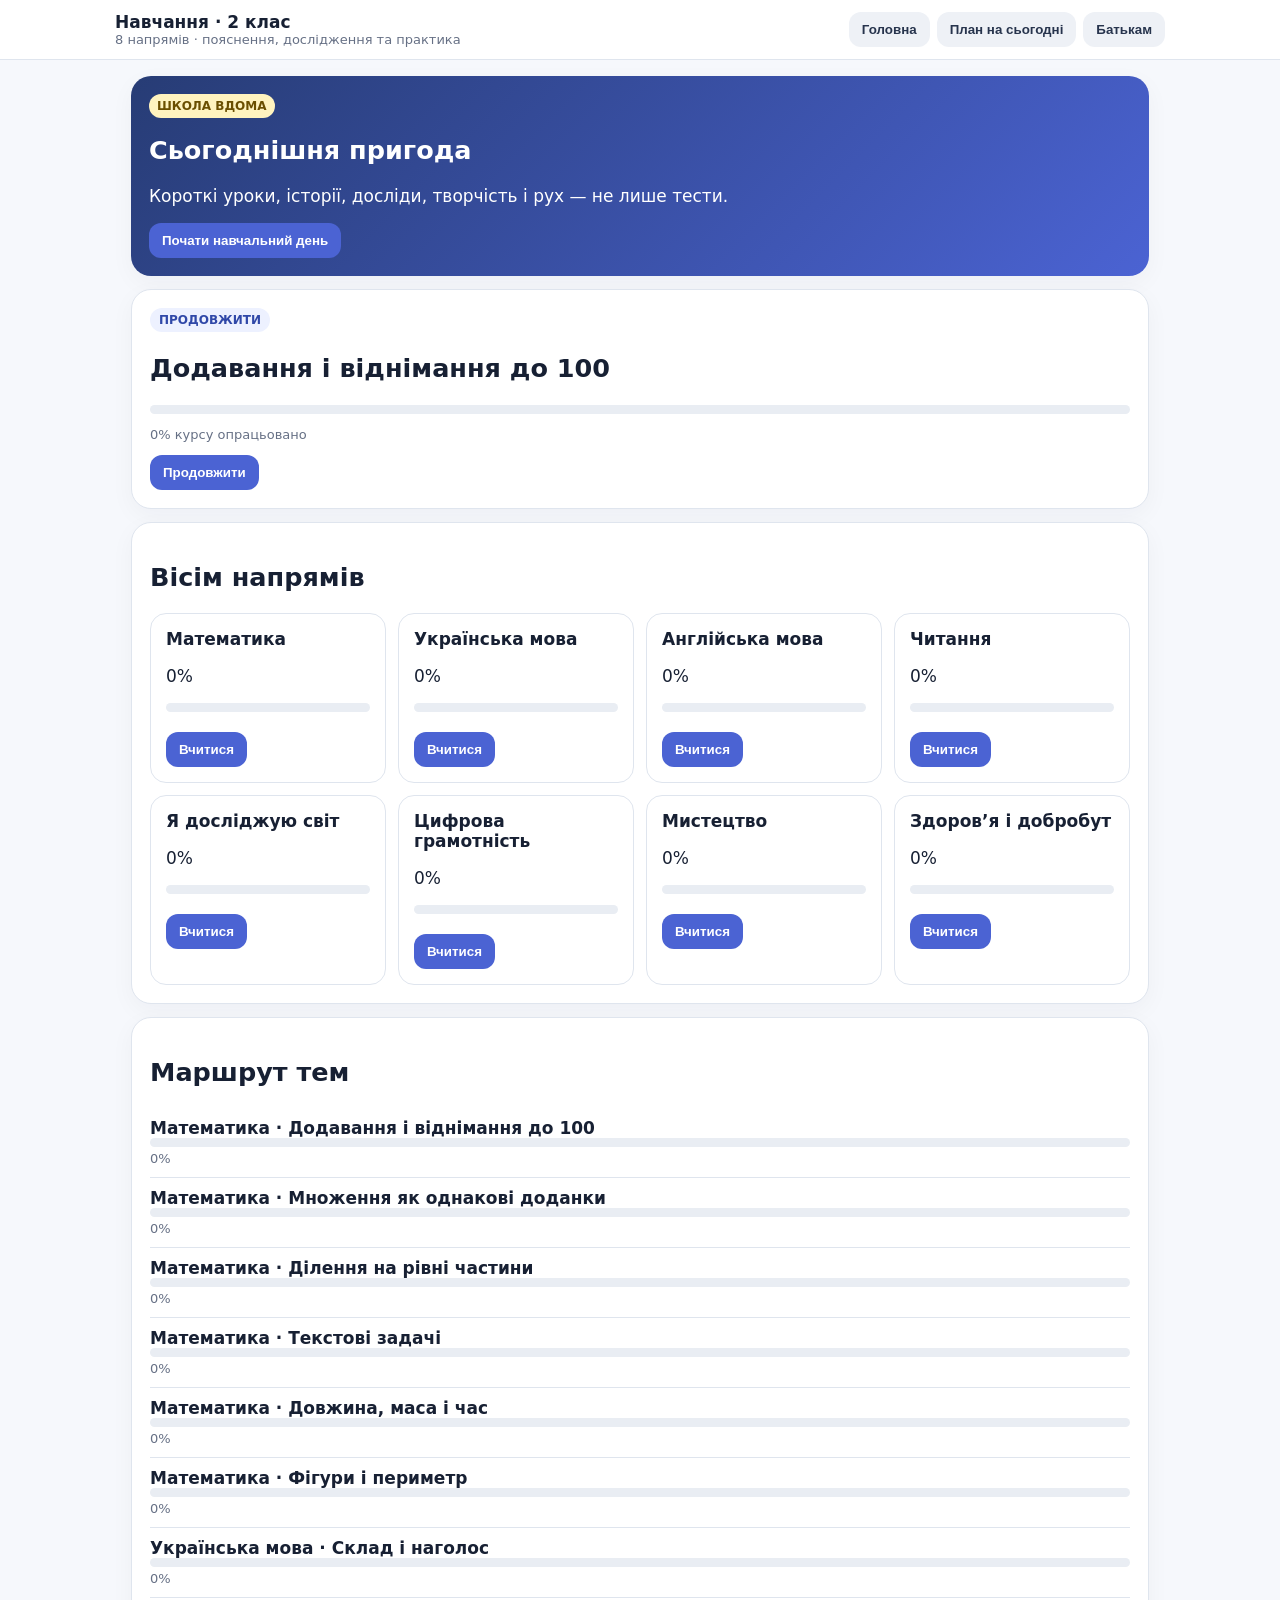
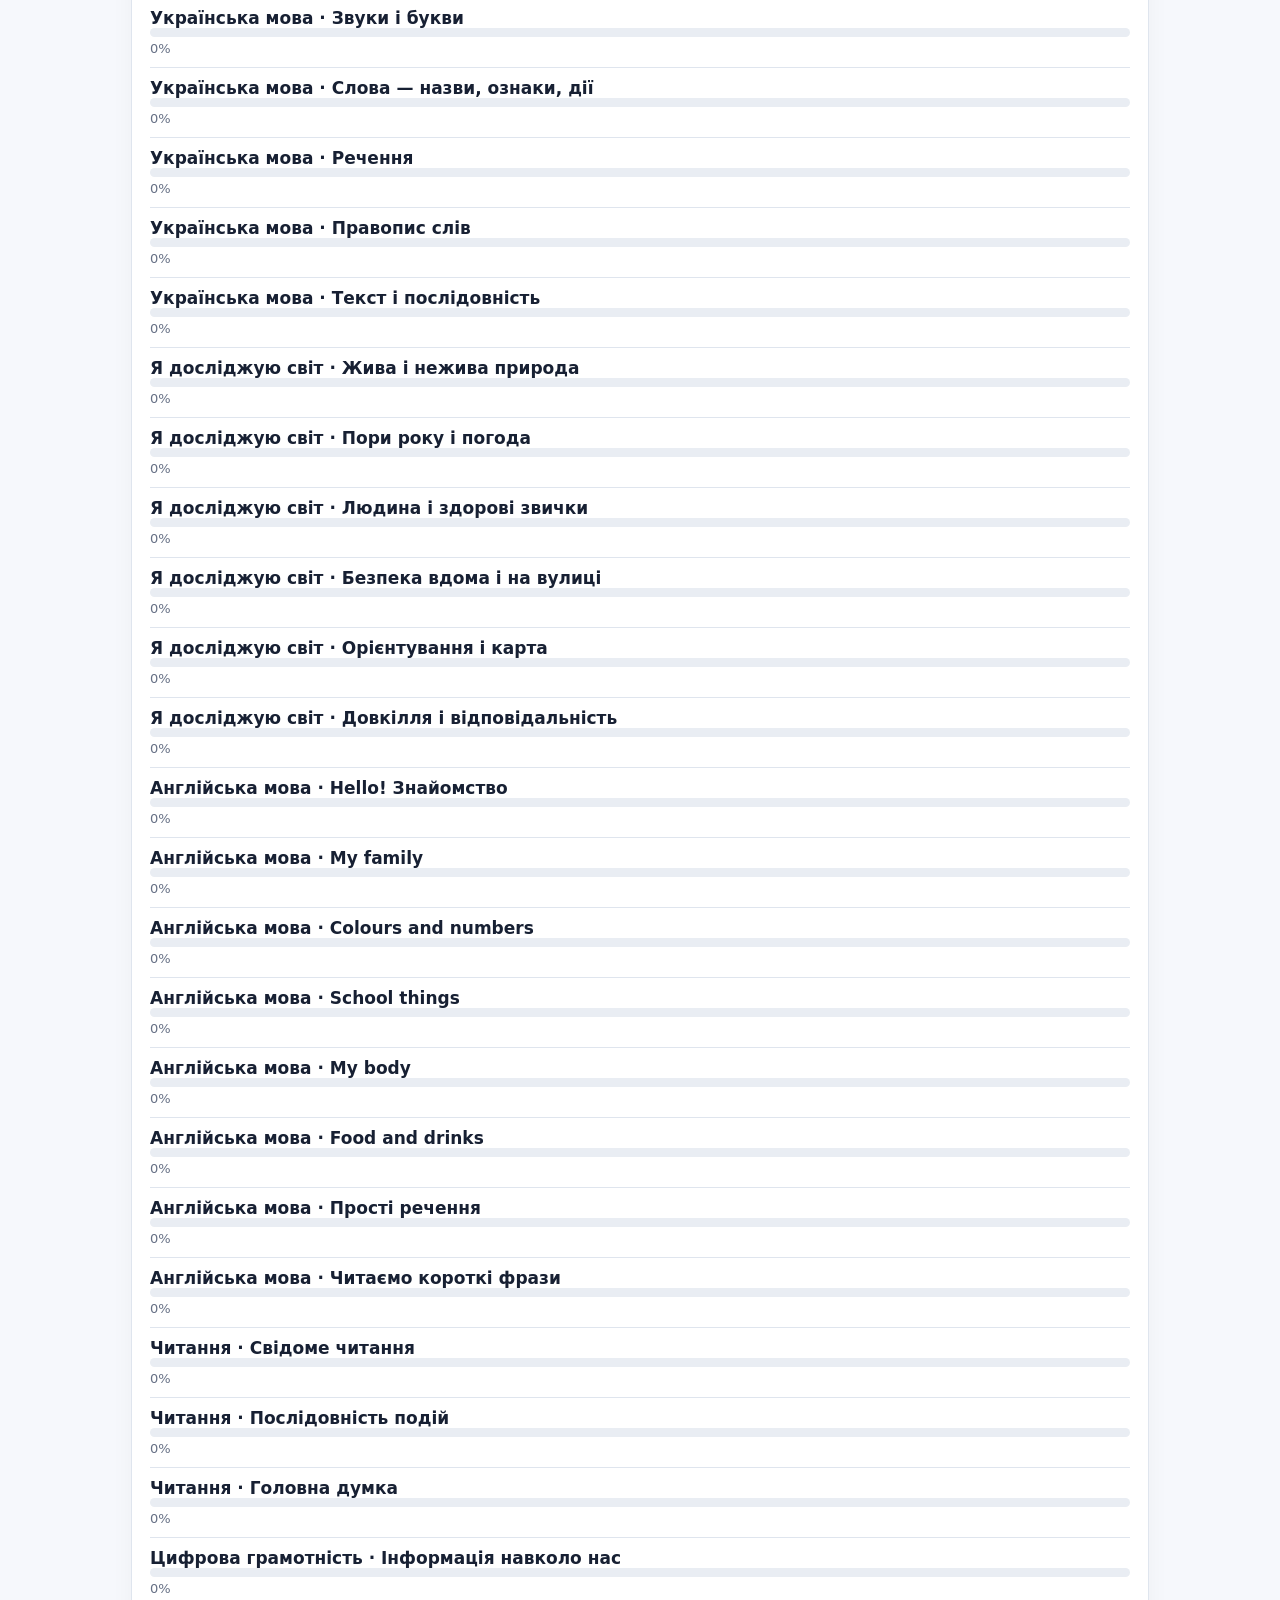
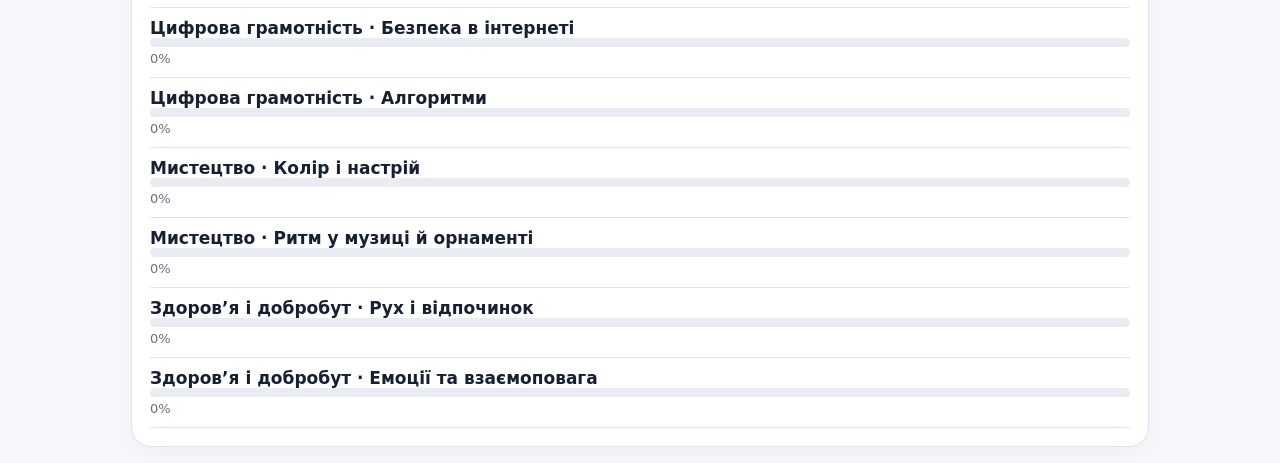
<file: class2/index.html>
<!doctype html><html lang="uk"><head><meta charset="utf-8"><meta name="viewport" content="width=device-width,initial-scale=1,viewport-fit=cover"><meta name="theme-color" content="#4b63d3"><meta name="apple-mobile-web-app-capable" content="yes"><meta name="apple-mobile-web-app-title" content="Навчання 2"><link rel="manifest" href="./manifest.webmanifest"><title>Навчання · 2 клас</title><style>
:root{--b:#f6f8fc;--c:#fff;--i:#172033;--m:#667085;--l:#dfe5ee;--p:#4b63d3;--g:#16815d;--r:#b53b43}*{box-sizing:border-box}body{margin:0;font:17px system-ui,-apple-system,sans-serif;background:var(--b);color:var(--i)}header{position:sticky;top:0;z-index:5;background:#fffffff2;border-bottom:1px solid var(--l);padding:12px}.head,main{max-width:1050px;margin:auto}.head{display:flex;justify-content:space-between;gap:10px;align-items:center}.actions{display:flex;gap:7px;flex-wrap:wrap}button{border:0;border-radius:12px;padding:10px 13px;font-weight:750;background:var(--p);color:#fff}.secondary{background:#eef1f6;color:#27344d}.danger{background:#b52f38}main{padding:16px}.grid{display:grid;grid-template-columns:repeat(12,1fr);gap:13px}.card{grid-column:span 12;background:#fff;border:1px solid var(--l);border-radius:20px;padding:18px;box-shadow:0 7px 25px #18243a0a}.half{grid-column:span 6}.subjects{display:grid;grid-template-columns:repeat(4,1fr);gap:12px}.subject{border:1px solid var(--l);border-radius:16px;padding:15px}.bar{height:9px;background:#e9edf3;border-radius:99px;overflow:hidden}.bar i{display:block;height:100%;background:var(--p)}.pill{display:inline-block;padding:5px 9px;border-radius:99px;background:#edf1ff;color:#3048a8;font-size:12px;font-weight:800}.small,.muted{font-size:13px;color:var(--m)}.hidden{display:none!important}.course{display:grid;grid-template-columns:260px 1fr;gap:14px}.side button{display:block;width:100%;margin:6px 0;text-align:left;background:#fff;color:var(--i);border:1px solid var(--l)}.hero,.theory,.question,.feedback,.review{border-radius:17px;padding:16px;margin:12px 0}.hero{background:#eef3ff}.theory{background:#f8fafc;border:1px solid var(--l)}.question{border:2px solid #dce4fb;background:#fff}.answer{display:flex;gap:8px;flex-wrap:wrap}.answer input{font-size:20px;min-width:180px;flex:1;padding:12px;border:1px solid #cfd7e4;border-radius:12px}.feedback.ok{background:#e9f7f0;color:#126443}.feedback.bad{background:#fff0f0;color:#8d2931}.review{background:#fff8e8}.stats{display:grid;grid-template-columns:repeat(4,1fr);gap:10px}.stat{background:#f8fafc;border:1px solid var(--l);padding:13px;border-radius:14px}.module{padding:10px 0;border-bottom:1px solid var(--l)}.kidscene{margin:12px 0;border-radius:20px;padding:16px;background:linear-gradient(135deg,#f0f5ff,#fff8e8);border:1px solid #dce4fb;overflow:hidden}.kidscene svg{width:100%;height:auto;max-height:210px;display:block}.story{margin:12px 0;padding:14px 16px;border-radius:16px;background:#fff7dc;border:1px solid #f1dda1}.story b{display:block;margin-bottom:5px}.examples{display:grid;grid-template-columns:repeat(3,1fr);gap:8px;margin:12px 0}.example{padding:10px;border-radius:13px;background:#f7f9fc;border:1px solid var(--l);text-align:center}.spark{font-size:28px}.choice{display:inline-block;padding:7px 10px;border-radius:10px;background:#eef3ff;margin:3px}.schoolday{background:linear-gradient(135deg,#273c75,#4b63d3);color:#fff;border:0}.schoolday .small{color:#e5eaff}.questgrid{display:grid;grid-template-columns:repeat(2,1fr);gap:10px}.quest{background:#fff;border:1px solid var(--l);border-radius:16px;padding:14px}.quest strong{display:block;margin-bottom:5px}.readbook{font-family:Georgia,serif;font-size:19px;line-height:1.65;background:#fffdf5;border:1px solid #eadfbd;border-radius:16px;padding:18px}.badge{font-size:12px;font-weight:800;background:#fff3bf;color:#6b4f00;padding:5px 8px;border-radius:99px}.offscreen{background:#e9f7f0;border:1px solid #bfe3d1;border-radius:16px;padding:14px;margin:12px 0}.challenge{background:#f2edff;border:1px solid #d9ccff;border-radius:16px;padding:14px;margin:12px 0}.activity{border:2px solid #dce4fb;border-radius:18px;padding:15px;margin:12px 0;background:#fff}.activity h3{margin-top:0}.tapgrid{display:grid;grid-template-columns:repeat(2,1fr);gap:9px}.tapgrid button{background:#f6f8ff;color:#172033;border:2px solid #dce4fb;min-height:58px;font-size:17px}.tapgrid button:active{transform:scale(.98)}.activityResult{margin-top:10px;font-weight:800}.learnpack{background:#eef7ff;border:1px solid #bfdcf4;border-radius:18px;padding:16px;margin:14px 0}.learnpack h3{margin-top:0}.learnsteps{display:grid;grid-template-columns:repeat(3,1fr);gap:8px}.learnstep{background:#fff;border-radius:12px;padding:10px;border:1px solid #d7e7f4}.quizbox{background:#fff;border:2px solid #d9e2f7;border-radius:18px;padding:16px;margin:14px 0}.quizitem{padding:13px 0;border-bottom:1px solid var(--l)}.quizitem:last-child{border:0}.quizopts{display:grid;gap:7px;margin-top:9px}.quizopts button{background:#f7f9ff;color:#172033;border:1px solid #ccd7ef;text-align:left}.quizopts button.good{background:#e8f7ef;border-color:#70bf98}.quizopts button.bad{background:#fff0f0;border-color:#e69aa0}.quizcheck{margin-top:8px}.quizfb{font-weight:750;margin-top:7px}.multiopt{display:flex;gap:8px;align-items:center;padding:8px;border:1px solid #dbe2ee;border-radius:10px;margin:6px 0}.learnsteps{grid-template-columns:repeat(3,1fr)}.tokenrow{display:flex;gap:7px;flex-wrap:wrap}.token{background:#fff7dc!important;color:#5d4600!important;border:1px solid #efd889!important}.built{min-height:48px;padding:10px;border:2px dashed #b7c4df;border-radius:12px;margin:9px 0}@media(max-width:760px){.subjects,.stats,.examples,.learnsteps{grid-template-columns:1fr}.half{grid-column:span 12}.course{display:block}.side{position:static}.head{align-items:flex-start}.brand small{display:none}} 
</style><link rel="stylesheet" href="./lessons/lessons.css"></head><body><header><div class="head"><div class="brand"><b>Навчання · 2 клас</b><div class="small">8 напрямів · пояснення, дослідження та практика</div></div><div class="actions"><button class="secondary" onclick="home()">Головна</button><button class="secondary" onclick="today()">План на сьогодні</button><button class="secondary" onclick="parentMode()">Батькам</button></div></div></header><main>
<section id="home"><div class="grid"><div class="card schoolday"><span class="badge">ШКОЛА ВДОМА</span><h1>Сьогоднішня пригода</h1><p>Короткі уроки, історії, досліди, творчість і рух — не лише тести.</p><button onclick="today()">Почати навчальний день</button></div><div class="card"><span class="pill">ПРОДОВЖИТИ</span><h2 id="continueTitle">Почнімо</h2><div class="bar"><i id="allBar"></i></div><p id="allText" class="small"></p><button onclick="continueLearning()">Продовжити</button></div><div class="card"><h2>Вісім напрямів</h2><div class="subjects" id="subjects"></div></div><div class="card"><h2>Маршрут тем</h2><div id="route"></div></div></div></section>
<section id="course" class="hidden"><div class="course"><aside class="card side"><b>Теми</b><div id="side"></div></aside><article id="lesson"></article></div></section>
<section id="today" class="hidden"><div class="card"><h2>План на сьогодні</h2><p class="muted">Одна нова тема + до двох коротких повторень.</p><div id="todayContent"></div></div></section>
<section id="parent" class="hidden"><div class="grid"><div class="card"><h2>Батьківський звіт</h2><div class="stats"><div class="stat">Спроб<br><b id="pa"></b></div><div class="stat">Правильно<br><b id="pc"></b></div><div class="stat">Точність<br><b id="pac"></b></div><div class="stat">Час<br><b id="pt"></b></div></div></div><div class="card half"><h3>Прогрес</h3><div id="pm"></div></div><div class="card half"><h3>Помилки</h3><div id="pe"></div></div><div class="card"><h3>Історія</h3><div id="ph"></div><hr><button onclick="exportProgress()">Експорт прогресу</button> <button class="secondary" onclick="importProgress()">Імпорт</button> <button class="danger" onclick="resetProgress()">Скинути прогрес</button></div></div></section>
</main><script>
const modules=[
{id:'m-add',s:'math',title:'Додавання і віднімання до 100',theory:'Розкладай числа на десятки й одиниці. Спочатку працюй з десятками, потім з одиницями.',kind:'arith'},
{id:'m-mult',s:'math',title:'Множення як однакові доданки',theory:'Множення показує, скільки разів узяли однакове число.',kind:'mult'},
{id:'m-div',s:'math',title:'Ділення на рівні частини',theory:'Ділення допомагає порівну розподілити предмети між групами.',kind:'div'},
{id:'m-word',s:'math',title:'Текстові задачі',theory:'Спочатку визнач, що відомо і що треба знайти. Обери дію за змістом, а не за окремим словом.',kind:'word'},
{id:'m-measure',s:'math',title:'Довжина, маса і час',theory:'Перед обчисленням перевір одиниці вимірювання. Порівнювати можна величини в однакових одиницях.',kind:'measure'},
{id:'m-geo',s:'math',title:'Фігури і периметр',theory:'Периметр — довжина межі фігури. Для прямокутника додаємо довжини всіх чотирьох сторін.',kind:'geo'},
{id:'u-syll',s:'ukr',title:'Склад і наголос',theory:'Склад утворюється навколо голосного звука. Наголошений склад вимовляємо сильніше.',kind:'syll'},
{id:'u-sound',s:'ukr',title:'Звуки і букви',theory:'Букви ми бачимо й пишемо, а звуки чуємо й вимовляємо. Голосні можна проспівати.',kind:'sound'},
{id:'u-word',s:'ukr',title:'Слова — назви, ознаки, дії',theory:'Назва відповідає на хто?/що?, ознака — який?/яка?, дія — що робить?',kind:'parts'},
{id:'u-sent',s:'ukr',title:'Речення',theory:'Речення виражає завершену думку. Починається з великої літери й має знак у кінці.',kind:'sent'},
{id:'u-spell',s:'ukr',title:'Правопис слів',theory:'Пиши слово уважно, промовляй його по складах і перевіряй небезпечні місця.',kind:'spell'},
{id:'u-text',s:'ukr',title:'Текст і послідовність',theory:'У тексті речення пов’язані однією темою. Події мають логічний порядок.',kind:'text'},
{id:'w-nature',s:'world',title:'Жива і нежива природа',theory:'Живі організми ростуть, живляться, дихають і розмножуються. Неживі об’єкти цих ознак не мають.',kind:'nature'},
{id:'w-season',s:'world',title:'Пори року і погода',theory:'Погода описує температуру, опади, вітер і стан неба. Пори року мають характерні зміни.',kind:'season'},
{id:'w-body',s:'world',title:'Людина і здорові звички',theory:'Сон, рух, чистота, вода та різноманітне харчування допомагають організму працювати.',kind:'body'},
{id:'w-safe',s:'world',title:'Безпека вдома і на вулиці',theory:'Спочатку оціни небезпеку. Не торкайся невідомих предметів, електрики чи вогню без дорослого.',kind:'safe'},
{id:'w-map',s:'world',title:'Орієнтування і карта',theory:'Карта показує місцевість умовними знаками. Напрямки допомагають описати шлях.',kind:'map'},
{id:'w-eco',s:'world',title:'Довкілля і відповідальність',theory:'Менше сміття, повторне використання речей та економія ресурсів зменшують шкоду довкіллю.',kind:'eco'}
,{id:'e-hello',s:'eng',title:'Hello! Знайомство',theory:'Вітайся англійською та називай себе: Hello! My name is ...',kind:'enghello'}
,{id:'e-family',s:'eng',title:'My family',theory:'Запам’ятай слова family, mother, father, sister, brother.',kind:'engfamily'}
,{id:'e-colors',s:'eng',title:'Colours and numbers',theory:'Повторюй кольори й числа в коротких словосполученнях.',kind:'engcolors'}
,{id:'e-school',s:'eng',title:'School things',theory:'Називай знайомі шкільні предмети: book, pen, pencil, bag, desk.',kind:'engschool'}
,{id:'e-body',s:'eng',title:'My body',theory:'Вчи слова через себе: head, hand, leg, eye, nose, ear.',kind:'engbody'}
,{id:'e-food',s:'eng',title:'Food and drinks',theory:'Називай прості продукти та будуй фрази I like ... / I do not like ...',kind:'engfood'}
,{id:'e-sent',s:'eng',title:'Прості речення',theory:'Англійське речення має сталий порядок: хто? + що робить/який є? + решта.',kind:'engsent'}
,{id:'e-read',s:'eng',title:'Читаємо короткі фрази',theory:'Читай фразу повністю й шукай знайомі слова, а не перекладай кожну букву окремо.',kind:'engread'}
,{id:'r-read',s:'read',title:'Свідоме читання',theory:'Після читання визнач героя, місце, подію та головну думку.',kind:'reading'}
,{id:'r-order',s:'read',title:'Послідовність подій',theory:'Відновлюй події за логікою: що було спочатку, потім і в кінці.',kind:'readorder'}
,{id:'r-main',s:'read',title:'Головна думка',theory:'Головна думка — найважливіше, що автор хотів сказати читачеві.',kind:'readmain'}
,{id:'d-info',s:'digital',title:'Інформація навколо нас',theory:'Інформацію можна отримати з тексту, зображення, звуку та спостереження.',kind:'dinfo'}
,{id:'d-safe',s:'digital',title:'Безпека в інтернеті',theory:'Не повідомляй незнайомцям ім’я, адресу, пароль чи інші особисті дані. Якщо щось лякає — звернися до дорослого.',kind:'dsafe'}
,{id:'d-algo',s:'digital',title:'Алгоритми',theory:'Алгоритм — точна послідовність кроків для виконання завдання.',kind:'dalgo'}
,{id:'a-color',s:'art',title:'Колір і настрій',theory:'Кольори, лінії та форми можуть передавати різний настрій.',kind:'artcolor'}
,{id:'a-rhythm',s:'art',title:'Ритм у музиці й орнаменті',theory:'Ритм виникає, коли елементи або звуки повторюються за певним порядком.',kind:'artrhythm'}
,{id:'h-move',s:'health',title:'Рух і відпочинок',theory:'Організму потрібні і рух, і відновлення. Чергуй активність, навчання та відпочинок.',kind:'hmove'}
,{id:'h-emotion',s:'health',title:'Емоції та взаємоповага',theory:'Емоції можна називати словами. Важливо говорити про свої почуття без образ і слухати інших.',kind:'hemotion'}];
const B={
arith:[[47,'28 + 19'],[36,'52 − 16'],[71,'34 + 37'],[48,'83 − 35'],[90,'46 + 44'],[27,'60 − 33']],
mult:[[12,'3 групи по 4 предмети'],[10,'2 групи по 5'],[18,'3 групи по 6'],[20,'4 групи по 5'],[16,'2 групи по 8'],[15,'5 груп по 3']],
div:[[4,'12 предметів порівну між 3 дітьми'],[5,'20 предметів у 4 рівні групи'],[3,'18 предметів у 6 груп'],[7,'14 предметів між 2 дітьми'],[6,'24 предмети у 4 групи'],[8,'16 предметів між 2 дітьми']],
word:[[17,'Було 9 яблук, додали ще 8. Скільки стало?'],[13,'Було 21 олівець, 8 віддали. Скільки лишилося?'],[24,'У 3 коробках по 8 кубиків. Скільки всього?'],[5,'15 цукерок поділили порівну між 3 дітьми. Скільки кожному?'],[32,'На полиці 18 книг і ще 14. Скільки разом?'],[19,'Було 40 наліпок, 21 використали. Скільки лишилось?']],
measure:[[100,'Скільки сантиметрів у 1 метрі?'],[60,'Скільки хвилин в 1 годині?'],[7,'Скільки днів у тижні?'],[1000,'Скільки грамів у 1 кілограмі?'],[30,'Стрічка 50 см, відрізали 20 см. Скільки лишилось?'],[90,'1 год 30 хв — скільки це хвилин?']],
geo:[[14,'Прямокутник має сторони 3 см і 4 см. Знайди периметр.'],[20,'Квадрат має сторону 5 см. Знайди периметр.'],[18,'Прямокутник 4 см × 5 см. Периметр?'],[12,'Квадрат зі стороною 3 см. Периметр?'],[16,'Прямокутник 2 см × 6 см. Периметр?'],[24,'Квадрат зі стороною 6 см. Периметр?']],
syll:[[2,'Скільки складів у слові «вода»?'],[3,'Скільки складів у слові «машина»?'],[2,'Скільки складів у слові «книга»?'],[3,'Скільки складів у слові «молоко»?'],[2,'Скільки складів у слові «весна»?'],[3,'Скільки складів у слові «дерево»?']],
sound:[[3,'Скільки голосних букв у слові «малина»?'],[2,'Скільки голосних у слові «вода»?'],[2,'Скільки голосних у слові «книга»?'],[3,'Скільки голосних у слові «дорога»?'],[2,'Скільки голосних у слові «літо»?'],[4,'Скільки голосних букв у слові «Україна»?']],
parts:[['дія','Яке це слово за значенням: «біжить» — назва, ознака чи дія?'],['ознака','«зелений» — назва, ознака чи дія?'],['назва','«школа» — назва, ознака чи дія?'],['дія','«читає» — назва, ознака чи дія?'],['ознака','«веселий» — назва, ознака чи дія?'],['назва','«кіт» — назва, ознака чи дія?']],
sent:[['.','Який знак поставити: «Сьогодні сонячно__»'],['?','Який знак: «Котра година__»'],['!','Який знак доречний: «Яка краса__»'],['.','«Ми йдемо до школи__»'],['?','«Де моя книжка__»'],['!','«Обережно__»']],
spell:[['джміль','Введи правильно слово: джміл / джміль'],['Україна','Введи правильно назву країни: україна / Україна'],['під’їзд','Введи правильно: підїзд / під’їзд'],['м’яч','Введи правильно: мяч / м’яч'],['Київ','Введи правильно назву міста: київ / Київ'],['сім’я','Введи правильно: сімя / сім’я']],
text:[[2,'Що має бути раніше? 1 — «Ми прийшли додому», 2 — «Ми вийшли зі школи». Введи номер.'],[1,'Що спочатку? 1 — посадили насіння, 2 — з’явився паросток.'],[2,'Що пізніше? 1 — прокинулись, 2 — поснідали.'],[1,'Що раніше? 1 — набрали воду, 2 — полили квіти.'],[2,'Що пізніше? 1 — одягнулися, 2 — вийшли з дому.'],[1,'Що спочатку? 1 — відкрили книжку, 2 — почали читати.']],
nature:[['жива','Дерево — жива чи нежива природа?'],['нежива','Камінь — жива чи нежива природа?'],['жива','Метелик — жива чи нежива природа?'],['нежива','Вода — жива чи нежива природа?'],['жива','Гриб — жива чи нежива природа?'],['нежива','Повітря — жива чи нежива природа?']],
season:[['зима','Сніг і мороз найхарактерніші для якої пори року?'],['весна','Тане сніг і з’являються перші квіти — яка пора?'],['літо','Найтепліші довгі дні — яка пора року?'],['осінь','Листя жовтіє й опадає — яка пора?'],['дощ','Що є опадами: вітер чи дощ?'],['вітер','Що описує рух повітря: вітер чи температура?']],
body:[['сон','Що потрібне організму щоночі: сон чи цукерки?'],['вода','Що краще втамовує спрагу: вода чи чипси?'],['рух','Що зміцнює тіло: регулярний рух чи постійне сидіння?'],['руки','Що треба мити перед їжею?'],['зуби','Що чистимо вранці та ввечері?'],['відпочинок','Після тривалої роботи організму потрібен...']],
safe:[['дорослого','Якщо знайшов невідомий небезпечний предмет, поклич...'],['стій','Перед переходом дороги спочатку зупинись. Введи: стій'],['ні','Чи можна торкатися оголеного дроту? так/ні'],['ні','Чи можна гратися сірниками? так/ні'],['так','Чи треба пристібатися в автомобілі? так/ні'],['дорослого','Якщо відчув запах диму вдома, негайно поклич...']],
map:[['північ','На більшості карт угорі позначають...'],['південь','Протилежний напрямок до півночі — ...'],['схід','Сонце сходить приблизно на...'],['захід','Сонце заходить приблизно на...'],['карта','Зменшене умовне зображення місцевості — ...'],['маршрут','Шлях від початку до місця призначення — ...']],
eco:[['так','Чи варто вимикати воду, поки чистиш зуби? так/ні'],['так','Чи корисно використовувати торбинку багато разів? так/ні'],['ні','Чи варто кидати батарейки у звичайне сміття? так/ні'],['так','Чи треба сортувати відходи, якщо є така можливість? так/ні'],['ні','Чи добре залишати світло ввімкненим у порожній кімнаті? так/ні'],['так','Чи можна повторно використовувати чисті коробки для зберігання? так/ні']],
enghello:[['hello','Як англійською сказати «привіт»?'],['name','Встав слово: My ___ is Anna.'],['hi','Коротке англійське привітання з двох літер.'],['bye','Як коротко сказати «бувай»?'],['I','Встав слово: ___ am Max.'],['my','Встав слово: This is ___ name.']],
engfamily:[['mother','Мама англійською — ...'],['father','Тато англійською — ...'],['sister','Сестра англійською — ...'],['brother','Брат англійською — ...'],['family','Родина англійською — ...'],['mum','Короткий розмовний варіант слова «мама» англійською.']],
engcolors:[['red','Червоний англійською — ...'],['blue','Синій англійською — ...'],['green','Зелений англійською — ...'],['yellow','Жовтий англійською — ...'],['five','Число 5 англійською словом — ...'],['ten','Число 10 англійською словом — ...']],
engschool:[['book','Книга англійською — ...'],['pen','Ручка англійською — ...'],['pencil','Олівець англійською — ...'],['bag','Сумка/рюкзак англійською — ...'],['desk','Парта/письмовий стіл англійською — ...'],['school','Школа англійською — ...']],
engbody:[['head','Голова англійською — ...'],['hand','Рука (кисть) англійською — ...'],['leg','Нога англійською — ...'],['eye','Око англійською — ...'],['nose','Ніс англійською — ...'],['ear','Вухо англійською — ...']],
engfood:[['apple','Яблуко англійською — ...'],['water','Вода англійською — ...'],['milk','Молоко англійською — ...'],['bread','Хліб англійською — ...'],['like','Встав слово: I ___ apples.'],['food','Їжа англійською — ...']],
engsent:[['am','I ___ seven.'],['is','She ___ my sister.'],['is','This ___ a book.'],['are','We ___ friends.'],['I','___ like milk.'],['My','___ name is Tom.']],
engread:[['cat','Прочитай: The cat is red. Яка тварина згадана англійською?'],['blue','Прочитай: My bag is blue. Якого кольору сумка? Відповідай англійською.'],['book','Прочитай: This is my book. Що це? Відповідай англійською.'],['milk','Прочитай: I like milk. Що подобається дитині? Англійською.'],['sister','Прочитай: Anna is my sister. Ким є Anna? Англійською.'],['school','Прочитай: I go to school. Куди йде дитина? Англійською.']],
reading:[[1,'«Оленка взяла парасольку, бо надворі почався дощ». Чому вона взяла парасольку? 1 — через дощ, 2 — через сонце'],[2,'«Кіт сховався під стілець від гучного пилососа». Чого злякався кіт? 1 — стільця, 2 — пилососа'],[1,'«Марко полив квітку, бо земля була суха». Навіщо? 1 — квітці потрібна вода, 2 — щоб забруднити підлогу'],[2,'«Софія повернула книжку до бібліотеки». Куди вона її повернула? 1 — у магазин, 2 — у бібліотеку'],[1,'«Вранці Назар одягнув куртку, бо було холодно». Чому? 1 — було холодно, 2 — було спекотно'],[2,'«Бджола прилетіла до квітки по нектар». Навіщо? 1 — спати, 2 — по нектар']],
readorder:[[1,'Що раніше? 1 — відкрив книжку, 2 — прочитав сторінку'],[2,'Що пізніше? 1 — насипали землю, 2 — посадили насіння'],[1,'Що раніше? 1 — вимили руки, 2 — сіли їсти'],[2,'Що пізніше? 1 — взулися, 2 — вийшли надвір'],[1,'Що спочатку? 1 — увімкнули чайник, 2 — вода закипіла'],[2,'Що в кінці? 1 — почали малювати, 2 — завершили малюнок']],
readmain:[[1,'Текст про те, як діти прибрали сміття в парку. Головна думка: 1 — довкілля треба берегти, 2 — сміття красиве'],[2,'Герой щодня тренувався і навчився плавати. Головна думка: 1 — не варто пробувати, 2 — наполегливість допомагає'],[1,'Друзі поділилися олівцями. Головна думка: 1 — допомагати добре, 2 — треба сваритися'],[2,'Дівчинка вимкнула воду під час чищення зубів. Головна думка: 1 — воду треба лити, 2 — ресурси слід берегти'],[1,'Хлопчик визнав помилку й виправив її. Головна думка: 1 — помилки можна виправляти, 2 — треба приховувати помилки'],[2,'Діти уважно вислухали одне одного. Головна думка: 1 — перебивати корисно, 2 — повага важлива']],
dinfo:[['текст','Книжка передає інформацію переважно через ...'],['звук','Ми чуємо музику як ...'],['зображення','Фотографія передає інформацію як ...'],['так','Чи може дорожній знак передавати інформацію? так/ні'],['так','Чи можна отримати інформацію спостереженням? так/ні'],['ні','Чи є пароль видом інформації, який треба повідомляти всім? так/ні']],
dsafe:[['ні','Чи можна надсилати пароль незнайомцю? так/ні'],['дорослого','Якщо в інтернеті щось налякало, поклич ...'],['ні','Чи варто повідомляти домашню адресу незнайомцю? так/ні'],['так','Чи треба запитати дорослого перед встановленням невідомої програми? так/ні'],['ні','Чи треба відкривати будь-яке незнайоме посилання? так/ні'],['так','Чи можна закрити сторінку, якщо вона викликає страх або дискомфорт? так/ні']],
dalgo:[[3,'Алгоритм: 1 взутися, 2 відчинити двері, 3 вийти. Скільки кроків?'],[1,'Що спочатку для чаю? 1 — налити воду в чайник, 2 — пити чай'],[2,'Що після «відкрити зошит»? 1 — закрити очі, 2 — знайти потрібну сторінку'],[1,'Який порядок логічний? 1 — увімкнути світло, потім бачити краще; 2 — навпаки'],[4,'Є чотири послідовні команди. Скільки кроків в алгоритмі?'],[2,'Що має бути раніше? 1 — з’їсти готову страву, 2 — приготувати її. Введи номер правильної першої дії.']],
artcolor:[['теплий','Червоний і помаранчевий часто називають теплими чи холодними кольорами?'],['холодний','Синій часто сприймають як теплий чи холодний колір?'],['лінія','Що може бути прямим, хвилястим, ламаним: лінія чи звук?'],['форма','Коло і квадрат — це колір чи форма?'],['так','Чи може колір передавати настрій? так/ні'],['так','Чи можна поєднувати різні матеріали у творчій роботі? так/ні']],
artrhythm:[['ритм','Повторення елементів за порядком називається ...'],[2,'У візерунку ●▲●▲ що повторюється через скільки елементів?'],['так','Чи може ритм бути в музиці? так/ні'],['так','Чи може ритм бути в орнаменті? так/ні'],[3,'Плеск-плеск-пауза повторюється. Скільки частин у схемі?'],['повторення','Що лежить в основі ритму: повторення чи випадковість?']],
hmove:[['рух','Що корисно чергувати з сидінням: рух чи ще більше сидіння?'],['сон','Що допомагає організму відновитися вночі?'],['так','Чи корисна коротка руханка між заняттями? так/ні'],['вода','Що краще пити після активної гри?'],['відпочинок','Після навантаження потрібен ...'],['так','Чи потрібен організму регулярний режим дня? так/ні']],
hemotion:[['радість','Як називається приємна емоція, коли сталося щось хороше?'],['сум','Яка емоція можлива після втрати улюбленої речі?'],['так','Чи можна спокійно сказати іншому, що тобі неприємно? так/ні'],['ні','Чи добре ображати людину через її помилку? так/ні'],['слухати','Що важливо робити, коли інша людина пояснює свої почуття?'],['дорослого','Якщо сам не можеш упоратися зі складною ситуацією, можна попросити допомоги у ...']]
};
const names={math:'Математика',ukr:'Українська мова',world:'Я досліджую світ',eng:'Англійська мова',read:'Читання',digital:'Цифрова грамотність',art:'Мистецтво',health:'Здоров’я і добробут'};
const KEY='learn2_v1',BACK='learn2_v1_backup';let state;try{state=JSON.parse(localStorage.getItem(KEY)||'null')}catch(e){}if(!state)try{state=JSON.parse(localStorage.getItem(BACK)||'null')}catch(e){}state=state||{attempts:0,correct:0,done:{},errors:{},variant:{},history:[],last:'m-add',review:{},studyMs:0};state.done=state.done||{};state.errors=state.errors||{};state.variant=state.variant||{};state.history=state.history||[];state.review=state.review||{};state.studyMs=state.studyMs||0;let tick=Date.now();
function persist(){try{let r=JSON.stringify(state);localStorage.setItem(KEY,r);localStorage.setItem(BACK,r)}catch(e){}}
function save(){persist();render()}function track(){let n=Date.now();if(!document.hidden)state.studyMs+=Math.min(n-tick,300000);tick=n;persist()}document.addEventListener('visibilitychange',track);window.addEventListener('pagehide',track);
const $=x=>document.getElementById(x);function hide(){['home','course','today','parent'].forEach(x=>$(x).classList.add('hidden'))}function home(){hide();$('home').classList.remove('hidden');render()}function pct(id){return Math.round(new Set(state.done[id]||[]).size/6*100)}function subjPct(s){let a=modules.filter(x=>x.s===s);return Math.round(a.reduce((z,m)=>z+pct(m.id),0)/a.length)}function normalize(x){return String(x??'').trim().toLocaleLowerCase('uk-UA').replace(/[’']/g,"'")}
function render(){let overall=Math.round(modules.reduce((z,m)=>z+pct(m.id),0)/modules.length);$('allBar').style.width=overall+'%';$('allText').textContent=overall+'% курсу опрацьовано';let lm=modules.find(x=>x.id===state.last);$('continueTitle').textContent=lm?lm.title:'Почнімо';$('subjects').innerHTML=['math','ukr','eng','read','world','digital','art','health'].map(s=>'<div class="subject"><b>'+names[s]+'</b><p>'+subjPct(s)+'%</p><div class="bar"><i style="width:'+subjPct(s)+'%"></i></div><br><button onclick="openFirst(\''+s+'\')">Вчитися</button></div>').join('');$('route').innerHTML=modules.map(m=>'<div class="module"><b>'+names[m.s]+' · '+m.title+'</b><div class="bar"><i style="width:'+pct(m.id)+'%"></i></div><span class="small">'+pct(m.id)+'%</span></div>').join('')}
function openFirst(s){openLesson(modules.find(m=>m.s===s).id)}function continueLearning(){openLesson(state.last||'m-add')}
function interactiveActivity(m,v){
 const sets={
 math:[['🍎 8 + 7','15'],['🚀 12 − 5','7'],['🧱 3 групи по 4','12'],['📏 1 м','100 см']],
 ukr:[['🐱 Кіт','назва'],['🌿 зелений','ознака'],['🏃 біжить','дія'],['❓ Де книжка','?']],
 eng:[['🍎 apple','яблуко'],['🎒 bag','сумка'],['🔵 blue','синій'],['👋 Hello','привіт']],
 read:[['Хто?','герой'],['Де?','місце'],['Що сталося?','подія'],['Чому?','причина']],
 world:[['🌳 дерево','жива природа'],['🪨 камінь','нежива природа'],['🌧️ дощ','опади'],['🧭 N','північ']],
 digital:[['🔒 пароль','секрет'],['1 → 2 → 3','алгоритм'],['⚠️ дивне посилання','покликати дорослого'],['🏠 адреса','не повідомляти']],
 art:[['🔴','теплий колір'],['🔵','холодний колір'],['●▲●▲','ритм'],['〰️','лінія']],
 health:[['💧','вода'],['😴','сон'],['🏃','рух'],['🙂','емоція']]
 };
 let a=sets[m.s]||sets.math,p=a[v%a.length],wrong=a[(v+1)%a.length][1];
 return '<div class="activity"><h3>🎮 Спробуй руками</h3><div class="small">Натисни правильну картку.</div><p><b>'+p[0]+'</b></p><div class="tapgrid">'+shuffle2(p[1],wrong).map(x=>'<button onclick="tapAnswer(this,\''+escAttr(x)+'\',\''+escAttr(p[1])+'\')">'+x+'</button>').join('')+'</div><div class="activityResult"></div></div>';
}
function shuffle2(a,b){return Math.random()<.5?[a,b]:[b,a]}
function escAttr(s){return String(s).replace(/\\/g,'\\\\').replace(/'/g,"\\'")}
function tapAnswer(btn,val,right){let box=btn.closest('.activity'),r=box.querySelector('.activityResult');if(normalize(val)===normalize(right)){r.textContent='🎉 Так! Картку знайдено.';r.style.color='#16815d';btn.style.borderColor='#16815d'}else{r.textContent='💡 Не ця. Подумай і натисни іншу.';r.style.color='#b53b43';btn.style.borderColor='#b53b43'}}
function wordBuilder(m,v){
 if(!['eng','ukr'].includes(m.s))return '';
 let packs=m.s==='eng'?[['I','like','apples'],['My','bag','is','blue'],['This','is','my','book']]:[['Кіт','тихо','спить'],['Діти','читають','книжку'],['Сонце','яскраво','світить']],p=packs[v%packs.length];
 return '<div class="activity"><h3>🧩 Склади речення</h3><div class="built">Натискай слова по черзі → <b class="builtText"></b></div><div class="tokenrow">'+p.map(w=>'<button class="token" onclick="addToken(this,\''+escAttr(w)+'\')">'+w+'</button>').join('')+'</div><button class="secondary" style="margin-top:8px" onclick="clearTokens(this)">Очистити</button></div>'
}
function addToken(btn,w){let a=btn.closest('.activity'),t=a.querySelector('.builtText');t.textContent+=(t.textContent?' ':'')+w;btn.disabled=true}
function clearTokens(btn){let a=btn.closest('.activity');a.querySelector('.builtText').textContent='';a.querySelectorAll('.token').forEach(x=>x.disabled=false)}
function enrichment(m,v){
 const off={math:'Знайди вдома 5 однакових предметів. Склади з ними власну математичну задачу.',ukr:'Обери будь-який предмет поруч і усно склади про нього речення з назвою, ознакою та дією.',eng:'Покажи на 3 предмети навколо й спробуй назвати англійською те, що вже знаєш.',read:'Прочитай уголос 5–10 хвилин будь-яку дитячу книжку. Розкажи дорослому, що було найцікавіше.',world:'Подивись у вікно або вийди з дорослим надвір. Запиши чи розкажи 3 спостереження про природу.',digital:'Без екрана склади алгоритм із 4 кроків: як зібрати рюкзак або зробити бутерброд.',art:'Візьми папір і створи маленький візерунок, у якому повторюються 2–3 елементи.',health:'Зроби 10 присідань, потягнися вгору та зроби кілька спокійних вдихів.'};
 const challenge={math:'⭐ Спробуй придумати схожу задачу для дорослого.',ukr:'⭐ Спробуй пояснити правило своїми словами.',eng:'⭐ Скажи нове слово в короткій фразі.',read:'⭐ Передбач, що могло б статися далі.',world:'⭐ Постав власне запитання про те, що щойно вивчив.',digital:'⭐ Знайди один крок, який не можна переставляти місцями.',art:'⭐ Зміни один елемент так, щоб настрій роботи став іншим.',health:'⭐ Поясни, навіщо ця звичка потрібна організму.'};
 return '<div class="challenge"><b>🧠 Завдання дослідника</b><br>'+challenge[m.s]+'</div><div class="offscreen"><b>🌍 Місія без екрана</b><br>'+off[m.s]+'</div>';
}
const PUBLIC_READINGS=[
{title:'Лисиця та виноград',note:'за мотивами байки Езопа',text:'Лисиця побачила високо на лозі стиглий виноград. Вона стрибала раз, другий, третій, але не дістала ягід. Відходячи, лисиця сказала собі, що виноград, мабуть, ще кислий.',q:'Чому лисиця назвала виноград кислим?'},
{title:'Лев і миша',note:'за мотивами байки Езопа',text:'Лев відпустив маленьку мишу, яка випадково його розбудила. Згодом лев потрапив у сітку. Миша почула його рев, прибігла й перегризла мотузки. Так маленький друг допоміг великому.',q:'Що показує вчинок миші?'},
{title:'Рукавичка',note:'за мотивами української народної казки',text:'У лісі лежала загублена рукавичка. До неї по черзі приходили звірі й просилися погрітися. У маленькій рукавичці ставало дедалі тісніше, але мешканці намагалися поміститися разом.',q:'Чому в рукавичці ставало тісно?'},
{title:'Колосок',note:'за мотивами української народної казки',text:'Півник знайшов колосок і попросив друзів допомогти: обмолотити зерно, змолоти його та замісити тісто. Друзі щоразу відмовлялися. Півник зробив роботу сам і спік пиріжки.',q:'Яка риса півника допомогла завершити роботу?'}
];
function readingExtra(m,v){if(m.s!=='read')return '';let r=PUBLIC_READINGS[v%PUBLIC_READINGS.length];return '<div class="readbook"><span class="badge">ЧИТАЄМО ІСТОРІЮ</span><h3>'+r.title+'</h3><div class="small">'+r.note+'</div><p>'+r.text+'</p><b>💬 Подумай:</b> '+r.q+'</div>'}
function scene(m,v){
 const palettes={math:['#ffd166','#4b63d3'],ukr:['#ff8fab','#7b2cbf'],eng:['#74c0fc','#1864ab'],read:['#ffd43b','#f76707'],world:['#8ce99a','#2b8a3e'],digital:['#91a7ff','#364fc7'],art:['#ffa8a8','#9c36b5'],health:['#63e6be','#087f5b']},p=palettes[m.s]||palettes.math;
 const icons={math:'✦',ukr:'А',eng:'ABC',read:'📖',world:'🌱',digital:'⌘',art:'★',health:'♥'},ic=icons[m.s];
 return '<div class="kidscene"><svg viewBox="0 0 700 210" role="img" aria-label="Навчальна ілюстрація"><rect width="700" height="210" rx="28" fill="'+p[0]+'" opacity=".22"/><circle cx="95" cy="105" r="60" fill="'+p[0]+'"/><circle cx="610" cy="70" r="38" fill="'+p[1]+'" opacity=".18"/><path d="M450 165 C500 80 570 190 660 110" fill="none" stroke="'+p[1]+'" stroke-width="12" stroke-linecap="round" opacity=".25"/><text x="95" y="122" text-anchor="middle" font-size="'+(ic.length>2?32:60)+'" font-family="system-ui" font-weight="800" fill="#172033">'+ic+'</text><text x="185" y="88" font-size="27" font-family="system-ui" font-weight="800" fill="#172033">'+m.title.replace(/&/g,'&amp;')+'</text><text x="185" y="128" font-size="18" font-family="system-ui" fill="#4b5565">Місія '+(v+1)+' · досліди → подумай → відповідай</text><circle cx="210" cy="164" r="8" fill="'+p[1]+'"/><circle cx="240" cy="164" r="8" fill="'+p[0]+'"/><circle cx="270" cy="164" r="8" fill="'+p[1]+'"/></svg></div>';
}
function storyFor(m,v){
 const stories={
 math:['У крамниці роботів треба швидко порахувати деталі.','Космічна команда пакує припаси у контейнери.','Маленький архітектор перевіряє розміри будиночка.'],
 ukr:['Редактор дитячої газети шукає мовну помилку.','Лисеня пише лист другові й просить тебе перевірити текст.','У бібліотеці загубилися слова — допоможи повернути їх на місце.'],
 eng:['Ти зустрів нового друга з іншої країни. Спробуй порозумітися англійською.','Мандрівник збирає англійські слова для наступної пригоди.','У маленькому кафе всі підписи англійською — розшифруй їх.'],
 read:['Ти детектив історій: уважна деталь допоможе знайти відповідь.','Книжковий герой залишив підказку в одному реченні.','Склади події так, ніби монтуєш маленький мультфільм.'],
 world:['Сьогодні ти дослідник природи з власним польовим щоденником.','Експедиція помітила щось цікаве — допоможи це пояснити.','У науковій лабораторії потрібне твоє спостереження.'],
 digital:['Ти керуєш маленьким роботом і вчиш його діяти безпечно.','Цифровий детектив перевіряє повідомлення та команди.','Допоможи герою пройти інтернет-пригоду без небезпечних кроків.'],
 art:['У майстерні художника сьогодні експеримент із формою, кольором і ритмом.','Створи подумки афішу для казкової вистави.','Музичний робот шукає ритм у звуках і візерунках.'],
 health:['Герой готується до активного дня й обирає корисні звички.','Команда друзів вчиться розуміти емоції одне одного.','Склади для героя безпечний і здоровий день.']
 };let a=stories[m.s]||stories.math;return '<div class="story"><b>🌟 Мініісторія</b>'+a[v%a.length]+'</div>';
}
function examplesFor(m){
 const x={math:['🍎 8 + 7','🧱 3 × 4','📏 1 м = 100 см'],ukr:['🐱 хто?','🌿 зелений','🏃 біжить'],eng:['👋 Hello!','🎒 bag','🍎 apple'],read:['Хто герой?','Що сталося?','Чому?'],world:['🌳 живе','☁️ погода','🧭 напрям'],digital:['🔒 пароль','1 → 2 → 3','🛡️ безпека'],art:['🔴 колір','〰️ лінія','♫ ритм'],health:['💧 вода','🏃 рух','🙂 емоції']}[m.s]||[];
 return '<div class="examples">'+x.map(z=>'<div class="example"><span class="spark">'+z.split(' ')[0]+'</span><br>'+z.substring(z.indexOf(' ')+1)+'</div>').join('')+'</div>';
}

const CLASS2_GUIDES={
 math:['Поклади перед собою десятки й одиниці. Кожен десяток — це 10 окремих одиниць.','Якщо одиниць стало 10 або більше, обміняй десять одиниць на один десяток.','Перевір обчислення іншою дією або склади задачу про покупки.'],
 ukr:['Прочитай слово чи речення вголос. Спочатку визнач, про кого або про що йдеться.','Знайди слово, яке називає предмет, його ознаку або дію. Порівняй два власні приклади.','Прочитай речення ще раз і перевір велику літеру та розділовий знак.'],
 eng:['Спочатку подивись на предмет або уяви дію; вимов англійське слово вголос.','Постав слово у коротку фразу: This is … / I like … / My … is … .','Склади власне речення про себе, не копіюючи готовий приклад.'],
 read:['Прочитай невеликий текст повільно. Назви головного героя й місце подій.','Відокрем те, що прямо сказано в тексті, від власних здогадів.','Перекажи початок, середину й кінець, а тоді сформулюй головну думку.'],
 world:['Спочатку спостерігай: що бачиш, чуєш або можеш виміряти?','Порівняй два об’єкти: знайди спільну ознаку та одну відмінність.','Зроби висновок і поясни, на якому спостереженні він ґрунтується.'],
 digital:['Прочитай завдання як послідовність дій: що має бути спочатку?','Перевір, чи кожен крок безпечний. Особисті дані та паролі не повідомляй незнайомцям.','Уяви, що один крок пропущено: чи зможе робот виконати алгоритм?'],
 art:['Роздивись кольори, лінії та форми: що повторюється, а що контрастує?','Порівняй два настрої та подумай, які художні засоби їх створюють.','Створи власний маленький ескіз або ритмічний малюнок на папері.'],
 health:['Згадай знайому ситуацію з життя та назви почуття або потребу.','Порівняй кілька варіантів поведінки: який безпечний і поважний?','Склади власний план корисної звички та розкажи про нього дорослому.']
};
const CLASS2_VIDEOS={
 math:[['Математика й українська мова · 2 клас (На Урок)','https://www.youtube.com/watch?v=mhOWhaOAGCA']],
 ukr:[['Українська мова й математика · 2 клас (На Урок)','https://www.youtube.com/watch?v=mhOWhaOAGCA']]
};
function c2Escape(s){return String(s).replace(/&/g,'&amp;').replace(/</g,'&lt;').replace(/>/g,'&gt;').replace(/"/g,'&quot;')}
function c2Video(m){let arr=CLASS2_VIDEOS[m.s]||[];return arr.length?'<div class="offscreen"><b>🎬 Додаткове відео (потрібен інтернет)</b><br>'+arr.map(x=>'<a href="'+x[1]+'" target="_blank" rel="noopener noreferrer">'+c2Escape(x[0])+' ↗</a>').join('<br>')+'<p class="small">Відео — додаткове пояснення, а не заміна уроку. Переглянь потрібний фрагмент із дорослим.</p></div>':''}
function learningPack(m){
 let steps=CLASS2_GUIDES[m.s]||CLASS2_GUIDES.math;
 return '<div class="learnpack"><h3>📘 Урок: спочатку навчись</h3><p><b>'+c2Escape(m.title)+'</b> · '+c2Escape(m.theory)+'</p><div class="learnsteps">'+steps.map((x,i)=>'<div class="learnstep"><b>Крок '+(i+1)+'</b><br>'+c2Escape(x)+'</div>').join('')+'</div><div class="story"><b>🧩 Власний приклад</b>'+c2Escape(explain(m.kind))+'<br>Після прикладу спробуй придумати схожий самостійно.</div>'+examplesFor(m)+c2Video(m)+'</div>';
}
function quizOptionsFor(m,idx){let bank=B[m.kind]||[],right=String(bank[idx%bank.length][0]),vals=[right];for(let k=1;k<bank.length&&vals.length<4;k++){let z=String(bank[(idx+k)%bank.length][0]);if(!vals.some(x=>normalize(x)===normalize(z)))vals.push(z)}let fall=['так','ні','1','2','3','4','інша відповідь'];for(let z of fall)if(vals.length<4&&!vals.some(x=>normalize(x)===normalize(z)))vals.push(z);return vals.slice(0,4).sort(()=>Math.random()-.5)}
function lessonQuiz(m){
 let bank=B[m.kind]||[],items=[];
 for(let i=0;i<bank.length;i++){
  let t=bank[i],opts=quizOptionsFor(m,i);
  items.push('<div class="quizitem"><b>'+(i+1)+'. '+c2Escape(t[1])+'</b><div class="quizopts">'+opts.map(o=>'<button onclick="quizPick(this,\''+escAttr(o)+'\',\''+escAttr(String(t[0]))+'\')">'+c2Escape(o)+'</button>').join('')+'</div><div class="quizfb"></div></div>');
 }
 if(bank.length>1){
  let t=bank[1],wrong=String(bank[0][0]),truth=normalize(wrong)===normalize(String(t[0]));
  if(truth)wrong='інша відповідь';
  items.push('<div class="quizitem"><b>7. Правда чи неправда?</b><p>У завданні «'+c2Escape(t[1])+'» правильно відповісти «'+c2Escape(wrong)+'».</p><div class="quizopts"><button onclick="quizPick(this,\'так\',\'ні\')">Правда</button><button onclick="quizPick(this,\'ні\',\'ні\')">Неправда</button></div><div class="quizfb"></div></div>');
 }
 items.push('<div class="quizitem"><b>8. Поясни правило</b><p>Спробуй пояснити своїми словами, чому відповідь правильна. Це усне завдання, дорослий може перевірити пояснення.</p><button class="secondary" onclick="this.nextElementSibling.textContent=\'✓ Тепер порівняй своє пояснення з матеріалом вище.\'">Я пояснив/пояснила</button><div class="quizfb"></div></div>');
 return '<div class="quizbox"><span class="pill">ПЕРЕВІРКА ПІСЛЯ УРОКУ</span><h3>Тест · '+(bank.length+2)+' запитань</h3><p class="small">Після помилки повтори правило. Звичайні задачі нижче залишаються окремим тренуванням.</p>'+items.join('')+'</div>';
}
function quizPick(btn,val,right){let q=btn.closest('.quizitem'),fb=q.querySelector('.quizfb'),ok=normalize(val)===normalize(right);q.querySelectorAll('.quizopts button').forEach(x=>x.disabled=true);btn.classList.add(ok?'good':'bad');fb.textContent=ok?'✓ Правильно. Можна рухатися далі.':'↩ Помилка. Перечитай навчальний матеріал, зверни увагу на правило та спробуй інше завдання.';fb.style.color=ok?'#16815d':'#b53b43';state.quizHistory=state.quizHistory||[];state.quizHistory.push({id:state.last,ok,t:Date.now(),type:'test'});persist()}
function openLesson(id){let m=modules.find(x=>x.id===id);if(!m)return;state.last=id;persist();hide();$('course').classList.remove('hidden');let v=(state.variant[id]||0)%6,t=B[m.kind][v],ans=t[0],q=t[1];$('side').innerHTML=modules.map(x=>'<button onclick="openLesson(\''+x.id+'\')">'+names[x.s]+'<br><small>'+x.title+' · '+pct(x.id)+'%</small></button>').join('');$('lesson').innerHTML='<div class="card"><span class="pill">'+names[m.s]+'</span>'+scene(m,v)+storyFor(m,v)+readingExtra(m,v)+interactiveActivity(m,v)+wordBuilder(m,v)+'<div class="hero"><h2>'+m.title+'</h2><p>'+m.theory+'</p></div><div class="theory"><b>Пояснення до цього типу задачі</b><p>'+explain(m.kind)+'</p></div><div class="question"><b>Задача '+(v+1)+' з 6</b><h3>'+q+'</h3><div class="answer"><input id="ans" autocomplete="off" inputmode="'+(typeof ans==='number'?'decimal':'text')+'" placeholder="Твоя відповідь"><button onclick="check(\''+id+'\')">Перевірити</button></div><div id="fb"></div><div id="rv"></div></div><button class="secondary" onclick="nextVariant(\''+id+'\')">Інша задача</button></div>'}
function explain(k){return ({enghello:'Повтори коротку фразу вголос і зверни увагу на знайоме ключове слово.',engfamily:'Зв’яжи англійське слово з конкретною людиною у родині.',engcolors:'Назви колір або число англійською без перекладу по буквах.',engschool:'Уяви предмет у школі та назви його англійською.',engbody:'Покажи частину тіла на собі й назви її англійською.',engfood:'Уяви продукт і побудуй коротку англійську фразу.',engsent:'Шукай правильний порядок слів у короткому реченні.',engread:'Прочитай усю фразу й знайди знайоме ключове слово.',reading:'Знайди у реченні факт, який прямо відповідає на запитання.',readorder:'Уяви події як короткий мультфільм і віднови природний порядок.',readmain:'Запитай себе: про що найважливіше говорить цей маленький текст?',dinfo:'Визнач, у якій формі людина отримує повідомлення.',dsafe:'Обирай варіант, який захищає особисті дані та дозволяє звернутися до дорослого.',dalgo:'Перевір порядок кроків: кожна наступна дія має бути можливою після попередньої.',artcolor:'Згадай, як колір, форма й лінія працюють у зображенні.',artrhythm:'Знайди елемент або схему, яка повторюється.',hmove:'Обери звичку, яка допомагає тілу рухатися й відновлюватися.',hemotion:'Назви емоцію або обери поважний і безпечний спосіб взаємодії.',arith:'Розклади числа на зручні частини та виконуй дію уважно. Перевір результат зворотною дією.',mult:'Уяви однакові групи. Кількість у групі повторюється стільки разів, скільки є груп.',div:'Уяви, що розкладаєш усі предмети порівну. Порахуй, скільки потрапить в одну групу.',word:'Назви відомі величини та запитання. Визнач, що відбувається з кількістю, і лише тоді обери дію.',measure:'Спочатку назви одиницю вимірювання і перевір, чи всі величини подані в однакових одиницях.',geo:'Пройди подумки уздовж усієї межі фігури та склади довжини її сторін.',syll:'Промов слово повільно. Кожен склад має голосний звук.',sound:'Промов слово й відшукай голосні звуки. Не плутай кількість букв із кількістю голосних.',parts:'Постав до слова запитання: хто?/що?, який?/яка? або що робить?',sent:'Визнач, це повідомлення, запитання чи сильне почуття/заклик.',spell:'Промов слово повільно, зверни увагу на велику літеру, апостроф або м’який знак.',text:'Уяви події як маленький фільм і визнач природний порядок.',nature:'Перевір ознаки живого: ріст, живлення, дихання, розмноження.',season:'Шукай характерну ознаку погоди або сезонної зміни.',body:'Обери звичку, яка допомагає організму бути чистим, активним і відновлюватися.',safe:'Обирай дію, що спершу зменшує небезпеку та залучає дорослого.',map:'Згадай основні напрямки та призначення карти.',eco:'Подумай, яка дія економить ресурси або зменшує кількість відходів.'})[k]}
function check(id){let m=modules.find(x=>x.id===id),v=(state.variant[id]||0)%6,t=B[m.kind][v],got=$('ans').value,ok=typeof t[0]==='number'?Math.abs(Number(got.replace(',','.'))-t[0])<.001:normalize(got)===normalize(t[0]);state.attempts++;if(ok){state.correct++;state.done[id]=state.done[id]||[];if(!state.done[id].includes(String(v)))state.done[id].push(String(v));$('fb').className='feedback ok';$('fb').innerHTML='🎉 Правильно! Місію виконано. Самостійна відповідь зарахована.';$('rv').innerHTML='';state.review[id]=Date.now()+3*86400000}else{state.errors[id]=(state.errors[id]||0)+1;$('fb').className='feedback bad';$('fb').innerHTML='💡 Майже. Перевір, який крок або поняття ти використав, і спробуй ще раз.';$('rv').className='review';$('rv').innerHTML='<b>Що повторити:</b> '+m.theory+'<br><br>Готової відповіді не показуємо. Повернись до правила й спробуй самостійно.';state.review[id]=Date.now()+86400000}state.history.push({id,ok,v,t:Date.now()});if(state.history.length>500)state.history=state.history.slice(-500);save()}
function nextVariant(id){let done=state.done[id]||[],cur=(state.variant[id]||0)%6,n=-1;for(let k=1;k<=6;k++){let x=(cur+k)%6;if(!done.includes(String(x))){n=x;break}}state.variant[id]=n<0?(cur+1)%6:n;save();openLesson(id)}
function today(){hide();$('today').classList.remove('hidden');let due=modules.filter(m=>(state.review[m.id]||Infinity)<=Date.now()).sort((a,b)=>(state.errors[b.id]||0)-(state.errors[a.id]||0)).slice(0,2),next=modules.find(m=>pct(m.id)<100)||modules[0];$('todayContent').innerHTML='<div class="story"><b>🎒 Формат дня</b>1 основний урок · коротке повторення · читання/англійська · творча або рухова місія. Між блоками зроби перерву.</div><div class="module"><b>1. Основна тема: '+next.title+'</b><br><button onclick="openLesson(\''+next.id+'\')">Почати</button></div>'+due.map((m,i)=>'<div class="module"><b>'+(i+2)+'. Повторення: '+m.title+'</b><br><button class="secondary" onclick="openLesson(\''+m.id+'\')">Повторити</button></div>').join('')}
function parentMode(){hide();$('parent').classList.remove('hidden');$('pa').textContent=state.attempts;$('pc').textContent=state.correct;$('pac').textContent=(state.attempts?Math.round(state.correct/state.attempts*100):0)+'%';$('pt').textContent=Math.round(state.studyMs/60000)+' хв';$('pm').innerHTML=modules.map(m=>'<div class="module">'+m.title+' — <b>'+pct(m.id)+'%</b></div>').join('');$('pe').innerHTML=modules.filter(m=>state.errors[m.id]).map(m=>'<div class="module">'+m.title+' — <b>'+state.errors[m.id]+'</b></div>').join('')||'Помилок ще немає.';$('ph').innerHTML=state.history.slice(-12).reverse().map(h=>{let m=modules.find(x=>x.id===h.id);return '<div class="module">'+new Date(h.t).toLocaleString('uk-UA')+' · '+(m?m.title:h.id)+' · '+(h.ok?'✓':'✗')+'</div>'}).join('')||'Історія порожня.'}
function exportProgress(){let a=document.createElement('a');a.href=URL.createObjectURL(new Blob([JSON.stringify(state,null,2)],{type:'application/json'}));a.download='class2-progress.json';a.click()}function importProgress(){let i=document.createElement('input');i.type='file';i.accept='.json';i.onchange=()=>{let r=new FileReader();r.onload=()=>{try{let x=JSON.parse(r.result);if(!x.history)throw 0;state=x;save();alert('Прогрес імпортовано')}catch(e){alert('Неправильний файл')}};r.readAsText(i.files[0])};i.click()}function resetProgress(){if(!confirm('Скинути весь прогрес?'))return;if(!confirm('Точно почати з нуля?'))return;localStorage.removeItem(KEY);localStorage.removeItem(BACK);location.reload()}render();if('serviceWorker'in navigator)window.addEventListener('load',()=>navigator.serviceWorker.register('./sw.js').catch(()=>{}));
</script><script src="./lessons/core.js"></script><script src="./lessons/math.js"></script><script src="./lessons/language.js"></script><script src="./lessons/english.js"></script><script src="./lessons/world.js"></script><script src="./lessons/life.js"></script><script src="./lessons/sources.js"></script></body></html>
</file>
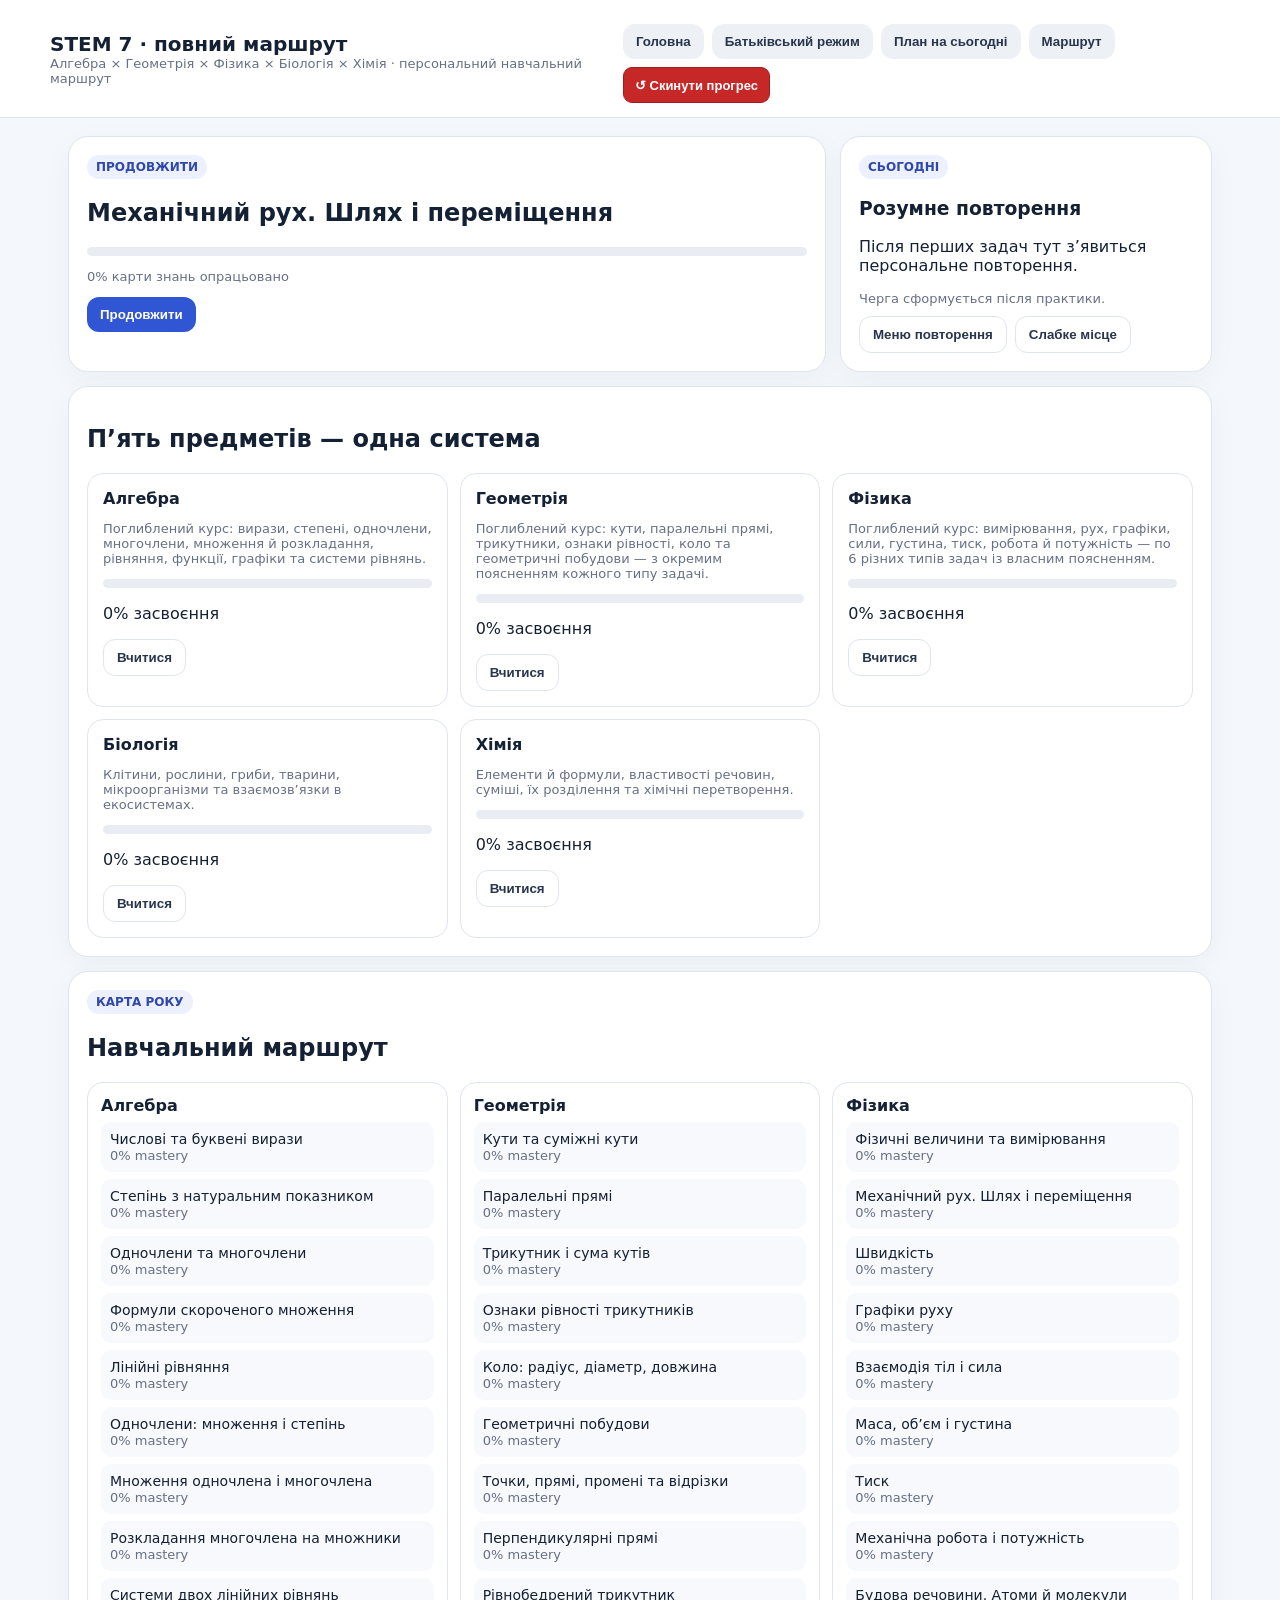
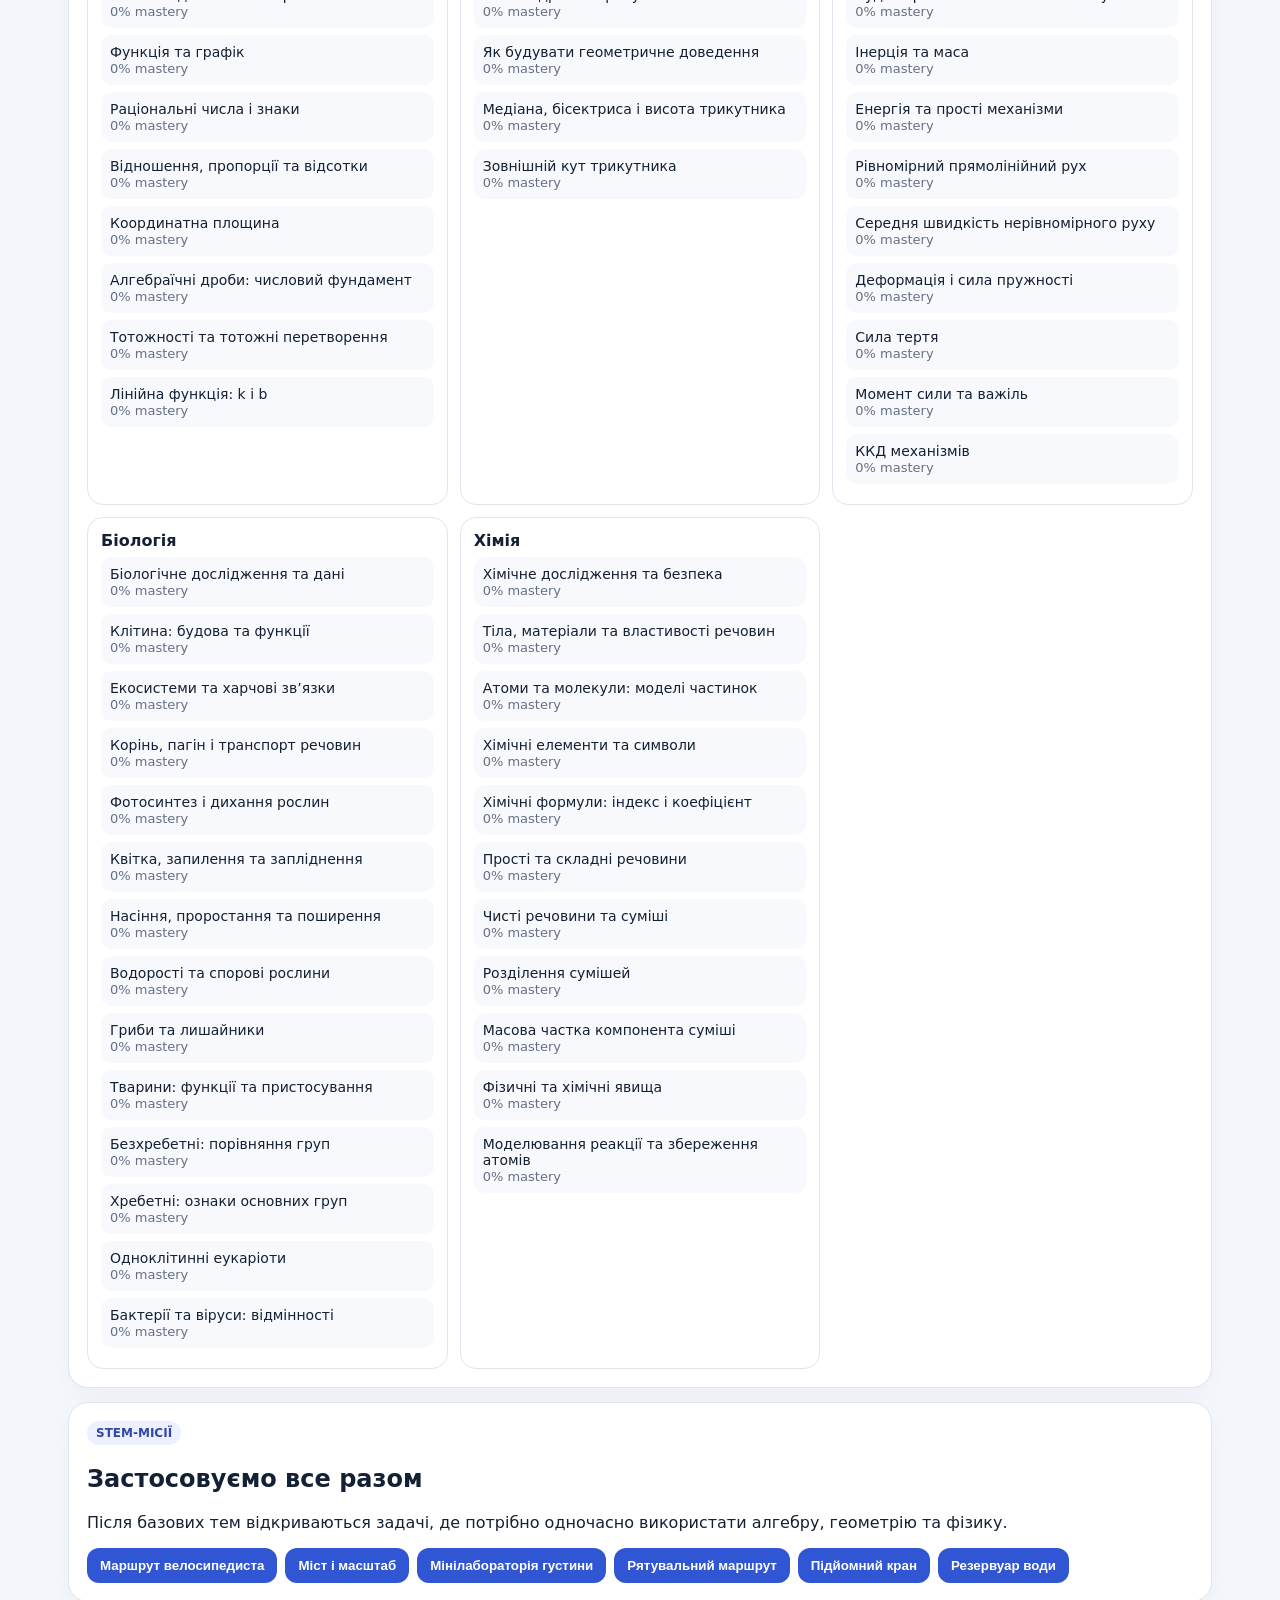
<file: stem7/index.html>
<!doctype html><html lang="uk"><head><meta charset="utf-8"><meta name="viewport" content="width=device-width,initial-scale=1"><title>STEM 7 — iPad / Web</title>
<link rel="stylesheet" href="./lessons/lessons.css">
<style>
:root{--bg:#f4f7fb;--card:#fff;--ink:#142033;--muted:#667085;--line:#dfe5ee;--blue:#3156d3;--green:#16815d;--red:#b53b43;--amber:#a56c0a;--violet:#7655c5}*{box-sizing:border-box}body{margin:0;font:16px system-ui,-apple-system,Segoe UI,Roboto,sans-serif;background:var(--bg);color:var(--ink)}header{position:sticky;top:0;z-index:9;background:#ffffffee;backdrop-filter:blur(12px);border-bottom:1px solid var(--line);padding:14px 18px}.head{max-width:1180px;margin:auto;display:flex;align-items:center;justify-content:space-between;gap:12px}.brand b{font-size:20px}.small{font-size:13px;color:var(--muted)}main{max-width:1180px;margin:auto;padding:18px}.grid{display:grid;grid-template-columns:repeat(12,1fr);gap:14px}.card{background:var(--card);border:1px solid var(--line);border-radius:20px;padding:18px;box-shadow:0 8px 30px #18243a0a}.span12{grid-column:span 12}.span8{grid-column:span 8}.span4{grid-column:span 4}.span6{grid-column:span 6}.pill{display:inline-block;padding:5px 9px;border-radius:999px;background:#edf1ff;color:#3048a8;font-size:12px;font-weight:800}.bar{height:9px;background:#e9edf3;border-radius:99px;overflow:hidden}.bar i{display:block;height:100%;background:var(--blue);transition:.3s}.btn,button{border:0;border-radius:12px;padding:10px 13px;font-weight:750;cursor:pointer;background:var(--blue);color:#fff}.secondary{background:#edf1f6!important;color:#29354d!important}.ghost{background:#fff!important;color:#29354d!important;border:1px solid var(--line)!important}.danger{background:#fff0f0!important;color:#9a3038!important}.subject-grid{display:grid;grid-template-columns:repeat(3,1fr);gap:12px}.subject{padding:15px;border:1px solid var(--line);border-radius:16px}.course{display:grid;grid-template-columns:290px 1fr;gap:16px}.sidebar{position:sticky;top:88px;height:calc(100vh - 110px);overflow:auto}.module-btn{display:block;width:100%;text-align:left;margin:6px 0;background:#fff;color:var(--ink);border:1px solid var(--line)}.module-btn.active{background:#172033;color:#fff}.lesson{display:none}.lesson.active{display:block}.hero{background:linear-gradient(135deg,#eef3ff,#f9fbff);border:1px solid #dce4fb;border-radius:18px;padding:18px}.visual{margin:16px 0;border:1px solid var(--line);background:#fbfcff;border-radius:18px;padding:12px;overflow:hidden}.visual svg{display:block;width:100%;height:auto;max-height:390px}.caption{font-size:13px;color:var(--muted);margin-top:8px}.concept{padding:12px 14px;border-left:4px solid var(--blue);background:#f3f6ff;border-radius:10px;margin:12px 0}.q{border:1px solid var(--line);border-radius:16px;padding:15px;margin:13px 0}.q input{width:min(180px,100%);padding:10px;border:1px solid #c8d0dc;border-radius:10px;font-size:16px}.feedback,.review{display:none;margin-top:10px;padding:11px;border-radius:10px}.feedback.ok{display:block;background:#eaf8f2;color:#126443}.feedback.bad{display:block;background:#fff0f0;color:#8d2929}.review{background:#fff8e7;color:#76500c}.actions{display:flex;gap:8px;flex-wrap:wrap;margin-top:10px}.map{display:grid;grid-template-columns:repeat(3,1fr);gap:12px}.mapcol{border:1px solid var(--line);border-radius:16px;padding:13px}.node{padding:9px;margin:7px 0;background:#f7f9fc;border-radius:10px;font-size:14px}.node.done{background:#eaf8f2}.node.weak{background:#fff4e3}.parent{display:none}.parent.show{display:block}.stats{display:grid;grid-template-columns:repeat(4,1fr);gap:10px}.stat{background:#f7f9fc;border-radius:14px;padding:13px}.stat b{display:block;font-size:24px}.mastery-row{display:grid;grid-template-columns:1.4fr 2fr 60px;gap:10px;align-items:center;margin:9px 0}.toc-tag{font-size:11px;font-weight:800;color:var(--muted);text-transform:uppercase;letter-spacing:.04em}.formula{font-size:22px;font-weight:800;text-align:center;padding:12px}.hidden{display:none!important}.repeatbox{border:1px dashed #e0b45e;background:#fffaf0;border-radius:14px;padding:13px;margin-top:10px}.streak{font-weight:800;color:var(--amber)}@media(max-width:850px){.span8,.span4,.span6{grid-column:span 12}.subject-grid,.map,.stats{grid-template-columns:1fr}.course{grid-template-columns:1fr}.sidebar{position:static;height:auto}.sidebar .module-list{display:flex;overflow:auto;gap:6px}.module-btn{min-width:220px}.head{align-items:flex-start}.mastery-row{grid-template-columns:1fr}.visual svg{max-height:300px}}

.progress-chip{display:inline-flex;align-items:center;gap:6px;padding:6px 10px;border-radius:999px;background:#eef7f3;color:#126443;font-size:12px;font-weight:800}.practice-head{display:flex;justify-content:space-between;gap:10px;align-items:center}.review-panel{display:none;margin:14px 0;padding:16px;border:1px solid #e5c778;background:#fffaf0;border-radius:16px}.review-panel.show{display:block}.review-panel h3{margin-top:0}.mini-check{display:grid;grid-template-columns:1fr auto;gap:8px;align-items:center;margin-top:10px}.mini-check input{padding:10px;border:1px solid #c8d0dc;border-radius:10px;font-size:16px;min-width:0}.step-strip{display:grid;grid-template-columns:repeat(4,1fr);gap:8px;margin:14px 0}.step-strip div{padding:9px;border-radius:12px;background:#f7f9fc;text-align:center;font-size:12px;font-weight:750}.step-strip .now{background:#eaf0ff;color:#3048a8}.challenge{border:1px solid #d9d0f4;background:#faf8ff;border-radius:16px;padding:14px;margin-top:14px}.lesson-nav{display:flex;justify-content:space-between;gap:8px;flex-wrap:wrap}.badge-error{display:inline-block;padding:3px 7px;border-radius:8px;background:#fff0f0;color:#8d2929;font-size:11px;font-weight:800;margin-bottom:6px}.answer-row{display:flex;gap:8px;align-items:center;flex-wrap:wrap}.answer-row input{flex:1;min-width:130px}.minus-btn{font-size:24px;line-height:1;padding:8px 16px}.topic-complete{margin-top:10px;padding:12px;border-radius:12px;background:#eaf8f2;color:#126443;font-weight:800}@media(max-width:600px){.step-strip{grid-template-columns:repeat(2,1fr)}.practice-head{align-items:flex-start;flex-direction:column}}

.review-queue{display:grid;gap:9px;margin-top:10px}.review-item{display:grid;grid-template-columns:1fr auto;gap:10px;align-items:center;padding:11px;border:1px solid var(--line);border-radius:13px;background:#fff}.review-item.due{border-color:#e2bd63;background:#fffaf0}.review-item strong{display:block}.microgrid{display:grid;grid-template-columns:repeat(3,1fr);gap:8px;margin:12px 0}.microcard{padding:11px;border-radius:12px;background:#f7f9fc;border:1px solid var(--line);font-size:13px}.microcard b{display:block;margin-bottom:4px}.session-note{padding:10px 12px;border-radius:12px;background:#eef7f3;color:#126443;margin:10px 0}.locked-answer{font-size:12px;color:var(--muted);margin-top:8px}.answer-row{display:flex;gap:8px;align-items:center;flex-wrap:wrap}.answer-row input{flex:1;min-width:130px}.minus-btn{font-size:24px;line-height:1;padding:8px 16px}.topic-complete{margin-top:10px;padding:12px;border-radius:12px;background:#eaf8f2;color:#126443;font-weight:800}@media(max-width:600px){.review-item{grid-template-columns:1fr}.microgrid{grid-template-columns:1fr}}

.task-explain{margin:18px 0;padding:18px;border:1px solid #d7e4ff;border-radius:18px;background:linear-gradient(180deg,#f8fbff,#f3f7ff)}
.task-explain p{line-height:1.6}.task-explain .concept{margin-top:10px}
 .knowledge-test{margin:18px 0;padding:18px;border:2px solid #d8e1f4;border-radius:18px;background:#fbfcff}.kt-item{padding:14px 0;border-bottom:1px solid #dfe5ee}.kt-item:last-child{border-bottom:0}.kt-options{display:grid;grid-template-columns:repeat(2,1fr);gap:8px;margin-top:10px}.kt-options button{background:#fff;color:#172033;border:1px solid #ccd6e8;text-align:left}.kt-options button.kt-good{background:#e8f7ef;border-color:#6cbb93}.kt-options button.kt-bad{background:#fff0f0;border-color:#df8d94}.kt-fb{font-weight:700;margin-top:8px}.study-sheet{margin:16px 0;padding:18px;border-radius:18px;background:#eef6ff;border:1px solid #c7ddf4}.study-grid{display:grid;grid-template-columns:repeat(3,1fr);gap:9px}.study-cell{background:#fff;padding:11px;border-radius:12px;border:1px solid #d6e5f4}@media(max-width:700px){.kt-options,.study-grid{grid-template-columns:1fr}}  .coord-lesson{max-width:860px;margin:auto}.coord-book,.coord-video,.coord-stage,.coord-self,.coord-question{border:1px solid #d8e0eb;border-radius:16px;padding:18px;margin:16px 0;background:white}.coord-book p,.coord-book li{line-height:1.7}.coord-fact{padding:15px;border-left:5px solid #3156d3;background:#f1f5ff;border-radius:10px}.coord-video{background:#eef6ff}.coord-stage{text-align:center}.coord-svg{display:block;max-width:460px;width:100%;margin:10px auto;touch-action:manipulation}.coord-svg circle[role=button]{cursor:pointer}.coord-svg circle[role=button]:focus{fill:#a8d3ff}.coord-fields{display:flex;gap:14px;flex-wrap:wrap}.coord-fields label{flex:1;min-width:120px;font-weight:700}.coord-fields input{display:block;width:100%;box-sizing:border-box;padding:12px;margin-top:6px;border:1px solid #aebbd0;border-radius:9px}.coord-question label{display:block;padding:10px;margin:4px 0;border-radius:8px;background:#f5f7fb}.coord-question legend{white-space:normal;max-width:100%}.coord-explain{padding:9px;margin-top:8px}.coord-explain.bad{background:#fff0f0;color:#a32727}.coord-explain.ok{background:#eaf9f0;color:#166a3a}@media(max-width:600px){.coord-book,.coord-video,.coord-stage,.coord-self,.coord-question{padding:12px}.coord-lesson h1{font-size:28px}} .textbook-real{padding:20px;border:1px solid #d8dfeb;border-radius:18px;background:#fff;margin-bottom:16px}.textbook-real h3{margin-top:20px}.textbook-real li{margin:8px 0;line-height:1.55}.worked-example{padding:14px;margin:10px 0;background:#f6f8fc;border-left:4px solid #3156d3;border-radius:10px}.worked-example p{margin-bottom:0;line-height:1.55}.ind-work,.ai-tutor,.integrated{padding:18px;border:1px solid #d8dfeb;border-radius:16px;margin:16px 0;background:#fff}.ind-work label{display:block;font-weight:700;margin:10px 0}.ind-work textarea,.ai-tutor textarea,.integrated textarea{display:block;width:100%;box-sizing:border-box;min-height:70px;margin-top:5px;padding:10px;border:1px solid #cbd3e0;border-radius:10px;font:inherit}.ind-work input{width:100%;box-sizing:border-box;margin-top:5px}.ai-tutor{background:#f7f8ff}.integrated{background:#f7fbf8}.iw-feedback,.ai-feedback,.parent-mark{margin-top:10px;font-weight:700}@media(max-width:600px){.textbook-real,.ind-work,.ai-tutor,.integrated{padding:13px}} .deep-lesson{display:grid;gap:12px;margin:14px 0 18px}.deep-lesson section{display:flex;gap:12px;padding:16px;border:1px solid #dbe3f0;border-radius:16px;background:#fff}.deep-lesson section>div{min-width:0;flex:1}.deep-num{width:30px;height:30px;flex:0 0 30px;border-radius:50%;display:grid;place-items:center;background:#172033;color:#fff;font-weight:800}.story-problem{background:#f7f9ff!important}.prediction{background:#fffbed!important}.mistake-hunt{background:#fff5f5!important}.explain-back{background:#f3fbf7!important}.deep-hidden{display:none;margin-top:10px;padding:12px;border-left:4px solid #3156d3;background:#f5f7ff;border-radius:8px}.deep-hidden.show{display:block}.deep-status{margin-top:8px;font-weight:700;color:#16815d}.deep-lesson ol{padding-left:22px;line-height:1.6}.deep-lesson li{margin:7px 0}@media(max-width:600px){.deep-lesson section{padding:12px;gap:8px}.deep-num{width:26px;height:26px;flex-basis:26px}.deep-lesson h2{font-size:21px}} .review-view-note{padding:10px}.textbook-digest{margin:0 0 16px;padding:20px;border:1px solid #cbdcf2;border-radius:18px;background:#fff}.textbook-digest .lead{font-size:17px;line-height:1.65}.digest-grid{display:grid;grid-template-columns:repeat(3,1fr);gap:10px}.digest-grid>div{padding:12px;border-radius:12px;background:#f7f9fc}.lesson-more{margin:12px 0;border:1px solid var(--line);border-radius:14px;background:#fff}.lesson-more summary{cursor:pointer;padding:14px;font-weight:800;color:#3048a8}.lesson-more>div{margin:0 12px 12px}.mobile-topic{display:none}.mobile-topic select{width:100%;padding:12px;border:1px solid var(--line);border-radius:12px;background:#fff;font-size:16px}@media(max-width:850px){.digest-grid{grid-template-columns:1fr}.desktop-modules{display:none}.mobile-topic{display:block;position:sticky;top:72px;z-index:5;background:var(--bg);padding:6px 0}.sidebar{overflow:visible}.course{gap:8px}.card{padding:14px}.textbook-digest{padding:15px}.visual{margin:10px 0}.knowledge-test{padding:13px}.kt-item{padding:10px 0}.head{display:block}.head .actions{margin-top:8px;display:grid!important;grid-template-columns:repeat(2,1fr)}.head .actions button{width:100%;min-width:0}.header-reset{grid-column:span 2}.lesson-nav{position:sticky;bottom:0;background:#ffffffee;backdrop-filter:blur(8px);padding:8px;border-top:1px solid var(--line);z-index:4}} </style>
<style>
.path-phase{margin:18px 0;padding:16px;border:1px solid #dce3f0;border-radius:18px;background:#fff}
.path-phase h3{margin:0 0 5px}
.path-grid{display:grid;grid-template-columns:repeat(auto-fit,minmax(230px,1fr));gap:10px;margin-top:12px}
.path-node{padding:13px;border:1px solid #d9dfeb;border-radius:14px;background:#f9fbff}
.path-node.done{border-color:#72b99e;background:#f1fbf7}
.path-node.locked{opacity:.62;background:#f5f5f5}
.path-node.current{border:2px solid #3156d3;background:#f2f5ff}
.path-node .tag{font-size:12px;font-weight:700;text-transform:uppercase;letter-spacing:.04em}
.path-node button{margin-top:9px;width:100%}
.today-card{padding:16px;border:1px solid #dce3f0;border-radius:16px;background:#fff;margin:10px 0}
.gate{font-size:13px;margin-top:7px;color:#667085}
@media(max-width:600px){.path-grid{grid-template-columns:1fr}}
</style>

<style>
.mastery-box{margin:12px 0;padding:12px 14px;border:1px solid #dce3f0;border-radius:14px;background:#fbfcff}
.mastery-row{display:flex;gap:8px;flex-wrap:wrap;margin-top:8px}
.mastery-chip{font-size:12px;padding:5px 8px;border-radius:999px;background:#eef2f8}
.mastery-chip.ok{background:#e8f7ef}
.mastery-chip.warn{background:#fff3df}
</style>

<style>
.reset-progress-panel{
  margin:28px 0 10px;padding:18px;border:2px solid #b94a52;border-radius:18px;
  background:#fff7f7;display:flex;align-items:center;justify-content:space-between;
  gap:16px;flex-wrap:wrap
}
.reset-progress-btn{
  background:#9f2933!important;color:#fff!important;border:0!important;
  padding:13px 18px!important;border-radius:12px!important;font-weight:800!important;
  font-size:15px!important;min-height:48px
}
@media(max-width:600px){.reset-progress-panel{display:block}.reset-progress-btn{width:100%;margin-top:12px}}
</style>

<style>
.header-reset{
  background:#c62828!important;color:#fff!important;border:1px solid #9f1f1f!important;
  border-radius:9px!important;padding:8px 11px!important;min-height:36px!important;
  font-size:13px!important;font-weight:700!important;white-space:nowrap!important;
  box-shadow:none!important
}
.header-reset:active{transform:translateY(1px)}
@media(max-width:600px){
  header .actions{display:flex;gap:6px;flex-wrap:wrap;justify-content:flex-end}
  .header-reset{font-size:12px!important;padding:7px 9px!important;min-height:34px!important}
}
</style>
<meta name="theme-color" content="#3156d3"><meta name="apple-mobile-web-app-capable" content="yes"><meta name="apple-mobile-web-app-status-bar-style" content="default"><meta name="apple-mobile-web-app-title" content="STEM 7"><link rel="manifest" href="./manifest.webmanifest"><link rel="apple-touch-icon" href="./icon.svg"></head><body><header><div class="head"><div class="brand"><b>STEM 7 · повний маршрут</b><div class="small">Алгебра × Геометрія × Фізика × Біологія × Хімія · персональний навчальний маршрут</div></div><div class="actions"><button class="secondary" onclick="showHome()">Головна</button><button class="secondary" onclick="toggleParent()">Батьківський режим</button><button class="secondary" onclick="openTodayPlan()">План на сьогодні</button><button class="secondary" onclick="openYearPath()">Маршрут</button><button class="header-reset" onclick="resetProgress()">↺ Скинути прогрес</button></div></div></header><main>
<section id="home"><div class="grid"><div class="card span8"><span class="pill">ПРОДОВЖИТИ</span><h2 id="continueName">Почнімо навчання</h2><div class="bar"><i id="overallBar" style="width:0%"></i></div><p class="small" id="overallText"></p><button id="continueBtn" type="button">Продовжити</button></div><div class="card span4"><span class="pill">СЬОГОДНІ</span><h3>Розумне повторення</h3><p id="reviewCount">Немає тем для повторення.</p><div id="reviewQueue" class="review-queue"></div><div class="actions"><button class="ghost" onclick="openReviewMenu()">Меню повторення</button><button class="ghost" onclick="openWeakest()">Слабке місце</button></div></div><div class="card span12"><h2>П’ять предметів — одна система</h2><div class="subject-grid"><div class="subject"><b>Алгебра</b><p class="small">Поглиблений курс: вирази, степені, одночлени, многочлени, множення й розкладання, рівняння, функції, графіки та системи рівнянь.</p><div class="bar"><i id="algBar"></i></div><p id="algPct"></p><button class="ghost subject-learn" type="button" data-subject="alg">Вчитися</button></div><div class="subject"><b>Геометрія</b><p class="small">Поглиблений курс: кути, паралельні прямі, трикутники, ознаки рівності, коло та геометричні побудови — з окремим поясненням кожного типу задачі.</p><div class="bar"><i id="geoBar"></i></div><p id="geoPct"></p><button class="ghost subject-learn" type="button" data-subject="geo">Вчитися</button></div><div class="subject"><b>Фізика</b><p class="small">Поглиблений курс: вимірювання, рух, графіки, сили, густина, тиск, робота й потужність — по 6 різних типів задач із власним поясненням.</p><div class="bar"><i id="phyBar"></i></div><p id="phyPct"></p><button class="ghost subject-learn" type="button" data-subject="phy">Вчитися</button></div><div class="subject"><b>Біологія</b><p class="small">Клітини, рослини, гриби, тварини, мікроорганізми та взаємозв’язки в екосистемах.</p><div class="bar"><i id="bioBar"></i></div><p id="bioPct"></p><button class="ghost subject-learn" type="button" data-subject="bio">Вчитися</button></div><div class="subject"><b>Хімія</b><p class="small">Елементи й формули, властивості речовин, суміші, їх розділення та хімічні перетворення.</p><div class="bar"><i id="chemBar"></i></div><p id="chemPct"></p><button class="ghost subject-learn" type="button" data-subject="chem">Вчитися</button></div></div></div><div class="card span12"><span class="pill">КАРТА РОКУ</span><h2>Навчальний маршрут</h2><div class="map" id="yearMap"></div></div><div class="card span12"><span class="pill">STEM-МІСІЇ</span><h2>Застосовуємо все разом</h2><p>Після базових тем відкриваються задачі, де потрібно одночасно використати алгебру, геометрію та фізику.</p><div class="actions">
<button onclick="openLesson('stem-route')">Маршрут велосипедиста</button>
<button onclick="openLesson('stem-bridge')">Міст і масштаб</button>
<button onclick="openLesson('stem-lab')">Мінілабораторія густини</button>
<button onclick="openLesson('stem-rescue')">Рятувальний маршрут</button>
<button onclick="openLesson('stem-crane')">Підйомний кран</button>
<button onclick="openLesson('stem-water')">Резервуар води</button>
</div></div></div></section>
<section id="course" class="hidden"><div class="course"><aside class="card sidebar"><b>Навчальні модулі</b><div class="small">Обери тему або продовжуй послідовно.</div><div class="module-list" id="moduleList"></div></aside><article id="lessonArea"></article></div></section>
<section id="parent" class="parent"><div class="grid"><div class="card span12"><h2>Батьківський звіт</h2><div class="stats"><div class="stat"><span class="small">Спроб</span><b id="pAttempts">0</b></div><div class="stat"><span class="small">Самостійно правильно</span><b id="pCorrect">0</b></div><div class="stat"><span class="small">Точність</span><b id="pAccuracy">0%</b></div><div class="stat"><span class="small">Вивчено тем</span><b id="pTopics">0</b></div><div class="stat"><span class="small">Час навчання</span><b id="pStudyTime">0 хв</b></div></div></div><div class="card span6"><h3>Mastery за навичками</h3><div id="mastery"></div></div><div class="card span6"><h3>Карта помилок</h3><div id="errorMap"></div></div><div class="card span12"><h3>Остання активність</h3><div id="recentActivity" class="small"></div></div><div class="card span12"><h3>Правило системи</h3><p>Застосунок <b>ніколи не показує готового розв'язку</b>. Після неправильної відповіді завжди пояснює конкретну помилку, пропонує повторити потрібне поняття й дає дитині виправити роботу самостійно.</p><div class="actions"><button onclick="exportProgress()">Експорт прогресу</button><button class="secondary" onclick="importProgress()">Імпорт прогресу</button><button class="danger" onclick="resetProgress()">Скинути</button></div></div></div>
<div class="reset-progress-panel">
  <div>
    <b>Почати навчання заново</b>
    <div class="muted">Видалити виконані задачі, помилки, слабкі місця та весь збережений прогрес.</div>
  </div>
  <button class="reset-progress-btn" onclick="resetProgress()">↺ Скинути весь прогрес</button>
</div>
</section>

<section id="yearPathView" class="view" style="display:none">
  <div class="topline">
    <button class="secondary" onclick="showHome()">← Головна</button>
    <div><b>Навчальний маршрут 7 класу</b><div class="muted">Послідовність тем, передумови та інтегровані контрольні точки</div></div>
  </div>
  <div id="yearPathContent"></div>
</section>
<section id="reviewView" class="view" style="display:none"><div class="topline"><button class="secondary" onclick="showHome()">← Головна</button><div><b>Повторення</b><div class="muted">Слабкі, прострочені та давно пройдені теми</div></div></div><div id="reviewViewContent"></div></section><section id="todayPlanView" class="view" style="display:none">
  <div class="topline">
    <button class="secondary" onclick="showHome()">← Головна</button>
    <div><b>План на сьогодні</b><div class="muted">Не більше кількох змістовних кроків за одне заняття</div></div>
  </div>
  <div id="todayPlanContent"></div>
</section>
</main><script>
// Explicit DOM references for Android/Samsung Internet compatibility
const home=document.getElementById('home'), course=document.getElementById('course'), parent=document.getElementById('parent');
const lessonArea=document.getElementById('lessonArea'), moduleList=document.getElementById('moduleList');
const $=id=>document.getElementById(id);
function directOpenLesson(id){
  const l=lessons.find(x=>x.id===id); if(!l)return;
  state.last=id; persistState();
  home.classList.add('hidden'); parent.classList.remove('show');
  document.querySelectorAll('.view').forEach(v=>v.style.display='none');
  course.classList.remove('hidden');
  lessonArea.innerHTML=lessonHTML(l);
  if(id==='alg-coordinate')coordRender();
  if(id==='geo-angle')angleRender();
  if(id==='geo-parallel')parallelDraw();
  if(id==='phy-measure')measureDraw();
  if(id==='geo-triangle')triangleRender();if(id==='geo-triangle')triangleRender();
  moduleList.innerHTML='<div class="mobile-topic"><label>Тема</label><select id="mobileLessonSelect">'+lessons.map(x=>'<option value="'+x.id+'" '+(x.id===id?'selected':'')+'>'+subjectNames[x.s]+' · '+x.title+'</option>').join('')+'</select></div><div class="desktop-modules">'+lessons.map(x=>'<button type="button" class="module-btn '+(x.id===id?'active':'')+'" data-lesson="'+x.id+'"><span class="toc-tag">'+subjectNames[x.s]+'</span><br>'+x.title+'</button>').join('')+'</div>';
  window.scrollTo(0,0);
}
document.addEventListener('click',function(e){
  const b=e.target.closest('#continueBtn,.subject-learn,[data-lesson]');
  if(!b)return;
  e.preventDefault();
  if(b.id==='continueBtn') return directOpenLesson((state&&state.last)||'phy-motion');
  if(b.classList.contains('subject-learn')){const l=lessons.find(x=>x.s===b.dataset.subject);if(l)return directOpenLesson(l.id)}
  if(b.dataset.lesson)return directOpenLesson(b.dataset.lesson);
});
document.addEventListener('change',function(e){if(e.target.id==='mobileLessonSelect')directOpenLesson(e.target.value)});

const lessons=[
{id:'alg-expr',s:'alg',title:'Числові та буквені вирази',skill:'Вирази',theory:'Буквений вираз описує правило обчислення. Значення виразу залежить від значень змінних.',formula:'2a + 3b',visual:'balance',q:{text:'Обчисли 2a + 3b, якщо a = 4, b = 5.',ans:23,error:'Перевір порядок дій і підстановку значень a та b.',review:'Підстановка значень у буквений вираз.'}},
{id:'alg-power',s:'alg',title:'Степінь з натуральним показником',skill:'Степені',theory:'Степінь aⁿ — це добуток n однакових множників a.',formula:'aⁿ = a·a·…·a',visual:'power',q:{text:'Обчисли 3⁴.',ans:81,error:'Схоже, степінь було сприйнято як множення 3·4. Показник означає кількість однакових множників.',review:'Що означає основа та показник степеня.'}},
{id:'alg-poly',s:'alg',title:'Одночлени та многочлени',skill:'Многочлени',theory:'Подібні доданки мають однакову буквену частину. Їх коефіцієнти можна додавати або віднімати.',formula:'3x + 5x = 8x',visual:'tiles',q:{text:'Спрости: 7x + 3x − 4x. Введи коефіцієнт при x.',ans:6,error:'Об’єднай лише подібні доданки та уважно врахуй знак мінус.',review:'Коефіцієнт і подібні доданки.'}},
{id:'alg-formulas',s:'alg',title:'Формули скороченого множення',skill:'Формули множення',theory:'Формули допомагають швидко розкривати дужки та бачити структуру виразу.',formula:'(a+b)² = a² + 2ab + b²',visual:'square',q:{text:'Для (x+3)² коефіцієнт при x дорівнює…',ans:6,error:'У середньому доданку використовується 2·x·3.',review:'Квадрат суми та роль середнього доданка.'}},
{id:'alg-equation',s:'alg',title:'Лінійні рівняння',skill:'Рівняння',theory:'Рівняння зберігає рівність, якщо виконувати однакові допустимі дії з обома частинами.',formula:'ax + b = c',visual:'balance',q:{text:'Розв’яжи: 3x + 5 = 20.',ans:5,error:'Спочатку ізолюй доданок 3x, а потім знайди x.',review:'Обернені дії та рівносильні перетворення рівнянь.'}},
{id:'alg-monomial',s:'alg',title:'Одночлени: множення і степінь',skill:'Одночлени',theory:'Одночлен — добуток числового коефіцієнта та степенів змінних. При множенні одночленів коефіцієнти множать, а показники однакових основ додають.',formula:'aᵐ·aⁿ = aᵐ⁺ⁿ',visual:'power',q:{text:'Спрости 2x²·3x³. Введи показник степеня x.',ans:5,error:'Для однакової основи x показники при множенні додаються.',review:'Множення степенів з однаковою основою.'}},
{id:'alg-multiply',s:'alg',title:'Множення одночлена і многочлена',skill:'Розкриття дужок',theory:'Щоб помножити одночлен на многочлен, помнож його на кожний доданок у дужках, зберігаючи знаки.',formula:'a(b+c)=ab+ac',visual:'tiles',q:{text:'Розкрий 3(x+4). Введи вільний член.',ans:12,error:'Число 3 множиться не лише на x, а й на 4.',review:'Розподільна властивість множення.'}},
{id:'alg-factor',s:'alg',title:'Розкладання многочлена на множники',skill:'Розкладання на множники',theory:'Розкласти на множники означає подати суму або різницю як добуток. Перший крок — пошук спільного множника всіх членів.',formula:'ab+ac=a(b+c)',visual:'tiles',q:{text:'У 6x+9 найбільший спільний числовий множник дорівнює…',ans:3,error:'Шукай найбільше число, на яке діляться обидва коефіцієнти.',review:'Винесення спільного множника за дужки.'}},
{id:'alg-system',s:'alg',title:'Системи двох лінійних рівнянь',skill:'Системи рівнянь',theory:'Розв’язок системи — пара чисел, яка одночасно задовольняє обидва рівняння. Один зі способів — виразити одну змінну та підставити в інше рівняння.',formula:'{ x+y=a; x−y=b }',visual:'graph',q:{text:'x+y=10, x−y=2. Знайди x.',ans:6,error:'Спробуй додати рівняння: члени з y взаємно знищаться.',review:'Метод додавання для систем рівнянь.'}},
{id:'alg-function',s:'alg',title:'Функція та графік',skill:'Функції',theory:'Функція задає залежність однієї величини від іншої. Графік показує всі пари значень на координатній площині.',formula:'y = kx + b',visual:'graph',q:{text:'Для y = 2x + 1 знайди y при x = 4.',ans:9,error:'Підстав x = 4 саме замість x і виконай множення перед додаванням.',review:'Підстановка аргументу у формулу функції.'}},
{id:'geo-angle',s:'geo',title:'Кути та суміжні кути',skill:'Кути',theory:'Суміжні кути мають спільну сторону, а дві інші утворюють пряму. Їх сума — 180°.',formula:'α + β = 180°',visual:'angles',q:{text:'Один із суміжних кутів 68°. Знайди другий.',ans:112,error:'Суміжні кути разом утворюють розгорнутий кут.',review:'Розгорнутий кут і сума суміжних кутів.'}},
{id:'geo-parallel',s:'geo',title:'Паралельні прямі',skill:'Паралельні прямі',theory:'При перетині паралельних прямих січною виникають пари рівних кутів та односторонні кути із сумою 180°.',formula:'∠1 = ∠2',visual:'parallel',q:{text:'Відповідний кут дорівнює 57°. Яка величина другого відповідного кута?',ans:57,error:'Для паралельних прямих відповідні кути рівні.',review:'Відповідні та внутрішні різносторонні кути.'}},
{id:'geo-triangle',s:'geo',title:'Трикутник і сума кутів',skill:'Трикутники',theory:'Сума внутрішніх кутів будь-якого трикутника дорівнює 180°.',formula:'α + β + γ = 180°',visual:'triangle',q:{text:'Кути трикутника 45° і 65°. Знайди третій.',ans:70,error:'Від 180° треба відняти обидва відомі кути.',review:'Сума внутрішніх кутів трикутника.'}},
{id:'geo-congruence',s:'geo',title:'Ознаки рівності трикутників',skill:'Рівність трикутників',theory:'Рівність трикутників можна встановити за достатнім набором відповідних елементів: сторонами та кутами.',formula:'SAS · ASA · SSS',visual:'congruence',q:{text:'Два трикутники мають рівні всі три відповідні сторони. Скільки пар сторін використано в ознаці?',ans:3,error:'Це ознака за трьома сторонами.',review:'Три основні ознаки рівності трикутників.'}},
{id:'geo-circle',s:'geo',title:'Коло: радіус, діаметр, довжина',skill:'Коло',theory:'Діаметр проходить через центр і дорівнює двом радіусам. Довжина кола пропорційна діаметру.',formula:'C = 2πr = πd',visual:'circle',q:{text:'Діаметр 12 см. Знайди C при π = 3,14.',ans:37.68,error:'В умові дано діаметр, тому найпростіше використати C = πd.',review:'Радіус, діаметр і формула довжини кола.'}},
{id:'geo-build',s:'geo',title:'Геометричні побудови',skill:'Побудови',theory:'Побудова — це послідовність точних геометричних дій. Важливо не лише отримати фігуру, а й обґрунтувати кроки.',formula:'циркуль + лінійка',visual:'bisector',q:{text:'Кут 80° поділили бісектрисою. Яка величина кожної частини?',ans:40,error:'Бісектриса ділить кут на дві рівні частини.',review:'Означення бісектриси кута.'}},
{id:'phy-measure',s:'phy',title:'Фізичні величини та вимірювання',skill:'Вимірювання',theory:'Результат вимірювання містить число й одиницю. Порівнювати величини зручно після переведення в однакові одиниці.',formula:'значення = число × одиниця',visual:'ruler',q:{text:'2,5 м — це скільки сантиметрів?',ans:250,error:'Один метр містить 100 сантиметрів.',review:'Перетворення одиниць довжини.'}},
{id:'phy-motion',s:'phy',title:'Механічний рух. Шлях і переміщення',skill:'Шлях і переміщення',theory:'Шлях l — довжина траєкторії. Модуль переміщення s — довжина прямого відрізка від початку до кінця руху.',formula:'l ≥ s',visual:'semicircle',q:{text:'Тіло пройшло півкола радіусом 10 м. Знайди l при π=3,14.',ans:31.4,error:'Для шляху потрібна довжина дуги півкола, а не діаметр.',review:'Різниця між траєкторією, шляхом і переміщенням.'}},
{id:'phy-speed',s:'phy',title:'Швидкість',skill:'Швидкість',theory:'Швидкість показує, який шлях тіло проходить за одиницю часу.',formula:'v = l / t',visual:'speed',q:{text:'Тіло пройшло 180 м за 30 с. Знайди v.',ans:6,error:'Швидкість — це шлях, поділений на час.',review:'Зв’язок l, v і t та одиниці швидкості.'}},
{id:'phy-graph',s:'phy',title:'Графіки руху',skill:'Графіки руху',theory:'На графіку l(t) нахил показує швидкість: чим швидше зростає шлях, тим більша швидкість.',formula:'v = Δl / Δt',visual:'motiongraph',q:{text:'За 4 с шлях зріс з 20 м до 60 м. Знайди середню швидкість на цій ділянці.',ans:10,error:'Використай зміну шляху 60−20 і зміну часу 4 с.',review:'Як читати приріст величини на графіку.'}},
{id:'phy-force',s:'phy',title:'Взаємодія тіл і сила',skill:'Сила',theory:'Сила характеризує взаємодію тіл і може змінювати швидкість або форму тіла. Одиниця сили — ньютон.',formula:'F, Н',visual:'force',q:{text:'На тіло діють 8 Н вправо і 3 Н вліво. Який модуль результуючої сили?',ans:5,error:'Сили спрямовані протилежно, тому їх модулі віднімаються.',review:'Напрям сили та додавання протилежно спрямованих сил.'}},
{id:'phy-density',s:'phy',title:'Маса, об’єм і густина',skill:'Густина',theory:'Густина показує масу одиниці об’єму речовини.',formula:'ρ = m / V',visual:'density',q:{text:'Маса тіла 540 г, об’єм 200 см³. Знайди густину в г/см³.',ans:2.7,error:'Поділи масу на об’єм, не навпаки.',review:'Формула густини та узгодження одиниць.'}},
{id:'phy-pressure',s:'phy',title:'Тиск',skill:'Тиск',theory:'Тиск залежить від сили, що діє перпендикулярно до поверхні, та площі цієї поверхні.',formula:'p = F / S',visual:'pressure',q:{text:'Сила 120 Н діє на площу 0,4 м². Знайди тиск у Па.',ans:300,error:'Тиск дорівнює силі, поділеній на площу.',review:'Формула тиску та одиниця паскаль.'}},
{id:'phy-work',s:'phy',title:'Механічна робота і потужність',skill:'Робота і потужність',theory:'Механічна робота пов’язує силу та переміщення, а потужність показує швидкість виконання роботи.',formula:'A = Fs · P = A/t',visual:'work',q:{text:'Виконано роботу 600 Дж за 20 с. Знайди потужність у ватах.',ans:30,error:'Потужність — робота, поділена на час.',review:'Різниця між роботою та потужністю.'}},
{id:'stem-route',s:'stem',title:'STEM-місія: маршрут велосипедиста',skill:'STEM: маршрут',theory:'Тут одна ситуація поєднує геометрію маршруту, фізичні поняття шляху й переміщення та алгебраїчні обчислення швидкості. Спочатку побудуй модель маршруту, а вже потім обирай формулу.',formula:'геометрія → l і s → v = l/t',visual:'route',q:{text:'Маршрут 300 м на схід і 400 м на північ. Знайди модуль переміщення.',ans:500,error:'Не додавай сторони: переміщення — пряма від старту до фінішу.',review:'Прямокутний трикутник, шлях і переміщення.'}},
{id:'stem-bridge',s:'stem',title:'STEM-місія: міст і масштаб',skill:'STEM: масштаб і рух',theory:'План переводить реальний об’єкт у масштаб. Після відновлення реальної довжини її можна використати як фізичний шлях і пов’язати з часом та швидкістю.',formula:'масштаб → реальна довжина → v = l/t',visual:'bridge',q:{text:'На плані 1 см відповідає 25 м. Міст має 7,2 см. Знайди реальну довжину.',ans:180,error:'Використай відповідність масштабу для кожного сантиметра плану.',review:'Масштаб і пропорція.'}},
{id:'stem-lab',s:'stem',title:'STEM-місія: мінілабораторія густини',skill:'STEM: експеримент',theory:'У лабораторії геометричний або виміряний об’єм поєднується з масою. Алгебра допомагає перебудовувати формулу густини залежно від того, яку величину треба знайти.',formula:'V → ρ = m/V → m = ρV',visual:'lab',q:{text:'Вода піднялась зі 120 мл до 170 мл. Маса тіла 135 г. Знайди густину.',ans:2.7,error:'Спочатку знайди об’єм тіла як приріст рівня води.',review:'Витіснення води та густина.'}},
{id:'stem-rescue',s:'stem',title:'STEM-місія: рятувальний маршрут',skill:'STEM: оптимальний маршрут',theory:'Рятувальник має порівняти ламаний маршрут із прямим. Геометрія дає довжини, фізика — час руху, а алгебра дозволяє знайти невідому швидкість або час.',formula:'геометрія маршруту → l → t = l/v',visual:'rescue',q:{text:'Маршрут складається з 600 м і 800 м. Який шлях пройде рятувальник?',ans:1400,error:'Шлях — сума всіх реально пройдених ділянок.',review:'Шлях як довжина ламаної.'}},
{id:'stem-crane',s:'stem',title:'STEM-місія: підйомний кран',skill:'STEM: робота і геометрія',theory:'Під час підйому вантажу треба пов’язати силу, вертикальне переміщення, механічну роботу й потужність. Геометрична висота стає фізичним переміщенням.',formula:'A = F·s → P = A/t',visual:'crane',q:{text:'Кран діє силою 500 Н і піднімає вантаж на 6 м. Знайди роботу в Дж.',ans:3000,error:'Коли сила напрямлена вздовж переміщення, робота — добуток F і s.',review:'Механічна робота.'}},
{id:'stem-water',s:'stem',title:'STEM-місія: резервуар води',skill:'STEM: об’єм і маса',theory:'Резервуар — приклад, де геометричні розміри дають об’єм, густина пов’язує об’єм із масою, а алгебра організовує багатокрокове обчислення.',formula:'V = a·b·h → m = ρV',visual:'tank',q:{text:'Прямокутний резервуар має 2 м × 1 м × 1 м. Знайди об’єм у м³.',ans:2,error:'Об’єм прямокутного паралелепіпеда — добуток трьох вимірів.',review:'Об’єм прямокутного паралелепіпеда.'}}
];
const practiceBanks={
'alg-expr':[
{text:'Обчисли 3a + 2b, якщо a = 5, b = 4.',ans:23,error:'Перевір підстановку: спочатку заміни букви числами, потім виконай множення.',review:'Підстановка значень у буквений вираз.',type:'підстановка',explain:'Букви тут означають конкретні числа. Спочатку перепиши вираз, замінивши a і b їхніми значеннями. Множення виконується раніше за додавання.'},
{text:'Обчисли 4x − y, якщо x = 6, y = 7.',ans:17,error:'Зверни увагу на знак мінус перед y.',review:'Порядок дій і знаки у виразах.',type:'знаки',explain:'Після підстановки отримаєш числовий вираз. Спочатку знайди добуток 4·x, а віднімання y виконай після цього. Мінус перед y не можна загубити.'},
{text:'Обчисли 2m + 5, якщо m = −3.',ans:-1,error:'Після підстановки від’ємного числа уважно виконай множення 2·(−3).',review:'Дії з від’ємними числами.',type:'від’ємні числа',explain:'Від’ємне значення змінної підставляй у дужках: так видно, що знак належить числу. Додатне число, помножене на від’ємне, дає від’ємний добуток.'},
{text:'Обчисли −3a + 4, якщо a = −2.',ans:10,error:'Добуток двох від’ємних чисел є додатним.',review:'Множення чисел з різними та однаковими знаками.',type:'від’ємні числа',explain:'Коли і коефіцієнт, і значення змінної від’ємні, у добутку два мінуси дають плюс. Після множення переходь до додавання.'},
{text:'Обчисли 5p − 2q, якщо p = 3, q = −4.',ans:23,error:'Віднімання від’ємного числа перетворюється на додавання.',review:'Віднімання від’ємних чисел.',type:'знаки',explain:'Підстав q у дужках. Конструкція «мінус від’ємне число» змінюється на додавання. Не змінюй знак p — він тут додатний.'},
{text:'Обчисли 2(a + b), якщо a = −5, b = 8.',ans:6,error:'Спочатку обчисли значення в дужках, потім помнож на 2.',review:'Порядок дій із дужками.',type:'порядок дій',explain:'Дужки мають пріоритет. Спочатку знайди суму a+b після підстановки значень, а вже отриманий результат помнож на зовнішній коефіцієнт.'}
],
'alg-power':[
{text:'Обчисли 2⁵.',ans:32,error:'Показник 5 означає п’ять множників 2, а не 2·5.',review:'Зміст натурального показника степеня.',type:'поняття степеня',explain:'У степені основа — число, яке повторюється множником, а показник — кількість таких множників. Розгорни степінь як добуток однакових чисел.'},
{text:'Обчисли (−2)⁴.',ans:16,error:'Парна кількість від’ємних множників дає додатний результат.',review:'Знак степеня від’ємного числа.',type:'знак',explain:'Дужки показують, що основа степеня — саме −2. За парного показника від’ємні множники утворюють пари, тому результат додатний.'},
{text:'Обчисли 5³.',ans:125,error:'Запиши 5·5·5 і обчисли послідовно.',review:'Степінь як добуток однакових множників.',type:'обчислення',explain:'Третій степінь означає три однакові множники. Не множ 5 на 3 — перемнож три п’ятірки.'},
{text:'Обчисли (−3)³.',ans:-27,error:'Непарна кількість від’ємних множників дає від’ємний результат.',review:'Непарний степінь від’ємного числа.',type:'знак степеня',explain:'Якщо від’ємна основа взята у непарний степінь, один від’ємний множник лишається без пари, тому знак результату від’ємний.'},
{text:'Обчисли 10⁴.',ans:10000,error:'10⁴ — це 10·10·10·10.',review:'Степені числа 10.',type:'степені 10',explain:'Кожне множення на 10 додає один нуль. Для натурального степеня 10 показник підказує кількість нулів після одиниці.'},
{text:'Обчисли 3² + 4².',ans:25,error:'Спочатку обчисли кожен степінь окремо, потім додай.',review:'Порядок дій зі степенями.',type:'порядок дій',explain:'Піднесення до степеня виконується раніше за додавання. Тому спочатку знайди значення обох квадратів, а вже потім їх суму.'}
],
'alg-poly':[
{text:'Спрости: 9x − 2x + x. Введи коефіцієнт при x.',ans:8,error:'У x без записаного числа коефіцієнт дорівнює 1.',review:'Коефіцієнт і подібні доданки.',type:'коефіцієнт',explain:'Усі три доданки мають однакову буквену частину x, тому працюємо лише з коефіцієнтами. У самотнього x коефіцієнт 1.'},
{text:'Спрости: 5a + 4 − 2a + 3. Введи коефіцієнт при a.',ans:3,error:'Об’єднуй між собою лише доданки з однаковою буквеною частиною.',review:'Подібні й неподібні доданки.',type:'подібні доданки',explain:'Буквені доданки 5a і −2a можна об’єднати. Числа 4 і 3 утворюють окрему групу й не впливають на коефіцієнт при a.'},
{text:'Спрости: −3y + 8y − 2y. Введи коефіцієнт при y.',ans:3,error:'Стеж за знаком першого коефіцієнта: він дорівнює −3.',review:'Додавання коефіцієнтів зі знаками.',type:'знаки',explain:'Оскільки буквена частина всюди y, склади числові коефіцієнти разом з їхніми знаками. Не відкидай мінус перед першим членом.'},
{text:'Спрости: 4m + 7 − m − 2. Введи вільний член.',ans:5,error:'Вільні члени — це доданки без змінної.',review:'Вільний член многочлена.',type:'вільний член',explain:'Щоб знайти вільний член після спрощення, працюй тільки з числами без букв. Буквені члени спрощуються окремо.'},
{text:'Спрости: 2x + 3x − 4 + 9. Введи коефіцієнт при x.',ans:5,error:'Числа без x не можна додавати до коефіцієнта при x.',review:'Групування подібних членів.',type:'групування',explain:'Розбий вираз на дві групи: члени з x та звичайні числа. Для запитаного коефіцієнта потрібна тільки перша група.'},
{text:'Спрости: −a + 6a − 2a. Введи коефіцієнт при a.',ans:3,error:'Перед a без числа стоїть коефіцієнт −1.',review:'Неявний коефіцієнт −1.',type:'коефіцієнт',explain:'Запис −a означає −1·a. Після цього всі члени стають явно подібними, і можна додати їхні коефіцієнти.'}
],
'alg-formulas':[
{text:'У виразі (x+5)² знайди коефіцієнт при x після розкриття дужок.',ans:10,error:'Середній доданок квадрата суми дорівнює 2·x·5.',review:'Квадрат суми.',type:'структура формули',explain:'У формулі квадрата суми середній член утворюється як подвоєний добуток першого й другого виразів. Саме він містить x у першому степені.'},
{text:'Обчисли (10+2)² за формулою квадрата суми.',ans:144,error:'Перевір усі три частини: a², 2ab і b².',review:'(a+b)² = a²+2ab+b².',type:'застосування формули',explain:'Розпізнай a і b, потім окремо знайди квадрат першого, подвоєний добуток і квадрат другого. Лише після цього складай результати.'},
{text:'У виразі (a−4)² знайди коефіцієнт при a.',ans:-8,error:'Для квадрата різниці середній доданок має знак мінус: −2ab.',review:'Квадрат різниці.',type:'знак у формулі',explain:'Квадрат різниці має три члени, але середній від’ємний. Коефіцієнт при a виникає саме з −2·a·4.'},
{text:'Обчисли (7−2)².',ans:25,error:'Квадрат стосується всієї різниці в дужках.',review:'Квадрат різниці як значення виразу.',type:'дужки і степінь',explain:'Дужки означають, що спочатку утворюється одна різниця, і вже весь її результат підноситься до квадрата. Це не те саме, що 7²−2².'},
{text:'У виразі (x+3)² знайди вільний член після розкриття.',ans:9,error:'Вільний член утворюється квадратом другого доданка.',review:'Структура квадрата суми.',type:'вільний член формули',explain:'Після розкриття квадрата суми член без x походить від квадрата числового доданка. Середній член міститиме x і тому не є вільним.'},
{text:'Обчисли 19·21, використовуючи (a−b)(a+b)=a²−b².',ans:399,error:'19 і 21 симетричні відносно 20.',review:'Різниця квадратів.',type:'різниця квадратів',explain:'Коли два множники відрізняються від одного середнього числа на однакову величину, їх можна подати як (a−b)(a+b) і застосувати різницю квадратів.'}
],
'alg-equation':[
{text:'Розв’яжи: 4x + 7 = 31.',ans:6,error:'Спочатку прибери +7 однаковою дією з обох частин.',review:'Рівносильні перетворення рівнянь.',type:'обернені дії',explain:'Щоб залишити член з x окремо, виконай дію, обернену до +7, з обома частинами рівняння. Потім прибери множник біля x діленням.'},
{text:'Розв’яжи: 5x − 10 = 20.',ans:6,error:'Щоб ізолювати 5x, спочатку компенсуй −10.',review:'Перенесення через однакові дії.',type:'обернені дії',explain:'Спочатку нейтралізуй віднімання 10 додаванням 10 до обох частин. Лише після цього діли на коефіцієнт при x.'},
{text:'Розв’яжи: 18 − 3x = 6.',ans:4,error:'Після віднімання 18 отримаєш від’ємний коефіцієнт при x — не загуби знак.',review:'Рівняння з від’ємним коефіцієнтом.',type:'знак',explain:'Тут x має коефіцієнт −3. Коли ізолюєш член −3x, діли обидві частини саме на −3, а не на 3.'},
{text:'Розв’яжи: 7x = −35.',ans:-5,error:'Додатний коефіцієнт ділить від’ємну праву частину.',review:'Рівняння з від’ємним коренем.',type:'від’ємний корінь',explain:'Якщо добуток додатного коефіцієнта та x є від’ємним, x має бути від’ємним. Поділи обидві частини на коефіцієнт 7.'},
{text:'Розв’яжи: 2(x + 3) = 14.',ans:4,error:'Можна спочатку поділити обидві частини на 2, а потім прибрати +3.',review:'Рівняння з дужками.',type:'рівняння з дужками',explain:'Коли весь вираз у дужках помножений на число, зручно спершу скасувати зовнішнє множення діленням обох частин, а потім працювати з дужками.'},
{text:'Розв’яжи: 3x + 5 = x + 17.',ans:6,error:'Збери члени з x в одній частині, числа — в іншій.',review:'Невідоме в обох частинах рівняння.',type:'x в обох частинах',explain:'Однакові дії з обома частинами дозволяють прибрати x з однієї сторони. Після цього зведи рівняння до форми «коефіцієнт·x = число».'}
],
'alg-monomial':[
{text:'Спрости x²·x⁴. Введи показник степеня x.',ans:6,error:'При множенні степенів з однаковою основою показники додаються.',review:'Правило aᵐ·aⁿ=aᵐ⁺ⁿ.',type:'показники степеня',explain:'Основа x не змінюється. Порахуй, скільки множників x містить перший степінь і скільки другий; разом це дає новий показник.'},
{text:'Спрости 3a²·4a. Введи числовий коефіцієнт.',ans:12,error:'Числові коефіцієнти множаться між собою.',review:'Коефіцієнт добутку одночленів.',type:'коефіцієнт',explain:'Розділи задачу на дві частини: числа множаться з числами, буквені множники — з буквами тієї самої основи. Тут запитують лише числовий коефіцієнт.'},
{text:'Спрости (2x²)³. Введи показник степеня x.',ans:6,error:'При піднесенні степеня до степеня показники множаться.',review:'Правило (aᵐ)ⁿ=aᵐⁿ.',type:'степінь степеня',explain:'Зовнішній показник означає повторення всього одночлена. Для змінної це приводить до множення внутрішнього і зовнішнього показників.'},
{text:'Спрости −2b·5b². Введи числовий коефіцієнт.',ans:-10,error:'Від’ємний коефіцієнт, помножений на додатний, залишається від’ємним.',review:'Знаки при множенні одночленів.',type:'знак коефіцієнта',explain:'Спочатку визнач знак добутку коефіцієнтів, потім їх модуль. Буквена частина не змінює знак числового коефіцієнта.'},
{text:'Спрости y³·y²·y. Введи показник степеня y.',ans:6,error:'У y без показника показник дорівнює 1.',review:'Неявний показник 1.',type:'неявний показник',explain:'Кожен множник y можна записати як y¹. Для однакової основи склади всі показники, включно з неявною одиницею.'},
{text:'Спрости 0,5m²·8m³. Введи числовий коефіцієнт.',ans:4,error:'Помнож десятковий коефіцієнт 0,5 на 8.',review:'Множення числових коефіцієнтів.',type:'десятковий коефіцієнт',explain:'Правило для одночленів не залежить від того, цілі коефіцієнти чи десяткові. Окремо перемнож числа, окремо об’єднай степені однакової змінної.'}
],
'alg-multiply':[
{text:'Розкрий 2(x+5). Введи вільний член.',ans:10,error:'Зовнішній множник 2 треба помножити на 5.',review:'Розподільна властивість.',type:'розподільна властивість',explain:'Множник перед дужками стосується кожного члена всередині. Вільний член після розкриття утворюється множенням зовнішнього числа на числовий доданок.'},
{text:'Розкрий −3(x−4). Введи вільний член.',ans:12,error:'Добуток −3 і −4 є додатним.',review:'Розкриття дужок зі знаками.',type:'знаки',explain:'Помнож −3 окремо на кожний член у дужках. Особливо стеж за другим добутком: два від’ємні множники дають додатний результат.'},
{text:'Розкрий 5(2x+3). Введи коефіцієнт при x.',ans:10,error:'5 множиться на коефіцієнт 2 перед x.',review:'Множення одночлена на многочлен.',type:'коефіцієнт',explain:'Щоб знайти коефіцієнт при x після розкриття, достатньо перемножити зовнішній множник і коефіцієнт того члена, який містить x.'},
{text:'Спрости 2(x+3)+x. Введи коефіцієнт при x.',ans:3,error:'Після розкриття дужок об’єднай подібні члени з x.',review:'Розкриття дужок і зведення подібних.',type:'два кроки',explain:'Спочатку застосуй розподільну властивість. Лише після повного розкриття дужок шукай подібні доданки й складай їхні коефіцієнти.'},
{text:'Спрости 4(2−x). Введи коефіцієнт при x.',ans:-4,error:'Перед x у дужках стоїть коефіцієнт −1.',review:'Неявний коефіцієнт −1.',type:'мінус перед змінною',explain:'Запис −x означає −1·x. Зовнішній множник треба помножити саме на −1, тому знак коефіцієнта після розкриття важливий.'},
{text:'Спрости −2(3x+5)+x. Введи коефіцієнт при x.',ans:-5,error:'Після множення −2·3x отримай −6x і лише потім додай x.',review:'Дужки, знаки та подібні доданки.',type:'комбінована',explain:'Виконуй послідовно: розкрий дужки з урахуванням від’ємного множника, потім об’єднай члени з однаковою буквеною частиною.'}
],
'alg-factor':[
{text:'У 8x+12 найбільший спільний числовий множник дорівнює…',ans:4,error:'Знайди найбільший спільний дільник 8 і 12.',review:'Спільний числовий множник.',type:'спільний множник',explain:'Щоб винести найбільший числовий множник, знайди найбільше число, на яке без остачі діляться коефіцієнти всіх членів.'},
{text:'У 15a−20 найбільший спільний числовий множник дорівнює…',ans:5,error:'Перевір спільні дільники 15 і 20.',review:'НСД коефіцієнтів.',type:'спільний множник',explain:'Знак між членами не заважає пошуку спільного числового множника. Порівняй дільники модулів коефіцієнтів.'},
{text:'Розклад 6x²+9x містить спільний x у степені…',ans:1,error:'Виноситься найменший степінь x, присутній у кожному члені.',review:'Спільний буквений множник.',type:'буквений множник',explain:'Для спільної змінної можна винести лише той степінь, який гарантовано міститься в кожному члені. Обирай найменший показник серед членів.'},
{text:'Для x²−25 у формулі різниці квадратів число b дорівнює…',ans:5,error:'25 треба подати як квадрат числа.',review:'a²−b²=(a−b)(a+b).',type:'різниця квадратів',explain:'Порівняй вираз із шаблоном a²−b². Другий член має бути квадратом: знайди число, квадрат якого дорівнює 25.'},
{text:'Для 4x²−9 у різниці квадратів коефіцієнт при x у першому множнику за модулем дорівнює…',ans:2,error:'4x²=(2x)².',review:'Розпізнавання повних квадратів.',type:'повний квадрат',explain:'Щоб застосувати різницю квадратів, подай кожен член як квадрат цілого виразу. Квадрат 2x дає 4x².'},
{text:'У 12ab+18a найбільший спільний числовий множник дорівнює…',ans:6,error:'Знайди НСД чисел 12 і 18.',review:'Винесення спільного множника.',type:'число і буква',explain:'Спільний множник може містити і число, і букву. Але запитано лише числову частину, тому знайди найбільший спільний дільник коефіцієнтів.'}
],
'alg-system':[
{text:'x+y=12, x−y=4. Знайди x.',ans:8,error:'Додавання рівнянь прибирає y.',review:'Метод додавання.',type:'метод додавання',explain:'Якщо коефіцієнти при одній змінній протилежні, додай ліві й праві частини рівнянь. Ця змінна зникне, і залишиться рівняння з одним невідомим.'},
{text:'x+y=9, x−y=1. Знайди y.',ans:4,error:'Спочатку знайди одну змінну методом додавання, потім підстав у будь-яке початкове рівняння.',review:'Повернення до другої змінної.',type:'друга змінна',explain:'Після знаходження першої змінної система ще не розв’язана. Підстав її значення в простіше з двох початкових рівнянь і знайди другу.'},
{text:'y=2x, x+y=12. Знайди x.',ans:4,error:'Підстав вираз 2x замість y у друге рівняння.',review:'Метод підстановки.',type:'підстановка',explain:'Перше рівняння вже виражає y через x. Тому в другому рівнянні кожне y можна замінити рівним йому виразом 2x.'},
{text:'y=x+3, x+y=11. Знайди x.',ans:4,error:'Заміни y на x+3 і зведи подібні члени.',review:'Метод підстановки з вільним членом.',type:'підстановка',explain:'Підстановка перетворює систему на одне рівняння з x. Не загуби вільний член +3 після заміни y.'},
{text:'2x+y=11, y=5. Знайди x.',ans:3,error:'Відоме y можна одразу підставити у перше рівняння.',review:'Перевірка пари значень у системі.',type:'відоме значення',explain:'Коли одна змінна вже задана числом, система фактично зводиться до одного лінійного рівняння. Підстав відоме значення без додаткових перетворень.'},
{text:'x+y=7, 2x+2y=14. Скільки різних розв’язків має система: введи 0 для жодного, 1 для одного, 2 для нескінченно багатьох.',ans:2,error:'Друге рівняння є першим, помноженим на 2.',review:'Залежні рівняння системи.',type:'кількість розв’язків',explain:'Порівняй рівняння: якщо одне повністю отримується множенням іншого на ненульове число, вони описують ту саму пряму, а не дві різні умови.'}
],
'alg-function':[
{text:'Для y = 3x − 2 знайди y при x = 5.',ans:13,error:'Спочатку виконай 3·5, потім відніми 2.',review:'Підстановка аргументу у функцію.',type:'підстановка',explain:'x — вхідне значення, y — результат. Підстав заданий x у формулу замість кожного x і виконай дії у правильному порядку.'},
{text:'Для y = −2x + 7 знайди y при x = 3.',ans:1,error:'Коефіцієнт при x від’ємний.',review:'Лінійна функція та знаки.',type:'знак',explain:'Мінус належить коефіцієнту −2. Спочатку помнож −2 на заданий x, а потім додай вільний член 7.'},
{text:'Для y = 4x знайди x, якщо y = 28.',ans:7,error:'Тепер невідомим є x: поділи значення y на коефіцієнт 4.',review:'Зворотне читання формули функції.',type:'зворотна задача',explain:'Якщо відомий y, формула стає рівнянням відносно x. Ізолюй x оберненою дією — поділи обидві частини на коефіцієнт.'},
{text:'Для y = 2x + 5 знайди x, якщо y = 17.',ans:6,error:'Спочатку прибери +5, потім поділи на 2.',review:'Знаходження аргументу за значенням функції.',type:'зворотна задача',explain:'Підстав відоме y у ліву частину. Далі розв’яжи отримане лінійне рівняння: спочатку вільний член, потім коефіцієнт при x.'},
{text:'Функція y = −3x + 4. Знайди y при x = −2.',ans:10,error:'Добуток −3·(−2) є додатним.',review:'Функція з від’ємним аргументом.',type:'від’ємний аргумент',explain:'Від’ємний x підставляй у дужках. Добуток двох від’ємних чисел додатний; після множення додай вільний член.'},
{text:'Для y = 5x − 10 знайди y при x = 0.',ans:-10,error:'При x=0 член 5x дорівнює нулю.',review:'Вільний член і перетин з віссю y.',type:'значення при x=0',explain:'Коли x дорівнює нулю, весь член kx зникає. Значення функції тоді дорівнює вільному члену b — це також точка перетину графіка з віссю y.'}
],
 'geo-angle':[
{text:'Один із суміжних кутів 124°. Знайди другий.',ans:56,error:'Суміжні кути разом дають 180°. Відніми від 180° відомий кут.',review:'Сума суміжних кутів дорівнює 180°.',type:'суміжні кути',explain:'Суміжні кути утворюють розгорнутий кут. Тому їхні градусні міри в сумі завжди дають 180°. Якщо один кут відомий, другий знаходять як різницю між 180° і відомим кутом.'},
{text:'Один із вертикальних кутів 73°. Знайди протилежний вертикальний кут.',ans:73,error:'Вертикальні кути рівні.',review:'Властивість вертикальних кутів.',type:'вертикальні кути',explain:'Коли дві прямі перетинаються, протилежні кути називають вертикальними. Вони рівні, тому тут не потрібно нічого віднімати від 180°.'},
{text:'Два суміжні кути рівні. Знайди величину кожного.',ans:90,error:'Два рівні кути разом дають 180°, тому поділи 180° навпіл.',review:'Суміжні кути та рівність кутів.',type:'рівні суміжні кути',explain:'Якщо суміжні кути рівні, познач кожен однаковою величиною. Разом вони утворюють 180°, отже вся величина ділиться на дві однакові частини.'},
{text:'Один кут при перетині двох прямих дорівнює 41°. Знайди суміжний з ним кут.',ans:139,error:'Суміжний кут доповнює 41° до 180°.',review:'Розгорнутий кут.',type:'кут при перетині прямих',explain:'При перетині двох прямих сусідні кути є суміжними. Їхня сума 180°, тоді як протилежні кути рівні. Спочатку визнач, яку саме пару питають.'},
{text:'Навколо точки три кути: 110°, 95° і третій. Знайди третій кут.',ans:155,error:'Повний кут навколо точки дорівнює 360°.',review:'Повний кут 360°.',type:'кути навколо точки',explain:'Повний оберт навколо однієї точки має 360°. Якщо кілька кутів заповнюють весь оберт без проміжків, їхні градусні міри треба скласти до 360°.'},
{text:'Промінь ділить прямий кут на кути 27° і β. Знайди β.',ans:63,error:'Прямий кут дорівнює 90°.',review:'Прямий кут та частини кута.',type:'частини прямого кута',explain:'Прямий кут має 90°. Якщо промінь розділив його на дві частини, сума цих частин лишається 90°. Невідому частину знаходять відніманням.'}
],
'geo-parallel':[
{text:'Відповідний кут при двох паралельних прямих дорівнює 64°. Знайди другий відповідний кут.',ans:64,error:'Відповідні кути при паралельних прямих рівні.',review:'Відповідні кути.',type:'відповідні кути',explain:'Якщо дві паралельні прямі перетинає січна, кути в однаковому положенні біля двох точок перетину є відповідними. Такі кути рівні.'},
{text:'Внутрішній різносторонній кут дорівнює 118°. Знайди парний йому внутрішній різносторонній кут.',ans:118,error:'Внутрішні різносторонні кути при паралельних прямих рівні.',review:'Внутрішні різносторонні кути.',type:'різносторонні кути',explain:'Внутрішні різносторонні кути лежать між паралельними прямими по різні боки від січної. Для паралельних прямих вони мають однакову градусну міру.'},
{text:'Один із внутрішніх односторонніх кутів дорівнює 72°. Знайди другий.',ans:108,error:'Внутрішні односторонні кути в сумі дають 180°.',review:'Внутрішні односторонні кути.',type:'односторонні кути',explain:'Внутрішні односторонні кути лежать між паралельними прямими з одного боку від січної. Вони не рівні загалом: їхня сума дорівнює 180°.'},
{text:'При перетині двох паралельних прямих січною один гострий кут 35°. Знайди будь-який тупий кут.',ans:145,error:'Гострий і сусідній тупий кути є суміжними.',review:'Паралельні прямі + суміжні кути.',type:'гострий і тупий кути',explain:'У такій конфігурації всі гострі кути мають одну величину, а всі тупі — іншу. Гострий і сусідній тупий кут доповнюють один одного до 180°.'},
{text:'Два внутрішні односторонні кути дорівнюють x і 3x. Знайди x.',ans:45,error:'Склади x+3x=180°.',review:'Односторонні кути та рівняння.',type:'геометричне рівняння',explain:'Властивість паралельних прямих дає суму 180°. Якщо кути записані через x, спочатку склади рівняння з цієї властивості, а потім знайди x.'},
{text:'Відповідні кути задані як 2x+10° і 80°. Знайди x.',ans:35,error:'Відповідні кути рівні, тому 2x+10=80.',review:'Відповідні кути як основа рівняння.',type:'рівняння за кутами',explain:'Спочатку переклади геометричну властивість мовою алгебри: відповідні кути рівні. Після цього отримаєш звичайне лінійне рівняння.'}
],
'geo-triangle':[
{text:'Два кути трикутника 48° і 67°. Знайди третій.',ans:65,error:'Сума трьох внутрішніх кутів трикутника 180°.',review:'Сума кутів трикутника.',type:'третій кут',explain:'У будь-якому трикутнику сума внутрішніх кутів дорівнює 180°. Склади два відомі кути й визнач, скільки не вистачає до 180°.'},
{text:'У рівнобедреному трикутнику кут при вершині 40°. Знайди кут при основі.',ans:70,error:'Кути при основі рівнобедреного трикутника рівні.',review:'Властивість рівнобедреного трикутника.',type:'рівнобедрений трикутник',explain:'У рівнобедреному трикутнику два кути при основі однакові. Після віднімання вершини від 180° залишок треба поділити порівну між двома кутами.'},
{text:'У рівнобедреному трикутнику кут при основі 52°. Знайди кут при вершині.',ans:76,error:'Другий кут при основі теж 52°.',review:'Кути при основі рівнобедреного трикутника.',type:'кут при вершині',explain:'Спочатку використай рівність двох кутів при основі. Потім від суми 180° відніми обидва однакові кути.'},
{text:'Зовнішній кут трикутника дорівнює 125°, один із двох не суміжних з ним внутрішніх — 55°. Знайди другий.',ans:70,error:'Зовнішній кут дорівнює сумі двох внутрішніх кутів, не суміжних із ним.',review:'Властивість зовнішнього кута трикутника.',type:'зовнішній кут',explain:'Зовнішній кут трикутника можна розглядати як суму двох внутрішніх кутів, що не мають з ним спільної вершини. Тому невідомий кут — це різниця між зовнішнім і відомим віддаленим внутрішнім.'},
{text:'Кути трикутника дорівнюють x, 2x і 3x. Знайди x.',ans:30,error:'Склади x+2x+3x=180°.',review:'Сума кутів трикутника та рівняння.',type:'кути через x',explain:'Коли кути задані через одну змінну, використай головну властивість трикутника: усі три кути разом дають 180°. Це перетворює геометричну задачу на рівняння.'},
{text:'Чи може трикутник мати кути 90°, 60° і 30°? Введи 1, якщо так.',ans:1,error:'Перевір суму кутів: вона має бути 180°.',review:'Умова існування набору кутів трикутника.',type:'перевірка моделі',explain:'Для трьох додатних кутів головна перевірка тут — їхня сума. Якщо вона дорівнює 180°, такий набір кутів може утворювати трикутник.'}
],
'geo-congruence':[
{text:'Два трикутники мають рівні три відповідні сторони. Скільки пар рівних сторін використано?',ans:3,error:'Ознака SSS використовує три пари відповідних сторін.',review:'Ознака рівності за трьома сторонами.',type:'SSS',explain:'Ознака за трьома сторонами означає: якщо всі три сторони одного трикутника відповідно дорівнюють трьом сторонам другого, трикутники рівні.'},
{text:'Для ознаки за двома сторонами і кутом між ними скільки пар сторін потрібно?',ans:2,error:'Ця ознака використовує дві сторони та кут саме між ними.',review:'Ознака SAS.',type:'SAS',explain:'У цій ознаці порівнюють дві відповідні сторони та кут, утворений саме цими сторонами. Важливе слово «між»: довільний інший кут не дає цієї ознаки.'},
{text:'Для ознаки за стороною і двома прилеглими до неї кутами скільки пар кутів потрібно?',ans:2,error:'Потрібні два прилеглі до відповідної сторони кути.',review:'Ознака ASA.',type:'ASA',explain:'Ознака за стороною та двома прилеглими кутами фіксує одну відповідну сторону і два кути на її кінцях. Саме дві пари кутів порівнюються.'},
{text:'Якщо рівні трикутники мають відповідні сторони 7 см і x см, знайди x.',ans:7,error:'У рівних трикутників відповідні елементи рівні.',review:'Відповідні елементи рівних трикутників.',type:'наслідок рівності',explain:'Після встановлення рівності трикутників усі їхні відповідні сторони та кути рівні. Тому відповідну невідому сторону можна прирівняти до відомої.'},
{text:'У двох рівних трикутниках відповідні кути дорівнюють 46° і x°. Знайди x.',ans:46,error:'Відповідні кути рівних трикутників рівні.',review:'Відповідні кути.',type:'відповідні кути',explain:'Рівність трикутників означає повний збіг форми й розмірів. Відповідні вершини збігаються, тому й градусні міри відповідних кутів однакові.'},
{text:'Відомо AB=DE, BC=EF, AC=DF. Скільки рівностей сторін дано для доведення рівності трикутників?',ans:3,error:'Перелічено три пари відповідних сторін.',review:'Розпізнавання ознаки SSS.',type:'розпізнавання ознаки',explain:'Щоб вибрати ознаку, порахуй, які елементи вже дані рівними. Тут усі наведені рівності стосуються сторін, і їх три пари — це структура ознаки SSS.'}
],
'geo-circle':[
{text:'Радіус кола 7 см. Знайди діаметр.',ans:14,error:'Діаметр удвічі більший за радіус.',review:'d=2r.',type:'радіус і діаметр',explain:'Радіус іде від центра до кола, а діаметр проходить через центр від одного краю кола до іншого. Тому діаметр складається з двох радіусів.'},
{text:'Діаметр кола 18 см. Знайди радіус.',ans:9,error:'Радіус — половина діаметра.',review:'r=d/2.',type:'діаметр і радіус',explain:'Оскільки діаметр дорівнює двом радіусам, для зворотної задачі потрібно поділити діаметр навпіл.'},
{text:'Радіус 5 см. Знайди довжину кола при π=3,14.',ans:31.4,error:'Використай C=2πr.',review:'Формула довжини кола через радіус.',type:'довжина кола',explain:'Якщо відомий радіус, довжина кола обчислюється як добуток 2, числа π та радіуса. Стеж, щоб не використати формулу площі.'},
{text:'Діаметр 20 см. Знайди довжину кола при π=3,14.',ans:62.8,error:'Коли відомий діаметр, зручно C=πd.',review:'Формула довжини кола через діаметр.',type:'довжина через діаметр',explain:'Формули C=2πr і C=πd описують те саме. Якщо в умові вже є діаметр, друга форма коротша й не потребує спочатку знаходити радіус.'},
{text:'Довжина кола 31,4 см при π=3,14. Знайди діаметр.',ans:10,error:'З C=πd отримуємо d=C/π.',review:'Обернена задача для довжини кола.',type:'обернена задача',explain:'Коли невідомий діаметр, формулу C=πd треба перетворити: поділити довжину кола на π. Це та сама залежність, але шукаємо іншу величину.'},
{text:'Колесо має діаметр 0,5 м. Який шлях пройде точка на ободі за один повний оберт при π=3,14?',ans:1.57,error:'За один оберт колесо проходить відстань, рівну довжині кола.',review:'Довжина кола як шлях за один оберт.',type:'застосування',explain:'Один повний оберт означає, що обід «розгорнув» на дорозі всю свою довжину. Тому шлях за один оберт дорівнює довжині кола з відомим діаметром.'}
],
'geo-build':[
{text:'Кут 96° поділили бісектрисою. Знайди кожну частину.',ans:48,error:'Бісектриса ділить кут на дві рівні частини.',review:'Означення бісектриси.',type:'бісектриса',explain:'Бісектриса — промінь із вершини кута, який ділить його на два рівні кути. Тому градусну міру початкового кута треба поділити навпіл.'},
{text:'Відрізок 14 см поділили серединним перпендикуляром у точці перетину. Яка довжина кожної половини?',ans:7,error:'Середина ділить відрізок на дві рівні частини.',review:'Середина відрізка.',type:'середина відрізка',explain:'Точка середини має однакову відстань до обох кінців відрізка. Якщо відома повна довжина, кожна половина становить половину цієї довжини.'},
{text:'Кут 70° поділили бісектрисою. Знайди кут між однією стороною та бісектрисою.',ans:35,error:'Бісектриса створює дві рівні половини початкового кута.',review:'Побудова бісектриси.',type:'результат побудови',explain:'Після правильної побудови бісектриси обидва нові кути рівні. Тому кут між бісектрисою і будь-якою стороною — половина початкового.'},
{text:'На промені відклали відрізок 6 см, а потім ще один такий самий. Яка загальна відстань від початку?',ans:12,error:'Два однакові послідовні відрізки треба додати.',review:'Відкладання рівних відрізків циркулем.',type:'перенесення довжини',explain:'Циркуль дозволяє переносити ту саму довжину без повторного вимірювання. Якщо однакові відрізки відкладені послідовно на одному промені, загальна довжина є їх сумою.'},
{text:'Бісектриса розгорнутого кута утворює з кожною його стороною який кут?',ans:90,error:'Розгорнутий кут 180°, бісектриса ділить його навпіл.',review:'Бісектриса розгорнутого кута.',type:'побудова перпендикуляра',explain:'Розгорнутий кут має 180°. Його бісектриса утворює дві рівні частини, тому фактично будує напрям, перпендикулярний до прямої.'},
{text:'Відрізок AB має 10 см, M — його середина. Знайди AM.',ans:5,error:'Середина ділить AB на дві рівні частини.',review:'Побудова середини відрізка.',type:'середина',explain:'Позначення M як середини означає AM=MB. Разом ці дві рівні частини утворюють весь AB, тому довжину AB ділять на два.'}
],
 'phy-measure':[
{text:'3,2 м — це скільки сантиметрів?',ans:320,error:'1 м = 100 см. Перевір, у який бік переводиш одиниці.',review:'Перетворення одиниць довжини.',type:'метри → сантиметри',explain:'Коли переходиш від більшої одиниці довжини до меншої, числове значення збільшується. Один метр містить 100 сантиметрів, тому для такого переходу використовують множення на 100.'},
{text:'4500 мм — це скільки метрів?',ans:4.5,error:'1000 мм = 1 м. Для переходу до метрів число має зменшитися.',review:'Перехід до більших одиниць.',type:'міліметри → метри',explain:'Міліметр менший за метр. У одному метрі 1000 мм, тому при переході від міліметрів до метрів числове значення ділять на 1000. Перед обчисленням оціни: результат у метрах має бути значно меншим за число в міліметрах.'},
{text:'2 хв — це скільки секунд?',ans:120,error:'1 хв = 60 с. Перевір множник переходу.',review:'Одиниці часу.',type:'хвилини → секунди',explain:'Час теж має різні одиниці. Одна хвилина містить 60 секунд. Якщо відома кількість хвилин і потрібні секунди, кожну хвилину треба врахувати як 60 секунд.'},
{text:'0,75 кг — це скільки грамів?',ans:750,error:'1 кг = 1000 г.',review:'Одиниці маси.',type:'кілограми → грами',explain:'Кілограм складається з 1000 грамів. Переходячи до меншої одиниці — грамів — числове значення збільшується у 1000 разів. Десятковий запис кілограмів при цьому не повинен лякати.'},
{text:'250 см³ — це скільки мілілітрів?',ans:250,error:'1 см³ = 1 мл.',review:'Зв’язок одиниць об’єму.',type:'об’єм',explain:'Для води й лабораторних вимірювань дуже корисна рівність: один кубічний сантиметр об’єму відповідає одному мілілітру. Тому числове значення при такому переході не змінюється.'},
{text:'На шкалі між 10 см і 11 см є 10 однакових малих поділок. Яка ціна однієї поділки в сантиметрах?',ans:0.1,error:'Різницю між підписаними значеннями поділи на кількість однакових проміжків.',review:'Ціна поділки вимірювального приладу.',type:'ціна поділки',explain:'Ціна поділки показує, яка зміна величини відповідає одному найменшому проміжку шкали. Знайди різницю між двома сусідніми підписаними значеннями й поділи її на кількість рівних проміжків між ними.'}
],
'phy-motion':[
{text:'Тіло пройшло півкола радіусом 8 м. Знайди шлях l при π=3,14.',ans:25.12,error:'Для шляху потрібна довжина дуги півкола, а не пряма між кінцями.',review:'Шлях по дузі та відмінність від переміщення.',type:'шлях по дузі',explain:'Шлях l вимірюють уздовж траєкторії. Для півкола траєкторія є половиною довжини повного кола. Спочатку пригадай формулу довжини кола, а потім врахуй, яку його частину пройдено.'},
{text:'Тіло пройшло півкола радіусом 8 м. Знайди модуль переміщення s.',ans:16,error:'Переміщення з’єднує початок і кінець найкоротшим прямим відрізком.',review:'Переміщення як пряма між початком і кінцем.',type:'переміщення',explain:'Модуль переміщення s не повторює траєкторію. Він дорівнює довжині прямого відрізка від старту до фінішу. У випадку руху від одного кінця півкола до іншого цей відрізок проходить через центр кола.'},
{text:'Тіло зробило повне коло радіусом 5 м і повернулося в старт. Знайди модуль переміщення.',ans:0,error:'Порівняй початкову й кінцеву точки, а не довжину пройденої траєкторії.',review:'Шлях може бути ненульовим при нульовому переміщенні.',type:'замкнена траєкторія',explain:'Для переміщення важливі лише початкова й кінцева точки. Якщо після руху тіло повернулося точно туди, звідки почало, відстань між цими двома положеннями дорівнює нулю, хоча шлях був пройдений.'},
{text:'Учень пройшов 30 м на схід, а потім 10 м назад на захід. Знайди весь шлях l.',ans:40,error:'Шлях — це сума всіх пройдених ділянок незалежно від напряму.',review:'Шлях на прямолінійному маршруті зі зміною напряму.',type:'шлях зі зміною напряму',explain:'Шлях є скалярною величиною: напрям руху не робить пройдену ділянку від’ємною. Якщо тіло рухалось кількома ділянками, для шляху додають довжини всіх ділянок.'},
{text:'Учень пройшов 30 м на схід, а потім 10 м назад на захід. Знайди модуль переміщення s.',ans:20,error:'Для переміщення врахуй, що друга ділянка частково повертає учня назад.',review:'Переміщення при русі вздовж однієї прямої.',type:'переміщення зі зміною напряму',explain:'На одній прямій протилежні напрями компенсують один одного. Щоб знайти модуль переміщення, визнач, наскільки далеко кінцева точка залишилася від стартової після руху вперед і часткового повернення.'},
{text:'Тіло рухалося по квадрату зі стороною 6 м і пройшло три його сторони. Знайди шлях l.',ans:18,error:'Потрібна довжина саме трьох пройдених сторін.',review:'Шлях уздовж ламаної траєкторії.',type:'ламана траєкторія',explain:'Коли траєкторія складається з відрізків, шлях дорівнює сумі довжин усіх пройдених відрізків. Форма фігури потрібна, щоб правильно порахувати кількість і довжини ділянок.'}
],
'phy-speed':[
{text:'Тіло пройшло 240 м за 40 с. Знайди швидкість.',ans:6,error:'Швидкість — це шлях, поділений на час.',review:'Формула швидкості.',type:'знайти швидкість',explain:'Швидкість показує, який шлях припадає на одиницю часу. Якщо відомі шлях l і час t, використовуй відношення l до t. Одиниця відповіді тут буде м/с.'},
{text:'Швидкість 5 м/с, час 12 с. Знайди шлях.',ans:60,error:'Перетвори v=l/t так, щоб невідомим залишився шлях.',review:'Зв’язок l, v і t.',type:'знайти шлях',explain:'Якщо тіло щосекунди проходить однакову кількість метрів, то за кілька секунд весь шлях складається з однакових порцій. Тому шлях знаходять як добуток швидкості на час.'},
{text:'Шлях 150 м, швидкість 10 м/с. Знайди час.',ans:15,error:'Час показує, скільки секундних ділянок швидкості міститься у всьому шляху.',review:'Знаходження часу.',type:'знайти час',explain:'Щоб визначити час рівномірного руху, з’ясуй, скільки разів шлях, який тіло проходить за одну секунду, міститься у загальному шляху. Це відповідає діленню шляху на швидкість.'},
{text:'Автомобіль рухається зі швидкістю 72 км/год. Яка це швидкість у м/с?',ans:20,error:'Для переходу км/год → м/с поділи числове значення на 3,6.',review:'Перетворення одиниць швидкості.',type:'км/год → м/с',explain:'Кілометр містить 1000 м, а година — 3600 с. Тому при переході від км/год до м/с виникає відношення 1000/3600, тобто числове значення швидкості зменшується у 3,6 раза.'},
{text:'Велосипедист проїхав 900 м за 3 хв. Знайди швидкість у м/с.',ans:5,error:'Перед використанням формули переведи хвилини в секунди.',review:'Узгодження одиниць у формулі швидкості.',type:'різні одиниці',explain:'У формулі всі величини мають бути в узгоджених одиницях. Якщо шлях дано в метрах, а швидкість потрібна в м/с, час треба спочатку виразити в секундах, а вже потім ділити шлях на час.'},
{text:'Пішохід перші 100 м пройшов за 50 с, а наступні 100 м — за 100 с. Знайди середню швидкість за весь шлях у м/с.',ans:1.3333333333,error:'Середню швидкість знаходять за всім шляхом і всім часом, а не як просте середнє двох швидкостей.',review:'Середня швидкість на складеному русі.',type:'середня швидкість',explain:'Для всього маршруту спочатку склади пройдені шляхи, окремо склади витрачений час, а потім поділи загальний шлях на загальний час. Просте середнє окремих швидкостей працює не завжди.'}
],
'phy-graph':[
{text:'За 5 с шлях зріс з 10 м до 60 м. Знайди середню швидкість.',ans:10,error:'На ділянці графіка потрібна зміна шляху, а не кінцеве значення.',review:'Приріст шляху на графіку.',type:'нахил графіка',explain:'На графіку l(t) швидкість на ділянці визначається тим, наскільки змінився шлях за відповідну зміну часу. Від кінцевого значення шляху відніми початкове й співвіднеси приріст із тривалістю ділянки.'},
{text:'За 3 с шлях зріс з 20 м до 44 м. Знайди середню швидкість.',ans:8,error:'Не використовуй 44 м як весь шлях ділянки — тіло вже мало 20 м на її початку.',review:'Різниця між значенням і приростом.',type:'приріст величини',explain:'Координата точки графіка показує накопичене значення шляху. Для окремого відрізка руху важлива різниця між кінцевим і початковим значеннями, тобто Δl.'},
{text:'На горизонтальній ділянці графіка l(t) шлях не змінюється 6 с. Яка швидкість?',ans:0,error:'Якщо l не змінюється з часом, приріст шляху дорівнює нулю.',review:'Горизонтальна ділянка графіка руху.',type:'зупинка',explain:'Горизонтальна лінія на графіку шляху означає, що з плином часу значення l залишається тим самим. Отже, за цей проміжок тіло не додає нового шляху.'},
{text:'На графіку за перші 2 с шлях збільшився від 0 до 12 м. Знайди швидкість на цій ділянці.',ans:6,error:'Візьми приріст шляху за саме ці 2 секунди.',review:'Читання першої ділянки графіка.',type:'перша ділянка',explain:'Для прямої похилої ділянки графіка l(t) при рівномірному русі швидкість стала. Її можна знайти як відношення вертикального приросту шляху до горизонтального приросту часу.'},
{text:'Дві прямі на графіку l(t) виходять з початку координат. Перша за 4 с досягає 20 м, друга — 40 м. У скільки разів швидкість другої більша?',ans:2,error:'За однаковий час порівняй, у скільки разів відрізняються пройдені шляхи.',review:'Порівняння нахилів графіків.',type:'порівняння швидкостей',explain:'Коли проміжок часу однаковий, більший приріст шляху означає пропорційно більшу швидкість. На графіку це видно як крутіший нахил прямої.'},
{text:'Шлях на графіку зріс від 30 м у момент 5 с до 70 м у момент 9 с. Знайди швидкість на цій ділянці.',ans:10,error:'Знайди і Δl, і Δt: відніми початкові значення від кінцевих.',review:'Швидкість між двома довільними точками графіка.',type:'дві точки графіка',explain:'Якщо ділянка не починається з нуля, не можна ділити кінцевий шлях на кінцевий час. Для двох точок графіка використовують прирости: Δl та Δt.'}
],
'phy-force':[
{text:'На тіло діють 12 Н вправо і 7 Н вліво. Знайди модуль результуючої сили.',ans:5,error:'Для протилежних напрямів віднімають менший модуль від більшого.',review:'Рівнодійна протилежних сил.',type:'протилежні сили',explain:'Сили мають не лише модуль, а й напрям. Якщо дві сили діють уздовж однієї прямої у протилежні боки, вони частково компенсують одна одну. Модуль рівнодійної визначається різницею модулів.'},
{text:'Дві сили 4 Н і 6 Н діють вправо. Знайди результуючу.',ans:10,error:'Сили спрямовані однаково, тому їх дія підсилюється.',review:'Додавання співнапрямлених сил.',type:'співнапрямлені сили',explain:'Коли сили діють уздовж однієї прямої в один бік, їх ефекти додаються. Рівнодійна має той самий напрям, а її модуль дорівнює сумі модулів сил.'},
{text:'На тіло діють 9 Н вправо і 9 Н вліво. Знайди модуль результуючої.',ans:0,error:'Рівні протилежні сили повністю компенсуються.',review:'Зрівноважені сили.',type:'рівновага',explain:'Дві однакові за модулем сили, спрямовані протилежно вздовж однієї прямої, дають нульову рівнодійну. Це називають зрівноваженням сил.'},
{text:'На тіло діють 15 Н вправо і 9 Н вліво. Якою має бути додаткова сила вліво, щоб рівнодійна стала нульовою?',ans:6,error:'Спочатку визнач незрівноважену частину сил.',review:'Умова рівноваги.',type:'добрати силу',explain:'Для рівноваги сума дій вправо має дорівнювати сумі дій вліво. Спочатку порівняй уже наявні сили й визнач, якої величини не вистачає слабшому напряму.'},
{text:'Пружину розтягнули силою 3 Н, а потім силою 6 Н. У скільки разів друга сила більша?',ans:2,error:'Порівняй модулі сил діленням більшої на меншу.',review:'Модуль сили.',type:'порівняння сил',explain:'Модуль сили — числова характеристика її величини. Щоб дізнатися, у скільки разів одна сила більша за іншу, використовують відношення їх модулів.'},
{text:'Тіло вагою 20 Н спокійно лежить на горизонтальній опорі. Який модуль сили реакції опори, якщо вертикальні сили зрівноважені?',ans:20,error:'За рівноваги вертикальні сили мають однакові модулі й протилежні напрями.',review:'Рівновага вертикальних сил.',type:'реакція опори',explain:'Якщо тіло не прискорюється вертикально і на нього діють дві протилежні вертикальні сили, їх модулі повинні бути однаковими. Інакше залишилася б ненульова рівнодійна.'}
],
'phy-density':[
{text:'Маса 360 г, об’єм 120 см³. Знайди густину.',ans:3,error:'Густина — маса одиниці об’єму, тому масу ділять на об’єм.',review:'Формула густини.',type:'знайти густину',explain:'Густина ρ показує, яка маса припадає на одиницю об’єму. Якщо відомі маса m та об’єм V, використовують їх відношення m/V. Одиниці в цій задачі дають г/см³.'},
{text:'Густина 2 г/см³, об’єм 50 см³. Знайди масу в грамах.',ans:100,error:'Якщо відомі густина й об’єм, масу отримують множенням.',review:'Перетворення формули густини.',type:'знайти масу',explain:'Якщо кожен кубічний сантиметр має певну масу, то для всього об’єму треба скласти цю масу стільки разів, скільки є кубічних сантиметрів. Це відповідає добутку густини на об’єм.'},
{text:'Маса 500 г, густина 2,5 г/см³. Знайди об’єм.',ans:200,error:'Об’єм показує, скільки одиниць об’єму міститься в заданій масі.',review:'Знаходження об’єму.',type:'знайти об’єм',explain:'З формули густини можна виразити об’єм. За змістом потрібно визначити, скільки порцій маси, що припадає на 1 см³, міститься у всій масі тіла.'},
{text:'Маса тіла 1,2 кг, об’єм 0,0005 м³. Знайди густину в кг/м³.',ans:2400,error:'Одиниці вже узгоджені: кг і м³. Поділи масу на об’єм.',review:'Густина в одиницях SI.',type:'SI',explain:'У системі SI густину часто виражають у кг/м³. Якщо маса вже в кілограмах, а об’єм у кубічних метрах, додаткового переведення не потрібно — важливо лише правильно застосувати відношення m/V.'},
{text:'Рівень води в мензурці піднявся зі 140 мл до 190 мл після занурення тіла. Який об’єм тіла в см³?',ans:50,error:'Об’єм тіла дорівнює приросту об’єму води; 1 мл = 1 см³.',review:'Вимірювання об’єму витісненням.',type:'мензурка',explain:'Повністю занурене тіло витісняє об’єм води, рівний власному об’єму. Тому від кінцевого показу мензурки віднімають початковий. Мілілітри тут чисельно дорівнюють кубічним сантиметрам.'},
{text:'Два тіла мають однаковий об’єм. Маса першого 200 г, другого 600 г. У скільки разів густина другого більша?',ans:3,error:'За однакового об’єму густина прямо пропорційна масі.',review:'Порівняння густин.',type:'порівняння',explain:'Якщо об’єми однакові, знаменник у формулі ρ=m/V для обох тіл однаковий. Тому відношення густин буде таким самим, як відношення їх мас.'}
],
'phy-pressure':[
{text:'Сила 200 Н діє на площу 0,5 м². Знайди тиск.',ans:400,error:'Тиск дорівнює силі, поділеній на площу.',review:'Формула тиску.',type:'знайти тиск',explain:'Тиск p характеризує, яка сила припадає на одиницю площі поверхні. За відомих F і S використовують відношення F/S. Ньютон на квадратний метр — це паскаль.'},
{text:'Тиск 600 Па діє на площу 0,2 м². Знайди силу.',ans:120,error:'Перетвори p=F/S так, щоб невідомою залишилася сила.',review:'Перетворення формули тиску.',type:'знайти силу',explain:'Якщо відомо, скільки ньютонів припадає на кожен квадратний метр, і відома площа, загальну силу отримують множенням тиску на площу.'},
{text:'Сила 90 Н створює тиск 300 Па. Знайди площу.',ans:0.3,error:'З p=F/S площа дорівнює F/p.',review:'Знаходження площі.',type:'знайти площу',explain:'Щоб знайти площу з відомих сили й тиску, подумай: на яку площу треба розподілити силу, щоб на кожен квадратний метр припадало задане число ньютонів.'},
{text:'Однакова сила діє спочатку на площу 2 м², а потім на 1 м². У скільки разів тиск у другому випадку більший?',ans:2,error:'За сталої сили зменшення площі збільшує тиск обернено пропорційно.',review:'Залежність тиску від площі.',type:'якісна залежність',explain:'У формулі p=F/S площа стоїть у знаменнику. Якщо сила не змінюється, менша площа означає більший тиск. Порівняй, у скільки разів змінилася площа.'},
{text:'Площа опори 250 см². Скільки це м²?',ans:0.025,error:'1 м² = 10000 см², бо площа змінюється за квадратом коефіцієнта довжини.',review:'Перетворення одиниць площі.',type:'см² → м²',explain:'Для площі не можна використовувати коефіцієнт переходу довжини без піднесення до квадрата. Оскільки 1 м = 100 см, то 1 м² містить 100×100 квадратних сантиметрів.'},
{text:'Сила 500 Н діє на площу 250 см². Знайди тиск у Па.',ans:20000,error:'Спочатку переведи площу з см² у м², а потім застосуй p=F/S.',review:'Тиск з переведенням одиниць площі.',type:'комбінована задача',explain:'Паскаль відповідає Н/м², тому площа у формулі повинна бути в квадратних метрах. Спочатку виконай перетворення площі, а вже після цього діли силу на площу.'}
],
'phy-work':[
{text:'Виконано 900 Дж роботи за 30 с. Знайди потужність.',ans:30,error:'Потужність — робота, виконана за одиницю часу.',review:'Потужність як швидкість виконання роботи.',type:'знайти потужність',explain:'Потужність P показує, скільки роботи виконується за одну секунду. Якщо відомі вся робота A та час t, роботу ділять на час. Джоуль за секунду — це ват.'},
{text:'Сила 20 Н перемістила тіло на 5 м у напрямі сили. Знайди роботу.',ans:100,error:'У цьому випадку механічна робота дорівнює добутку сили на переміщення.',review:'Механічна робота.',type:'знайти роботу',explain:'Коли сила стала й напрямлена вздовж переміщення, робота визначається тим, наскільки велика сила і на якій відстані вона діяла. Тому ці дві величини перемножують.'},
{text:'Потужність 50 Вт протягом 8 с. Знайди роботу.',ans:400,error:'Якщо відомі потужність і час, робота дорівнює їх добутку.',review:'Зв’язок роботи, потужності й часу.',type:'робота через потужність',explain:'Якщо машина щосекунди виконує однакову кількість джоулів роботи, за кілька секунд загальна робота накопичується. Тому потужність множать на час.'},
{text:'Робота 1200 Дж виконана з потужністю 60 Вт. Знайди час у секундах.',ans:20,error:'З P=A/t вирази час.',review:'Знаходження часу за роботою і потужністю.',type:'знайти час',explain:'Потужність говорить, скільки джоулів роботи виконується щосекунди. Щоб дізнатися, скільки секунд потрібно для всієї роботи, визнач, скільки таких секундних порцій міститься у загальній роботі.'},
{text:'Два механізми виконують однакову роботу. Перший за 10 с, другий за 5 с. У скільки разів потужність другого більша?',ans:2,error:'За однакової роботи менший час означає більшу потужність.',review:'Порівняння потужностей.',type:'порівняння',explain:'У формулі P=A/t робота однакова для обох механізмів. Тому потужність змінюється обернено до часу: хто виконує ту саму роботу швидше, той має більшу потужність.'},
{text:'Сила 40 Н перемістила тіло на 3 м у напрямі сили за 6 с. Знайди потужність у ватах.',ans:20,error:'Спочатку знайди роботу A=Fs, потім поділи її на час.',review:'Поєднання формул роботи й потужності.',type:'двокрокова задача',explain:'Тут потужність не можна знайти одразу з сили й відстані. Спочатку ці величини дають механічну роботу, а вже потім роботу співвідносять із часом її виконання.'}
],
'stem-route':[
{text:'Маршрут 300 м на схід і 400 м на північ. Знайди модуль переміщення.',ans:500,error:'Переміщення — пряма від старту до фінішу, а не сума ділянок.',review:'Прямокутний трикутник і переміщення.',type:'геометрія → фізика',explain:'Намалюй дві взаємно перпендикулярні ділянки як катети прямокутного трикутника. Переміщення з’єднує старт і фініш, тому геометрично це гіпотенуза.'},
{text:'Маршрут: 300 м на схід і 400 м на північ. Знайди весь шлях l.',ans:700,error:'Шлях — сума довжин реально пройдених ділянок.',review:'Шлях і траєкторія.',type:'геометрія → фізика',explain:'Для шляху форма маршруту важлива: треба скласти довжини всіх ділянок, якими реально рухався велосипедист. Пряму між стартом і фінішем тут не використовуй.'},
{text:'Шлях 700 м велосипедист подолав за 140 с. Знайди середню швидкість.',ans:5,error:'Середня швидкість за шляхом визначається відношенням l/t.',review:'Швидкість на складеному маршруті.',type:'фізика → алгебра',explain:'Коли загальний шлях уже знайдений, маршрут можна тимчасово не враховувати. Пов’яжи весь шлях із повним часом формулою швидкості й виконай алгебраїчне ділення.'},
{text:'Переміщення 1000 м, а шлях 1400 м. На скільки метрів шлях більший?',ans:400,error:'Порівняй дві різні фізичні величини відніманням.',review:'Порівняння шляху і переміщення.',type:'фізика + алгебра',explain:'Шлях і модуль переміщення вимірюються в метрах, тому їх можна порівняти. Щоб знайти, на скільки одна величина більша, від більшої віднімають меншу.'},
{text:'Велосипедист має проїхати 900 м зі швидкістю 6 м/с. Знайди час у секундах.',ans:150,error:'Перебудуй v=l/t для знаходження часу.',review:'Знаходження часу руху.',type:'алгебра → фізика',explain:'Формула швидкості містить три величини. Якщо відомі шлях і швидкість, ізолюй час: подумай, скільки секундних відрізків по 6 м міститься у всьому шляху.'},
{text:'Прямокутний маршрут має катети 900 м і 1200 м. Знайди пряме переміщення.',ans:1500,error:'Це масштабований трикутник 3–4–5.',review:'Геометрична модель переміщення.',type:'геометрія + фізика',explain:'Спочатку впізнай прямокутний трикутник. Обидва катети кратні 300, тому можна використати співвідношення 3–4–5 і потім повернути масштаб.'}
],
'stem-bridge':[
{text:'На плані 1 см відповідає 20 м. Міст має 8,5 см. Знайди реальну довжину.',ans:170,error:'Помнож довжину на плані на кількість метрів в одному сантиметрі.',review:'Масштаб і пропорція.',type:'геометрія → алгебра',explain:'Масштаб задає однакову відповідність для кожного сантиметра. Реальна довжина складається з такої кількості однакових 20-метрових частин, скільки сантиметрів має відрізок на плані.'},
{text:'Реальна довжина дороги 300 м, масштаб 1 см → 25 м. Скільки сантиметрів на плані?',ans:12,error:'Виконай обернену до масштабування дію.',review:'Обернена задача на масштаб.',type:'алгебра + геометрія',explain:'Тепер відома реальна довжина, а шукається кількість сантиметрових частин на плані. Визнач, скільки відрізків по 25 м міститься у 300 м.'},
{text:'Міст довжиною 180 м пішохід проходить за 120 с. Знайди швидкість.',ans:1.5,error:'Після знаходження реальної довжини використай v=l/t.',review:'Масштаб переходить у фізичний шлях.',type:'геометрія → фізика',explain:'Реальна довжина мосту стає шляхом у фізичній задачі. Коли шлях і час відомі, швидкість показує, скільки метрів проходиться щосекунди.'},
{text:'На плані міст 9 см. Масштаб 1 см → 20 м. Людина рухається 2 м/с. Скільки секунд триватиме перехід?',ans:90,error:'Спочатку знайди реальну довжину, потім час.',review:'Масштаб + формула руху.',type:'три предмети',explain:'Це двоетапна модель: геометричний масштаб дає реальний шлях, а фізична формула руху — час. Не змішуй сантиметри плану з метрами реального руху.'},
{text:'Міст 240 м треба зобразити у масштабі 1 см → 30 м. Яка довжина на плані?',ans:8,error:'Поділи реальну довжину на 30 м/см.',review:'Побудова в масштабі.',type:'геометрія + алгебра',explain:'Потрібно зменшити реальний об’єкт до креслення. Один сантиметр представляє 30 метрів, тому знайди кількість таких масштабних одиниць.'},
{text:'Два мости на одному плані мають 6 см і 9 см. У скільки разів другий довший у реальності?',ans:1.5,error:'Однаковий масштаб скорочується у відношенні.',review:'Відношення довжин при однаковому масштабі.',type:'алгебра + геометрія',explain:'Оскільки масштаб для обох мостів однаковий, множити обидві довжини на той самий коефіцієнт не обов’язково. Відношення реальних довжин дорівнює відношенню довжин на плані.'}
],
'stem-lab':[
{text:'Рівень води зріс зі 100 мл до 145 мл. Маса тіла 90 г. Знайди густину.',ans:2,error:'Об’єм тіла 45 см³, потім застосуй ρ=m/V.',review:'Витіснення води + густина.',type:'експеримент → фізика',explain:'Спочатку вимірювання дає об’єм тіла як приріст рівня води. Оскільки 1 мл = 1 см³, отриманий об’єм можна безпосередньо використати разом із масою у формулі густини.'},
{text:'Рівень води зріс з 80 мл до 130 мл. Який об’єм тіла в см³?',ans:50,error:'Від кінцевого рівня відніми початковий.',review:'Метод витіснення.',type:'вимірювання',explain:'Мензурка показує загальний об’єм води до і після занурення. Різниця цих показів — саме той об’єм, який витіснило тіло.'},
{text:'Тіло має густину 2,7 г/см³ та об’єм 40 см³. Знайди масу.',ans:108,error:'Перебудуй ρ=m/V для маси.',review:'Густина, маса та об’єм.',type:'фізика → алгебра',explain:'Густина показує масу одного кубічного сантиметра. Якщо відомо, скільки таких кубічних сантиметрів у тілі, загальну масу отримують множенням густини на об’єм.'},
{text:'Куб має ребро 3 см. Знайди його об’єм у см³.',ans:27,error:'Об’єм куба дорівнює a³.',review:'Геометричний об’єм.',type:'геометрія',explain:'Куб має три однакові виміри. Його об’єм знаходять множенням довжини, ширини й висоти; для куба це три однакові множники.'},
{text:'Куб об’ємом 27 см³ має масу 216 г. Знайди густину.',ans:8,error:'Поділи масу на об’єм.',review:'Геометрія переходить у фізику.',type:'геометрія → фізика',explain:'Якщо геометричний об’єм уже відомий, він стає V у фізичній формулі густини. Переконайся, що маса подана в грамах, а об’єм — у кубічних сантиметрах.'},
{text:'Два тіла однакового об’єму мають густини 2 і 6 г/см³. У скільки разів маса другого більша?',ans:3,error:'За однакового об’єму маса пропорційна густині.',review:'Порівняння за формулою m=ρV.',type:'алгебра + фізика',explain:'В обох тіл однаковий множник V у формулі m=ρV. Тому відношення мас визначається тільки відношенням густин.'}
],
'stem-rescue':[
{text:'Рятувальник проходить 600 м на схід і 800 м на північ. Знайди шлях.',ans:1400,error:'Шлях — сума реально пройдених ділянок.',review:'Довжина ламаної.',type:'геометрія → фізика',explain:'Маршрут складається з двох відрізків ламаної. Фізичний шлях дорівнює геометричній довжині цієї ламаної, тому склади довжини ділянок.'},
{text:'Для маршруту 600 м і 800 м знайди модуль прямого переміщення.',ans:1000,error:'Переміщення є гіпотенузою прямокутного трикутника.',review:'Прямокутний трикутник.',type:'геометрія + фізика',explain:'Дві взаємно перпендикулярні ділянки — катети. Переміщення ігнорує форму маршруту й напряму з’єднує старт із фінішем.'},
{text:'Шлях 1400 м пройдено за 700 с. Знайди середню швидкість.',ans:2,error:'Використай увесь шлях і весь час.',review:'Середня швидкість.',type:'фізика + алгебра',explain:'Для середньої швидкості на всьому маршруті бери повний шлях, а не переміщення. Поділи загальну кількість метрів на загальну кількість секунд.'},
{text:'Прямий шлях до точки 1000 м. Дрон летить 5 м/с. Знайди час прямого польоту.',ans:200,error:'Час дорівнює шляху, поділеному на швидкість.',review:'t=l/v.',type:'алгебра → фізика',explain:'Коли дрон летить прямо, його шлях дорівнює довжині прямого відрізка. Перебудуй формулу швидкості для часу.'},
{text:'Людина йде ламаним шляхом 1400 м зі швидкістю 2 м/с. Дрон летить прямо 1000 м зі швидкістю 5 м/с. На скільки секунд дрон прибуде раніше?',ans:500,error:'Знайди час кожного окремо, потім порівняй.',review:'Порівняння двох моделей руху.',type:'три предмети',explain:'Спочатку для кожного маршруту окремо визнач час за його шляхом і швидкістю. Лише після цього відніми менший час від більшого.'},
{text:'Прямий маршрут 1500 м треба подолати за 300 с. Яка мінімальна середня швидкість?',ans:5,error:'Швидкість — шлях за одиницю часу.',review:'Планування руху.',type:'фізика + алгебра',explain:'Тут час заданий як обмеження. Щоб встигнути, треба визначити, скільки метрів у середньому необхідно проходити щосекунди.'}
],
'stem-crane':[
{text:'Кран діє силою 500 Н і піднімає вантаж на 6 м. Знайди роботу.',ans:3000,error:'Робота дорівнює F·s, якщо сила напрямлена вздовж руху.',review:'Механічна робота.',type:'фізика',explain:'Вертикальна висота підйому є переміщенням у напрямі сили. За сталої сили робота накопичується на кожному метрі підйому.'},
{text:'Кран виконав 3000 Дж роботи за 15 с. Знайди потужність.',ans:200,error:'Поділи роботу на час.',review:'Потужність.',type:'фізика → алгебра',explain:'Потужність показує, скільки джоулів роботи припадає на одну секунду. Загальну роботу розподіли на весь час.'},
{text:'Висота на кресленні 4 см, масштаб 1 см → 1,5 м. Яка реальна висота?',ans:6,error:'Кожен сантиметр відповідає 1,5 м.',review:'Масштаб висоти.',type:'геометрія → алгебра',explain:'Перед фізичним обчисленням треба відновити реальну геометричну висоту. Масштаб однаково застосовується до кожного сантиметра креслення.'},
{text:'За реальної висоти 6 м і сили 500 Н знайди роботу.',ans:3000,error:'Після масштабування висота стає переміщенням s.',review:'Масштаб → механічна робота.',type:'геометрія → фізика',explain:'Результат геометричного масштабування тепер має фізичний зміст: це відстань, на якій діє сила. Використай її як s у формулі роботи.'},
{text:'Кран має потужність 250 Вт і повинен виконати 5000 Дж роботи. Скільки секунд потрібно?',ans:20,error:'Перебудуй P=A/t для часу.',review:'Час роботи механізму.',type:'алгебра + фізика',explain:'Якщо механізм щосекунди виконує 250 Дж роботи, визнач, скільки таких секундних порцій потрібно для всієї роботи.'},
{text:'Два крани виконують 6000 Дж. Перший за 30 с, другий за 20 с. У скільки разів другий потужніший?',ans:1.5,error:'За однакової роботи порівняй обернені часи.',review:'Порівняння потужностей.',type:'алгебра + фізика',explain:'Оскільки робота однакова, коротший час означає більшу потужність. Можна знайти обидві потужності або одразу порівняти часи обернено.'}
],
'stem-water':[
{text:'Резервуар 2 м × 1 м × 1 м. Знайди об’єм.',ans:2,error:'Перемнож три виміри.',review:'Об’єм прямокутного паралелепіпеда.',type:'геометрія',explain:'Прямокутний резервуар можна моделювати паралелепіпедом. Об’єм дорівнює площі основи, помноженій на висоту, тобто добутку трьох взаємно перпендикулярних вимірів.'},
{text:'Резервуар 2 м³ заповнений водою густиною 1000 кг/м³. Знайди масу води в кг.',ans:2000,error:'Маса дорівнює ρV.',review:'Густина та маса.',type:'геометрія → фізика',explain:'Геометрія вже дала об’єм. Густина води показує масу одного кубічного метра, тому загальна маса пропорційна кількості кубічних метрів.'},
{text:'Резервуар має основу 2 м × 1,5 м і висоту води 0,5 м. Знайди об’єм води.',ans:1.5,error:'Спочатку площа основи, потім помнож на висоту.',review:'Площа основи та об’єм.',type:'геометрія + алгебра',explain:'Розбий задачу на два геометричні кроки: знайди площу прямокутної основи, а потім уяви шар води цієї площі й заданої висоти.'},
{text:'Об’єм води 1,5 м³. Густина 1000 кг/м³. Знайди масу.',ans:1500,error:'Використай m=ρV.',review:'Об’єм переходить у масу.',type:'геометрія → фізика',explain:'Після знаходження об’єму задача стає фізичною. Кожен кубічний метр води має задану масу, тому густину множать на кількість кубічних метрів.'},
{text:'Насос подає 0,25 м³ води за хвилину. Скільки хвилин потрібно для 2 м³?',ans:8,error:'Поділи потрібний об’єм на об’єм за хвилину.',review:'Швидкість наповнення як відношення.',type:'алгебра + фізична модель',explain:'Це аналог задачі на швидкість: замість метрів за секунду маємо кубічні метри за хвилину. Визнач, скільки однакових порцій по 0,25 м³ міститься у всьому об’ємі.'},
{text:'Резервуар 2 м³ заповнюють за 8 хв. Який об’єм подається за 1 хвилину?',ans:0.25,error:'Розподіли весь об’єм на весь час.',review:'Середня продуктивність насоса.',type:'алгебра + модель руху',explain:'Продуктивність показує об’єм за одиницю часу так само, як швидкість показує шлях за одиницю часу. Поділи загальний об’єм на кількість хвилин.'}
]
};

const extraLessons=[
{id:'alg-negative',s:'alg',title:'Раціональні числа і знаки',skill:'Раціональні числа',theory:'Раціональні числа можуть бути додатними, від’ємними або нулем. Для дій зі знаками важливо розрізняти модуль числа та його знак.',formula:'|−a|=a; (−)·(−)=+',visual:'balance',q:{text:'Обчисли −7+12.',ans:5,error:'Порівняй модулі чисел і збережи знак числа з більшим модулем.',review:'Додавання чисел з різними знаками.'}},
{id:'alg-proportion',s:'alg',title:'Відношення, пропорції та відсотки',skill:'Пропорції',theory:'Пропорція — рівність двох відношень. Відсоток — одна сота частина цілого; задачі на відсотки зручно переводити у десятковий дріб.',formula:'a/b=c/d; p%=p/100',visual:'balance',q:{text:'Знайди 15% від 200.',ans:30,error:'Перетвори 15% на 0,15 і помнож на 200.',review:'Відсоток від числа.'}},
{id:'alg-coordinate',s:'alg',title:'Координатна площина',skill:'Координати',theory:'Точка на площині задається впорядкованою парою (x;y): спочатку рух уздовж осі x, потім уздовж осі y.',formula:'A(x;y)',visual:'graph',q:{text:'Для точки A(−3;5) введи ординату.',ans:5,error:'Ордината — друга координата точки.',review:'Абсциса x та ордината y.'}},
{id:'geo-basic',s:'geo',title:'Точки, прямі, промені та відрізки',skill:'Основні фігури',theory:'Через дві різні точки проходить єдина пряма. Відрізок має два кінці, промінь — початок і нескінченно продовжується в одному напрямку.',formula:'A•────•B',visual:'ruler',q:{text:'Скільки кінців має відрізок?',ans:2,error:'Відрізок обмежений двома точками.',review:'Відмінність прямої, променя та відрізка.'}},
{id:'geo-perp',s:'geo',title:'Перпендикулярні прямі',skill:'Перпендикулярність',theory:'Дві прямі перпендикулярні, якщо при перетині утворюють прямі кути. Прямий кут дорівнює 90°.',formula:'a ⟂ b ⇒ 90°',visual:'angles',q:{text:'Яка градусна міра кута між перпендикулярними прямими?',ans:90,error:'Перпендикулярні прямі утворюють прямий кут.',review:'Означення перпендикулярних прямих.'}},
{id:'geo-isosceles',s:'geo',title:'Рівнобедрений трикутник',skill:'Рівнобедрений трикутник',theory:'У рівнобедреному трикутнику дві сторони рівні, а кути при основі рівні. Ці властивості працюють і у зворотному напрямку.',formula:'AB=AC ⇒ ∠B=∠C',visual:'triangle',q:{text:'Кут при вершині рівнобедреного трикутника 40°. Знайди кут при основі.',ans:70,error:'Два кути при основі рівні, а сума всіх кутів 180°.',review:'Властивість кутів при основі.'}},
{id:'phy-matter',s:'phy',title:'Будова речовини. Атоми й молекули',skill:'Будова речовини',theory:'Речовини складаються з частинок — атомів і молекул. Частинки рухаються та взаємодіють; температура пов’язана з інтенсивністю їх теплового руху.',formula:'речовина → частинки',visual:'power',q:{text:'Скільки атомів Оксигену містить одна молекула O₂?',ans:2,error:'Нижній індекс у формулі показує кількість атомів цього елемента.',review:'Хімічний запис молекули як модель складу.'}},
{id:'phy-inertia',s:'phy',title:'Інерція та маса',skill:'Інерція',theory:'Інерція — властивість тіла зберігати стан спокою або рівномірного прямолінійного руху, якщо дія інших тіл скомпенсована. Маса характеризує інертність.',formula:'m — міра інертності',visual:'speed',q:{text:'Переведи 2,5 кг у грами.',ans:2500,error:'1 кг = 1000 г.',review:'Маса та одиниці маси.'}},
{id:'phy-energy',s:'phy',title:'Енергія та прості механізми',skill:'Енергія',theory:'Енергія характеризує здатність системи виконувати роботу. Прості механізми можуть змінювати силу або напрям її дії, але не створюють енергію.',formula:'Eₖ=mv²/2; Eₚ=mgh',visual:'power',q:{text:'Тіло масою 2 кг підняли на 5 м. Знайди m·h.',ans:10,error:'Перемнож масу на висоту; це частина формули потенціальної енергії.',review:'Величини у формулі Eₚ=mgh.'}}
];
const extraBanks={
'alg-negative':[-9+14,-15+8,6-13,-4*-5,24/-6,-3*(2-7)],
'alg-proportion':[.2*150,.35*80,120/4,45/.15,250*.08,18/60*100],
'alg-coordinate':[4,-6,3,7,-2,5],
'geo-basic':[2,1,180,90,3,2],
'geo-perp':[90,180-90,90,360/4,45*2,270/3],
'geo-isosceles':[(180-40)/2,(180-60)/2,(180-100)/2,180-55*2,(180-30)/2,180-65*2],
'phy-matter':[2,3,2,1,4,2],
'phy-inertia':[2500,3.2*1000,750/1000,5*1000,1200/1000,0.45*1000],
'phy-energy':[2*5,3*4,5*2,4*6,10*3,2*8]
};
extraLessons.forEach(l=>{if(!lessons.some(x=>x.id===l.id))lessons.push(l)});
Object.entries(extraBanks).forEach(([id,vals])=>{if(!practiceBanks[id]){let l=extraLessons.find(x=>x.id===id);practiceBanks[id]=vals.map((ans,i)=>({text:i===0?l.q.text:'Тренувальний варіант '+(i+1)+' теми «'+l.title+'». Обчисли числове значення.',ans,error:l.q.error,review:l.q.review,type:'закріплення',explain:l.theory}))}});


const courseExpansion=[
{id:'alg-fractions',s:'alg',title:'Алгебраїчні дроби: числовий фундамент',skill:'Дроби',theory:'Перед складнішими алгебраїчними перетвореннями потрібно впевнено працювати зі звичайними й десятковими дробами: зводити до спільного знаменника, скорочувати та дотримуватися порядку дій.',formula:'a/b + c/d = (ad+bc)/bd',visual:'balance',q:{text:'Обчисли 1/2 + 1/4. Введи десятковий результат.',ans:.75,error:'Зведи дроби до спільного знаменника.',review:'Спільний знаменник і скорочення дробів.'}},
{id:'alg-identity',s:'alg',title:'Тотожності та тотожні перетворення',skill:'Тотожності',theory:'Тотожність правильна для всіх допустимих значень змінних. Тотожні перетворення змінюють форму виразу, але не його значення.',formula:'a(b+c)=ab+ac',visual:'tiles',q:{text:'У тотожності 5(x+2)=5x+k знайди k.',ans:10,error:'Застосуй розподільну властивість.',review:'Розкриття дужок як тотожне перетворення.'}},
{id:'alg-lineargraph',s:'alg',title:'Лінійна функція: k і b',skill:'Лінійна функція',theory:'У функції y=kx+b число k визначає нахил прямої, а b — точку перетину з віссю y. Для побудови прямої достатньо двох її точок.',formula:'y=kx+b',visual:'graph',q:{text:'Для y=3x−4 знайди y при x=2.',ans:2,error:'Підстав x=2, спочатку виконай множення.',review:'Аргумент, значення функції, коефіцієнти k і b.'}},
{id:'geo-proof',s:'geo',title:'Як будувати геометричне доведення',skill:'Доведення',theory:'Доведення — логічний ланцюжок від відомих умов через означення, аксіоми й уже встановлені властивості до висновку. Кожен крок має мати причину.',formula:'умова → властивість → висновок',visual:'triangle',q:{text:'Скільки градусів у розгорнутому куті, який часто використовують у доведеннях із суміжними кутами?',ans:180,error:'Розгорнутий кут утворює пряму.',review:'Базові факти, на які спирається доведення.'}},
{id:'geo-median',s:'geo',title:'Медіана, бісектриса і висота трикутника',skill:'Лінії трикутника',theory:'Медіана сполучає вершину із серединою протилежної сторони; бісектриса ділить кут навпіл; висота перпендикулярна до прямої протилежної сторони.',formula:'медіана ≠ бісектриса ≠ висота',visual:'triangle',q:{text:'Сторона трикутника 14 см. На скільки сантиметрів її ділить медіана з протилежної вершини?',ans:7,error:'Медіана приходить у середину сторони.',review:'Означення медіани.'}},
{id:'geo-exterior',s:'geo',title:'Зовнішній кут трикутника',skill:'Зовнішній кут',theory:'Зовнішній кут трикутника дорівнює сумі двох внутрішніх кутів, не суміжних із ним. Також він разом із суміжним внутрішнім кутом дає 180°.',formula:'∠зовн = ∠1 + ∠2',visual:'triangle',q:{text:'Два несуміжні внутрішні кути 45° і 65°. Знайди зовнішній кут.',ans:110,error:'Склади два внутрішні кути, не суміжні із зовнішнім.',review:'Теорема про зовнішній кут.'}},
{id:'phy-uniform',s:'phy',title:'Рівномірний прямолінійний рух',skill:'Рівномірний рух',theory:'За рівномірного руху тіло за рівні проміжки часу проходить однакові шляхи. Швидкість стала, тому шлях прямо пропорційний часу.',formula:'s=vt',visual:'speed',q:{text:'Авто рухається 12 м/с протягом 5 с. Який шлях?',ans:60,error:'Помнож швидкість на час.',review:'Формула s=vt та одиниці.'}},
{id:'phy-average',s:'phy',title:'Середня швидкість нерівномірного руху',skill:'Середня швидкість',theory:'Середня швидкість за весь рух — це весь пройдений шлях, поділений на весь витрачений час. Не можна просто усереднювати швидкості без урахування часу або шляху.',formula:'vсер=sзаг/tзаг',visual:'speed',q:{text:'Тіло пройшло 100 м за 20 с. Знайди середню швидкість.',ans:5,error:'Поділи весь шлях на весь час.',review:'Середня швидкість.'}},
{id:'phy-elastic',s:'phy',title:'Деформація і сила пружності',skill:'Пружність',theory:'Деформація — зміна форми або розмірів тіла. За малих пружних деформацій сила пружності пропорційна видовженню.',formula:'Fпруж=kx',visual:'ruler',q:{text:'Пружина з k=100 Н/м видовжилась на 0,02 м. Знайди силу.',ans:2,error:'Помнож жорсткість на видовження в метрах.',review:'Закон Гука.'}},
{id:'phy-friction',s:'phy',title:'Сила тертя',skill:'Тертя',theory:'Тертя виникає при контакті поверхонь і протидіє їх відносному руху або його початку. Воно може бути корисним — наприклад, під час ходьби — і шкідливим у механізмах.',formula:'Fтертя ≈ μN',visual:'speed',q:{text:'Якщо μ=0,2 і N=50 Н, знайди μN.',ans:10,error:'Помнож коефіцієнт тертя на силу нормальної реакції.',review:'Модель сили тертя.'}},
{id:'phy-torque',s:'phy',title:'Момент сили та важіль',skill:'Важіль',theory:'Дія сили на важіль залежить не лише від сили, а й від її плеча — найкоротшої відстані від осі обертання до лінії дії сили.',formula:'M=F·l; F₁l₁=F₂l₂',visual:'balance',q:{text:'Сила 20 Н діє з плечем 0,5 м. Знайди момент сили.',ans:10,error:'Помнож силу на плече.',review:'Момент сили.'}},
{id:'phy-efficiency',s:'phy',title:'ККД механізмів',skill:'ККД',theory:'ККД показує, яка частина затраченої енергії або роботи стала корисною. Через втрати реальний ККД не перевищує 100%.',formula:'η=Aкор/Aзатр·100%',visual:'power',q:{text:'Корисна робота 80 Дж, затрачена 100 Дж. Знайди ККД у %.',ans:80,error:'Поділи корисну роботу на затрачену й помнож на 100%.',review:'Фізичний зміст ККД.'}}
];
courseExpansion.forEach(l=>{if(!lessons.some(x=>x.id===l.id))lessons.push(l)});
courseExpansion.forEach(l=>{if(!practiceBanks[l.id]){let a=Number(l.q.ans),d=Math.max(1,Math.abs(a)*.2);practiceBanks[l.id]=Array.from({length:6},(_,i)=>({text:i===0?l.q.text:'Закріплення '+(i+1)+'. Для цієї теми знайди числове значення за тим самим правилом; базове значення змінено.',ans:i===0?a:Number((a+i*d).toFixed(2)),error:l.q.error,review:l.q.review,type:i<2?'базове розуміння':i<4?'застосування':'контроль',explain:l.theory}))}});

const subjectNames={alg:'Алгебра',geo:'Геометрія',phy:'Фізика',bio:'Біологія',chem:'Хімія',stem:'STEM'};
const KEY='stem7_v2',BACKUP_KEY='stem7_v2_backup';let state;try{state=JSON.parse(localStorage.getItem(KEY)||'null')}catch(e){state=null}if(!state){try{state=JSON.parse(localStorage.getItem(BACKUP_KEY)||'null')}catch(e){state=null}} state=state||{attempts:0,correct:0,skills:{},errors:{},last:'phy-motion',history:[],streak:0,variants:{},errorTypes:{}}; state.variants=state.variants||{}; state.errorTypes=state.errorTypes||{}; state.reviewDue=state.reviewDue||{}; state.independentWins=state.independentWins||{}; state.skills=state.skills||{}; state.errors=state.errors||{}; state.history=Array.isArray(state.history)?state.history:[]; state.completedVariants=state.completedVariants||{}; state.studyMs=state.studyMs||0; state.schemaVersion=3;
let studyTick=Date.now();
let resetInProgress=false;
function persistState(){if(resetInProgress)return;try{const raw=JSON.stringify(state);localStorage.setItem(KEY,raw);localStorage.setItem(BACKUP_KEY,raw)}catch(e){}}
function save(){persistState();render()}
function trackStudy(){if(resetInProgress)return;const now=Date.now();if(!document.hidden&&studyTick){const d=Math.min(now-studyTick,5*60*1000);if(d>0)state.studyMs=(state.studyMs||0)+d;}studyTick=now;persistState()}
document.addEventListener('visibilitychange',()=>{trackStudy();studyTick=Date.now()});window.addEventListener('pagehide',trackStudy);
function pctFor(s){let a=lessons.filter(x=>x.s===s);return a.length?Math.round(a.reduce((z,x)=>z+(state.skills[x.skill]||0),0)/a.length):0}
function svg(type){const common=`viewBox="0 0 680 300" role="img" aria-label="Навчальна схема"`;
if(type==='rescue')return `<svg ${common}><path d="M100 235 L400 235 L400 75" fill="none" stroke="#3156d3" stroke-width="10"/><line x1="100" y1="235" x2="400" y2="75" stroke="#16815d" stroke-width="7" stroke-dasharray="12 9"/><circle cx="100" cy="235" r="9" fill="#172033"/><circle cx="400" cy="75" r="9" fill="#b53b43"/><text x="205" y="270" font-size="20">600 м</text><text x="420" y="165" font-size="20">800 м</text><text x="215" y="145" font-size="20">пряме переміщення</text></svg>`;
if(type==='crane')return `<svg ${common}><line x1="150" y1="260" x2="150" y2="45" stroke="#172033" stroke-width="12"/><line x1="150" y1="55" x2="500" y2="55" stroke="#3156d3" stroke-width="10"/><line x1="430" y1="55" x2="430" y2="190" stroke="#667085" stroke-width="4"/><rect x="380" y="190" width="100" height="55" rx="8" fill="#eef3ff" stroke="#3156d3" stroke-width="4"/><path d="M520 220 L520 95" stroke="#16815d" stroke-width="6"/><path d="M510 110 L520 90 L530 110" fill="none" stroke="#16815d" stroke-width="6"/><text x="535" y="160" font-size="20">s</text><text x="365" y="285" font-size="20">A = F·s → P = A/t</text></svg>`;
if(type==='tank')return `<svg ${common}><path d="M180 90 L430 90 L510 145 L260 145 Z M180 90 L180 220 L260 270 L260 145 M260 270 L510 270 L510 145" fill="#eef7ff" fill-opacity=".75" stroke="#3156d3" stroke-width="4"/><path d="M185 165 L430 165 L505 210 L265 210 Z" fill="#9ed7ff" opacity=".75"/><text x="285" y="65" font-size="20">довжина</text><text x="515" y="210" font-size="20">h</text><text x="285" y="295" font-size="20">V = a·b·h</text></svg>`;
if(type==='circle')return `<svg ${common}><circle cx="260" cy="150" r="100" fill="#eef3ff" stroke="#3156d3" stroke-width="5"/><circle cx="260" cy="150" r="5"/><line x1="160" y1="175" x2="360" y2="175" stroke="#b53b43" stroke-width="5"/><line x1="260" y1="150" x2="360" y2="150" stroke="#16815d" stroke-width="5"/><text x="305" y="138" font-size="22">r</text><text x="240" y="205" font-size="22">d = 2r</text><text x="420" y="130" font-size="28" font-weight="700">C = 2πr</text><text x="420" y="175" font-size="28" font-weight="700">C = πd</text></svg>`;
if(type==='semicircle')return `<svg ${common}><path d="M150 205 A150 150 0 0 1 450 205" fill="none" stroke="#3156d3" stroke-width="10"/><line x1="150" y1="225" x2="450" y2="225" stroke="#16815d" stroke-width="7"/><circle cx="150" cy="205" r="8"/><circle cx="450" cy="205" r="8"/><text x="240" y="70" font-size="22" fill="#3156d3">шлях l — уздовж дуги</text><text x="245" y="255" font-size="22" fill="#16815d">переміщення s — пряма</text></svg>`;
if(type==='triangle'||type==='route')return `<svg ${common}><path d="M140 235 L500 235 L500 75 Z" fill="#f2f6ff" stroke="#3156d3" stroke-width="5"/><text x="295" y="265" font-size="20">300 м</text><text x="515" y="165" font-size="20">400 м</text><line x1="140" y1="235" x2="500" y2="75" stroke="#16815d" stroke-width="6" stroke-dasharray="10 8"/><text x="280" y="135" font-size="22">s</text></svg>`;
if(type==='graph'||type==='motiongraph')return `<svg ${common}><line x1="90" y1="245" x2="610" y2="245" stroke="#172033" stroke-width="3"/><line x1="90" y1="245" x2="90" y2="35" stroke="#172033" stroke-width="3"/><path d="M90 225 L200 190 L320 140 L470 80" fill="none" stroke="#3156d3" stroke-width="7"/><circle cx="320" cy="140" r="7" fill="#16815d"/><text x="600" y="275" font-size="18">t</text><text x="55" y="45" font-size="18">l, y</text><text x="335" y="130" font-size="18">точка графіка</text></svg>`;
if(type==='parallel')return `<svg ${common}><line x1="90" y1="95" x2="590" y2="95" stroke="#3156d3" stroke-width="6"/><line x1="90" y1="220" x2="590" y2="220" stroke="#3156d3" stroke-width="6"/><line x1="230" y1="25" x2="430" y2="285" stroke="#172033" stroke-width="5"/><path d="M280 95 A40 40 0 0 1 305 130" fill="none" stroke="#b53b43" stroke-width="5"/><path d="M375 220 A40 40 0 0 1 350 185" fill="none" stroke="#b53b43" stroke-width="5"/><text x="300" y="80" font-size="20">57°</text><text x="370" y="250" font-size="20">57°</text></svg>`;
if(type==='angles'||type==='bisector')return `<svg ${common}><line x1="110" y1="210" x2="570" y2="210" stroke="#172033" stroke-width="5"/><line x1="330" y1="210" x2="440" y2="55" stroke="#3156d3" stroke-width="6"/><path d="M390 210 A60 60 0 0 0 365 160" fill="none" stroke="#16815d" stroke-width="5"/><text x="390" y="170" font-size="22">α</text><text x="235" y="180" font-size="22">180° − α</text></svg>`;
if(type==='square'||type==='tiles')return `<svg ${common}><rect x="170" y="55" width="190" height="190" fill="#eef3ff" stroke="#3156d3" stroke-width="5"/><line x1="300" y1="55" x2="300" y2="245" stroke="#16815d" stroke-width="4"/><line x1="170" y1="185" x2="360" y2="185" stroke="#16815d" stroke-width="4"/><text x="215" y="130" font-size="24">a²</text><text x="310" y="130" font-size="20">ab</text><text x="215" y="220" font-size="20">ab</text><text x="315" y="220" font-size="20">b²</text><text x="410" y="145" font-size="24">(a+b)²</text></svg>`;
if(type==='density'||type==='lab')return `<svg ${common}><rect x="180" y="55" width="150" height="200" rx="8" fill="#f8fbff" stroke="#3156d3" stroke-width="4"/><path d="M184 155 H326 V251 H184 Z" fill="#dff3ff"/><rect x="220" y="170" width="70" height="60" rx="8" fill="#7655c5"/><text x="360" y="120" font-size="22">V₁ = 120 мл</text><text x="360" y="160" font-size="22">V₂ = 170 мл</text><text x="360" y="210" font-size="22">m = 135 г</text></svg>`;
if(type==='force'||type==='pressure'||type==='work')return `<svg ${common}><rect x="270" y="120" width="130" height="90" rx="10" fill="#eef3ff" stroke="#3156d3" stroke-width="4"/><line x1="400" y1="165" x2="570" y2="165" stroke="#16815d" stroke-width="8"/><polygon points="570,165 545,150 545,180" fill="#16815d"/><line x1="270" y1="165" x2="160" y2="165" stroke="#b53b43" stroke-width="6"/><polygon points="160,165 185,150 185,180" fill="#b53b43"/><text x="455" y="145" font-size="20">F₁</text><text x="190" y="145" font-size="20">F₂</text></svg>`;
if(type==='ruler')return `<svg ${common}><rect x="90" y="120" width="500" height="70" rx="8" fill="#fff6d8" stroke="#a56c0a" stroke-width="3"/>${Array.from({length:21},(_,i)=>`<line x1="${100+i*24}" y1="120" x2="${100+i*24}" y2="${i%5===0?160:145}" stroke="#172033" stroke-width="2"/>`).join('')}<text x="95" y="215" font-size="20">0</text><text x="570" y="215" font-size="20">20 см</text></svg>`;
if(type==='bridge')return `<svg ${common}><path d="M80 220 Q340 30 600 220" fill="none" stroke="#3156d3" stroke-width="9"/><line x1="80" y1="220" x2="600" y2="220" stroke="#172033" stroke-width="4"/><text x="230" y="265" font-size="22">7,2 см на плані</text><text x="245" y="75" font-size="22">1 см → 25 м</text></svg>`;
if(type==='speed')return `<svg ${common}><path d="M120 200 H560" stroke="#9aa3b8" stroke-width="4" stroke-dasharray="10 8"/><rect x="270" y="140" width="120" height="55" rx="12" fill="#3156d3"/><circle cx="295" cy="205" r="18" fill="#172033"/><circle cx="365" cy="205" r="18" fill="#172033"/><line x1="400" y1="165" x2="540" y2="165" stroke="#16815d" stroke-width="7"/><polygon points="540,165 515,150 515,180" fill="#16815d"/><text x="430" y="140" font-size="22">v</text></svg>`;
return `<svg ${common}><circle cx="340" cy="150" r="95" fill="#eef3ff" stroke="#3156d3" stroke-width="5"/><text x="260" y="160" font-size="25">${type==='power'?'a · a · a':type==='congruence'?'△ ≅ △':'Рівновага'}</text></svg>`}
function taskFor(l){let bank=practiceBanks[l.id]||[l.q];let idx=(state.variants&&state.variants[l.id])||0;return {...bank[idx%bank.length],idx:idx%bank.length,total:bank.length}}
function taskExplanation(l,t){
  if(t.explain) return t.explain;
  const type=t.type||'практика';
  const review=t.review||l.theory;
  const guides={
    'підстановка':'Спочатку заміни кожну букву її числовим значенням. Якщо значення від’ємне — подумки бери його в дужки. Лише після підстановки виконуй дії у звичайному порядку.',
    'знаки':'Перед обчисленням окремо визнач знак кожного доданка або множника. Мінус перед числом чи змінною є частиною цього значення.',
    'від’ємні числа':'Від’ємне значення змінної підставляй у дужках. Це допомагає не втратити знак під час множення та додавання.',
    'поняття степеня':'Показник степеня показує, скільки разів основу беруть множником. Він не означає множення основи на показник.',
    'знак':'Коли у виразі є мінус, спочатку визнач, до якого числа або члена він належить, і лише потім виконуй перетворення.',
    'обчислення':'Розклади запис на прості послідовні дії та перевір кожен проміжний результат.',
    'коефіцієнт':'Коефіцієнт — число перед буквеною частиною. Якщо перед змінною числа немає, її коефіцієнт дорівнює 1.',
    'подібні доданки':'Об’єднувати можна лише доданки з однаковою буквеною частиною; при цьому змінюються тільки їхні числові коефіцієнти.',
    'структура формули':'Не розкривай дужки навмання: спочатку впізнай структуру формули й визнач, яку роль має кожен її член.',
    'застосування формули':'Зістав частини конкретного виразу з a і b у формулі, а потім послідовно обчисли кожний її член.',
    'знак у формулі':'У квадраті різниці середній член має від’ємний знак. Квадрати крайніх членів при цьому додатні.',
    'обернені дії':'Мета — залишити невідоме окремо. Виконуй одну й ту саму допустиму дію з обома частинами рівняння.',
    'зворотна задача':'Якщо відоме значення функції, розглядай формулу як рівняння відносно невідомого аргументу.',
    'суміжні кути':'Суміжні кути утворюють розгорнутий кут, тому разом мають 180°. Шуканий кут — частина цієї суми.',
    'вертикальні кути':'Вертикальні кути лежать навпроти один одного при перетині двох прямих і завжди рівні.',
    'бісектриса':'Бісектриса ділить один кут на дві рівні частини. Тут важливо саме поділити початкову величину кута навпіл.',
    'відповідні кути':'Коли дві паралельні прямі перетинає січна, відповідні кути мають однакову величину.',
    'сума 180°':'Внутрішні односторонні кути при паралельних прямих є додатковими: їх сума дорівнює 180°.',
    'рівність кутів':'Внутрішні різносторонні кути при паралельних прямих рівні; знайди на схемі саме відповідну пару.',
    'сума кутів':'У будь-якому трикутнику три внутрішні кути разом дорівнюють 180°. Спочатку врахуй усі відомі кути.',
    'рівнобедрений трикутник':'У рівнобедреному трикутнику кути при основі рівні. Після врахування кута при вершині залишок ділиться порівну.',
    'прямокутний трикутник':'Один кут прямокутного трикутника вже дорівнює 90°, тому сума двох гострих кутів також дорівнює 90°.',
    'SSS':'Ознака SSS порівнює три пари відповідних сторін двох трикутників.',
    'SAS':'Ознака SAS використовує дві відповідні сторони та кут саме між ними.',
    'ASA':'Ознака ASA використовує одну відповідну сторону та два прилеглі до неї кути.',
    'радіус і діаметр':'Діаметр проходить через центр кола і складається з двох радіусів.',
    'довжина кола':'Довжина кола залежить від радіуса: повне коло містить два радіуси в діаметрі, тому використовуй зв’язок C=2πr.',
    'діаметр':'Якщо діаметр уже відомий, довжину кола можна пов’язати з ним без проміжного знаходження радіуса: C=πd.',
    'середина':'Середина відрізка утворює дві рівні частини, тому початкова довжина розподіляється порівну.',
    'побудова секторів':'Повний оберт має 360°. Для рівних секторів цю величину ділять на кількість секторів.',
    'одиниці':'Перед обчисленням визнач, яка одиниця більша і скільки менших одиниць міститься в одній більшій.',
    'час':'Одна хвилина містить 60 секунд. При переході від хвилин до секунд кількість збільшується у 60 разів.',
    'шлях':'Шлях — довжина фактичної траєкторії. Для руху по дузі треба працювати з довжиною відповідної частини кола.',
    'переміщення':'Модуль переміщення — довжина прямого відрізка між початковою та кінцевою точками, незалежно від форми траєкторії.',
    'поняття':'Порівняй тільки початкове й кінцеве положення. Якщо вони збігаються, модуль переміщення дорівнює нулю, навіть коли шлях був великим.',
    'швидкість':'Швидкість показує шлях за одиницю часу. Для рівномірного руху використовуй відношення шляху до часу.',
    'нахил графіка':'На графіку руху швидкість визначається не кінцевим шляхом, а тим, наскільки змінився шлях за відповідний проміжок часу.',
    'приріст':'Приріст величини — це кінцеве значення мінус початкове. Для ділянки графіка працюй саме з приростами.',
    'інтерпретація':'Горизонтальна ділянка графіка l(t) означає, що з часом шлях не збільшується — на цій ділянці руху немає.',
    'напрям':'Сили мають напрям. Для двох протилежно спрямованих сил результуючий модуль визначається різницею модулів.',
    'додавання сил':'Якщо сили спрямовані однаково, їх дія підсилюється, тому модулі додаються.',
    'рівновага':'Однакові за модулем сили протилежних напрямів взаємно компенсуються.',
    'густина':'Густина показує, яка маса припадає на одиницю об’єму; порівнюй масу саме з відповідним об’ємом.',
    'маса':'Із співвідношення густини, маси та об’єму масу можна знайти як добуток густини на об’єм.',
    'об’єм':'Щоб знайти об’єм із відомих маси й густини, масу треба поділити на густину.',
    'тиск':'Тиск показує, яка сила припадає на одиницю площі, тому силу ділять на площу.',
    'сила':'Якщо відомі тиск і площа, сила відновлюється множенням цих величин.',
    'площа':'Якщо відомі сила й тиск, площу знаходять із того самого співвідношення, ізолюючи S.',
    'потужність':'Потужність показує, яку роботу виконують за одиницю часу.',
    'робота':'Коли сила напрямлена вздовж переміщення, механічна робота дорівнює добутку сили на переміщення.',
    'зв’язок величин':'Формулу потужності можна перебудувати залежно від того, яку з трьох величин потрібно знайти.',
    'геометрія + фізика':'Маршрут утворює прямокутний трикутник: шлях і переміщення — різні геометричні об’єкти. Для переміщення потрібна пряма від старту до фінішу.',
    'алгебра + фізика':'Спочатку визнач фізичний зв’язок між величинами, а потім використай алгебру для знаходження невідомої.',
    'масштаб':'Масштаб задає відповідність між довжиною на плані та реальною довжиною. Однакова відповідність діє на весь рисунок.',
    'обернена пропорція':'Коли реальна довжина відома, а треба знайти довжину на плані, виконуй обернену до масштабування дію.',
    'знаходження масштабу':'Щоб знайти, скільки реальних метрів припадає на 1 см плану, розподіли реальну довжину на кількість сантиметрів.',
    'експеримент':'У методі витіснення об’єм тіла дорівнює приросту рівня води. Лише після цього використовуй знайдений об’єм у формулі густини.',
    'вимірювання об’єму':'Різниця між кінцевим і початковим рівнями води показує об’єм зануреного тіла; 1 мл відповідає 1 см³.',
    'модель експерименту':'Пов’яжи виміряні величини формулою густини та перебудуй її для тієї величини, яку потрібно знайти.'
  };
  return guides[type] || (review+' Перед обчисленням визнач, які величини відомі, що треба знайти і який зв’язок між ними застосовується.');
}

const STEM7_GUIDES={
 alg:['Визнач, які величини відомі, а що потрібно знайти. Запиши математичну модель.','Перевір порядок дій, знаки та одиниці. Порівняй приклад із правилом, але не копіюй відповідь.','Перевір результат підстановкою або зворотною дією. Спробуй інші числа.'],
 geo:['Зроби власне креслення. Познач вершини, сторони, кути й відомі величини.','Визнач властивість фігури або пару кутів. Поясни, чому правило можна застосувати.','Перевір, чи підходить результат до креслення і чи виконуються геометричні умови.'],
 phy:['Назви фізичні величини, познач їх літерами та запиши одиниці вимірювання.','Поясни фізичний зміст формули та переведи величини до узгоджених одиниць.','Оціни реалістичність результату: чи можлива така швидкість, густина або сила?'],
 stem:['Розбий інженерну задачу на частини: що вимірюємо, обчислюємо та перевіряємо?','Побудуй модель: схема, таблиця, формула або креслення. Поясни припущення.','Перевір модель на реальному прикладі та поясни, що зміниться при інших умовах.']
};
const STEM7_VIDEOS={
 'alg-function':[['Лінійна функція та графік · Pi-stacja UA','https://www.youtube.com/watch?v=eoNIWeC8PDQ']],
 'alg-expr':[['Вирази зі змінними · ВШО, додаткові відео','https://lms.e-school.net.ua/courses/course-v1%3AUIED%2BAlgebra-7th-grade%2B2020/d7be729c50d344ffbc9b57c19ed2297c/']],
 'alg-power':[['Степені · ВШО, добірка відео','https://lms.e-school.net.ua/courses/course-v1%3AUIED%2BAlgebra-7th-grade%2B2020/d7be729c50d344ffbc9b57c19ed2297c/']],
 'alg-equation':[['Лінійні рівняння · урок ВШО','https://lms.e-school.net.ua/courses/course-v1%3AUIED%2BAlgebra-7th-grade%2B2020/courseware/a78ce845878841b7b9b1da96877e814d/fa62fff846ac496e84868c1de019046c/']]
};
function s7Esc(x){return String(x).replace(/&/g,'&amp;').replace(/</g,'&lt;').replace(/>/g,'&gt;').replace(/"/g,'&quot;')}
function s7Video(l){let videos=STEM7_VIDEOS[l.id]||[];return videos.length?'<div class="concept"><b>🎬 Відеопояснення (потрібен інтернет)</b><br>'+videos.map(x=>'<a href="'+x[1]+'" target="_blank" rel="noopener noreferrer">'+s7Esc(x[0])+' ↗</a>').join('<br>')+'<br><span class="small">Зовнішнє відео — додатковий ресурс. Текстовий урок і задачі доступні без мережі.</span></div>':''}
function studySheet(l,t){
 let steps=STEM7_GUIDES[l.s]||STEM7_GUIDES.stem;
 return '<div class="study-sheet"><div class="toc-tag">Навчальний матеріал перед тестом</div><h3>Розбери тему, а потім перевір себе</h3><p>'+s7Esc(l.theory)+'</p><div class="formula">'+s7Esc(l.formula)+'</div><div class="study-grid">'+steps.map((x,i)=>'<div class="study-cell"><b>Крок '+(i+1)+'</b><br>'+s7Esc(x)+'</div>').join('')+'</div><div class="concept"><b>Як працювати з прикладом</b><br>'+s7Esc(taskExplanation(l,t))+'</div><div class="concept"><b>Що повторити</b><br>'+s7Esc(t.review)+'</div>'+s7Video(l)+'<p class="small">Правило пояснюється до перевірки; готовий розв’язок поточної задачі не показується.</p></div>';
}
function ktShuffle(a){return a.map(x=>[Math.random(),x]).sort((x,y)=>x[0]-y[0]).map(x=>x[1])}
function ktNum(n){return Number.isInteger(n)?String(n):String(Math.round(n*100)/100)}
function ktOptions(a){let d=Math.max(1,Math.round(Math.abs(a)*.15)||1),v=[a,a+d,a-d,a+2*d].map(ktNum);return ktShuffle([...new Set(v)]).slice(0,4)}
function knowledgeTest(l){
 let bank=practiceBanks[l.id]||[l.q],qs=[];
 for(let i=0;i<bank.length;i++){
  let t=bank[i],a=Number(t.ans),opts=ktOptions(a);
  qs.push('<div class="kt-item"><b>'+(i+1)+'. '+s7Esc(t.text)+'</b><div class="kt-options">'+opts.map(o=>'<button onclick="ktPick(this,'+Number(o)+','+a+')">'+o+'</button>').join('')+'</div><div class="kt-fb"></div><p class="small">Що повторити при помилці: '+s7Esc(t.review)+'</p></div>');
 }
 let t=bank[3%bank.length],a=Number(t.ans),d=Math.max(1,Math.round(Math.abs(a)*.1)||1);
 qs.push('<div class="kt-item"><b>7. Правда чи неправда?</b><p>Для задачі «'+s7Esc(t.text)+'» значення відповіді дорівнює '+ktNum(a+d)+'.</p><div class="kt-options"><button onclick="ktTruth(this,false)">Правда</button><button onclick="ktTruth(this,true)">Неправда</button></div><div class="kt-fb"></div></div>');
 let m=bank[4%bank.length],x=Number(m.ans),dd=Math.max(1,Math.round(Math.abs(x)*.1)||1);
 qs.push('<div class="kt-item"><b>8. Обери ВСІ числові вирази, що мають значення '+ktNum(x)+'.</b><label><input type="checkbox" data-ok="1"> '+ktNum(x)+' + 1 − 1</label><br><label><input type="checkbox" data-ok="1"> '+ktNum(x)+' + 2 − 2</label><br><label><input type="checkbox"> '+ktNum(x+dd)+'</label><br><label><input type="checkbox"> '+ktNum(x-dd)+'</label><br><button style="margin-top:9px" onclick="ktMulti(this)">Перевірити</button><div class="kt-fb"></div></div>');
 return '<div class="knowledge-test"><div class="toc-tag">Тест після навчального матеріалу</div><h3>8 завдань · різні формати</h3><p class="small">6 тематичних задач, правда/неправда, кілька правильних відповідей. Основна практика нижче зберігається.</p>'+qs.join('')+'</div>';
}
function ktRecord(ok){state.quizHistory=state.quizHistory||[];state.quizHistory.push({id:state.last,ok,t:Date.now(),type:'test'});try{localStorage.setItem(KEY,JSON.stringify(state))}catch(e){}}
function ktPick(btn,v,a){let q=btn.closest('.kt-item'),fb=q.querySelector('.kt-fb'),ok=Math.abs(v-a)<.0001;q.querySelectorAll('button').forEach(b=>b.disabled=true);btn.classList.add(ok?'kt-good':'kt-bad');fb.textContent=ok?'✓ Правильно.':'↩ Неправильно. Повернися до навчального матеріалу та відповідного правила.';fb.style.color=ok?'#16815d':'#b53b43';ktRecord(ok)}
function ktTruth(btn,ok){let q=btn.closest('.kt-item'),fb=q.querySelector('.kt-fb');q.querySelectorAll('button').forEach(b=>b.disabled=true);btn.classList.add(ok?'kt-good':'kt-bad');fb.textContent=ok?'✓ Правильно: твердження хибне.':'↩ Твердження хибне. Перевір обчислення та повтори матеріал.';fb.style.color=ok?'#16815d':'#b53b43';ktRecord(ok)}
function ktMulti(btn){let q=btn.closest('.kt-item'),all=[...q.querySelectorAll('input[type=checkbox]')],ok=all.every(x=>x.checked===!!x.dataset.ok),fb=q.querySelector('.kt-fb');fb.textContent=ok?'✓ Усі правильні варіанти вибрано.':'↩ Перевір кожен варіант окремо. Правильних відповідей більше однієї.';fb.style.color=ok?'#16815d':'#b53b43';if(ok){btn.disabled=true;all.forEach(x=>x.disabled=true)}ktRecord(ok)}



const TEXTBOOK_CORE={
'alg-expr':{definition:'Числовий вираз складається з чисел, знаків дій і дужок. Буквений вираз, крім цього, містить букви — змінні. Значенням буквенного виразу називають число, отримане після підстановки заданих значень змінних і виконання всіх дій.',rules:['Добуток числа і змінної записують без знака множення: 3·a = 3a.','Після підстановки значень змінних дії виконують у звичайному порядку: дужки → степені → множення/ділення → додавання/віднімання.','Від’ємне значення змінної під час підстановки доцільно брати в дужки.'],worked:[['Приклад 1','Знайти значення 3a+2b, якщо a=2, b=5.','Підставляємо значення: 3·2+2·5. Спочатку множення: 6+10. Отримуємо 16.'],['Приклад 2','Знайти значення 4x−3 при x=−2.','Підставляємо −2 у дужках: 4·(−2)−3 = −8−3 = −11.']],use:'Буквені вирази описують загальні правила: вартість покупки, периметр, відстань, витрати пального, залежності у фізичних формулах.'},
'alg-equation':{definition:'Рівняння — рівність, що містить невідоме число. Коренем рівняння називають значення невідомого, за якого рівність стає правильною. Розв’язати рівняння означає знайти всі його корені або довести, що їх немає.',rules:['До обох частин рівняння можна додати або від обох частин відняти одне й те саме число.','Обидві частини рівняння можна помножити або поділити на одне й те саме ненульове число.','Після знаходження кореня його можна перевірити підстановкою у початкове рівняння.'],worked:[['Приклад 1','3x+5=20.','Віднімаємо 5 від обох частин: 3x=15. Ділимо обидві частини на 3: x=5. Перевірка: 3·5+5=20.'],['Приклад 2','5−2x=13.','Віднімаємо 5: −2x=8. Ділимо на −2: x=−4. Перевірка показує: 5−2·(−4)=13.']],use:'Рівняння використовують, коли невідому величину можна пов’язати з відомими: у задачах на рух, вартість, геометричні величини та фізичні закони.'},
'geo-angle':{definition:'Кут — геометрична фігура, утворена двома променями зі спільним початком. Спільний початок називають вершиною кута, а промені — його сторонами. Градусна міра розгорнутого кута дорівнює 180°, прямого — 90°.',rules:['Суміжні кути мають спільну сторону, а дві інші сторони є протилежними променями; сума суміжних кутів дорівнює 180°.','Вертикальні кути утворюються при перетині двох прямих і попарно рівні.','Бісектриса кута — промінь, що виходить із вершини й ділить кут на два рівні кути.'],worked:[['Приклад 1','Один із суміжних кутів дорівнює 68°. Знайти другий.','Сума суміжних кутів 180°, тому другий кут: 180°−68°=112°.'],['Приклад 2','Один із вертикальних кутів дорівнює 47°.','Вертикальний до нього кут також дорівнює 47°. Суміжні з ними кути мають по 180°−47°=133°.']],use:'Кути потрібні в кресленні, будівництві, навігації, оптиці та для подальшого вивчення трикутників і паралельних прямих.'},
'geo-triangle':{definition:'Трикутник — фігура, що складається з трьох точок, які не лежать на одній прямій, і трьох відрізків, що попарно сполучають ці точки. Сума внутрішніх кутів трикутника дорівнює 180°.',rules:['За кутами трикутники бувають гострокутні, прямокутні й тупокутні.','За сторонами — різносторонні, рівнобедрені та рівносторонні.','Щоб знайти невідомий кут, від 180° віднімають суму двох відомих кутів.'],worked:[['Приклад 1','Кути трикутника: 45°, 65° і x.','x=180°−45°−65°=70°. Перевірка: 45+65+70=180.'],['Приклад 2','У прямокутному трикутнику один гострий кут 32°.','Другий гострий кут: 180°−90°−32°=58°.']],use:'Властивості трикутників лежать в основі геодезії, будівельних конструкцій, навігації та розрахунків відстаней.'},
'phy-measure':{definition:'Фізична величина — кількісна характеристика фізичного тіла або явища, яку можна виміряти. Результат вимірювання записують числом і одиницею: наприклад, l=1,2 м.',rules:['Перед обчисленнями величини переводять у сумісні одиниці.','У Міжнародній системі одиниць (SI) основною одиницею довжини є метр, часу — секунда, маси — кілограм.','Число без одиниці не є повним записом результату вимірювання фізичної величини.'],worked:[['Приклад 1','Перевести 250 см у метри.','Оскільки 1 м=100 см, 250 см=250/100=2,5 м.'],['Приклад 2','Перевести 3 хв у секунди.','1 хв=60 с, тому 3 хв=3·60=180 с.']],use:'Узгодження одиниць необхідне в кожній кількісній фізичній задачі — від швидкості до густини, тиску й роботи.'},
'phy-speed':{definition:'Швидкість рівномірного руху — фізична величина, що дорівнює відношенню пройденого шляху до часу руху. Позначають v. У SI швидкість вимірюють у метрах за секунду (м/с).',rules:['Основна формула: v=s/t. З неї: s=vt, t=s/v.','Перед підстановкою шлях і час переводять у сумісні одиниці.','Середню швидкість нерівномірного руху знаходять як весь шлях, поділений на весь час: vсер=sзаг/tзаг.'],worked:[['Приклад 1','Тіло пройшло 120 м за 20 с.','v=s/t=120 м / 20 с = 6 м/с. Це означає: за кожну секунду тіло проходить 6 м.'],['Приклад 2','Автомобіль рухається 15 м/с протягом 8 с.','s=vt=15·8=120 м.']],use:'Швидкість використовують для планування поїздок, аналізу руху транспорту, спорту, механізмів і графіків руху.'},
'phy-density':{definition:'Густина речовини — фізична величина, що дорівнює відношенню маси тіла до його об’єму. Позначають грецькою літерою ρ (ро). У SI одиниця густини — кг/м³.',rules:['Формула густини: ρ=m/V.','З формули можна знайти масу: m=ρV; об’єм: V=m/ρ.','Масу й об’єм перед підстановкою записують в одиницях, сумісних з одиницею густини.'],worked:[['Приклад 1','Маса тіла 540 г, об’єм 200 см³.','ρ=m/V=540/200=2,7 г/см³. За таблицею густин таке значення близьке до алюмінію.'],['Приклад 2','Густина речовини 800 кг/м³, об’єм 0,01 м³.','m=ρV=800·0,01=8 кг.']],use:'За густиною визначають речовини, розраховують масу деталей і матеріалів, оцінюють плавання тіл та навантаження конструкцій.'}
};
function textbookData(l){return TEXTBOOK_CORE[l.id]||{definition:l.theory,rules:[l.theory,'Користуйся формулою лише після того, як визначено значення всіх величин і їх одиниці.','Результат потрібно перевірити за змістом задачі.'],worked:[['Базовий приклад','Розглянь правило '+l.formula+'.','Назви кожну величину, встанови відомі дані, виконай потрібні дії та перевір результат.']],use:'Тема є частиною шкільного курсу й використовується в наступних задачах цього розділу.'}}
function textbookLesson(l){
 let d=textbookData(l);
 return '<div class="textbook-real"><div class="toc-tag">Навчальний матеріал</div><h2>'+s7Esc(l.title)+'</h2><h3>Визначення</h3><p>'+s7Esc(d.definition)+'</p><h3>Правила і властивості</h3><ul>'+d.rules.map(x=>'<li>'+s7Esc(x)+'</li>').join('')+'</ul><div class="formula">'+s7Esc(l.formula)+'</div><h3>Розібрані приклади</h3>'+d.worked.map(x=>'<div class="worked-example"><b>'+s7Esc(x[0])+'. '+s7Esc(x[1])+'</b><p>'+s7Esc(x[2])+'</p></div>').join('')+'<h3>Де це застосовують</h3><p>'+s7Esc(d.use)+'</p></div>'
}
function independentWork(l,t){
 return '<div class="ind-work"><div class="toc-tag">Самостійна робота</div><h3>Оформи задачу як у зошиті</h3><p><b>'+s7Esc(t.text)+'</b></p><label>Дано<textarea class="iw-given" placeholder="Запиши відомі величини та одиниці"></textarea></label><label>Знайти<textarea class="iw-find" placeholder="Що потрібно знайти?"></textarea></label><label>Формула / спосіб<textarea class="iw-method" placeholder="Яку формулу або правило обираєш і чому?"></textarea></label><label>Обчислення<textarea class="iw-calc" placeholder="Запиши обчислення"></textarea></label><label>Відповідь <input class="iw-answer" inputmode="decimal" placeholder="Числовий результат"></label><button onclick="checkIndependent(this,\''+l.id+'\','+Number(t.ans)+')">Перевірити результат</button><div class="iw-feedback"></div><p class="small">Числовий результат перевіряє програма. Запис «Дано / Знайти / спосіб» зберігається для перегляду в батьківському режимі.</p></div>'
}
function checkIndependent(btn,id,ans){let b=btn.closest('.ind-work'),raw=b.querySelector('.iw-answer').value.replace(',','.'),v=parseFloat(raw),ok=Number.isFinite(v)&&Math.abs(v-ans)<Math.max(.011,Math.abs(ans)*.0001),fb=b.querySelector('.iw-feedback');state.writtenWork=state.writtenWork||[];state.writtenWork.push({id,given:b.querySelector('.iw-given').value,find:b.querySelector('.iw-find').value,method:b.querySelector('.iw-method').value,calc:b.querySelector('.iw-calc').value,answer:raw,ok,t:Date.now(),needsParent:!b.querySelector('.iw-method').value.trim()});fb.className='iw-feedback '+(ok?'ok':'bad');fb.textContent=ok?'✓ Числовий результат правильний. Роботу збережено.':'✗ Результат не збігається. Перевір одиниці, формулу та обчислення; готовий розв’язок не показується.';save()}
function aiTutorPanel(l){return '<div class="ai-tutor"><div class="toc-tag">AI-тьютор · режим без готової відповіді</div><h3>🤖 Розбір саме твоєї спроби</h3><p>Встав свій хід думок. Тьютор має визначити тип помилки, поставити навідне питання і дати аналогічну задачу — без готового розв’язку.</p><textarea placeholder="Наприклад: дано..., шукаю..., використала формулу..., отримала..."></textarea><button onclick="localTutor(this,\''+l.id+'\')">Проаналізувати спробу</button><div class="ai-feedback"></div><p class="small">Зараз працює локальний безпечний аналізатор типових помилок. Для справжнього генеративного AI потрібне окреме серверне підключення API — ключ не можна зберігати у відкритому GitHub Pages.</p></div>'}
function localTutor(btn,id){let l=lessons.find(x=>x.id===id),box=btn.closest('.ai-tutor'),s=box.querySelector('textarea').value.toLowerCase(),out=box.querySelector('.ai-feedback'),msg;if(!s.trim())msg='Спочатку запиши свою спробу — хоча б що дано, що шукаєш і яку формулу обрала.';else if(l.s==='phy'&&!/(м|с|кг|н|дж|па|м\/с|см)/.test(s))msg='Перша перевірка: у твоєму записі не видно одиниць. Чи всі величини записані з одиницями і чи вони сумісні?';else if(/перен|знак/.test(s)&&l.s==='alg')msg='Не користуйся «перенесенням» механічно. Яку однакову дію можна виконати з обома частинами, щоб рівність збереглася?';else msg='Хід записано. Перевір три речі: 1) чи правило відповідає тому, що треба знайти; 2) чи всі дані приведені до сумісного вигляду; 3) чи можеш перевірити результат зворотною дією або оцінкою. Після цього виправ лише один сумнівний крок і перевір ще раз.';out.textContent=msg}
function integratedChallenge(l){
 let map={alg:'Фізичний зв’язок: велосипедист рухається рівномірно. Запиши шлях як функцію часу s(t), поясни роль коефіцієнта та побудуй дві точки графіка.',geo:'Інженерний зв’язок: обери геометричні величини, які треба виміряти, щоб із розмірів тіла знайти його об’єм, а потім використати цей об’єм у формулі густини.',phy:'Математичний зв’язок: перетвори фізичну формулу цієї теми на рівняння відносно іншої величини. Поясни, яку алгебраїчну дію виконуєш.'};return '<div class="integrated"><div class="toc-tag">Фізика × алгебра × геометрія</div><h3>Задача на зв’язки</h3><p>'+s7Esc(map[l.s]||map.phy)+'</p><textarea placeholder="Розв’язання / пояснення"></textarea><button onclick="markForParent(this,\''+l.id+'\')">Передати на перевірку батькам</button><div class="parent-mark"></div></div>'
}
function markForParent(btn,id){let b=btn.closest('.integrated'),txt=b.querySelector('textarea').value;if(!txt.trim()){b.querySelector('.parent-mark').textContent='Спочатку запиши свою відповідь.';return}state.parentReview=state.parentReview||[];state.parentReview.push({id,text:txt,t:Date.now(),status:'pending'});save();b.querySelector('.parent-mark').textContent='✓ Збережено. Потрібна перевірка батьків.'}

const DEEP_LESSONS={
'alg-expr':{hook:'Уяви чек у магазині: 2 однакові зошити й 3 однакові ручки. Цін ще не знаємо. Як записати вартість покупки одним рядком?',predict:'Якщо ціна зошита збільшиться на 1 грн, на скільки зміниться вартість двох зошитів?',discover:'Літера тут не загадка і не «ікс, який треба знайти». Вона тримає місце для числа. Вираз 2a+3b — короткий опис дії, яку можна повторити для різних цін.',example:['Нехай a=4. Запис 2a означає два рази по 4, а не число 24.','Спочатку підстав значення замість букв. Лише після цього виконуй множення, а потім додавання.','Зміни a на інше число й перевір: сам вираз не змінився, змінилося його значення.'],trap:'2a часто помилково читають як «двадцять з чимось». У алгебрі запис 2a означає 2·a.',think:'Чому один і той самий буквений вираз може мати багато різних числових значень?'},
'alg-equation':{hook:'На терезах рівновага. На лівій шальці три однакові коробки й гиря 5 кг, на правій — 20 кг. Як дізнатися масу коробки, не порушивши рівновагу?',predict:'Що буде з рівністю, якщо відняти 5 тільки зліва? А якщо відняти 5 з обох частин?',discover:'Рівняння — це не команда «перенеси через дорівнює». Це твердження, що дві величини рівні. Тому дозволена дія має зберігати рівновагу: те саме робимо з обома частинами.',example:['3x+5=20. Спершу хочемо залишити доданок 3x без +5.','Віднімаємо 5 з ОБОХ частин. Рівність зберігається.','Потім ділимо ОБИДВІ частини на 3. Так виникає правило, яке часто скорочено називають «перенесенням».'],trap:'«Переніс і змінив знак» — корисне скорочення, але без розуміння воно породжує помилки. Насправді виконується однакова дія з двома частинами.',think:'Поясни, чому не можна просто поділити лише ліву частину рівняння на 3.'},
'alg-function':{hook:'Таксі бере фіксовану плату за посадку і ще певну суму за кожен кілометр. Як передбачити ціну поїздки будь-якої довжини?',predict:'Як виглядатиме графік, якщо за кожен додатковий кілометр ціна збільшується на однакову суму?',discover:'Функція описує залежність: ми обираємо x, а правило визначає y. У y=kx+b коефіцієнт k показує, наскільки змінюється y при збільшенні x на 1, а b — значення y при x=0.',example:['Візьми два значення x і за правилом обчисли відповідні y.','Познач отримані пари (x;y) на координатній площині.','Для лінійної функції точки лежать на одній прямій. Зміни k і подумай, чому змінюється нахил.'],trap:'Графік — не малюнок «приблизно вгору». Кожна його точка повинна задовольняти правило функції.',think:'Що в реальній історії про таксі може означати b?'},
'geo-angle':{hook:'Дві прямі перетнулися, утворивши чотири кути. Виміряли лише один. Чи можна без транспортира знайти три інші?',predict:'Якщо один кут 60°, яким має бути сусідній, щоб разом вони утворили пряму?',discover:'Суміжні кути утворюють розгорнутий кут, тому їх сума 180°. Вертикальні кути рівні. Цих двох фактів достатньо, щоб від одного виміряного кута перейти до всіх чотирьох.',example:['Познач один кут α. Сусідній разом з ним утворює 180°.','Протилежний кут вертикальний до α, тому має таку саму міру.','Четвертий кут можна знайти двома способами — це хороша перевірка.'],trap:'Кути можуть виглядати рівними на кресленні, але геометрія вимагає властивості, а не враження від картинки.',think:'Чому вертикальні кути залишаються рівними, навіть якщо повернути одну з прямих?'},
'geo-triangle':{hook:'Чи можна побудувати трикутник із кутами 100°, 50° і 40°? Не креслячи — як це перевірити?',predict:'Якщо два кути трикутника збільшити, що мусить статися з третім?',discover:'Сума внутрішніх кутів будь-якого трикутника дорівнює 180°. Це обмеження дозволяє знаходити невідомий кут і перевіряти, чи можливий набір кутів.',example:['Запиши три кути як частини одного цілого — 180°.','Додай відомі кути. Не поспішай віднімати, поки не зрозумієш, яку частину цілого вони вже займають.','Залишок до 180° і є третім кутом. Потім перевір сумою.'],trap:'Сума 180° — властивість внутрішніх кутів трикутника, а не будь-яких трьох кутів на рисунку.',think:'Чому в трикутнику не можуть бути два тупі кути?'},
'geo-isosceles':{hook:'Склади паперовий рівнобедрений трикутник навпіл від вершини до основи. Які частини накладаються одна на одну?',predict:'Якщо дві сторони трикутника однакові, що ти очікуєш побачити з кутами навпроти них?',discover:'Симетрія підказує властивість: у рівнобедреному трикутнику кути при основі рівні. Це не просто малюнок — властивість можна обґрунтувати рівністю утворених трикутників.',example:['Спочатку визнач, які саме сторони рівні — вони називаються бічними.','Основа лежить навпроти вершини, де сходяться рівні сторони.','Якщо відомий кут при вершині, решта 180° порівну припадає на два рівні кути при основі.'],trap:'Не кожні два кути на рисунку є «кутами при основі». Спочатку знайди основу за рівними сторонами.',think:'Як за двома рівними кутами зробити висновок про сторони трикутника?'},
'phy-measure':{hook:'Двоє учнів виміряли стіл: один отримав 120, другий — 1,2. Хто правий?',predict:'Чи має число фізичний зміст без одиниці вимірювання?',discover:'Фізична величина — це число разом з одиницею. 120 см і 1,2 м можуть описувати ту саму довжину. Порівнювати й підставляти величини можна лише після узгодження одиниць.',example:['Запиши дане разом з одиницею.','Вибери одиницю, зручно пов’язану з формулою або іншими даними.','Переведи величину множенням або діленням на відповідний коефіцієнт і зроби оцінку: чи реалістичне число?'],trap:'Найнебезпечніша помилка — правильна арифметика з несумісними одиницями, наприклад метри плюс сантиметри без переведення.',think:'Чому 5 м/с не можна безпосередньо порівнювати з 20 км/год, не зробивши перетворення?'},
'phy-motion':{hook:'Ти пройшов від дому 300 м до магазину, а потім повернувся додому. Шлях є, але де твоє переміщення?',predict:'Чи можуть шлях і модуль переміщення бути однаковими? А коли вони точно різні?',discover:'Шлях описує довжину траєкторії. Переміщення з’єднує початкове положення з кінцевим і має напрям. Тому після повернення в стартову точку шлях додатний, а переміщення дорівнює нулю.',example:['Познач початок і кінець руху.','Для шляху простеж усю траєкторію й додай її ділянки.','Для переміщення дивись лише на зміну положення від старту до фінішу.'],trap:'Шлях і переміщення — не два слова для одного числа. Вони збігаються лише в окремих випадках.',think:'Наведи власний приклад, де шлях великий, а переміщення нульове.'},
'phy-speed':{hook:'Два велосипедисти проїхали однакову відстань. Один витратив 10 хвилин, другий 15. Що саме означає сказати, що перший «швидший»?',predict:'Як зміниться час на ту саму відстань, якщо швидкість збільшиться вдвічі?',discover:'Швидкість показує, який шлях проходить тіло за одиницю часу. Формула v=s/t — це не набір букв: вона порівнює пройдений шлях із часом, за який його пройдено.',example:['Спочатку переконайся, що шлях і час записані в сумісних одиницях.','Поділи весь шлях на весь час — отримаєш шлях за одну одиницю часу.','Перевір зміст: м/с означає «скільки метрів за кожну секунду».'],trap:'У формулах руху легко механічно переплутати множення і ділення. Віднови дію зі змісту: більший шлях за той самий час означає більшу швидкість.',think:'Чому одиниця м/с сама підказує дію ділення?'},
'phy-density':{hook:'Кілограм пір’я і кілограм заліза мають однакову масу. Чому вони займають зовсім різний об’єм?',predict:'Якщо однакова маса вміщується в менший об’єм, густина більша чи менша?',discover:'Густина показує, скільки маси припадає на одиницю об’єму. Це властивість матеріалу, яка допомагає пов’язати масу тіла з його розмірами.',example:['Уяви однакові кубики різних матеріалів. Більша маса за того самого об’єму означає більшу густину.','У формулі ρ=m/V маса стоїть «на кожен» об’єм, тому ділимо.','Перед обчисленням узгодь кг із м³ або г із см³.'],trap:'Важчий предмет не обов’язково зроблений із густішої речовини: він може просто мати більший об’єм.',think:'Як за масою і об’ємом невідомого тіла припустити, з якого матеріалу воно зроблене?'}
};
function genericDeep(l){
 const s=l.s;
 if(s==='alg')return {hook:'Перед тобою новий алгебраїчний запис. Не обчислюй одразу: спочатку скажи, що означає кожна його частина.',predict:'Що в результаті зміниться, якщо одну з величин збільшити? Спробуй передбачити до обчислення.',discover:l.theory,example:['Переклади символи звичайними словами.','Знайди зв’язок із уже відомою властивістю.','Застосуй правило до простого власного прикладу й перевір результат зворотною дією.'],trap:'Не виконуй перетворення лише тому, що «так робили в прикладі». Назви властивість, яка дозволяє цей крок.',think:'Поясни правило так, щоб його зрозуміла людина, яка ще не бачила формулу.'};
 if(s==='geo')return {hook:'Спершу роздивись або накресли фігуру. Які факти відомі точно, а що лише здається правильним з малюнка?',predict:'Спробуй передбачити властивість до формального правила: що повинно залишатися незмінним?',discover:l.theory,example:['Познач на кресленні лише дані з умови.','Назви означення або відому властивість, яка пов’язує ці дані.','Зроби висновок і перевір, чи він випливає з фактів, а не з вигляду рисунка.'],trap:'Креслення допомагає думати, але не доводить твердження саме по собі.',think:'Який факт із умови є ключовим і що зникне з доведення, якщо його прибрати?'};
 if(s==='phy')return {hook:'Уяви це явище в реальному житті. Що можна спостерігати або виміряти ще до появи формули?',predict:'Як має змінитися результат, якщо одну величину збільшити, а решту залишити незмінними?',discover:l.theory,example:['Назви тіло або систему та явище.','Визнач величини й одиниці, що описують явище.','Лише після цього запиши зв’язок між величинами та перевір фізичний зміст відповіді.'],trap:'Формула без моделі явища легко перетворюється на вгадування, куди підставити числа.',think:'Поясни словами, що означає формула '+l.formula+' і як це можна перевірити спостереженням.'};
 return {hook:'Є практична проблема. Що потрібно з’ясувати до будь-яких обчислень?',predict:'Якого результату ти очікуєш і чому?',discover:l.theory,example:['Сформулюй проблему.','Побудуй просту модель.','Перевір модель на реальних обмеженнях.'],trap:'Математично правильний результат може бути непридатним у реальній ситуації.',think:'Яке припущення у твоїй моделі найважливіше?'};
}
function deepData(l){return DEEP_LESSONS[l.id]||genericDeep(l)}
function deepLesson(l,t){
 let d=deepData(l);
 return '<div class="deep-lesson"><div class="toc-tag">Урок-дослідження</div><h2>Не починай із формули</h2><section class="story-problem"><span class="deep-num">1</span><div><b>Ситуація</b><p>'+s7Esc(d.hook)+'</p></div></section><section class="prediction"><span class="deep-num">2</span><div><b>Спочатку передбач</b><p>'+s7Esc(d.predict)+'</p><button class="ghost" onclick="revealDeep(this)">Я подумав/подумала — показати ідею</button><div class="deep-hidden"><b>Що тут відкриваємо:</b> '+s7Esc(d.discover)+'</div></div></section><section><span class="deep-num">3</span><div><b>Пройди думку крок за кроком</b><ol>'+d.example.map(x=>'<li>'+s7Esc(x)+'</li>').join('')+'</ol><div class="formula">'+s7Esc(l.formula)+'</div><p class="small">Формула з’являється після змісту: тепер спробуй прочитати її словами.</p></div></section><section class="mistake-hunt"><span class="deep-num">4</span><div><b>Знайди небезпечну помилку</b><p>'+s7Esc(d.trap)+'</p></div></section><section class="explain-back"><span class="deep-num">5</span><div><b>Перевір мислення, а не пам’ять</b><p>'+s7Esc(d.think)+'</p><button class="secondary" onclick="markThinking(this,\''+l.id+'\')">Я можу це пояснити своїми словами</button><div class="deep-status"></div></div></section></div>'
}
function revealDeep(btn){let x=btn.nextElementSibling;x.classList.add('show');btn.disabled=true}
function markThinking(btn,id){let x=btn.parentElement.querySelector('.deep-status');x.textContent='✓ Добре. Тепер переходь до перевірки розуміння й практики.';state.thinkingChecks=state.thinkingChecks||{};state.thinkingChecks[id]=(state.thinkingChecks[id]||0)+1;save();btn.disabled=true}

function textbookDigest(l,t){
 const bySubject={
 alg:['В алгебрі головне — бачити структуру виразу. Букви позначають числа, а перетворення мають зберігати значення виразу або рівність.','Перед діями познач, що відомо, які правила потрібні та в якому порядку виконуються операції.','Типова помилка: механічно переносити або змінювати знак без розуміння, чому це дозволено.'],
 geo:['Геометричне твердження складається з умови та висновку. Креслення допомагає міркувати, але саме по собі не є доказом.','Познач на рисунку всі відомі рівності, кути та паралельність. Потім обери означення або властивість, яка їх пов’язує.','Типова помилка: робити висновок лише тому, що фігура так виглядає на малюнку.'],
 phy:['Фізична задача починається не з формули, а з моделі явища: які тіла взаємодіють і які величини описують процес.','Запиши дані з одиницями, переведи їх у сумісну систему, вибери зв’язок між величинами й лише тоді обчислюй.','Типова помилка: підставити числа у схожу формулу, не перевіривши фізичний зміст та одиниці.'],
 stem:['STEM-задача поєднує модель, вимірювання та перевірку результату. Один правильний розрахунок ще не гарантує, що рішення працює в реальності.','Сформулюй обмеження, побудуй модель, порахуй, а потім перевір результат на здоровий глузд і практичні умови.','Типова помилка: ігнорувати одиниці, масштаб або реальні обмеження конструкції.']
 };
 let a=bySubject[l.s]||bySubject.stem;
 return '<div class="textbook-digest"><div class="toc-tag">Короткий конспект підручника</div><h2>📖 '+s7Esc(l.title)+'</h2><p class="lead">'+s7Esc(l.theory)+'</p><div class="digest-grid"><div><b>Головна ідея</b><p>'+s7Esc(a[0])+'</p></div><div><b>Алгоритм</b><p>'+s7Esc(a[1])+'</p></div><div><b>Не переплутай</b><p>'+s7Esc(a[2])+'</p></div></div><div class="concept"><b>Запам’ятай:</b> '+s7Esc(l.formula)+'</div><div class="concept"><b>Приклад міркування без готової відповіді:</b> '+s7Esc(taskExplanation(l,t))+'</div></div>'
}

const COORD_STEPS=[
{title:'Постав точку A(−3;5)',x:-3,y:5,why:'Абсциса −3: три клітинки ліворуч. Ордината 5: п’ять клітинок угору.'},
{title:'Постав точку B(4;−2)',x:4,y:-2,why:'Абсциса 4: чотири клітинки праворуч. Ордината −2: дві клітинки вниз.'},
{title:'Постав точку C(−4;−3)',x:-4,y:-3,why:'Обидві координати від’ємні: ліворуч і вниз.'},
{title:'Постав точку D(0;4)',x:0,y:4,why:'Абсциса 0 означає, що точка лежить на осі Oy.'},
{title:'Постав точку E(5;0)',x:5,y:0,why:'Ордината 0 означає, що точка лежить на осі Ox.'}
];
function coordGrid(){
 let z='<svg class="coord-svg" viewBox="0 0 360 360" role="img" aria-label="Координатна площина: торкнись перетину ліній">';
 for(let i=-6;i<=6;i++){let p=180+i*24;z+='<line x1="'+p+'" y1="36" x2="'+p+'" y2="324" stroke="#dce4f0"/><line x1="36" y1="'+p+'" x2="324" y2="'+p+'" stroke="#dce4f0"/>';if(i&&i%2===0)z+='<text x="'+(p-7)+'" y="196" font-size="11" fill="#45546e">'+i+'</text><text x="186" y="'+(184-i*24)+'" font-size="11" fill="#45546e">'+i+'</text>'}
 z+='<path d="M36 180 H328 M180 324 V32" stroke="#243753" stroke-width="2.5"/><path d="M328 180 l-9 -5 v10 z M180 32 l-5 9 h10 z" fill="#243753"/><text x="330" y="171">x</text><text x="190" y="31">y</text><text x="163" y="197" font-size="12">0</text>';
 for(let x=-6;x<=6;x++)for(let y=-6;y<=6;y++){z+='<circle cx="'+(180+x*24)+'" cy="'+(180-y*24)+'" r="10" fill="transparent" tabindex="0" role="button" aria-label="Точка '+x+';'+y+'" onclick="coordClick('+x+','+y+')" onkeydown="if(event.key===\'Enter\'||event.key===\' \'){event.preventDefault();coordClick('+x+','+y+')}"/>'}
 z+='<circle id="coordMarker" cx="180" cy="180" r="7" fill="#e34c51" style="display:none" stroke="white" stroke-width="2"/></svg>';return z
}
function coordLesson(){
 return '<section class="card lesson active coord-lesson"><div class="toc-tag">Математика · практичний урок</div><h1>Координатна площина</h1><p class="lead">Навчимося знаходити місце точки за двома числами, як на карті чи в комп’ютерній грі.</p><div class="coord-fact"><b>Дослідження.</b> Уяви карту скарбів. Одного числа недостатньо: треба знати, наскільки зміститися по горизонталі й по вертикалі. Нижче ти не лише прочитаєш правило — ти зможеш рухати точку й побачити, як змінюються її координати.</div><div class="coord-book"><h2>§ 1. Дві числові осі</h2><p>На звичайній числовій прямій положення точки задається одним числом. На площині цього недостатньо: потрібно вказати положення <b>по горизонталі</b> та <b>по вертикалі</b>.</p><p>Проведемо дві перпендикулярні числові осі, що перетинаються в точці <b>O(0;0)</b>. Горизонтальна вісь <b>Ox</b> — вісь абсцис. Вертикальна <b>Oy</b> — вісь ординат. Разом вони утворюють <b>прямокутну систему координат</b>.</p><div class="coord-fact"><b>Означення.</b> Координатами точки називають упорядковану пару чисел <b>(x; y)</b>: перше число — абсциса, друге — ордината. Порядок має значення: (2; 4) і (4; 2) — різні точки.</div><h3>Як знайти A(−3;5)</h3><ol><li>Почни в точці O(0;0).</li><li>Перша координата −3: пройди <b>3 одиниці ліворуч</b> уздовж Ox.</li><li>Друга координата 5: пройди <b>5 одиниць угору</b>, паралельно Oy.</li><li>Постав точку в місці перетину цих напрямків.</li></ol><p><b>Знаки координат:</b> праворуч x додатний, ліворуч — від’ємний; угору y додатний, униз — від’ємний. Точки на осях мають одну нульову координату.</p><p><b>Чверті:</b> I (+;+), II (−;+), III (−;−), IV (+;−). Точки на осях не належать жодній чверті.</p></div><div class="coord-video"><h3>🎬 Відеоурок</h3><p>Всеукраїнська школа онлайн: «Прямокутна система координат. Координатна площина. Координати точки на площині».</p><a target="_blank" rel="noopener noreferrer" href="https://www.youtube.com/watch?v=DZSJybR-CMY">Дивитися перевірений відеоурок ↗</a><p class="small">Відео відкривається в інтернеті; інтерактивні вправи працюють і без нього.</p></div><h2>2. Досліди координати пальцем</h2><p>Натисни на будь-який перетин сітки. Подивись, як змінюються <b>x</b>, <b>y</b> і номер чверті. Спробуй окремо порухатися лише горизонтально, а потім лише вертикально.</p><div class="coord-stage"><div class="coord-explore-info"><b id="coordExploreValue">A(0;0)</b> · <span id="coordExplorePlace">початок координат</span></div><svg class="coord-grid" viewBox="0 0 360 360" role="img" aria-label="Дослідження координатної площини"><line x1="36" y1="36" x2="36" y2="324" stroke="#e2e8f1"/><line x1="36" y1="36" x2="324" y2="36" stroke="#e2e8f1"/><line x1="60" y1="36" x2="60" y2="324" stroke="#e2e8f1"/><line x1="36" y1="60" x2="324" y2="60" stroke="#e2e8f1"/><line x1="84" y1="36" x2="84" y2="324" stroke="#e2e8f1"/><line x1="36" y1="84" x2="324" y2="84" stroke="#e2e8f1"/><line x1="108" y1="36" x2="108" y2="324" stroke="#e2e8f1"/><line x1="36" y1="108" x2="324" y2="108" stroke="#e2e8f1"/><line x1="132" y1="36" x2="132" y2="324" stroke="#e2e8f1"/><line x1="36" y1="132" x2="324" y2="132" stroke="#e2e8f1"/><line x1="156" y1="36" x2="156" y2="324" stroke="#e2e8f1"/><line x1="36" y1="156" x2="324" y2="156" stroke="#e2e8f1"/><line x1="180" y1="36" x2="180" y2="324" stroke="#e2e8f1"/><line x1="36" y1="180" x2="324" y2="180" stroke="#e2e8f1"/><line x1="204" y1="36" x2="204" y2="324" stroke="#e2e8f1"/><line x1="36" y1="204" x2="324" y2="204" stroke="#e2e8f1"/><line x1="228" y1="36" x2="228" y2="324" stroke="#e2e8f1"/><line x1="36" y1="228" x2="324" y2="228" stroke="#e2e8f1"/><line x1="252" y1="36" x2="252" y2="324" stroke="#e2e8f1"/><line x1="36" y1="252" x2="324" y2="252" stroke="#e2e8f1"/><line x1="276" y1="36" x2="276" y2="324" stroke="#e2e8f1"/><line x1="36" y1="276" x2="324" y2="276" stroke="#e2e8f1"/><line x1="300" y1="36" x2="300" y2="324" stroke="#e2e8f1"/><line x1="36" y1="300" x2="324" y2="300" stroke="#e2e8f1"/><line x1="324" y1="36" x2="324" y2="324" stroke="#e2e8f1"/><line x1="36" y1="324" x2="324" y2="324" stroke="#e2e8f1"/><path d="M28 180 H332 M180 332 V28" stroke="#253954" stroke-width="2"/><circle cx="36" cy="324" r="9" fill="transparent" tabindex="0" role="button" aria-label="Точка -6; -6" onclick="coordExplore(-6,-6)" onkeydown="if(event.key===\'Enter\'||event.key===\' \'){event.preventDefault();coordExplore(-6,-6)}"/><circle cx="36" cy="300" r="9" fill="transparent" tabindex="0" role="button" aria-label="Точка -6; -5" onclick="coordExplore(-6,-5)" onkeydown="if(event.key===\'Enter\'||event.key===\' \'){event.preventDefault();coordExplore(-6,-5)}"/><circle cx="36" cy="276" r="9" fill="transparent" tabindex="0" role="button" aria-label="Точка -6; -4" onclick="coordExplore(-6,-4)" onkeydown="if(event.key===\'Enter\'||event.key===\' \'){event.preventDefault();coordExplore(-6,-4)}"/><circle cx="36" cy="252" r="9" fill="transparent" tabindex="0" role="button" aria-label="Точка -6; -3" onclick="coordExplore(-6,-3)" onkeydown="if(event.key===\'Enter\'||event.key===\' \'){event.preventDefault();coordExplore(-6,-3)}"/><circle cx="36" cy="228" r="9" fill="transparent" tabindex="0" role="button" aria-label="Точка -6; -2" onclick="coordExplore(-6,-2)" onkeydown="if(event.key===\'Enter\'||event.key===\' \'){event.preventDefault();coordExplore(-6,-2)}"/><circle cx="36" cy="204" r="9" fill="transparent" tabindex="0" role="button" aria-label="Точка -6; -1" onclick="coordExplore(-6,-1)" onkeydown="if(event.key===\'Enter\'||event.key===\' \'){event.preventDefault();coordExplore(-6,-1)}"/><circle cx="36" cy="180" r="9" fill="transparent" tabindex="0" role="button" aria-label="Точка -6; 0" onclick="coordExplore(-6,0)" onkeydown="if(event.key===\'Enter\'||event.key===\' \'){event.preventDefault();coordExplore(-6,0)}"/><circle cx="36" cy="156" r="9" fill="transparent" tabindex="0" role="button" aria-label="Точка -6; 1" onclick="coordExplore(-6,1)" onkeydown="if(event.key===\'Enter\'||event.key===\' \'){event.preventDefault();coordExplore(-6,1)}"/><circle cx="36" cy="132" r="9" fill="transparent" tabindex="0" role="button" aria-label="Точка -6; 2" onclick="coordExplore(-6,2)" onkeydown="if(event.key===\'Enter\'||event.key===\' \'){event.preventDefault();coordExplore(-6,2)}"/><circle cx="36" cy="108" r="9" fill="transparent" tabindex="0" role="button" aria-label="Точка -6; 3" onclick="coordExplore(-6,3)" onkeydown="if(event.key===\'Enter\'||event.key===\' \'){event.preventDefault();coordExplore(-6,3)}"/><circle cx="36" cy="84" r="9" fill="transparent" tabindex="0" role="button" aria-label="Точка -6; 4" onclick="coordExplore(-6,4)" onkeydown="if(event.key===\'Enter\'||event.key===\' \'){event.preventDefault();coordExplore(-6,4)}"/><circle cx="36" cy="60" r="9" fill="transparent" tabindex="0" role="button" aria-label="Точка -6; 5" onclick="coordExplore(-6,5)" onkeydown="if(event.key===\'Enter\'||event.key===\' \'){event.preventDefault();coordExplore(-6,5)}"/><circle cx="36" cy="36" r="9" fill="transparent" tabindex="0" role="button" aria-label="Точка -6; 6" onclick="coordExplore(-6,6)" onkeydown="if(event.key===\'Enter\'||event.key===\' \'){event.preventDefault();coordExplore(-6,6)}"/><circle cx="60" cy="324" r="9" fill="transparent" tabindex="0" role="button" aria-label="Точка -5; -6" onclick="coordExplore(-5,-6)" onkeydown="if(event.key===\'Enter\'||event.key===\' \'){event.preventDefault();coordExplore(-5,-6)}"/><circle cx="60" cy="300" r="9" fill="transparent" tabindex="0" role="button" aria-label="Точка -5; -5" onclick="coordExplore(-5,-5)" onkeydown="if(event.key===\'Enter\'||event.key===\' \'){event.preventDefault();coordExplore(-5,-5)}"/><circle cx="60" cy="276" r="9" fill="transparent" tabindex="0" role="button" aria-label="Точка -5; -4" onclick="coordExplore(-5,-4)" onkeydown="if(event.key===\'Enter\'||event.key===\' \'){event.preventDefault();coordExplore(-5,-4)}"/><circle cx="60" cy="252" r="9" fill="transparent" tabindex="0" role="button" aria-label="Точка -5; -3" onclick="coordExplore(-5,-3)" onkeydown="if(event.key===\'Enter\'||event.key===\' \'){event.preventDefault();coordExplore(-5,-3)}"/><circle cx="60" cy="228" r="9" fill="transparent" tabindex="0" role="button" aria-label="Точка -5; -2" onclick="coordExplore(-5,-2)" onkeydown="if(event.key===\'Enter\'||event.key===\' \'){event.preventDefault();coordExplore(-5,-2)}"/><circle cx="60" cy="204" r="9" fill="transparent" tabindex="0" role="button" aria-label="Точка -5; -1" onclick="coordExplore(-5,-1)" onkeydown="if(event.key===\'Enter\'||event.key===\' \'){event.preventDefault();coordExplore(-5,-1)}"/><circle cx="60" cy="180" r="9" fill="transparent" tabindex="0" role="button" aria-label="Точка -5; 0" onclick="coordExplore(-5,0)" onkeydown="if(event.key===\'Enter\'||event.key===\' \'){event.preventDefault();coordExplore(-5,0)}"/><circle cx="60" cy="156" r="9" fill="transparent" tabindex="0" role="button" aria-label="Точка -5; 1" onclick="coordExplore(-5,1)" onkeydown="if(event.key===\'Enter\'||event.key===\' \'){event.preventDefault();coordExplore(-5,1)}"/><circle cx="60" cy="132" r="9" fill="transparent" tabindex="0" role="button" aria-label="Точка -5; 2" onclick="coordExplore(-5,2)" onkeydown="if(event.key===\'Enter\'||event.key===\' \'){event.preventDefault();coordExplore(-5,2)}"/><circle cx="60" cy="108" r="9" fill="transparent" tabindex="0" role="button" aria-label="Точка -5; 3" onclick="coordExplore(-5,3)" onkeydown="if(event.key===\'Enter\'||event.key===\' \'){event.preventDefault();coordExplore(-5,3)}"/><circle cx="60" cy="84" r="9" fill="transparent" tabindex="0" role="button" aria-label="Точка -5; 4" onclick="coordExplore(-5,4)" onkeydown="if(event.key===\'Enter\'||event.key===\' \'){event.preventDefault();coordExplore(-5,4)}"/><circle cx="60" cy="60" r="9" fill="transparent" tabindex="0" role="button" aria-label="Точка -5; 5" onclick="coordExplore(-5,5)" onkeydown="if(event.key===\'Enter\'||event.key===\' \'){event.preventDefault();coordExplore(-5,5)}"/><circle cx="60" cy="36" r="9" fill="transparent" tabindex="0" role="button" aria-label="Точка -5; 6" onclick="coordExplore(-5,6)" onkeydown="if(event.key===\'Enter\'||event.key===\' \'){event.preventDefault();coordExplore(-5,6)}"/><circle cx="84" cy="324" r="9" fill="transparent" tabindex="0" role="button" aria-label="Точка -4; -6" onclick="coordExplore(-4,-6)" onkeydown="if(event.key===\'Enter\'||event.key===\' \'){event.preventDefault();coordExplore(-4,-6)}"/><circle cx="84" cy="300" r="9" fill="transparent" tabindex="0" role="button" aria-label="Точка -4; -5" onclick="coordExplore(-4,-5)" onkeydown="if(event.key===\'Enter\'||event.key===\' \'){event.preventDefault();coordExplore(-4,-5)}"/><circle cx="84" cy="276" r="9" fill="transparent" tabindex="0" role="button" aria-label="Точка -4; -4" onclick="coordExplore(-4,-4)" onkeydown="if(event.key===\'Enter\'||event.key===\' \'){event.preventDefault();coordExplore(-4,-4)}"/><circle cx="84" cy="252" r="9" fill="transparent" tabindex="0" role="button" aria-label="Точка -4; -3" onclick="coordExplore(-4,-3)" onkeydown="if(event.key===\'Enter\'||event.key===\' \'){event.preventDefault();coordExplore(-4,-3)}"/><circle cx="84" cy="228" r="9" fill="transparent" tabindex="0" role="button" aria-label="Точка -4; -2" onclick="coordExplore(-4,-2)" onkeydown="if(event.key===\'Enter\'||event.key===\' \'){event.preventDefault();coordExplore(-4,-2)}"/><circle cx="84" cy="204" r="9" fill="transparent" tabindex="0" role="button" aria-label="Точка -4; -1" onclick="coordExplore(-4,-1)" onkeydown="if(event.key===\'Enter\'||event.key===\' \'){event.preventDefault();coordExplore(-4,-1)}"/><circle cx="84" cy="180" r="9" fill="transparent" tabindex="0" role="button" aria-label="Точка -4; 0" onclick="coordExplore(-4,0)" onkeydown="if(event.key===\'Enter\'||event.key===\' \'){event.preventDefault();coordExplore(-4,0)}"/><circle cx="84" cy="156" r="9" fill="transparent" tabindex="0" role="button" aria-label="Точка -4; 1" onclick="coordExplore(-4,1)" onkeydown="if(event.key===\'Enter\'||event.key===\' \'){event.preventDefault();coordExplore(-4,1)}"/><circle cx="84" cy="132" r="9" fill="transparent" tabindex="0" role="button" aria-label="Точка -4; 2" onclick="coordExplore(-4,2)" onkeydown="if(event.key===\'Enter\'||event.key===\' \'){event.preventDefault();coordExplore(-4,2)}"/><circle cx="84" cy="108" r="9" fill="transparent" tabindex="0" role="button" aria-label="Точка -4; 3" onclick="coordExplore(-4,3)" onkeydown="if(event.key===\'Enter\'||event.key===\' \'){event.preventDefault();coordExplore(-4,3)}"/><circle cx="84" cy="84" r="9" fill="transparent" tabindex="0" role="button" aria-label="Точка -4; 4" onclick="coordExplore(-4,4)" onkeydown="if(event.key===\'Enter\'||event.key===\' \'){event.preventDefault();coordExplore(-4,4)}"/><circle cx="84" cy="60" r="9" fill="transparent" tabindex="0" role="button" aria-label="Точка -4; 5" onclick="coordExplore(-4,5)" onkeydown="if(event.key===\'Enter\'||event.key===\' \'){event.preventDefault();coordExplore(-4,5)}"/><circle cx="84" cy="36" r="9" fill="transparent" tabindex="0" role="button" aria-label="Точка -4; 6" onclick="coordExplore(-4,6)" onkeydown="if(event.key===\'Enter\'||event.key===\' \'){event.preventDefault();coordExplore(-4,6)}"/><circle cx="108" cy="324" r="9" fill="transparent" tabindex="0" role="button" aria-label="Точка -3; -6" onclick="coordExplore(-3,-6)" onkeydown="if(event.key===\'Enter\'||event.key===\' \'){event.preventDefault();coordExplore(-3,-6)}"/><circle cx="108" cy="300" r="9" fill="transparent" tabindex="0" role="button" aria-label="Точка -3; -5" onclick="coordExplore(-3,-5)" onkeydown="if(event.key===\'Enter\'||event.key===\' \'){event.preventDefault();coordExplore(-3,-5)}"/><circle cx="108" cy="276" r="9" fill="transparent" tabindex="0" role="button" aria-label="Точка -3; -4" onclick="coordExplore(-3,-4)" onkeydown="if(event.key===\'Enter\'||event.key===\' \'){event.preventDefault();coordExplore(-3,-4)}"/><circle cx="108" cy="252" r="9" fill="transparent" tabindex="0" role="button" aria-label="Точка -3; -3" onclick="coordExplore(-3,-3)" onkeydown="if(event.key===\'Enter\'||event.key===\' \'){event.preventDefault();coordExplore(-3,-3)}"/><circle cx="108" cy="228" r="9" fill="transparent" tabindex="0" role="button" aria-label="Точка -3; -2" onclick="coordExplore(-3,-2)" onkeydown="if(event.key===\'Enter\'||event.key===\' \'){event.preventDefault();coordExplore(-3,-2)}"/><circle cx="108" cy="204" r="9" fill="transparent" tabindex="0" role="button" aria-label="Точка -3; -1" onclick="coordExplore(-3,-1)" onkeydown="if(event.key===\'Enter\'||event.key===\' \'){event.preventDefault();coordExplore(-3,-1)}"/><circle cx="108" cy="180" r="9" fill="transparent" tabindex="0" role="button" aria-label="Точка -3; 0" onclick="coordExplore(-3,0)" onkeydown="if(event.key===\'Enter\'||event.key===\' \'){event.preventDefault();coordExplore(-3,0)}"/><circle cx="108" cy="156" r="9" fill="transparent" tabindex="0" role="button" aria-label="Точка -3; 1" onclick="coordExplore(-3,1)" onkeydown="if(event.key===\'Enter\'||event.key===\' \'){event.preventDefault();coordExplore(-3,1)}"/><circle cx="108" cy="132" r="9" fill="transparent" tabindex="0" role="button" aria-label="Точка -3; 2" onclick="coordExplore(-3,2)" onkeydown="if(event.key===\'Enter\'||event.key===\' \'){event.preventDefault();coordExplore(-3,2)}"/><circle cx="108" cy="108" r="9" fill="transparent" tabindex="0" role="button" aria-label="Точка -3; 3" onclick="coordExplore(-3,3)" onkeydown="if(event.key===\'Enter\'||event.key===\' \'){event.preventDefault();coordExplore(-3,3)}"/><circle cx="108" cy="84" r="9" fill="transparent" tabindex="0" role="button" aria-label="Точка -3; 4" onclick="coordExplore(-3,4)" onkeydown="if(event.key===\'Enter\'||event.key===\' \'){event.preventDefault();coordExplore(-3,4)}"/><circle cx="108" cy="60" r="9" fill="transparent" tabindex="0" role="button" aria-label="Точка -3; 5" onclick="coordExplore(-3,5)" onkeydown="if(event.key===\'Enter\'||event.key===\' \'){event.preventDefault();coordExplore(-3,5)}"/><circle cx="108" cy="36" r="9" fill="transparent" tabindex="0" role="button" aria-label="Точка -3; 6" onclick="coordExplore(-3,6)" onkeydown="if(event.key===\'Enter\'||event.key===\' \'){event.preventDefault();coordExplore(-3,6)}"/><circle cx="132" cy="324" r="9" fill="transparent" tabindex="0" role="button" aria-label="Точка -2; -6" onclick="coordExplore(-2,-6)" onkeydown="if(event.key===\'Enter\'||event.key===\' \'){event.preventDefault();coordExplore(-2,-6)}"/><circle cx="132" cy="300" r="9" fill="transparent" tabindex="0" role="button" aria-label="Точка -2; -5" onclick="coordExplore(-2,-5)" onkeydown="if(event.key===\'Enter\'||event.key===\' \'){event.preventDefault();coordExplore(-2,-5)}"/><circle cx="132" cy="276" r="9" fill="transparent" tabindex="0" role="button" aria-label="Точка -2; -4" onclick="coordExplore(-2,-4)" onkeydown="if(event.key===\'Enter\'||event.key===\' \'){event.preventDefault();coordExplore(-2,-4)}"/><circle cx="132" cy="252" r="9" fill="transparent" tabindex="0" role="button" aria-label="Точка -2; -3" onclick="coordExplore(-2,-3)" onkeydown="if(event.key===\'Enter\'||event.key===\' \'){event.preventDefault();coordExplore(-2,-3)}"/><circle cx="132" cy="228" r="9" fill="transparent" tabindex="0" role="button" aria-label="Точка -2; -2" onclick="coordExplore(-2,-2)" onkeydown="if(event.key===\'Enter\'||event.key===\' \'){event.preventDefault();coordExplore(-2,-2)}"/><circle cx="132" cy="204" r="9" fill="transparent" tabindex="0" role="button" aria-label="Точка -2; -1" onclick="coordExplore(-2,-1)" onkeydown="if(event.key===\'Enter\'||event.key===\' \'){event.preventDefault();coordExplore(-2,-1)}"/><circle cx="132" cy="180" r="9" fill="transparent" tabindex="0" role="button" aria-label="Точка -2; 0" onclick="coordExplore(-2,0)" onkeydown="if(event.key===\'Enter\'||event.key===\' \'){event.preventDefault();coordExplore(-2,0)}"/><circle cx="132" cy="156" r="9" fill="transparent" tabindex="0" role="button" aria-label="Точка -2; 1" onclick="coordExplore(-2,1)" onkeydown="if(event.key===\'Enter\'||event.key===\' \'){event.preventDefault();coordExplore(-2,1)}"/><circle cx="132" cy="132" r="9" fill="transparent" tabindex="0" role="button" aria-label="Точка -2; 2" onclick="coordExplore(-2,2)" onkeydown="if(event.key===\'Enter\'||event.key===\' \'){event.preventDefault();coordExplore(-2,2)}"/><circle cx="132" cy="108" r="9" fill="transparent" tabindex="0" role="button" aria-label="Точка -2; 3" onclick="coordExplore(-2,3)" onkeydown="if(event.key===\'Enter\'||event.key===\' \'){event.preventDefault();coordExplore(-2,3)}"/><circle cx="132" cy="84" r="9" fill="transparent" tabindex="0" role="button" aria-label="Точка -2; 4" onclick="coordExplore(-2,4)" onkeydown="if(event.key===\'Enter\'||event.key===\' \'){event.preventDefault();coordExplore(-2,4)}"/><circle cx="132" cy="60" r="9" fill="transparent" tabindex="0" role="button" aria-label="Точка -2; 5" onclick="coordExplore(-2,5)" onkeydown="if(event.key===\'Enter\'||event.key===\' \'){event.preventDefault();coordExplore(-2,5)}"/><circle cx="132" cy="36" r="9" fill="transparent" tabindex="0" role="button" aria-label="Точка -2; 6" onclick="coordExplore(-2,6)" onkeydown="if(event.key===\'Enter\'||event.key===\' \'){event.preventDefault();coordExplore(-2,6)}"/><circle cx="156" cy="324" r="9" fill="transparent" tabindex="0" role="button" aria-label="Точка -1; -6" onclick="coordExplore(-1,-6)" onkeydown="if(event.key===\'Enter\'||event.key===\' \'){event.preventDefault();coordExplore(-1,-6)}"/><circle cx="156" cy="300" r="9" fill="transparent" tabindex="0" role="button" aria-label="Точка -1; -5" onclick="coordExplore(-1,-5)" onkeydown="if(event.key===\'Enter\'||event.key===\' \'){event.preventDefault();coordExplore(-1,-5)}"/><circle cx="156" cy="276" r="9" fill="transparent" tabindex="0" role="button" aria-label="Точка -1; -4" onclick="coordExplore(-1,-4)" onkeydown="if(event.key===\'Enter\'||event.key===\' \'){event.preventDefault();coordExplore(-1,-4)}"/><circle cx="156" cy="252" r="9" fill="transparent" tabindex="0" role="button" aria-label="Точка -1; -3" onclick="coordExplore(-1,-3)" onkeydown="if(event.key===\'Enter\'||event.key===\' \'){event.preventDefault();coordExplore(-1,-3)}"/><circle cx="156" cy="228" r="9" fill="transparent" tabindex="0" role="button" aria-label="Точка -1; -2" onclick="coordExplore(-1,-2)" onkeydown="if(event.key===\'Enter\'||event.key===\' \'){event.preventDefault();coordExplore(-1,-2)}"/><circle cx="156" cy="204" r="9" fill="transparent" tabindex="0" role="button" aria-label="Точка -1; -1" onclick="coordExplore(-1,-1)" onkeydown="if(event.key===\'Enter\'||event.key===\' \'){event.preventDefault();coordExplore(-1,-1)}"/><circle cx="156" cy="180" r="9" fill="transparent" tabindex="0" role="button" aria-label="Точка -1; 0" onclick="coordExplore(-1,0)" onkeydown="if(event.key===\'Enter\'||event.key===\' \'){event.preventDefault();coordExplore(-1,0)}"/><circle cx="156" cy="156" r="9" fill="transparent" tabindex="0" role="button" aria-label="Точка -1; 1" onclick="coordExplore(-1,1)" onkeydown="if(event.key===\'Enter\'||event.key===\' \'){event.preventDefault();coordExplore(-1,1)}"/><circle cx="156" cy="132" r="9" fill="transparent" tabindex="0" role="button" aria-label="Точка -1; 2" onclick="coordExplore(-1,2)" onkeydown="if(event.key===\'Enter\'||event.key===\' \'){event.preventDefault();coordExplore(-1,2)}"/><circle cx="156" cy="108" r="9" fill="transparent" tabindex="0" role="button" aria-label="Точка -1; 3" onclick="coordExplore(-1,3)" onkeydown="if(event.key===\'Enter\'||event.key===\' \'){event.preventDefault();coordExplore(-1,3)}"/><circle cx="156" cy="84" r="9" fill="transparent" tabindex="0" role="button" aria-label="Точка -1; 4" onclick="coordExplore(-1,4)" onkeydown="if(event.key===\'Enter\'||event.key===\' \'){event.preventDefault();coordExplore(-1,4)}"/><circle cx="156" cy="60" r="9" fill="transparent" tabindex="0" role="button" aria-label="Точка -1; 5" onclick="coordExplore(-1,5)" onkeydown="if(event.key===\'Enter\'||event.key===\' \'){event.preventDefault();coordExplore(-1,5)}"/><circle cx="156" cy="36" r="9" fill="transparent" tabindex="0" role="button" aria-label="Точка -1; 6" onclick="coordExplore(-1,6)" onkeydown="if(event.key===\'Enter\'||event.key===\' \'){event.preventDefault();coordExplore(-1,6)}"/><circle cx="180" cy="324" r="9" fill="transparent" tabindex="0" role="button" aria-label="Точка 0; -6" onclick="coordExplore(0,-6)" onkeydown="if(event.key===\'Enter\'||event.key===\' \'){event.preventDefault();coordExplore(0,-6)}"/><circle cx="180" cy="300" r="9" fill="transparent" tabindex="0" role="button" aria-label="Точка 0; -5" onclick="coordExplore(0,-5)" onkeydown="if(event.key===\'Enter\'||event.key===\' \'){event.preventDefault();coordExplore(0,-5)}"/><circle cx="180" cy="276" r="9" fill="transparent" tabindex="0" role="button" aria-label="Точка 0; -4" onclick="coordExplore(0,-4)" onkeydown="if(event.key===\'Enter\'||event.key===\' \'){event.preventDefault();coordExplore(0,-4)}"/><circle cx="180" cy="252" r="9" fill="transparent" tabindex="0" role="button" aria-label="Точка 0; -3" onclick="coordExplore(0,-3)" onkeydown="if(event.key===\'Enter\'||event.key===\' \'){event.preventDefault();coordExplore(0,-3)}"/><circle cx="180" cy="228" r="9" fill="transparent" tabindex="0" role="button" aria-label="Точка 0; -2" onclick="coordExplore(0,-2)" onkeydown="if(event.key===\'Enter\'||event.key===\' \'){event.preventDefault();coordExplore(0,-2)}"/><circle cx="180" cy="204" r="9" fill="transparent" tabindex="0" role="button" aria-label="Точка 0; -1" onclick="coordExplore(0,-1)" onkeydown="if(event.key===\'Enter\'||event.key===\' \'){event.preventDefault();coordExplore(0,-1)}"/><circle cx="180" cy="180" r="9" fill="transparent" tabindex="0" role="button" aria-label="Точка 0; 0" onclick="coordExplore(0,0)" onkeydown="if(event.key===\'Enter\'||event.key===\' \'){event.preventDefault();coordExplore(0,0)}"/><circle cx="180" cy="156" r="9" fill="transparent" tabindex="0" role="button" aria-label="Точка 0; 1" onclick="coordExplore(0,1)" onkeydown="if(event.key===\'Enter\'||event.key===\' \'){event.preventDefault();coordExplore(0,1)}"/><circle cx="180" cy="132" r="9" fill="transparent" tabindex="0" role="button" aria-label="Точка 0; 2" onclick="coordExplore(0,2)" onkeydown="if(event.key===\'Enter\'||event.key===\' \'){event.preventDefault();coordExplore(0,2)}"/><circle cx="180" cy="108" r="9" fill="transparent" tabindex="0" role="button" aria-label="Точка 0; 3" onclick="coordExplore(0,3)" onkeydown="if(event.key===\'Enter\'||event.key===\' \'){event.preventDefault();coordExplore(0,3)}"/><circle cx="180" cy="84" r="9" fill="transparent" tabindex="0" role="button" aria-label="Точка 0; 4" onclick="coordExplore(0,4)" onkeydown="if(event.key===\'Enter\'||event.key===\' \'){event.preventDefault();coordExplore(0,4)}"/><circle cx="180" cy="60" r="9" fill="transparent" tabindex="0" role="button" aria-label="Точка 0; 5" onclick="coordExplore(0,5)" onkeydown="if(event.key===\'Enter\'||event.key===\' \'){event.preventDefault();coordExplore(0,5)}"/><circle cx="180" cy="36" r="9" fill="transparent" tabindex="0" role="button" aria-label="Точка 0; 6" onclick="coordExplore(0,6)" onkeydown="if(event.key===\'Enter\'||event.key===\' \'){event.preventDefault();coordExplore(0,6)}"/><circle cx="204" cy="324" r="9" fill="transparent" tabindex="0" role="button" aria-label="Точка 1; -6" onclick="coordExplore(1,-6)" onkeydown="if(event.key===\'Enter\'||event.key===\' \'){event.preventDefault();coordExplore(1,-6)}"/><circle cx="204" cy="300" r="9" fill="transparent" tabindex="0" role="button" aria-label="Точка 1; -5" onclick="coordExplore(1,-5)" onkeydown="if(event.key===\'Enter\'||event.key===\' \'){event.preventDefault();coordExplore(1,-5)}"/><circle cx="204" cy="276" r="9" fill="transparent" tabindex="0" role="button" aria-label="Точка 1; -4" onclick="coordExplore(1,-4)" onkeydown="if(event.key===\'Enter\'||event.key===\' \'){event.preventDefault();coordExplore(1,-4)}"/><circle cx="204" cy="252" r="9" fill="transparent" tabindex="0" role="button" aria-label="Точка 1; -3" onclick="coordExplore(1,-3)" onkeydown="if(event.key===\'Enter\'||event.key===\' \'){event.preventDefault();coordExplore(1,-3)}"/><circle cx="204" cy="228" r="9" fill="transparent" tabindex="0" role="button" aria-label="Точка 1; -2" onclick="coordExplore(1,-2)" onkeydown="if(event.key===\'Enter\'||event.key===\' \'){event.preventDefault();coordExplore(1,-2)}"/><circle cx="204" cy="204" r="9" fill="transparent" tabindex="0" role="button" aria-label="Точка 1; -1" onclick="coordExplore(1,-1)" onkeydown="if(event.key===\'Enter\'||event.key===\' \'){event.preventDefault();coordExplore(1,-1)}"/><circle cx="204" cy="180" r="9" fill="transparent" tabindex="0" role="button" aria-label="Точка 1; 0" onclick="coordExplore(1,0)" onkeydown="if(event.key===\'Enter\'||event.key===\' \'){event.preventDefault();coordExplore(1,0)}"/><circle cx="204" cy="156" r="9" fill="transparent" tabindex="0" role="button" aria-label="Точка 1; 1" onclick="coordExplore(1,1)" onkeydown="if(event.key===\'Enter\'||event.key===\' \'){event.preventDefault();coordExplore(1,1)}"/><circle cx="204" cy="132" r="9" fill="transparent" tabindex="0" role="button" aria-label="Точка 1; 2" onclick="coordExplore(1,2)" onkeydown="if(event.key===\'Enter\'||event.key===\' \'){event.preventDefault();coordExplore(1,2)}"/><circle cx="204" cy="108" r="9" fill="transparent" tabindex="0" role="button" aria-label="Точка 1; 3" onclick="coordExplore(1,3)" onkeydown="if(event.key===\'Enter\'||event.key===\' \'){event.preventDefault();coordExplore(1,3)}"/><circle cx="204" cy="84" r="9" fill="transparent" tabindex="0" role="button" aria-label="Точка 1; 4" onclick="coordExplore(1,4)" onkeydown="if(event.key===\'Enter\'||event.key===\' \'){event.preventDefault();coordExplore(1,4)}"/><circle cx="204" cy="60" r="9" fill="transparent" tabindex="0" role="button" aria-label="Точка 1; 5" onclick="coordExplore(1,5)" onkeydown="if(event.key===\'Enter\'||event.key===\' \'){event.preventDefault();coordExplore(1,5)}"/><circle cx="204" cy="36" r="9" fill="transparent" tabindex="0" role="button" aria-label="Точка 1; 6" onclick="coordExplore(1,6)" onkeydown="if(event.key===\'Enter\'||event.key===\' \'){event.preventDefault();coordExplore(1,6)}"/><circle cx="228" cy="324" r="9" fill="transparent" tabindex="0" role="button" aria-label="Точка 2; -6" onclick="coordExplore(2,-6)" onkeydown="if(event.key===\'Enter\'||event.key===\' \'){event.preventDefault();coordExplore(2,-6)}"/><circle cx="228" cy="300" r="9" fill="transparent" tabindex="0" role="button" aria-label="Точка 2; -5" onclick="coordExplore(2,-5)" onkeydown="if(event.key===\'Enter\'||event.key===\' \'){event.preventDefault();coordExplore(2,-5)}"/><circle cx="228" cy="276" r="9" fill="transparent" tabindex="0" role="button" aria-label="Точка 2; -4" onclick="coordExplore(2,-4)" onkeydown="if(event.key===\'Enter\'||event.key===\' \'){event.preventDefault();coordExplore(2,-4)}"/><circle cx="228" cy="252" r="9" fill="transparent" tabindex="0" role="button" aria-label="Точка 2; -3" onclick="coordExplore(2,-3)" onkeydown="if(event.key===\'Enter\'||event.key===\' \'){event.preventDefault();coordExplore(2,-3)}"/><circle cx="228" cy="228" r="9" fill="transparent" tabindex="0" role="button" aria-label="Точка 2; -2" onclick="coordExplore(2,-2)" onkeydown="if(event.key===\'Enter\'||event.key===\' \'){event.preventDefault();coordExplore(2,-2)}"/><circle cx="228" cy="204" r="9" fill="transparent" tabindex="0" role="button" aria-label="Точка 2; -1" onclick="coordExplore(2,-1)" onkeydown="if(event.key===\'Enter\'||event.key===\' \'){event.preventDefault();coordExplore(2,-1)}"/><circle cx="228" cy="180" r="9" fill="transparent" tabindex="0" role="button" aria-label="Точка 2; 0" onclick="coordExplore(2,0)" onkeydown="if(event.key===\'Enter\'||event.key===\' \'){event.preventDefault();coordExplore(2,0)}"/><circle cx="228" cy="156" r="9" fill="transparent" tabindex="0" role="button" aria-label="Точка 2; 1" onclick="coordExplore(2,1)" onkeydown="if(event.key===\'Enter\'||event.key===\' \'){event.preventDefault();coordExplore(2,1)}"/><circle cx="228" cy="132" r="9" fill="transparent" tabindex="0" role="button" aria-label="Точка 2; 2" onclick="coordExplore(2,2)" onkeydown="if(event.key===\'Enter\'||event.key===\' \'){event.preventDefault();coordExplore(2,2)}"/><circle cx="228" cy="108" r="9" fill="transparent" tabindex="0" role="button" aria-label="Точка 2; 3" onclick="coordExplore(2,3)" onkeydown="if(event.key===\'Enter\'||event.key===\' \'){event.preventDefault();coordExplore(2,3)}"/><circle cx="228" cy="84" r="9" fill="transparent" tabindex="0" role="button" aria-label="Точка 2; 4" onclick="coordExplore(2,4)" onkeydown="if(event.key===\'Enter\'||event.key===\' \'){event.preventDefault();coordExplore(2,4)}"/><circle cx="228" cy="60" r="9" fill="transparent" tabindex="0" role="button" aria-label="Точка 2; 5" onclick="coordExplore(2,5)" onkeydown="if(event.key===\'Enter\'||event.key===\' \'){event.preventDefault();coordExplore(2,5)}"/><circle cx="228" cy="36" r="9" fill="transparent" tabindex="0" role="button" aria-label="Точка 2; 6" onclick="coordExplore(2,6)" onkeydown="if(event.key===\'Enter\'||event.key===\' \'){event.preventDefault();coordExplore(2,6)}"/><circle cx="252" cy="324" r="9" fill="transparent" tabindex="0" role="button" aria-label="Точка 3; -6" onclick="coordExplore(3,-6)" onkeydown="if(event.key===\'Enter\'||event.key===\' \'){event.preventDefault();coordExplore(3,-6)}"/><circle cx="252" cy="300" r="9" fill="transparent" tabindex="0" role="button" aria-label="Точка 3; -5" onclick="coordExplore(3,-5)" onkeydown="if(event.key===\'Enter\'||event.key===\' \'){event.preventDefault();coordExplore(3,-5)}"/><circle cx="252" cy="276" r="9" fill="transparent" tabindex="0" role="button" aria-label="Точка 3; -4" onclick="coordExplore(3,-4)" onkeydown="if(event.key===\'Enter\'||event.key===\' \'){event.preventDefault();coordExplore(3,-4)}"/><circle cx="252" cy="252" r="9" fill="transparent" tabindex="0" role="button" aria-label="Точка 3; -3" onclick="coordExplore(3,-3)" onkeydown="if(event.key===\'Enter\'||event.key===\' \'){event.preventDefault();coordExplore(3,-3)}"/><circle cx="252" cy="228" r="9" fill="transparent" tabindex="0" role="button" aria-label="Точка 3; -2" onclick="coordExplore(3,-2)" onkeydown="if(event.key===\'Enter\'||event.key===\' \'){event.preventDefault();coordExplore(3,-2)}"/><circle cx="252" cy="204" r="9" fill="transparent" tabindex="0" role="button" aria-label="Точка 3; -1" onclick="coordExplore(3,-1)" onkeydown="if(event.key===\'Enter\'||event.key===\' \'){event.preventDefault();coordExplore(3,-1)}"/><circle cx="252" cy="180" r="9" fill="transparent" tabindex="0" role="button" aria-label="Точка 3; 0" onclick="coordExplore(3,0)" onkeydown="if(event.key===\'Enter\'||event.key===\' \'){event.preventDefault();coordExplore(3,0)}"/><circle cx="252" cy="156" r="9" fill="transparent" tabindex="0" role="button" aria-label="Точка 3; 1" onclick="coordExplore(3,1)" onkeydown="if(event.key===\'Enter\'||event.key===\' \'){event.preventDefault();coordExplore(3,1)}"/><circle cx="252" cy="132" r="9" fill="transparent" tabindex="0" role="button" aria-label="Точка 3; 2" onclick="coordExplore(3,2)" onkeydown="if(event.key===\'Enter\'||event.key===\' \'){event.preventDefault();coordExplore(3,2)}"/><circle cx="252" cy="108" r="9" fill="transparent" tabindex="0" role="button" aria-label="Точка 3; 3" onclick="coordExplore(3,3)" onkeydown="if(event.key===\'Enter\'||event.key===\' \'){event.preventDefault();coordExplore(3,3)}"/><circle cx="252" cy="84" r="9" fill="transparent" tabindex="0" role="button" aria-label="Точка 3; 4" onclick="coordExplore(3,4)" onkeydown="if(event.key===\'Enter\'||event.key===\' \'){event.preventDefault();coordExplore(3,4)}"/><circle cx="252" cy="60" r="9" fill="transparent" tabindex="0" role="button" aria-label="Точка 3; 5" onclick="coordExplore(3,5)" onkeydown="if(event.key===\'Enter\'||event.key===\' \'){event.preventDefault();coordExplore(3,5)}"/><circle cx="252" cy="36" r="9" fill="transparent" tabindex="0" role="button" aria-label="Точка 3; 6" onclick="coordExplore(3,6)" onkeydown="if(event.key===\'Enter\'||event.key===\' \'){event.preventDefault();coordExplore(3,6)}"/><circle cx="276" cy="324" r="9" fill="transparent" tabindex="0" role="button" aria-label="Точка 4; -6" onclick="coordExplore(4,-6)" onkeydown="if(event.key===\'Enter\'||event.key===\' \'){event.preventDefault();coordExplore(4,-6)}"/><circle cx="276" cy="300" r="9" fill="transparent" tabindex="0" role="button" aria-label="Точка 4; -5" onclick="coordExplore(4,-5)" onkeydown="if(event.key===\'Enter\'||event.key===\' \'){event.preventDefault();coordExplore(4,-5)}"/><circle cx="276" cy="276" r="9" fill="transparent" tabindex="0" role="button" aria-label="Точка 4; -4" onclick="coordExplore(4,-4)" onkeydown="if(event.key===\'Enter\'||event.key===\' \'){event.preventDefault();coordExplore(4,-4)}"/><circle cx="276" cy="252" r="9" fill="transparent" tabindex="0" role="button" aria-label="Точка 4; -3" onclick="coordExplore(4,-3)" onkeydown="if(event.key===\'Enter\'||event.key===\' \'){event.preventDefault();coordExplore(4,-3)}"/><circle cx="276" cy="228" r="9" fill="transparent" tabindex="0" role="button" aria-label="Точка 4; -2" onclick="coordExplore(4,-2)" onkeydown="if(event.key===\'Enter\'||event.key===\' \'){event.preventDefault();coordExplore(4,-2)}"/><circle cx="276" cy="204" r="9" fill="transparent" tabindex="0" role="button" aria-label="Точка 4; -1" onclick="coordExplore(4,-1)" onkeydown="if(event.key===\'Enter\'||event.key===\' \'){event.preventDefault();coordExplore(4,-1)}"/><circle cx="276" cy="180" r="9" fill="transparent" tabindex="0" role="button" aria-label="Точка 4; 0" onclick="coordExplore(4,0)" onkeydown="if(event.key===\'Enter\'||event.key===\' \'){event.preventDefault();coordExplore(4,0)}"/><circle cx="276" cy="156" r="9" fill="transparent" tabindex="0" role="button" aria-label="Точка 4; 1" onclick="coordExplore(4,1)" onkeydown="if(event.key===\'Enter\'||event.key===\' \'){event.preventDefault();coordExplore(4,1)}"/><circle cx="276" cy="132" r="9" fill="transparent" tabindex="0" role="button" aria-label="Точка 4; 2" onclick="coordExplore(4,2)" onkeydown="if(event.key===\'Enter\'||event.key===\' \'){event.preventDefault();coordExplore(4,2)}"/><circle cx="276" cy="108" r="9" fill="transparent" tabindex="0" role="button" aria-label="Точка 4; 3" onclick="coordExplore(4,3)" onkeydown="if(event.key===\'Enter\'||event.key===\' \'){event.preventDefault();coordExplore(4,3)}"/><circle cx="276" cy="84" r="9" fill="transparent" tabindex="0" role="button" aria-label="Точка 4; 4" onclick="coordExplore(4,4)" onkeydown="if(event.key===\'Enter\'||event.key===\' \'){event.preventDefault();coordExplore(4,4)}"/><circle cx="276" cy="60" r="9" fill="transparent" tabindex="0" role="button" aria-label="Точка 4; 5" onclick="coordExplore(4,5)" onkeydown="if(event.key===\'Enter\'||event.key===\' \'){event.preventDefault();coordExplore(4,5)}"/><circle cx="276" cy="36" r="9" fill="transparent" tabindex="0" role="button" aria-label="Точка 4; 6" onclick="coordExplore(4,6)" onkeydown="if(event.key===\'Enter\'||event.key===\' \'){event.preventDefault();coordExplore(4,6)}"/><circle cx="300" cy="324" r="9" fill="transparent" tabindex="0" role="button" aria-label="Точка 5; -6" onclick="coordExplore(5,-6)" onkeydown="if(event.key===\'Enter\'||event.key===\' \'){event.preventDefault();coordExplore(5,-6)}"/><circle cx="300" cy="300" r="9" fill="transparent" tabindex="0" role="button" aria-label="Точка 5; -5" onclick="coordExplore(5,-5)" onkeydown="if(event.key===\'Enter\'||event.key===\' \'){event.preventDefault();coordExplore(5,-5)}"/><circle cx="300" cy="276" r="9" fill="transparent" tabindex="0" role="button" aria-label="Точка 5; -4" onclick="coordExplore(5,-4)" onkeydown="if(event.key===\'Enter\'||event.key===\' \'){event.preventDefault();coordExplore(5,-4)}"/><circle cx="300" cy="252" r="9" fill="transparent" tabindex="0" role="button" aria-label="Точка 5; -3" onclick="coordExplore(5,-3)" onkeydown="if(event.key===\'Enter\'||event.key===\' \'){event.preventDefault();coordExplore(5,-3)}"/><circle cx="300" cy="228" r="9" fill="transparent" tabindex="0" role="button" aria-label="Точка 5; -2" onclick="coordExplore(5,-2)" onkeydown="if(event.key===\'Enter\'||event.key===\' \'){event.preventDefault();coordExplore(5,-2)}"/><circle cx="300" cy="204" r="9" fill="transparent" tabindex="0" role="button" aria-label="Точка 5; -1" onclick="coordExplore(5,-1)" onkeydown="if(event.key===\'Enter\'||event.key===\' \'){event.preventDefault();coordExplore(5,-1)}"/><circle cx="300" cy="180" r="9" fill="transparent" tabindex="0" role="button" aria-label="Точка 5; 0" onclick="coordExplore(5,0)" onkeydown="if(event.key===\'Enter\'||event.key===\' \'){event.preventDefault();coordExplore(5,0)}"/><circle cx="300" cy="156" r="9" fill="transparent" tabindex="0" role="button" aria-label="Точка 5; 1" onclick="coordExplore(5,1)" onkeydown="if(event.key===\'Enter\'||event.key===\' \'){event.preventDefault();coordExplore(5,1)}"/><circle cx="300" cy="132" r="9" fill="transparent" tabindex="0" role="button" aria-label="Точка 5; 2" onclick="coordExplore(5,2)" onkeydown="if(event.key===\'Enter\'||event.key===\' \'){event.preventDefault();coordExplore(5,2)}"/><circle cx="300" cy="108" r="9" fill="transparent" tabindex="0" role="button" aria-label="Точка 5; 3" onclick="coordExplore(5,3)" onkeydown="if(event.key===\'Enter\'||event.key===\' \'){event.preventDefault();coordExplore(5,3)}"/><circle cx="300" cy="84" r="9" fill="transparent" tabindex="0" role="button" aria-label="Точка 5; 4" onclick="coordExplore(5,4)" onkeydown="if(event.key===\'Enter\'||event.key===\' \'){event.preventDefault();coordExplore(5,4)}"/><circle cx="300" cy="60" r="9" fill="transparent" tabindex="0" role="button" aria-label="Точка 5; 5" onclick="coordExplore(5,5)" onkeydown="if(event.key===\'Enter\'||event.key===\' \'){event.preventDefault();coordExplore(5,5)}"/><circle cx="300" cy="36" r="9" fill="transparent" tabindex="0" role="button" aria-label="Точка 5; 6" onclick="coordExplore(5,6)" onkeydown="if(event.key===\'Enter\'||event.key===\' \'){event.preventDefault();coordExplore(5,6)}"/><circle cx="324" cy="324" r="9" fill="transparent" tabindex="0" role="button" aria-label="Точка 6; -6" onclick="coordExplore(6,-6)" onkeydown="if(event.key===\'Enter\'||event.key===\' \'){event.preventDefault();coordExplore(6,-6)}"/><circle cx="324" cy="300" r="9" fill="transparent" tabindex="0" role="button" aria-label="Точка 6; -5" onclick="coordExplore(6,-5)" onkeydown="if(event.key===\'Enter\'||event.key===\' \'){event.preventDefault();coordExplore(6,-5)}"/><circle cx="324" cy="276" r="9" fill="transparent" tabindex="0" role="button" aria-label="Точка 6; -4" onclick="coordExplore(6,-4)" onkeydown="if(event.key===\'Enter\'||event.key===\' \'){event.preventDefault();coordExplore(6,-4)}"/><circle cx="324" cy="252" r="9" fill="transparent" tabindex="0" role="button" aria-label="Точка 6; -3" onclick="coordExplore(6,-3)" onkeydown="if(event.key===\'Enter\'||event.key===\' \'){event.preventDefault();coordExplore(6,-3)}"/><circle cx="324" cy="228" r="9" fill="transparent" tabindex="0" role="button" aria-label="Точка 6; -2" onclick="coordExplore(6,-2)" onkeydown="if(event.key===\'Enter\'||event.key===\' \'){event.preventDefault();coordExplore(6,-2)}"/><circle cx="324" cy="204" r="9" fill="transparent" tabindex="0" role="button" aria-label="Точка 6; -1" onclick="coordExplore(6,-1)" onkeydown="if(event.key===\'Enter\'||event.key===\' \'){event.preventDefault();coordExplore(6,-1)}"/><circle cx="324" cy="180" r="9" fill="transparent" tabindex="0" role="button" aria-label="Точка 6; 0" onclick="coordExplore(6,0)" onkeydown="if(event.key===\'Enter\'||event.key===\' \'){event.preventDefault();coordExplore(6,0)}"/><circle cx="324" cy="156" r="9" fill="transparent" tabindex="0" role="button" aria-label="Точка 6; 1" onclick="coordExplore(6,1)" onkeydown="if(event.key===\'Enter\'||event.key===\' \'){event.preventDefault();coordExplore(6,1)}"/><circle cx="324" cy="132" r="9" fill="transparent" tabindex="0" role="button" aria-label="Точка 6; 2" onclick="coordExplore(6,2)" onkeydown="if(event.key===\'Enter\'||event.key===\' \'){event.preventDefault();coordExplore(6,2)}"/><circle cx="324" cy="108" r="9" fill="transparent" tabindex="0" role="button" aria-label="Точка 6; 3" onclick="coordExplore(6,3)" onkeydown="if(event.key===\'Enter\'||event.key===\' \'){event.preventDefault();coordExplore(6,3)}"/><circle cx="324" cy="84" r="9" fill="transparent" tabindex="0" role="button" aria-label="Точка 6; 4" onclick="coordExplore(6,4)" onkeydown="if(event.key===\'Enter\'||event.key===\' \'){event.preventDefault();coordExplore(6,4)}"/><circle cx="324" cy="60" r="9" fill="transparent" tabindex="0" role="button" aria-label="Точка 6; 5" onclick="coordExplore(6,5)" onkeydown="if(event.key===\'Enter\'||event.key===\' \'){event.preventDefault();coordExplore(6,5)}"/><circle cx="324" cy="36" r="9" fill="transparent" tabindex="0" role="button" aria-label="Точка 6; 6" onclick="coordExplore(6,6)" onkeydown="if(event.key===\'Enter\'||event.key===\' \'){event.preventDefault();coordExplore(6,6)}"/><circle id="coordExploreMarker" cx="180" cy="180" r="8" fill="#2464bd" stroke="white" stroke-width="3" pointer-events="none"/></svg><p class="small">Спостереження: якщо рухатися ліворуч або праворуч, змінюється x. Якщо вниз або вгору — y. На осях одна координата дорівнює 0.</p></div><h2>3. Закріплення: постав точки на площині</h2><p>Натискай на перетини ліній. Крок координатної сітки — 1 одиниця. Помилка не показує правильну точку, а підказує, яку координату виправити.</p><div class="coord-stage"><h3 id="coordPrompt"></h3>'+coordGrid()+'<div id="coordFeedback" aria-live="polite"></div><button class="secondary" onclick="coordReset()">Почати тренування заново</button></div><h2>4. Самостійна робота</h2><p>Без підказки визнач координати точки <b>P</b>, позначеної на окремій схемі. Введи абсцису та ординату.</p><div class="coord-self"><svg viewBox="0 0 360 240" role="img" aria-label="Точка P на координатній площині">'+coordSelfSvg()+'</svg><div class="coord-fields"><label>Абсциса x<input id="coordSelfX" inputmode="numeric" placeholder="x"></label><label>Ордината y<input id="coordSelfY" inputmode="numeric" placeholder="y"></label></div><button onclick="coordCheckSelf()">Перевірити</button><p id="coordSelfFb" aria-live="polite"></p></div><h2>5. Підсумковий тест</h2><div id="coordExam"></div><h2>6. Математика × фізика</h2><p>Велосипедист рухається рівномірно зі швидкістю 3 м/с. На графіку залежності шляху від часу по горизонталі відкладають час t (с), по вертикалі — шлях s (м). Які координати має точка графіка через 4 секунди?</p><div class="coord-fields"><label>t, с<input id="coordPhysicsT" inputmode="numeric" placeholder="t"></label><label>s, м<input id="coordPhysicsS" inputmode="numeric" placeholder="s"></label></div><button onclick="coordCheckPhysics()">Перевірити</button><p id="coordPhysicsFb"></p><div class="lesson-nav"><button class="secondary" onclick="showHome()">На головну</button><button onclick="nextLesson(\'alg-coordinate\')">Наступна тема</button></div></section>'
}
function coordExplore(x,y){let m=document.getElementById('coordExploreMarker');if(!m)return;m.setAttribute('cx',180+x*24);m.setAttribute('cy',180-y*24);document.getElementById('coordExploreValue').textContent='A('+x+';'+y+')';let place=x===0&&y===0?'початок координат':x===0?'вісь Oy':y===0?'вісь Ox':x>0?(y>0?'I чверть':'IV чверть'):(y>0?'II чверть':'III чверть');document.getElementById('coordExplorePlace').textContent=place}
function coordSelfSvg(){
 let s='';for(let i=-5;i<=5;i++){let x=180+i*20;s+='<line x1="'+x+'" y1="10" x2="'+x+'" y2="230" stroke="#e2e8f1"/><line x1="70" y1="'+(120+i*20)+'" x2="290" y2="'+(120+i*20)+'" stroke="#e2e8f1"/>';if(i&&i%2===0)s+='<text x="'+(x-6)+'" y="133" font-size="11">'+i+'</text><text x="185" y="'+(124-i*20)+'" font-size="11">'+i+'</text>'}return s+'<path d="M70 120 H300 M180 230 V5" stroke="#223550" stroke-width="2"/><circle cx="120" cy="160" r="7" fill="#e34c51"/><text x="105" y="183" font-weight="bold">P</text><text x="300" y="115">x</text><text x="186" y="12">y</text>'
}
function coordState(){state.coordLearning=state.coordLearning||{step:0,errors:0,review:[],self:false,exam:false};return state.coordLearning}
function coordRender(){let d=coordState(),q=document.getElementById('coordPrompt');if(!q)return;q.textContent=d.step<COORD_STEPS.length?'Вправа '+(d.step+1)+' з '+COORD_STEPS.length+': '+COORD_STEPS[d.step].title:'✓ Тренування завершено! Можна перейти до самостійної роботи.';document.getElementById('coordFeedback').textContent=d.step>=COORD_STEPS.length?'Усі п’ять різних точок побудовано.':d.errors?'Остання помилка: '+d.errors+'. Спробуй ще раз.':'';coordRenderExam()}
function coordClick(x,y){let d=coordState(),q=COORD_STEPS[d.step];if(!q)return;let m=document.getElementById('coordMarker');m.setAttribute('cx',180+x*24);m.setAttribute('cy',180-y*24);m.style.display='';let fb=document.getElementById('coordFeedback');if(x===q.x&&y===q.y){fb.textContent='✓ Правильно! '+q.why;d.step++;persistState();setTimeout(coordRender,950)}else{d.errors++;d.review.push({step:d.step,x,y,time:Date.now()});fb.textContent=x!==q.x?'Поглянь на горизонтальну вісь Ox: перше число має бути '+q.x+'.':'Абсциса правильна. Перевір другу координату на вертикальній осі Oy.';persistState()}}
function coordReset(){let d=coordState();d.step=0;d.errors=0;persistState();document.getElementById('coordMarker').style.display='none';coordRender()}
function coordCheckSelf(){let x=Number(document.getElementById('coordSelfX').value.replace(',','.')),y=Number(document.getElementById('coordSelfY').value.replace(',','.')),d=coordState(),ok=x===-3&&y===-2&&document.getElementById('coordSelfX').value.trim()&&document.getElementById('coordSelfY').value.trim();d.self=ok;document.getElementById('coordSelfFb').textContent=ok?'✓ Обидві координати визначено правильно.':'Перевір, від якої осі ти відраховуєш кожне число. Пам’ятай: x — горизонталь, y — вертикаль.';if(!ok)d.review.push({kind:'self',time:Date.now()});persistState()}
const COORD_QUESTIONS=[
{q:'Яка координата записується першою в A(x;y)?',a:['Абсциса x','Ордината y','Номер чверті'],correct:[0],explain:'Спочатку записують абсцису x (горизонталь), потім ординату y (вертикаль).'},
{q:'Оберіть усі точки, які лежать на осі Oy.',a:['(0;3)','(−2;0)','(0;−4)','(5;1)'],correct:[0,2],explain:'На осі Oy горизонтальна координата x дорівнює нулю.'},
{q:'У яких чвертях абсциса від’ємна? Обери всі.',a:['I','II','III','IV'],correct:[1,2],explain:'Ліворуч від осі Oy x від’ємний: це II та III чверті.'},
{q:'Точка (−2;−5) розташована в...',a:['I чверті','II чверті','III чверті','IV чверті'],correct:[2],explain:'Обидві координати від’ємні, тому точка в III чверті.'},
{q:'Що правильно про точки (2;4) і (4;2)?',a:['Це одна точка','Це різні точки','Обидві на осі Ox'],correct:[1],explain:'Порядок координат важливий: у першої x=2, у другої x=4.'}
];
function coordRenderExam(){let root=document.getElementById('coordExam');if(!root)return;let d=coordState();root.innerHTML='<p>5 запитань: теорія, вибір однієї та кількох відповідей. Помилки повертаються в повторення.</p>'+COORD_QUESTIONS.map((q,i)=>'<fieldset class="coord-question"><legend><b>'+(i+1)+'. '+q.q+'</b></legend>'+q.a.map((a,j)=>'<label><input type="'+(q.correct.length>1?'checkbox':'radio')+'" name="coordq'+i+'" value="'+j+'"> '+a+'</label>').join('')+'<div class="coord-explain" id="coordExplain'+i+'"></div></fieldset>').join('')+'<button onclick="coordSubmitExam()">Перевірити тест</button><div id="coordExamResult" aria-live="polite"></div>'}
function coordSubmitExam(){let score=0,miss=[],d=coordState();COORD_QUESTIONS.forEach((q,i)=>{let selected=[...document.querySelectorAll('input[name=coordq'+i+']:checked')].map(x=>Number(x.value)),ok=selected.length===q.correct.length&&selected.every(x=>q.correct.includes(x));if(ok)score++;else miss.push(i);let el=document.getElementById('coordExplain'+i);el.textContent=(ok?'✓ Правильно. ':'✗ Повтори: ')+q.explain;el.className='coord-explain '+(ok?'ok':'bad')});d.exam=score===COORD_QUESTIONS.length;d.lastScore=score;d.reviewQuestions=miss;d.review.push(...miss.map(i=>({kind:'test',question:i,time:Date.now()})));persistState();document.getElementById('coordExamResult').textContent='Результат: '+score+'/5. '+(miss.length?'Спочатку повтори помилкові питання: '+miss.map(i=>i+1).join(', ')+'. Потім пройди тест знову.':'Усі питання правильні!')}
function coordCheckPhysics(){let t=document.getElementById('coordPhysicsT').value.trim(),s=document.getElementById('coordPhysicsS').value.trim(),ok=t==='4'&&s==='12',el=document.getElementById('coordPhysicsFb');el.textContent=ok?'✓ Так: (4;12). За 4 секунди велосипедист подолає 3·4=12 м.':'Знайди шлях за формулою s=vt. Перша координата — час, друга — шлях.';let d=coordState();d.physics=ok;persistState()}


const ANGLE_TASKS=[{a:65,kind:'adj',answer:115},{a:42,kind:'vertical',answer:42},{a:125,kind:'adj',answer:55},{a:78,kind:'vertical',answer:78},{a:37,kind:'adj',answer:143},{a:146,kind:'vertical',answer:146}];
function angleState(){state.angleLearning=state.angleLearning||{step:0,attempts:{},mistakes:[],testScore:null};return state.angleLearning}
function angleDiagram(a,kind){let theta=a*Math.PI/180,ex=180+115*Math.cos(theta),ey=170-115*Math.sin(theta);let ray=kind==='vertical'?'<line x1="'+(360-ex)+'" y1="'+(340-ey)+'" x2="180" y2="170" stroke="#2563a6" stroke-width="4"/>':'';return '<svg viewBox="0 0 360 320" style="width:100%;max-width:450px;background:#f8fbff;border-radius:14px" role="img" aria-label="Схема кутів з відомим кутом '+a+' градусів"><line x1="32" y1="170" x2="328" y2="170" stroke="#213b59" stroke-width="4"/><line x1="180" y1="170" x2="'+ex+'" y2="'+ey+'" stroke="#2563a6" stroke-width="4"/>'+ray+'<circle cx="180" cy="170" r="5" fill="#213b59"/><text x="186" y="187" font-size="15">O</text><text x="206" y="146" font-size="20" font-weight="700">'+a+'°</text><text x="104" y="148" font-size="20" font-weight="700">?</text><text x="12" y="186">A</text><text x="330" y="186">B</text></svg>'}
function angleLesson(){return '<section class="card lesson active"><div class="toc-tag">Геометрія · 7 клас · повноцінний урок</div><h1>Кути: вимірювання, суміжні та вертикальні</h1><p class="lead">Побудуй кут самостійно, досліди його величину й навчися знаходити невідомі кути без вгадування.</p><h2>1. Що таке кут?</h2><p><b>Кут</b> — геометрична фігура, утворена двома променями зі спільним початком. Спільний початок — <b>вершина</b>, а промені — <b>сторони кута</b>. Градус — одиниця вимірювання кута; повний оберт — 360°, розгорнутий кут — 180°, прямий — 90°.</p><div class="coord-fact"><b>Правило.</b> Гострий кут менший за 90°. Прямий дорівнює 90°. Тупий більший за 90°, але менший за 180°. Розгорнутий дорівнює 180°.</div><h2>2. Віртуальний транспортир: досліди самостійно</h2><p>Рухай повзунок і спостерігай, як змінюється кут. Спробуй побудувати гострий, прямий, тупий і розгорнутий кути.</p><div class="coord-stage"><label for="angleSlider">Величина кута: <b id="angleValue">60°</b></label><input id="angleSlider" type="range" min="0" max="180" step="1" value="60" oninput="angleDraw()" style="width:100%;min-height:48px"><div id="angleExploreSvg"></div><p id="angleKind" aria-live="polite"></p></div><h2>3. Чому суміжні кути дають 180°?</h2><p><b>Суміжні кути</b> мають одну спільну сторону, а дві інші сторони утворюють пряму. Разом вони складають розгорнутий кут, тому <b>їх сума дорівнює 180°</b>.</p><p><b>Приклад:</b> один кут дорівнює 65°. Суміжний дорівнює 180° − 65° = <b>115°</b>.</p><h2>4. Вертикальні кути — розбери на малюнку</h2><p>Коли <b>дві прямі перетинаються</b>, утворюються чотири кути. Кути, сторони одного з яких є <b>продовженнями сторін другого</b>, називають <b>вертикальними</b>. На рисунку це пари ∠1 і ∠3, а також ∠2 і ∠4. Вони розташовані навпроти, а не поруч.</p><div class="coord-fact"><b>Властивість вертикальних кутів:</b> вертикальні кути рівні: ∠1 = ∠3 і ∠2 = ∠4. Сусідні кути не є вертикальними — вони суміжні й у сумі дають 180°.</div><div class="coord-stage"><h3>Інтерактивна модель перетину двох прямих</h3><p>Рухай повзунок. Одна пряма повертається, але зверни увагу: два кути навпроти завжди залишаються однаковими.</p><label for="verticalSlider">Кут ∠1: <b id="verticalValue">60°</b></label><input id="verticalSlider" type="range" min="15" max="165" step="1" value="60" oninput="verticalDraw()" style="width:100%;min-height:48px"><div id="verticalSvg"></div><div id="verticalRelations" class="coord-fact"></div><div class="row"><button class="secondary" onclick="verticalSelect(1)">∠1</button><button class="secondary" onclick="verticalSelect(2)">∠2</button><button class="secondary" onclick="verticalSelect(3)">∠3</button><button class="secondary" onclick="verticalSelect(4)">∠4</button></div><p id="verticalPickFeedback" aria-live="polite">Натисни ∠1, а потім знайди кут, вертикальний до нього.</p></div><h3>Чому вони рівні?</h3><p>∠1 і ∠2 — суміжні, тому ∠1 + ∠2 = 180°. ∠2 і ∠3 теж суміжні, тому ∠2 + ∠3 = 180°. Від обох рівностей віднімемо ∠2. Отримаємо <b>∠1 = ∠3</b>. Так само доводимо, що <b>∠2 = ∠4</b>.</p><p><b>Приклад.</b> Якщо ∠1 = 42°, то вертикальний ∠3 = <b>42°</b>. Суміжні ∠2 і ∠4 дорівнюють 180° − 42° = <b>138°</b>.</p><h2>5. Тренування: шість різних задач</h2><p>Дивись на умову й малюнок. Якщо помилишся, програма підкаже, яке правило повторити, але не покаже готову відповідь.</p><div class="coord-stage"><h3 id="angleTaskTitle"></h3><div id="angleTaskDiagram"></div><div class="answer-row"><input id="angleAnswer" type="text" inputmode="numeric" placeholder="Градуси" aria-label="Величина невідомого кута"><button onclick="angleCheck()">Перевірити</button></div><p id="angleFeedback" aria-live="polite"></p></div><h2>6. Підсумковий тест</h2><div id="angleQuiz"></div><button onclick="angleGrade()">Перевірити тест</button><p id="angleQuizFeedback" aria-live="polite"></p><h2>7. Застосування в житті</h2><p>Дві дороги перетинаються. Один із чотирьох утворених кутів дорівнює 110°. Знайди <b>найменший</b> кут між дорогами.</p><div class="answer-row"><input id="angleReal" inputmode="numeric" placeholder="Градуси"><button onclick="angleCheckReal()">Перевірити</button></div><p id="angleRealFeedback"></p><h2>8. STEM-задача: алгебра × фізика × геометрія</h2><div class="coord-stage"><h3>🚲 Велосипедний маршрут через перехрестя</h3><p>Маршрут велосипедиста проходить через перехрестя двох прямих доріг. На схемі кут <b>α</b> між напрямком руху та другою дорогою дорівнює <b>3x + 10°</b>, а суміжний з ним кут <b>β</b> дорівнює <b>2x + 20°</b>.</p><svg viewBox="0 0 420 270" style="width:100%;max-width:520px;background:#f8fbff;border-radius:14px" role="img" aria-label="Схема перехрестя з суміжними кутами альфа і бета"><line x1="25" y1="145" x2="395" y2="145" stroke="#253e5a" stroke-width="6"/><line x1="95" y1="245" x2="330" y2="35" stroke="#168d83" stroke-width="6"/><circle cx="207" cy="145" r="6" fill="#253e5a"/><text x="254" y="121" font-size="18" font-weight="700">α = 3x + 10°</text><text x="78" y="117" font-size="18" font-weight="700">β = 2x + 20°</text><text x="20" y="168" font-size="14">дорога A</text><text x="310" y="58" font-size="14">дорога B</text></svg><p><b>Етап 1 · Геометрія → алгебра.</b> α і β — суміжні. Склади рівняння й знайди <b>x</b>.</p><div class="answer-row"><input id="stemAngleX" inputmode="numeric" placeholder="x"><button onclick="stemAngleCheck(1)">Перевірити</button></div><p id="stemAngleFb1"></p><div id="stemAngleStage2" style="display:none"><p><b>Етап 2 · Геометрія.</b> Тепер обчисли величину кута <b>α</b>.</p><div class="answer-row"><input id="stemAngleA" inputmode="numeric" placeholder="α, градуси"><button onclick="stemAngleCheck(2)">Перевірити</button></div><p id="stemAngleFb2"></p></div><div id="stemAngleStage3" style="display:none"><p><b>Етап 3 · Фізика.</b> Після перехрестя велосипедист рухається дорогою B зі швидкістю <b>5 м/с</b> протягом <b>24 с</b>. Який шлях він подолає? Використай залежність <b>s = vt</b>.</p><div class="answer-row"><input id="stemAngleS" inputmode="numeric" placeholder="s, м"><button onclick="stemAngleCheck(3)">Перевірити</button></div><p id="stemAngleFb3"></p></div><div id="stemAngleStage4" style="display:none"><p><b>Етап 4 · Алгебра + фізика.</b> На наступній ділянці довжиною <b>180 м</b> швидкість на <b>1 м/с більша</b>, ніж на попередній. Запиши її як <b>v = 5 + 1</b> і знайди час руху <b>t = s / v</b>.</p><div class="answer-row"><input id="stemAngleT" inputmode="numeric" placeholder="t, с"><button onclick="stemAngleCheck(4)">Перевірити</button></div><p id="stemAngleFb4"></p></div><div id="stemAngleDone" class="coord-fact" style="display:none"><b>STEM-ланцюжок завершено.</b> Ти використав властивість суміжних кутів, склав і розв’язав рівняння, обчислив кут, а потім застосував формули рівномірного руху. Жоден із трьох предметів тут не був просто декорацією.</div></div><h2>🎬 Відеоурок українською</h2><p><a href="https://lms.e-school.net.ua/courses/course-v1%3AUIED%2BGeometry-7th-grade%2B2020/jump_to/block-v1%3AUIED%2BGeometry-7th-grade%2B2020%2Btype%40vertical%2Bblock%40126e227f1bad47ad8d832732e43c5891" target="_blank" rel="noopener">Всеукраїнська школа онлайн: «Суміжні та вертикальні кути, їх властивості» ↗</a></p><p class="small">Офіційний відеоурок ВШО. Для перегляду потрібен інтернет. Завдання й пояснення на цій сторінці працюють локально.</p><div class="lesson-nav"><button class="secondary" onclick="showHome()">На головну</button><button onclick="nextLesson(\'geo-angle\')">Наступна тема</button></div></section>'}
function verticalDraw(){let input=document.getElementById('verticalSlider');if(!input)return;let a=Number(input.value),r=a*Math.PI/180,dx=125*Math.cos(r),dy=125*Math.sin(r),x1=180-dx,y1=165+dy,x2=180+dx,y2=165-dy,b=180-a;document.getElementById('verticalValue').textContent=a+'°';document.getElementById('verticalSvg').innerHTML='<svg viewBox="0 0 360 330" style="width:100%;max-width:480px;background:#f8fbff;border-radius:14px" role="img" aria-label="Дві прямі перетинаються. Кути один і три по '+a+' градусів, два і чотири по '+b+' градусів"><line x1="28" y1="165" x2="332" y2="165" stroke="#203c5b" stroke-width="5"/><line x1="'+x1+'" y1="'+y1+'" x2="'+x2+'" y2="'+y2+'" stroke="#168d83" stroke-width="5"/><circle cx="180" cy="165" r="5" fill="#203c5b"/><text x="221" y="145" font-size="22" font-weight="700">1</text><text x="145" y="130" font-size="22" font-weight="700">2</text><text x="126" y="205" font-size="22" font-weight="700">3</text><text x="213" y="213" font-size="22" font-weight="700">4</text><text x="225" y="115" font-size="15">'+a+'°</text><text x="116" y="104" font-size="15">'+b+'°</text><text x="112" y="230" font-size="15">'+a+'°</text><text x="231" y="235" font-size="15">'+b+'°</text></svg>';document.getElementById('verticalRelations').innerHTML='<b>Спостерігай:</b> ∠1 = ∠3 = '+a+'°. &nbsp; ∠2 = ∠4 = '+b+'°. &nbsp; ∠1 + ∠2 = 180°.'}
let verticalFirst=null;function verticalSelect(n){let f=document.getElementById('verticalPickFeedback');if(verticalFirst===null){verticalFirst=n;f.textContent='Ти вибрав ∠'+n+'. Тепер натисни кут, який лежить прямо навпроти нього.';return}let pair=(verticalFirst===1&&n===3)||(verticalFirst===3&&n===1)||(verticalFirst===2&&n===4)||(verticalFirst===4&&n===2);f.textContent=pair?'✓ Так! ∠'+verticalFirst+' і ∠'+n+' — вертикальні кути. Їхні сторони є продовженнями одна одної.':'Не зовсім. Ці кути '+(Math.abs(verticalFirst-n)===1||Math.abs(verticalFirst-n)===3?'стоять поруч — вони суміжні.':'не утворюють потрібну пару.')+' Шукай кут прямо навпроти ∠'+verticalFirst+'.';if(pair)verticalFirst=null}
function angleDraw(){let input=document.getElementById('angleSlider');if(!input)return;let a=Number(input.value),rad=a*Math.PI/180,ex=180+125*Math.cos(rad),ey=165-125*Math.sin(rad);document.getElementById('angleValue').textContent=a+'°';document.getElementById('angleExploreSvg').innerHTML='<svg viewBox="0 0 360 300" style="width:100%;max-width:450px" role="img" aria-label="Кут '+a+' градусів"><line x1="180" y1="165" x2="320" y2="165" stroke="#234765" stroke-width="5"/><line x1="180" y1="165" x2="'+ex+'" y2="'+ey+'" stroke="#1a8e83" stroke-width="5"/><circle cx="180" cy="165" r="5" fill="#234765"/><text x="188" y="195" font-size="18">'+a+'°</text></svg>';document.getElementById('angleKind').textContent=a===0?'Нульовий кут':a<90?'Гострий кут':a===90?'Прямий кут':a<180?'Тупий кут':'Розгорнутий кут'}
function angleRender(){let d=angleState(),t=ANGLE_TASKS[d.step],h=document.getElementById('angleTaskTitle');if(!h)return;h.textContent=t?'Задача '+(d.step+1)+' із '+ANGLE_TASKS.length+'. Відомий кут '+t.a+'°. Знайди '+(t.kind==='adj'?'суміжний':'вертикальний')+' кут.':'Усі шість задач пройдено!';document.getElementById('angleTaskDiagram').innerHTML=t?angleDiagram(t.a,t.kind):'';document.getElementById('angleAnswer').value='';document.getElementById('angleAnswer').disabled=!t;document.getElementById('angleFeedback').textContent='';angleDraw();verticalDraw();angleQuizRender()}
function angleCheck(){let d=angleState(),t=ANGLE_TASKS[d.step];if(!t)return;let inp=document.getElementById('angleAnswer').value.trim(),n=Number(inp),f=document.getElementById('angleFeedback');d.attempts[d.step]=(d.attempts[d.step]||0)+1;if(inp&&Number.isFinite(n)&&n===t.answer){f.textContent='✓ Правильно! '+(t.kind==='adj'?'Суміжні кути в сумі 180°.':'Вертикальні кути рівні.')+' Переходимо до наступної задачі.';d.step++;persistState();setTimeout(()=>{if(document.getElementById('angleTaskTitle'))angleRender()},700)}else{d.mistakes.push({step:d.step,at:Date.now()});f.textContent=t.kind==='adj'?'Повтори: два суміжні кути разом утворюють розгорнутий кут. Яка його градусна міра?':'Повтори: вертикальні кути лежать навпроти один одного. Порівняй їхні величини.';persistState()}}
const ANGLE_QUIZ=[{q:'Вибери ВСІ ознаки суміжних кутів.',a:['Мають спільну сторону','Інші сторони утворюють пряму','Обов’язково рівні','У сумі дорівнюють 180°'],right:[0,1,3],why:'Суміжні кути утворюють розгорнутий кут, але не обов’язково рівні.'},{q:'Який кут є тупим?',a:['89°','90°','121°','180°'],right:[2],why:'Тупий кут більший за 90° і менший за 180°.'},{q:'Вертикальний до кута 74° дорівнює...',a:['16°','74°','106°','180°'],right:[1],why:'Вертикальні кути рівні.'},{q:'Суміжний до кута 137° дорівнює...',a:['43°','47°','137°','223°'],right:[0],why:'180° − 137° = 43°.'}];
function angleQuizRender(){let root=document.getElementById('angleQuiz');if(!root)return;root.innerHTML=ANGLE_QUIZ.map((q,i)=>'<fieldset class="coord-question"><legend><b>'+(i+1)+'. '+q.q+'</b></legend>'+q.a.map((a,j)=>'<label><input type="'+(q.right.length>1?'checkbox':'radio')+'" name="aq'+i+'" value="'+j+'"> '+a+'</label>').join('')+'<p id="angleWhy'+i+'"></p></fieldset>').join('')}
function angleGrade(){let score=0,weak=[];ANGLE_QUIZ.forEach((q,i)=>{let sel=[...document.querySelectorAll('input[name=aq'+i+']:checked')].map(x=>Number(x.value)),ok=sel.length===q.right.length&&sel.every(x=>q.right.includes(x));if(ok)score++;else weak.push(i);document.getElementById('angleWhy'+i).textContent=(ok?'✓ ':'✗ ')+q.why});let d=angleState();d.testScore=score;d.weak=weak;persistState();document.getElementById('angleQuizFeedback').textContent='Результат '+score+'/4. '+(weak.length?'Повтори питання '+weak.map(i=>i+1).join(', ')+'.':'Усі відповіді правильні!')}
function stemAngleCheck(stage){let d=angleState();d.stem=d.stem||{};let val,id,ok,msg,next;if(stage===1){id='stemAngleX';val=Number(document.getElementById(id).value);ok=val===30;msg=ok?'✓ Так. (3x+10)+(2x+20)=180 → 5x+30=180 → x=30.':'Підказка: α і β суміжні, тому їх сума 180°. Склади (3x+10)+(2x+20)=180 і розв’яжи рівняння.';next='stemAngleStage2'}if(stage===2){id='stemAngleA';val=Number(document.getElementById(id).value);ok=val===100;msg=ok?'✓ α = 3·30 + 10 = 100°. Перевірка: β = 80°, разом 180°.':'Повернися до знайденого x=30 і підстав його у вираз α=3x+10.';next='stemAngleStage3'}if(stage===3){id='stemAngleS';val=Number(document.getElementById(id).value);ok=val===120;msg=ok?'✓ s=vt=5·24=120 м.':'Шлях при рівномірному русі: помнож швидкість на час. Одиниця відповіді — метри.';next='stemAngleStage4'}if(stage===4){id='stemAngleT';val=Number(document.getElementById(id).value);ok=val===30;msg=ok?'✓ v=6 м/с, тому t=180/6=30 с.':'Спочатку знайди нову швидкість: 5+1 м/с. Потім поділи шлях 180 м на цю швидкість.'}document.getElementById('stemAngleFb'+stage).textContent=msg;d.stem['stage'+stage]=ok;if(ok&&next)document.getElementById(next).style.display='block';if(ok&&stage===4)document.getElementById('stemAngleDone').style.display='block';persistState()}
function angleCheckReal(){let v=document.getElementById('angleReal').value.trim(),ok=v&&Number(v)===70;document.getElementById('angleRealFeedback').textContent=ok?'✓ Так! Найменший кут 180° − 110° = 70°.':'Підказка: найменший кут суміжний із кутом 110°. Їхня сума — розгорнутий кут.';angleState().real=!!ok;persistState()}


function parallelLesson(){return '<section class="card lesson active"><div class="toc-tag">Геометрія · 7 клас · повноцінний урок</div><h1>Паралельні прямі та січна</h1><p class="lead">Не завчай назви пар кутів окремо: рухай січну й спостерігай, які співвідношення не змінюються.</p><h2>1. Основні поняття</h2><p><b>Паралельні прямі</b> — прямі в одній площині, які не перетинаються. Пряма, що перетинає дві інші прямі, називається <b>січною</b>.</p><div class="coord-fact"><b>Якщо дві паралельні прямі перетнуті січною:</b> відповідні кути рівні; внутрішні різносторонні кути рівні; сума внутрішніх односторонніх кутів дорівнює 180°.</div><h2>2. Інтерактивне дослідження</h2><p>Рухай повзунок і змінюй гострий кут між січною та паралельними прямими. Значення пар кутів перераховуються автоматично.</p><div class="coord-stage"><label>Гострий кут: <b id="parallelValue">55°</b></label><input id="parallelSlider" type="range" min="20" max="80" value="55" oninput="parallelDraw()" style="width:100%;min-height:48px"><div id="parallelSvg"></div><p id="parallelObservation"></p></div><h2>3. Навчися розпізнавати правило</h2><p><b>Відповідні</b> займають однакове положення біля двох точок перетину. <b>Внутрішні різносторонні</b> лежать між паралельними прямими по різні боки січної. <b>Внутрішні односторонні</b> — між прямими по один бік січної.</p><h2>4. Самостійна робота</h2><div class="coord-stage"><p>Відповідний до кута 68° кут дорівнює:</p><div class="answer-row"><input id="parallelA" inputmode="numeric" placeholder="градуси"><button onclick="parallelCheck(1)">Перевірити</button></div><p id="parallelF1"></p><p>Внутрішній односторонній з кутом 124° дорівнює:</p><div class="answer-row"><input id="parallelB" inputmode="numeric" placeholder="градуси"><button onclick="parallelCheck(2)">Перевірити</button></div><p id="parallelF2"></p></div><h2>5. STEM-задача: геометрія × алгебра × фізика</h2><div class="coord-stage"><p>Дві паралельні велосипедні доріжки перетинає пряма дорога. Відповідні кути задані як <b>3x+6°</b> та <b>2x+28°</b>. Велосипедист після перетину їде прямою дорогою зі швидкістю <b>6 м/с</b> протягом <b>35 с</b>.</p><p><b>Крок 1.</b> За властивістю відповідних кутів знайди x.</p><div class="answer-row"><input id="parallelX" inputmode="numeric" placeholder="x"><button onclick="parallelStem(1)">Перевірити</button></div><p id="parallelSF1"></p><div id="parallelS2" style="display:none"><p><b>Крок 2.</b> Обчисли величину відповідного кута.</p><div class="answer-row"><input id="parallelAngle" inputmode="numeric" placeholder="кут"><button onclick="parallelStem(2)">Перевірити</button></div><p id="parallelSF2"></p></div><div id="parallelS3" style="display:none"><p><b>Крок 3.</b> За формулою s=vt знайди шлях велосипедиста.</p><div class="answer-row"><input id="parallelPath" inputmode="numeric" placeholder="метри"><button onclick="parallelStem(3)">Перевірити</button></div><p id="parallelSF3"></p></div></div><div class="lesson-nav"><button class="secondary" onclick="showHome()">На головну</button><button onclick="nextLesson(\'geo-parallel\')">Наступна тема</button></div></section>'}
function parallelDraw(){let e=document.getElementById('parallelSlider');if(!e)return;let a=Number(e.value),b=180-a,r=a*Math.PI/180,dx=150*Math.cos(r),dy=150*Math.sin(r);document.getElementById('parallelValue').textContent=a+'°';document.getElementById('parallelSvg').innerHTML='<svg viewBox="0 0 420 330" style="width:100%;max-width:520px;background:#f8fbff;border-radius:14px" role="img" aria-label="Дві паралельні прямі та січна"><line x1="30" y1="100" x2="390" y2="100" stroke="#253e5a" stroke-width="5"/><line x1="30" y1="235" x2="390" y2="235" stroke="#253e5a" stroke-width="5"/><line x1="'+(210-dx)+'" y1="'+(168+dy)+'" x2="'+(210+dx)+'" y2="'+(168-dy)+'" stroke="#168d83" stroke-width="5"/><text x="235" y="87" font-size="18">'+a+'°</text><text x="235" y="222" font-size="18">'+a+'°</text><text x="150" y="126" font-size="18">'+b+'°</text><text x="150" y="261" font-size="18">'+b+'°</text></svg>';document.getElementById('parallelObservation').innerHTML='<b>Спостереження:</b> відповідні гострі кути = '+a+'°, а суміжні з ними = '+b+'°. Одностороння пара: '+a+'° + '+b+'° = 180°.'}
function parallelCheck(n){let id=n===1?'parallelA':'parallelB',ans=n===1?68:56,v=Number(document.getElementById(id).value),f=document.getElementById('parallelF'+n);f.textContent=v===ans?'✓ Правильно.':n===1?'Відповідні кути при паралельних прямих рівні.':'Внутрішні односторонні кути в сумі дають 180°.'}
function parallelStem(n){let ids=['','parallelX','parallelAngle','parallelPath'],ans=[0,22,72,210],v=Number(document.getElementById(ids[n]).value),ok=v===ans[n],f=document.getElementById('parallelSF'+n);f.textContent=ok?(n===1?'✓ 3x+6=2x+28, тому x=22.':n===2?'✓ 3·22+6=72°.':'✓ s=6·35=210 м.'):(n===1?'Відповідні кути рівні: прирівняй два вирази.':n===2?'Підстав знайдене x у 3x+6.':'Використай s=vt.');if(ok&&n<3)document.getElementById('parallelS'+(n+1)).style.display='block';let d=state.parallelLearning=state.parallelLearning||{};d['stem'+n]=ok;persistState()}

function measureLesson(){return '<section class="card lesson active"><div class="toc-tag">Фізика · 7 клас · лабораторний урок</div><h1>Фізичні величини та вимірювання</h1><p class="lead">Вимірювання — це не просто число. Треба вибрати прилад, прочитати шкалу, записати одиницю й оцінити ціну поділки.</p><h2>1. Що ми вимірюємо?</h2><p><b>Фізична величина</b> — властивість тіла або явища, яку можна виміряти. Результат записують числом та одиницею: 12 см, 3 с, 250 г.</p><div class="coord-fact"><b>Ціна поділки шкали</b> — значення, що відповідає одній найменшій поділці. Щоб її знайти, від різниці двох підписаних значень поділи на кількість проміжків між ними.</div><h2>2. Віртуальна лінійка</h2><p>Рухай край предмета. Спочатку оціни довжину, потім прочитай шкалу.</p><div class="coord-stage"><label>Довжина предмета: <b id="measureValue">7.0 см</b></label><input id="measureSlider" type="range" min="10" max="150" step="1" value="70" oninput="measureDraw()" style="width:100%;min-height:48px"><div id="measureSvg"></div></div><h2>3. Самостійна лабораторна</h2><p>На шкалі між 2 см і 3 см є 10 однакових проміжків. Яка ціна однієї поділки в сантиметрах?</p><div class="answer-row"><input id="measureDiv" inputmode="decimal" placeholder="см"><button onclick="measureCheck()">Перевірити</button></div><p id="measureFb"></p><h2>4. Перетворення одиниць</h2><div class="coord-stage"><p>2,35 м = ? см</p><div class="answer-row"><input id="measureUnit" inputmode="numeric" placeholder="см"><button onclick="measureUnitCheck()">Перевірити</button></div><p id="measureUnitFb"></p></div><h2>5. STEM-задача: фізика × алгебра × геометрія</h2><div class="coord-stage"><p>Учень виміряв прямокутну пластину: довжина <b>12 см</b>, ширина <b>x см</b>. Її периметр <b>34 см</b>.</p><p><b>Крок 1.</b> Використай P=2(a+b) і знайди x.</p><div class="answer-row"><input id="measureX" inputmode="numeric" placeholder="x, см"><button onclick="measureStem(1)">Перевірити</button></div><p id="measureSF1"></p><div id="measureS2" style="display:none"><p><b>Крок 2.</b> Знайди площу пластини S=ab.</p><div class="answer-row"><input id="measureArea" inputmode="numeric" placeholder="см²"><button onclick="measureStem(2)">Перевірити</button></div><p id="measureSF2"></p></div><div id="measureS3" style="display:none"><p><b>Крок 3.</b> Маса пластини 84 г. Знайди масу одного квадратного сантиметра: m/S.</p><div class="answer-row"><input id="measureMass" inputmode="decimal" placeholder="г/см²"><button onclick="measureStem(3)">Перевірити</button></div><p id="measureSF3"></p></div></div><div class="lesson-nav"><button class="secondary" onclick="showHome()">На головну</button><button onclick="nextLesson(\'phy-measure\')">Наступна тема</button></div></section>'}
function measureDraw(){let e=document.getElementById('measureSlider');if(!e)return;let mm=Number(e.value),cm=(mm/10).toFixed(1),w=mm*2;document.getElementById('measureValue').textContent=cm+' см';let ticks='';for(let i=0;i<=150;i+=5){let x=35+i*2,h=i%10===0?25:13;ticks+='<line x1="'+x+'" y1="145" x2="'+x+'" y2="'+(145-h)+'" stroke="#253e5a" stroke-width="2"/>';if(i%10===0)ticks+='<text x="'+(x-5)+'" y="175" font-size="12">'+(i/10)+'</text>'}document.getElementById('measureSvg').innerHTML='<svg viewBox="0 0 380 210" style="width:100%;max-width:520px" role="img" aria-label="Лінійка та предмет довжиною '+cm+' сантиметра"><rect x="35" y="55" width="'+w+'" height="45" rx="5" fill="#b9d9f4"/><line x1="35" y1="105" x2="'+(35+w)+'" y2="105" stroke="#2464bd" stroke-width="3"/>'+ticks+'<line x1="35" y1="145" x2="335" y2="145" stroke="#253e5a" stroke-width="3"/></svg>'}
function measureCheck(){let v=Number(document.getElementById('measureDiv').value.replace(',','.')),ok=Math.abs(v-.1)<.001;document.getElementById('measureFb').textContent=ok?'✓ (3−2)/10 = 0,1 см.':'Порахуй саме проміжки між 2 і 3 та поділи різницю значень на їх кількість.'}
function measureUnitCheck(){let v=Number(document.getElementById('measureUnit').value),ok=v===235;document.getElementById('measureUnitFb').textContent=ok?'✓ 2,35 м = 235 см.':'1 м = 100 см. Помнож кількість метрів на 100.'}
function measureStem(n){let ids=['','measureX','measureArea','measureMass'],ans=[0,5,60,1.4],v=Number(document.getElementById(ids[n]).value.replace(',','.')),ok=Math.abs(v-ans[n])<.001;document.getElementById('measureSF'+n).textContent=ok?(n===1?'✓ 34=2(12+x), x=5 см.':n===2?'✓ S=12·5=60 см².':'✓ 84/60=1,4 г/см².'):(n===1?'Розкрий рівняння 34=2(12+x).':n===2?'Площа прямокутника — добуток його сторін.':'Поділи масу 84 г на площу 60 см².');if(ok&&n<3)document.getElementById('measureS'+(n+1)).style.display='block';let d=state.measureLearning=state.measureLearning||{};d['stem'+n]=ok;persistState()}


const TRI_QUIZ=[
 {q:'Кути трикутника 45° і 65°. Який третій?',options:['70°','80°','110°'],correct:0,why:'180° − 45° − 65° = 70°.'},
 {q:'Чи може трикутник мати два тупі кути?',options:['Так','Ні'],correct:1,why:'Два кути, більші за 90°, уже дадуть суму понад 180°.'},
 {q:'У рівнобедреному трикутнику кут при вершині 40°. Які кути при основі?',options:['40° і 40°','70° і 70°','80° і 60°'],correct:1,why:'Кути при основі рівні: (180° − 40°) / 2 = 70°.'},
 {q:'Кути трикутника x, 2x і 3x. Знайди x.',options:['20°','30°','60°'],correct:1,why:'x + 2x + 3x = 180°, отже 6x = 180° і x = 30°.'}
];
function triState(){state.triangleLearning=state.triangleLearning||{practice:0,quiz:{},stem:0};return state.triangleLearning}
function triangleLesson(){
 const t=triState(),qs=[
 ['Два кути 47° і 68°. Третій кут?','65','Сума всіх кутів — 180°: 180−47−68=65°.'],
 ['Кут при вершині рівнобедреного трикутника 50°. Кут при основі?','65','Два кути при основі рівні: (180−50)/2=65°.'],
 ['Кути трикутника x, 2x і 60°. Чому дорівнює x?','40','x+2x+60=180, 3x=120, x=40°.']
 ];
 return '<section class="card lesson active"><div class="toc-tag">Геометрія · 7 клас · повноцінний конспект</div><h1>Трикутник і сума його кутів</h1>'+
 '<p><b>Трикутник</b> — фігура з трьох відрізків, які сполучають три точки, що не лежать на одній прямій. Ці точки — вершини; відрізки — сторони. Кути всередині — внутрішні кути трикутника.</p>'+
 '<div class="coord-fact"><b>Теорема:</b> сума внутрішніх кутів будь-якого трикутника дорівнює <b>180°</b>.<br>∠A + ∠B + ∠C = 180°.</div>'+
 '<p><b>Чому?</b> Через вершину C проведи пряму, паралельну AB. Два кути при цій прямій дорівнюють кутам A та B як внутрішні різносторонні. Разом із кутом C вони утворюють розгорнутий кут 180°.</p>'+
 '<h2>1. Інтерактивне дослідження</h2><p>Пересувай вершину C по горизонталі. Спостерігай, як змінюються всі три кути.</p>'+
 '<div class="coord-stage"><label for="triSlider">Положення вершини C</label><input id="triSlider" type="range" min="85" max="315" value="200" step="1" style="width:100%;min-height:44px" oninput="triangleDraw()"><div id="triSvg"></div><p id="triInfo" aria-live="polite"></p></div>'+
 '<p><b>Висновок:</b> форма трикутника змінюється, але сума кутів залишається 180°. У гострокутного трикутника всі кути гострі; у прямокутного один кут 90°; у тупокутного один кут більший за 90°.</p>'+
 '<h2>2. Розбір прикладу</h2><p>Відомо: ∠A=52°, ∠B=73°. Знайти ∠C.</p><p><b>Розв’язання:</b> ∠C=180°−52°−73°=55°. Перевірка: 52+73+55=180.</p>'+
 '<h2>3. Самостійна практика</h2>'+
 qs.map((q,i)=>'<div class="coord-stage" style="text-align:left;margin:12px 0"><p><b>Задача '+(i+1)+'.</b> '+q[0]+'</p><div class="answer-row"><input type="text" inputmode="decimal" id="triPractice'+i+'" placeholder="Відповідь у градусах"><button type="button" onclick="trianglePractice('+i+')">Перевірити</button></div><p id="triPracticeFb'+i+'" aria-live="polite"></p></div>').join('')+
 '<h2>4. Тест: перевір розуміння</h2>'+
 TRI_QUIZ.map((q,i)=>'<div class="coord-stage" style="text-align:left;margin:12px 0"><p><b>'+(i+1)+'. '+q.q+'</b></p><div class="actions">'+q.options.map((o,j)=>'<button type="button" class="secondary" onclick="triangleQuiz('+i+','+j+')">'+o+'</button>').join('')+'</div><p id="triQuizFb'+i+'" aria-live="polite"></p></div>').join('')+
 '<h2>5. STEM: геометрія × алгебра × фізика</h2><p>Робот рухається вздовж двох сторін трикутної ділянки. Кути ділянки: <b>x</b>, <b>2x</b> і <b>60°</b>. Довжини двох сторін маршруту — <b>12 м</b> та <b>18 м</b>. Робот рухався <b>10 с</b>.</p>'+
 '<div class="coord-stage" style="text-align:left"><p><b>Крок 1.</b> Знайди x (градуси).</p><div class="answer-row"><input id="triStemX" inputmode="decimal"><button type="button" onclick="triangleStem(1)">Перевірити</button></div><p id="triStemFb1"></p><div id="triStemNext" style="display:none"><p><b>Крок 2.</b> Знайди середню шляхову швидкість робота (м/с).</p><div class="answer-row"><input id="triStemV" inputmode="decimal"><button type="button" onclick="triangleStem(2)">Перевірити</button></div><p id="triStemFb2"></p></div></div>'+
 '<h2>6. Відеоурок ВШО</h2><p>В офіційному курсі <b>«Геометрія. 7 клас»</b> відкрий урок <b>16. «Сума кутів трикутника»</b> (дві частини).</p><p><a href="https://lms.e-school.net.ua/courses/course-v1%3AUIED%2BGeometry-7th-grade%2B2020/about" target="_blank" rel="noopener noreferrer">Перейти до курсу ВШО ↗</a></p>'+
 '<div class="lesson-nav"><button type="button" class="secondary" onclick="showHome()">На головну</button></div></section>';
}
function triangleDraw(){
 const slider=document.getElementById('triSlider');if(!slider)return;
 const x=Number(slider.value),A=[55,235],B=[355,235],C=[x,55];
 function angle(p,q,r){const u=[p[0]-q[0],p[1]-q[1]],v=[r[0]-q[0],r[1]-q[1]];const dot=u[0]*v[0]+u[1]*v[1],den=Math.hypot(...u)*Math.hypot(...v);return Math.acos(Math.max(-1,Math.min(1,dot/den)))*180/Math.PI}
 const a=angle(B,A,C),b=angle(A,B,C),g=180-a-b;
 const round=n=>n.toFixed(1).replace('.',',');
 document.getElementById('triSvg').innerHTML='<svg viewBox="0 0 410 275" role="img" aria-label="Трикутник ABC зі змінною вершиною C" style="width:100%;max-width:540px"><polygon points="55,235 355,235 '+x+',55" fill="#e6f3ff" stroke="#3156d3" stroke-width="4"/><circle cx="'+x+'" cy="55" r="7" fill="#df704a"/><text x="35" y="260">A</text><text x="360" y="260">B</text><text x="'+(x-6)+'" y="38">C</text><text x="68" y="220">'+round(a)+'°</text><text x="286" y="220">'+round(b)+'°</text><text x="'+(x-20)+'" y="85">'+round(g)+'°</text></svg>';
 document.getElementById('triInfo').textContent=round(a)+'° + '+round(b)+'° + '+round(g)+'° = 180° (з урахуванням округлення).';
}
function trianglePractice(i){
 const answers=[65,65,40],why=['180°−47°−68°=65°.','Кути при основі рівні: (180°−50°)/2=65°.','x+2x+60°=180°, отже x=40°.'];
 const el=document.getElementById('triPractice'+i),v=Number(el.value.trim().replace(',','.').replace('°','')),ok=el.value.trim()!==''&&Math.abs(v-answers[i])<0.001;
 document.getElementById('triPracticeFb'+i).textContent=(ok?'✓ Правильно. ':'↩ Поки ні. ')+why[i];if(ok){triState().practice=Math.max(triState().practice,i+1);persistState()}
}
function triangleQuiz(i,j){
 const q=TRI_QUIZ[i],ok=j===q.correct;document.getElementById('triQuizFb'+i).textContent=(ok?'✓ Правильно. ':'↩ Неправильно. ')+q.why;
 triState().quiz[i]=ok;persistState();
}
function triangleStem(n){
 const id=n===1?'triStemX':'triStemV',el=document.getElementById(id),v=Number(el.value.trim().replace(',','.')),expected=n===1?40:3,ok=el.value.trim()!==''&&Math.abs(v-expected)<0.001;
 document.getElementById('triStemFb'+n).textContent=ok?(n===1?'✓ x+2x+60°=180°; 3x=120°; x=40°.':'✓ Шлях 12+18=30 м; середня шляхова швидкість 30/10=3 м/с.'):(n===1?'Склади рівняння для трьох кутів, їх сума 180°.':'Спочатку додай дві довжини маршруту. Поділи на час.');
 if(ok){triState().stem=Math.max(triState().stem,n);persistState();if(n===1)document.getElementById('triStemNext').style.display='block'}
}
function triangleRender(){triangleDraw();if(triState().stem>=1){const e=document.getElementById('triStemNext');if(e)e.style.display='block'}}

function lessonHTML(l){if(l.id==='alg-equation')return equationLesson();return rebuiltLesson(l)}
function openLesson(id){let l=lessons.find(x=>x.id===id);if(!l)return;state.last=id;save();home.classList.add('hidden');parent.classList.remove('show');document.querySelectorAll('.view').forEach(v=>v.style.display='none');course.classList.remove('hidden');lessonArea.innerHTML=lessonHTML(l);moduleList.innerHTML='<div class="mobile-topic"><label>Тема</label><select id="mobileLessonSelect">'+lessons.map(x=>'<option value="'+x.id+'" '+(x.id===id?'selected':'')+'>'+subjectNames[x.s]+' · '+x.title+'</option>').join('')+'</select></div><div class="desktop-modules">'+lessons.map(x=>`<button class="module-btn ${x.id===id?'active':''}" onclick="openLesson('${x.id}')"><span class="toc-tag">${subjectNames[x.s]}</span><br>${x.title}</button>`).join('')+'</div>';window.scrollTo({top:0,behavior:'smooth'})}
function insertMinus(btn){let inp=btn.closest('.answer-row').querySelector('input');let v=inp.value||'';if(v.startsWith('-'))inp.value=v.slice(1);else inp.value='-'+v;inp.focus()}
function checkAnswer(btn,id,ans){let l=lessons.find(x=>x.id===id),t=taskFor(l),q=btn.closest('.q'),inp=q.querySelector('input'),v=parseFloat(inp.value.replace(',','.')),fb=q.querySelector('.feedback'),rv=q.querySelector('.review');state.attempts++;let ok=Number.isFinite(v)&&Math.abs(v-ans)<Math.max(.011,Math.abs(ans)*.0001);if(ok){state.correct++;state.independentWins[l.skill]=(state.independentWins[l.skill]||0)+1;state.completedVariants[id]=state.completedVariants[id]||[];let key=String(t.idx);let isNew=!state.completedVariants[id].includes(key);if(isNew)state.completedVariants[id].push(key);let total=(practiceBanks[id]||[l.q]).length,done=state.completedVariants[id].length;state.skills[l.skill]=Math.round(Math.min(1,done/total)*100);scheduleReview(l.skill,true);fb.className='feedback ok';if(done>=total){fb.innerHTML='✓ Правильно. <b>Тему пройдено: '+done+' з '+total+' різних задач виконано самостійно.</b><div class="topic-complete">100% — можна переходити до наступної теми. Повторне розв’язання цих самих задач більше не збільшує прогрес.</div>'}else{fb.innerHTML='✓ Правильно. Самостійна спроба зарахована. Пройдено '+done+' з '+total+' різних задач цієї теми.'}rv.style.display='none';state.history.push({id,ok:true,type:t.type||'practice',variant:t.idx,t:Date.now()})}else{state.errors[l.skill]=(state.errors[l.skill]||0)+1;scheduleReview(l.skill,false);state.errorTypes=state.errorTypes||{};state.reviewDue=state.reviewDue||{};state.independentWins=state.independentWins||{};state.errorTypes[t.type||'practice']=(state.errorTypes[t.type||'practice']||0)+1;fb.className='feedback bad';fb.innerHTML='<span class="badge-error">'+(t.type||'помилка')+'</span><br>✗ <b>Розбір помилки:</b> '+t.error;rv.style.display='block';rv.innerHTML='<b>Що повторити:</b> '+t.review+'<div class="repeatbox">Готового розв’язку не буде. Повтори потрібне правило, повернися сюди та виправ відповідь самостійно.</div>';state.history.push({id,ok:false,type:t.type||'practice',variant:t.idx,t:Date.now()})}save()}
function repeatTheory(id){let p=document.getElementById('reviewPanel');if(p){p.classList.add('show');p.scrollIntoView({behavior:'smooth',block:'center'})}}
function newVariant(id){state.variants=state.variants||{};state.completedVariants=state.completedVariants||{};let l=lessons.find(x=>x.id===id),n=(practiceBanks[id]||[l.q]).length,done=state.completedVariants[id]||[],cur=(state.variants[id]||0)%n,next=-1;for(let k=1;k<=n;k++){let cand=(cur+k)%n;if(!done.includes(String(cand))){next=cand;break}}if(next<0)next=(cur+1)%n;state.variants[id]=next;save();openLesson(id)}
function nextLesson(id){let i=lessons.findIndex(x=>x.id===id);openLesson(lessons[(i+1)%lessons.length].id)}function showHome(){course.classList.add('hidden');parent.classList.remove('show');document.querySelectorAll('.view').forEach(v=>v.style.display='none');home.classList.remove('hidden');render();window.scrollTo({top:0,behavior:'smooth'})}function toggleParent(){home.classList.add('hidden');course.classList.add('hidden');document.querySelectorAll('.view').forEach(v=>v.style.display='none');parent.classList.add('show');render();window.scrollTo({top:0,behavior:'smooth'})}function openFirst(s){openLesson(lessons.find(x=>x.s===s).id)}function continueLearning(){openLesson(state.last||'phy-motion')}function openWeakest(){let arr=lessons.filter(x=>x.s!=='stem').sort((a,b)=>(state.skills[a.skill]||0)-(state.skills[b.skill]||0));openLesson(arr[0].id)}
function scheduleReview(skill,ok){
 let wins=state.independentWins[skill]||0;
 let delay=ok?(wins>=4?14:wins>=2?7:3):1;
 state.reviewDue[skill]=Date.now()+delay*86400000;
}
function dueSkills(){
 let now=Date.now();
 return Object.keys(state.reviewDue||{}).filter(k=>state.reviewDue[k]<=now).sort((a,b)=>state.reviewDue[a]-state.reviewDue[b]);
}
function lessonBySkill(skill){return lessons.find(x=>x.skill===skill)}
function startReviewSession(){let due=dueSkills(); if(due.length){let l=lessonBySkill(due[0]); if(l) return openLesson(l.id)} openWeakest()}

function openReviewMenu(){
 allViewsOff();let v=document.getElementById('reviewView');if(!v)return;v.style.display='block';
 let now=Date.now(),due=dueSkills(),rows=lessons.filter(l=>l.s!=='stem').map(l=>{let hist=(state.history||[]).filter(h=>h.id===l.id),last=hist.length?hist[hist.length-1].t:0,age=last?Math.floor((now-last)/86400000):999,err=(state.errors&&state.errors[l.skill])||0,pct=modulePct(l.id),priority=(due.includes(l.skill)?100:0)+err*12+Math.min(age,30)+(pct>=80?0:20);return {l,last,age,err,pct,priority}}).filter(x=>x.err||due.includes(x.l.skill)||x.pct>=80).sort((a,b)=>b.priority-a.priority).slice(0,15);
 let h='<div class="card"><h2>🔁 Черга повторення</h2><p>Система повертає не лише помилки. Зелені теми теж з’являються знову, якщо їх давно не перевіряли.</p><div class="review-queue">'+rows.map((x,i)=>'<div class="review-item '+(due.includes(x.l.skill)?'due':'')+'"><div><strong>'+(i+1)+'. '+x.l.title+'</strong><span class="small">'+subjectNames[x.l.s]+' · '+x.pct+'% · '+(x.err?'помилок: '+x.err+' · ':'')+(x.age===999?'ще не повторювалась':'остання робота '+x.age+' дн. тому')+'</span></div><button class="ghost" onclick="openLesson(\''+x.l.id+'\')">Повторити</button></div>').join('')+'</div></div>';
 if(!rows.length)h='<div class="card"><h2>Поки черга порожня</h2><p>Після проходження тем система автоматично плануватиме повторення.</p></div>';
 document.getElementById('reviewViewContent').innerHTML=h;window.scrollTo(0,0)
}
function renderReviewQueue(){let box=$('reviewQueue'); if(!box)return; let due=dueSkills(); let weak=Object.entries(state.errors||{}).filter(x=>x[1]>0).sort((a,b)=>b[1]-a[1]); let picks=[]; due.forEach(k=>{if(!picks.includes(k))picks.push(k)}); weak.forEach(([k])=>{if(!picks.includes(k)&&picks.length<4)picks.push(k)}); box.innerHTML=picks.slice(0,4).map(k=>{let l=lessonBySkill(k),isDue=due.includes(k); if(!l)return ''; return `<div class="review-item ${isDue?'due':''}"><div><strong>${k}</strong><span class="small">${isDue?'Час перевірити без підказок':'Є помилки — варто повернутися'}</span></div><button class="ghost" onclick="openLesson('${l.id}')">Повторити</button></div>`}).join('') || '<div class="small">Черга сформується після практики.</div>'}
function render(){let subjects=['alg','geo','phy','bio','chem'];subjects.forEach(s=>{let p=pctFor(s);document.getElementById(s+'Bar').style.width=p+'%';document.getElementById(s+'Pct').textContent=p+'% засвоєння'});let all=lessons.filter(x=>x.s!=='stem'),overall=Math.round(all.reduce((z,x)=>z+(state.skills[x.skill]||0),0)/all.length);$('overallBar').style.width=overall+'%';$('overallText').textContent=overall+'% карти знань опрацьовано';let last=lessons.find(x=>x.id===state.last);$('continueName').textContent=last?last.title:'Почнімо навчання';let weak=Object.entries(state.errors).filter(x=>x[1]>0).length,due=dueSkills().length;$('reviewCount').textContent=due?`На сьогодні заплановано ${due} повторень.`:weak?`Є ${weak} навичок із помилками — система поверне їх на повторення.`:'Після перших задач тут з’явиться персональне повторення.';renderReviewQueue();$('yearMap').innerHTML=['alg','geo','phy','bio','chem'].map(s=>`<div class="mapcol"><b>${subjectNames[s]}</b>${lessons.filter(x=>x.s===s).map(x=>`<div class="node ${(state.skills[x.skill]||0)>=80?'done':(state.errors[x.skill]||0)>1?'weak':''}" onclick="openLesson('${x.id}')">${x.title}<br><span class="small">${state.skills[x.skill]||0}% mastery</span></div>`).join('')}</div>`).join('');$('pAttempts').textContent=state.attempts;$('pCorrect').textContent=state.correct;$('pAccuracy').textContent=(state.attempts?Math.round(state.correct/state.attempts*100):0)+'%';$('pTopics').textContent=Object.values(state.skills).filter(x=>x>=80).length;let st=$('pStudyTime');if(st)st.textContent=Math.round((state.studyMs||0)/60000)+' хв';let ra=$('recentActivity');if(ra){let hist=(state.history||[]).slice(-12).reverse();ra.innerHTML=hist.length?hist.map(h=>{let l=lessons.find(x=>x.id===h.id);return '<div style="padding:7px 0;border-bottom:1px solid var(--line)">'+new Date(h.t).toLocaleString('uk-UA')+' · <b>'+(l?l.title:h.id)+'</b> · '+(h.ok?'✓ правильно':'✗ помилка')+'</div>'}).join(''):'Ще немає виконаних задач.';}let skills=[...new Set(lessons.map(x=>x.skill))];$('mastery').innerHTML=skills.map(k=>`<div class="mastery-row"><span>${k}</span><div class="bar"><i style="width:${state.skills[k]||0}%"></i></div><b>${state.skills[k]||0}%</b></div>`).join('');$('errorMap').innerHTML=skills.map(k=>`<div class="mastery-row"><span>${k}</span><div class="bar"><i style="width:${Math.min(100,(state.errors[k]||0)*15)}%;background:var(--red)"></i></div><b>${state.errors[k]||0}</b></div>`).join('') + (Object.keys(state.errorTypes||{}).length?'<hr><h4>Типи помилок</h4>'+Object.entries(state.errorTypes).sort((a,b)=>b[1]-a[1]).map(([k,v])=>`<div class="small" style="margin:7px 0">${k}: <b>${v}</b></div>`).join(''):'')}
function exportProgress(){let b=new Blob([JSON.stringify(state,null,2)],{type:'application/json'}),a=document.createElement('a');a.href=URL.createObjectURL(b);a.download='stem7-progress.json';a.click();setTimeout(()=>URL.revokeObjectURL(a.href),1000)}function importProgress(){let i=document.createElement('input');i.type='file';i.accept='.json';i.onchange=()=>{let r=new FileReader();r.onload=()=>{try{let x=JSON.parse(r.result);if(!x||typeof x!=='object'||!Array.isArray(x.history))throw new Error('bad');state=x;state.variants=state.variants||{};state.completedVariants=state.completedVariants||{};state.skills=state.skills||{};state.errors=state.errors||{};state.history=state.history||[];state.studyMs=state.studyMs||0;save();alert('Прогрес імпортовано.')}catch(e){alert('Файл прогресу пошкоджений або має неправильний формат.')}};r.readAsText(i.files[0])};i.click()}function freshProgressState(){return {attempts:0,correct:0,skills:{},errors:{},last:'phy-motion',history:[],streak:0,variants:{},errorTypes:{},reviewDue:{},independentWins:{},completedVariants:{},studyMs:0,schemaVersion:3}}
function resetProgress(){if(!confirm('Скинути ВЕСЬ прогрес навчання на цьому пристрої?'))return;if(!confirm('Підтверди ще раз: почати курс повністю з нуля?'))return;resetInProgress=true;state=freshProgressState();try{localStorage.setItem(KEY,JSON.stringify(state));localStorage.removeItem(BACKUP_KEY);sessionStorage.clear()}catch(e){}location.replace(location.pathname+'?reset='+Date.now())}try{render()}catch(e){
 document.getElementById('home').innerHTML='<div class="card"><h2>Помилка запуску</h2><p>Застосунок не зміг запуститися у цьому браузері.</p><p class="small">'+String(e.message||e)+'</p></div>';
}

const YEAR_PHASES = [
{name:'1. Числа та алгебраїчна мова',desc:'Раціональні числа, дроби, вирази, пропорції та координати.',ids:['alg-negative','alg-fractions','alg-expr','alg-proportion','alg-coordinate']},
{name:'2. Степені й перетворення виразів',desc:'Степені, одночлени, многочлени, тотожності.',ids:['alg-power','alg-monomial','alg-poly','alg-identity']},
{name:'3. Рівняння та функції',desc:'Лінійні рівняння, функції, графіки та системи.',ids:['alg-equation','alg-function','alg-lineargraph','alg-system']},
{name:'4. Геометрична мова',desc:'Основні фігури, кути, перпендикулярність і паралельність.',ids:['geo-basic','geo-angle','geo-perp','geo-parallel','geo-proof']},
{name:'5. Трикутники',desc:'Кути, спеціальні лінії, рівнобедрені трикутники, рівність.',ids:['geo-triangle','geo-exterior','geo-median','geo-isosceles','geo-congruence']},
{name:'6. Побудови та коло',desc:'Бісектриси, побудови, радіус, діаметр і довжина кола.',ids:['geo-build','geo-circle']},
{name:'7. Вимірювання і рух',desc:'Одиниці, шлях, швидкість, графіки руху.',ids:['phy-measure','phy-motion','phy-uniform','phy-speed','phy-average','phy-graph']},
{name:'8. Речовина, маса і сили',desc:'Будова речовини, густина, інерція та сили.',ids:['phy-matter','phy-density','phy-inertia','phy-force','phy-elastic','phy-friction']},
{name:'9. Тиск, робота та механізми',desc:'Тиск, механічна робота, важіль, енергія та ККД.',ids:['phy-pressure','phy-work','phy-torque','phy-energy','phy-efficiency']},
{name:'10. STEM-практика',desc:'Інтегровані задачі з реальними моделями.',ids:['stem-route','stem-bridge','stem-lab','stem-crane','stem-water','stem-rescue']}
];
const YEAR_PREREQ = {"alg-expr":[],"alg-power":["alg-expr"],"alg-poly":["alg-expr"],"alg-equation":["alg-expr"],"geo-angle":[],"geo-parallel":["geo-angle"],"geo-triangle":["geo-angle"],"phy-measure":[],"alg-function":["alg-equation"],"phy-motion":["phy-measure"],"phy-speed":["phy-motion"],"phy-graph":["phy-speed"],"stem-route":["phy-speed","geo-triangle"],"alg-formulas":["alg-poly"],"alg-monomial":["alg-power"],"alg-multiply":["alg-monomial"],"alg-factor":["alg-multiply"],"geo-congruence":["geo-triangle"],"geo-circle":["geo-angle"],"geo-build":["geo-angle"],"alg-system":["alg-equation"],"stem-bridge":["geo-triangle"],"phy-force":["phy-measure"],"phy-density":["phy-measure"],"stem-lab":["phy-density"],"phy-pressure":["phy-force"],"phy-work":["phy-force"],"stem-crane":["phy-work"],"stem-water":["phy-density"],"stem-rescue":["stem-route"]};
function allViewsOff(){
  home.classList.add('hidden'); course.classList.add('hidden'); parent.classList.remove('show');
  document.querySelectorAll('.view').forEach(v=>v.style.display='none');
}
function taskTotal(id){ return (practiceBanks[id]||[]).length || 1; }
function taskDoneCount(id){
  const a=(state.completedVariants&&state.completedVariants[id])||[];
  return new Set(a.map(String)).size;
}
function modulePct(id){ return Math.min(100,Math.round(taskDoneCount(id)/taskTotal(id)*100)); }
function moduleDone(id){ return modulePct(id)>=100; }
function prereqsMet(id){ return (YEAR_PREREQ[id]||[]).every(moduleDone); }
function subjectLabel(s){return ({alg:'Алгебра',geo:'Геометрія',phy:'Фізика',phys:'Фізика',bio:'Біологія',chem:'Хімія',stem:'STEM'})[s]||s}
function findLesson(id){return lessons.find(x=>x.id===id)}
function routeStatus(id){
  if(moduleDone(id))return 'done';
  if(prereqsMet(id))return 'current';
  return 'locked';
}
function openYearPath(){
  allViewsOff();
  const v=document.getElementById('yearPathView'); if(!v)return;
  v.style.display='block';
  let h='';
  YEAR_PHASES.forEach((p,pi)=>{
    h+=`<div class="path-phase"><h3>${p.name}</h3><div class="muted">${p.desc}</div><div class="path-grid">`;
    p.ids.forEach(id=>{
      const l=findLesson(id); if(!l)return;
      const st=routeStatus(id), pct=modulePct(id);
      const req=(YEAR_PREREQ[id]||[]).map(x=>findLesson(x)?.title).filter(Boolean);
      h+=`<div class="path-node ${st}">
        <div class="tag">${subjectLabel(l.s)} · ${pct}%</div>
        <b>${l.title}</b>
        <div class="progress"><span style="width:${pct}%"></span></div>
        ${st==='locked'?`<div class="gate">🔒 Спочатку: ${req.join(' · ')}</div>`:''}
        ${st!=='locked'?`<button onclick="openLesson('${id}')">${pct? 'Продовжити':'Почати'}</button>`:''}
      </div>`;
    });
    h+='</div></div>';
  });
  document.getElementById('yearPathContent').innerHTML=h;
  window.scrollTo(0,0);
}
function nextRecommended(){
  for(const p of YEAR_PHASES) for(const id of p.ids) if(!moduleDone(id)&&prereqsMet(id)) return id;
  return null;
}
function dueWeakModules(){
  const arr=[];
  for(const l of lessons){
    const e=(state.errors&&state.errors[l.skill])||0;
    if(e>0 && !moduleDone(l.id))arr.push({id:l.id,e});
  }
  return arr.sort((a,b)=>b.e-a.e).slice(0,2);
}
function openTodayPlan(){
  allViewsOff();
  const v=document.getElementById('todayPlanView'); if(!v)return;
  v.style.display='block';
  const next=nextRecommended();
  const weak=dueWeakModules();
  let cards='';
  if(next){
    const l=findLesson(next);
    cards+=`<div class="today-card"><b>1. Основний урок</b><h3>${l.title}</h3><div class="muted">${subjectLabel(l.s)} · продовжує твій маршрут</div><button onclick="openLesson('${next}')">Почати</button></div>`;
  }
  weak.forEach((w,i)=>{
    const l=findLesson(w.id);
    cards+=`<div class="today-card"><b>${i+2}. Повторення слабкого місця</b><h3>${l.title}</h3><div class="muted">Помилок у цій темі: ${w.e}. Спочатку повтори матеріал, потім виконай нову задачу.</div><button class="secondary" onclick="openLesson('${w.id}')">Повторити</button></div>`;
  });
  if(!cards)cards=`<div class="today-card"><h3>Маршрут завершено 🎉</h3><div class="muted">Усі доступні модулі пройдені. Можна працювати з повторенням і STEM-місіями.</div></div>`;
  document.getElementById('todayPlanContent').innerHTML=cards;
  window.scrollTo(0,0);
}

/* mastery layer — stored inside the existing stem7_v2 state, so old learner history is preserved */
function ensureMasteryState(){
  state.mastery=state.mastery||{};
  state.masteryHistory=state.masteryHistory||[];
}
function masteryRec(id){
  ensureMasteryState();
  if(!state.mastery[id]) state.mastery[id]={stage:'diagnostic',wrong:0,correctIndependent:0,lastWrongAt:0,lastCorrectAt:0,nextReviewAt:0,lastVariant:null};
  return state.mastery[id];
}
function masteryLabel(stage){
  return ({diagnostic:'Діагностика',review:'Повторення теорії',fresh:'Нова аналогічна задача',control:'Контроль без допомоги',mastered:'Засвоєно'})[stage]||stage;
}
function updateMasteryBox(id){
  const box=document.getElementById('masteryBox'); if(!box)return;
  const r=masteryRec(id), due=r.nextReviewAt&&Date.now()>=r.nextReviewAt;
  box.style.display='block';
  box.innerHTML=`<b>Цикл засвоєння: ${masteryLabel(r.stage)}</b><div class="mastery-row"><span class="mastery-chip ${r.wrong?'warn':'ok'}">помилок: ${r.wrong}</span><span class="mastery-chip ok">самостійних правильних: ${r.correctIndependent}</span>${r.nextReviewAt?`<span class="mastery-chip ${due?'warn':''}">${due?'час повторити':'повторення заплановано'}</span>`:''}</div><div class="muted" style="margin-top:7px">${r.stage==='review'?'Повтори потрібний матеріал. Потім виправ відповідь самостійно.':r.stage==='fresh'?'Після помилки потрібна інша аналогічна задача — виправлення старої ще не означає засвоєння.':r.stage==='control'?'Наступна нова задача перевіряє навичку без допомоги.':r.stage==='mastered'?'Навичка підтверджена. Вона повернеться на інтервальне повторення.':'Спробуй задачу самостійно.'}</div>`;
}
function recordMasteryAttempt(id,ok,variant,isNewVariant){
  const r=masteryRec(id), now=Date.now(), variantKey=String(variant);
  if(!ok){
    r.wrong++; r.lastWrongAt=now; r.stage='review'; r.correctIndependent=0; r.nextReviewAt=now+86400000;
  }else if(r.stage==='review'){
    r.stage='fresh';
  }else if(isNewVariant && r.lastVariant!==variantKey){
    r.lastVariant=variantKey; r.lastCorrectAt=now;
    if(r.stage==='fresh'){r.correctIndependent=1;r.stage='control';}
    else if(r.stage==='control'){r.correctIndependent=Math.max(2,r.correctIndependent+1);r.stage='mastered';r.nextReviewAt=now+3*86400000;}
    else if(r.stage==='diagnostic'){r.correctIndependent=Math.max(1,r.correctIndependent);r.stage='control';}
    else if(r.stage==='mastered'){r.nextReviewAt=now+7*86400000;}
  }
  state.masteryHistory.push({id,ok:!!ok,variant,at:now,stage:r.stage});
  if(state.masteryHistory.length>500)state.masteryHistory=state.masteryHistory.slice(-500);
  save(); updateMasteryBox(id);
}
const _mastery_checkAnswer=checkAnswer;
checkAnswer=function(btn,id,ans){
  const l=lessons.find(x=>x.id===id), t=l?taskFor(l):null;
  const beforeWrong=l?(state.errors[l.skill]||0):0;
  const beforeDone=taskDoneCount(id);
  const variant=t?t.idx:null;
  const out=_mastery_checkAnswer.apply(this,arguments);
  const afterWrong=l?(state.errors[l.skill]||0):beforeWrong;
  const afterDone=taskDoneCount(id);
  const ok=afterWrong===beforeWrong;
  recordMasteryAttempt(id,ok,variant,afterDone>beforeDone);
  return out;
};
const _mastery_openLesson=openLesson;
openLesson=function(id){
  const out=_mastery_openLesson.apply(this,arguments);
  setTimeout(()=>updateMasteryBox(id),0);
  return out;
};
if('serviceWorker' in navigator){window.addEventListener('load',()=>navigator.serviceWorker.register('./sw.js').catch(()=>{}));}
</script>
<script src="./equation.js"></script>
<script src="./lessons/core.js"></script>
<script src="./lessons/algebra.js"></script>
<script src="./lessons/geometry.js"></script>
<script src="./lessons/physics.js"></script>
<script src="./lessons/foundations.js"></script>
<script src="./lessons/missions.js"></script>
<script src="./lessons/sources.js"></script>
<script src="./lessons/natural.js"></script>
<script src="./lessons/biology.js"></script>
<script src="./lessons/chemistry.js"></script>
<script src="./lessons/natural-visuals.js"></script><script>nsArrange();</script>
</body></html>
</file>
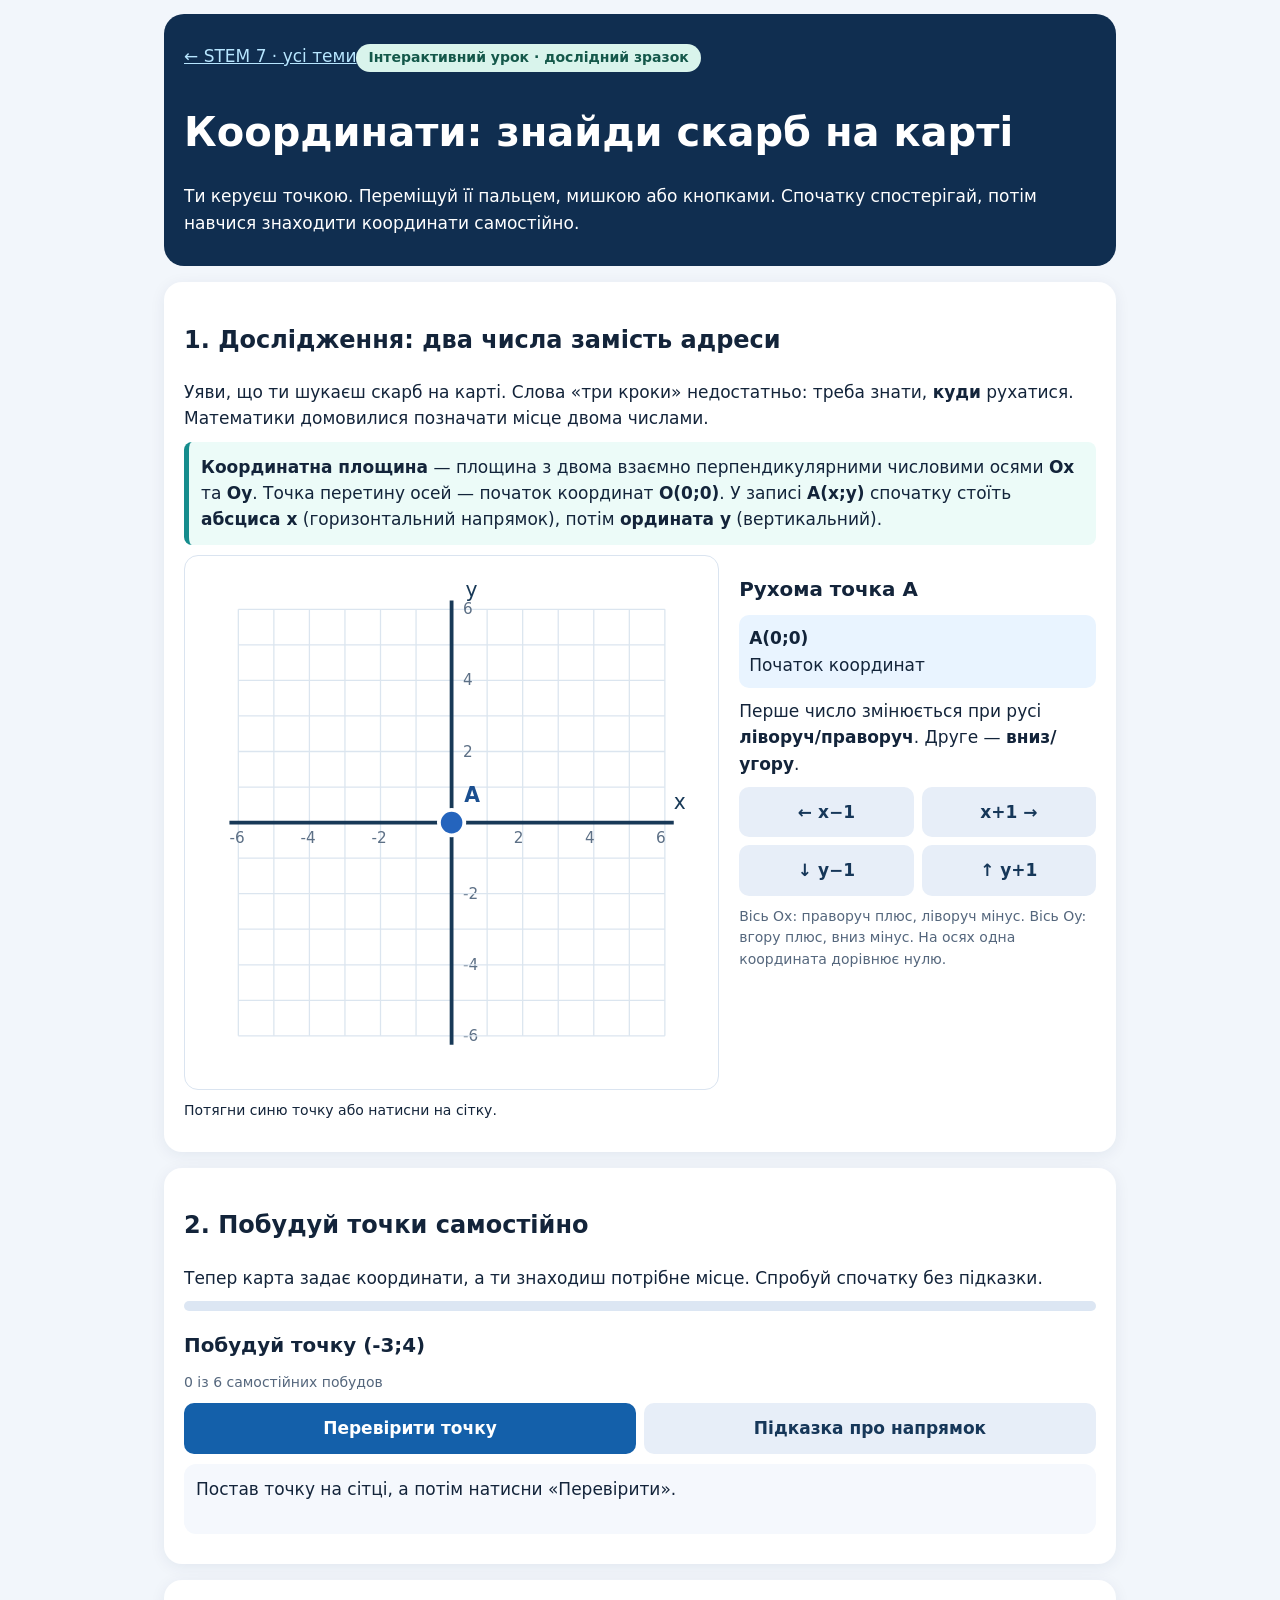
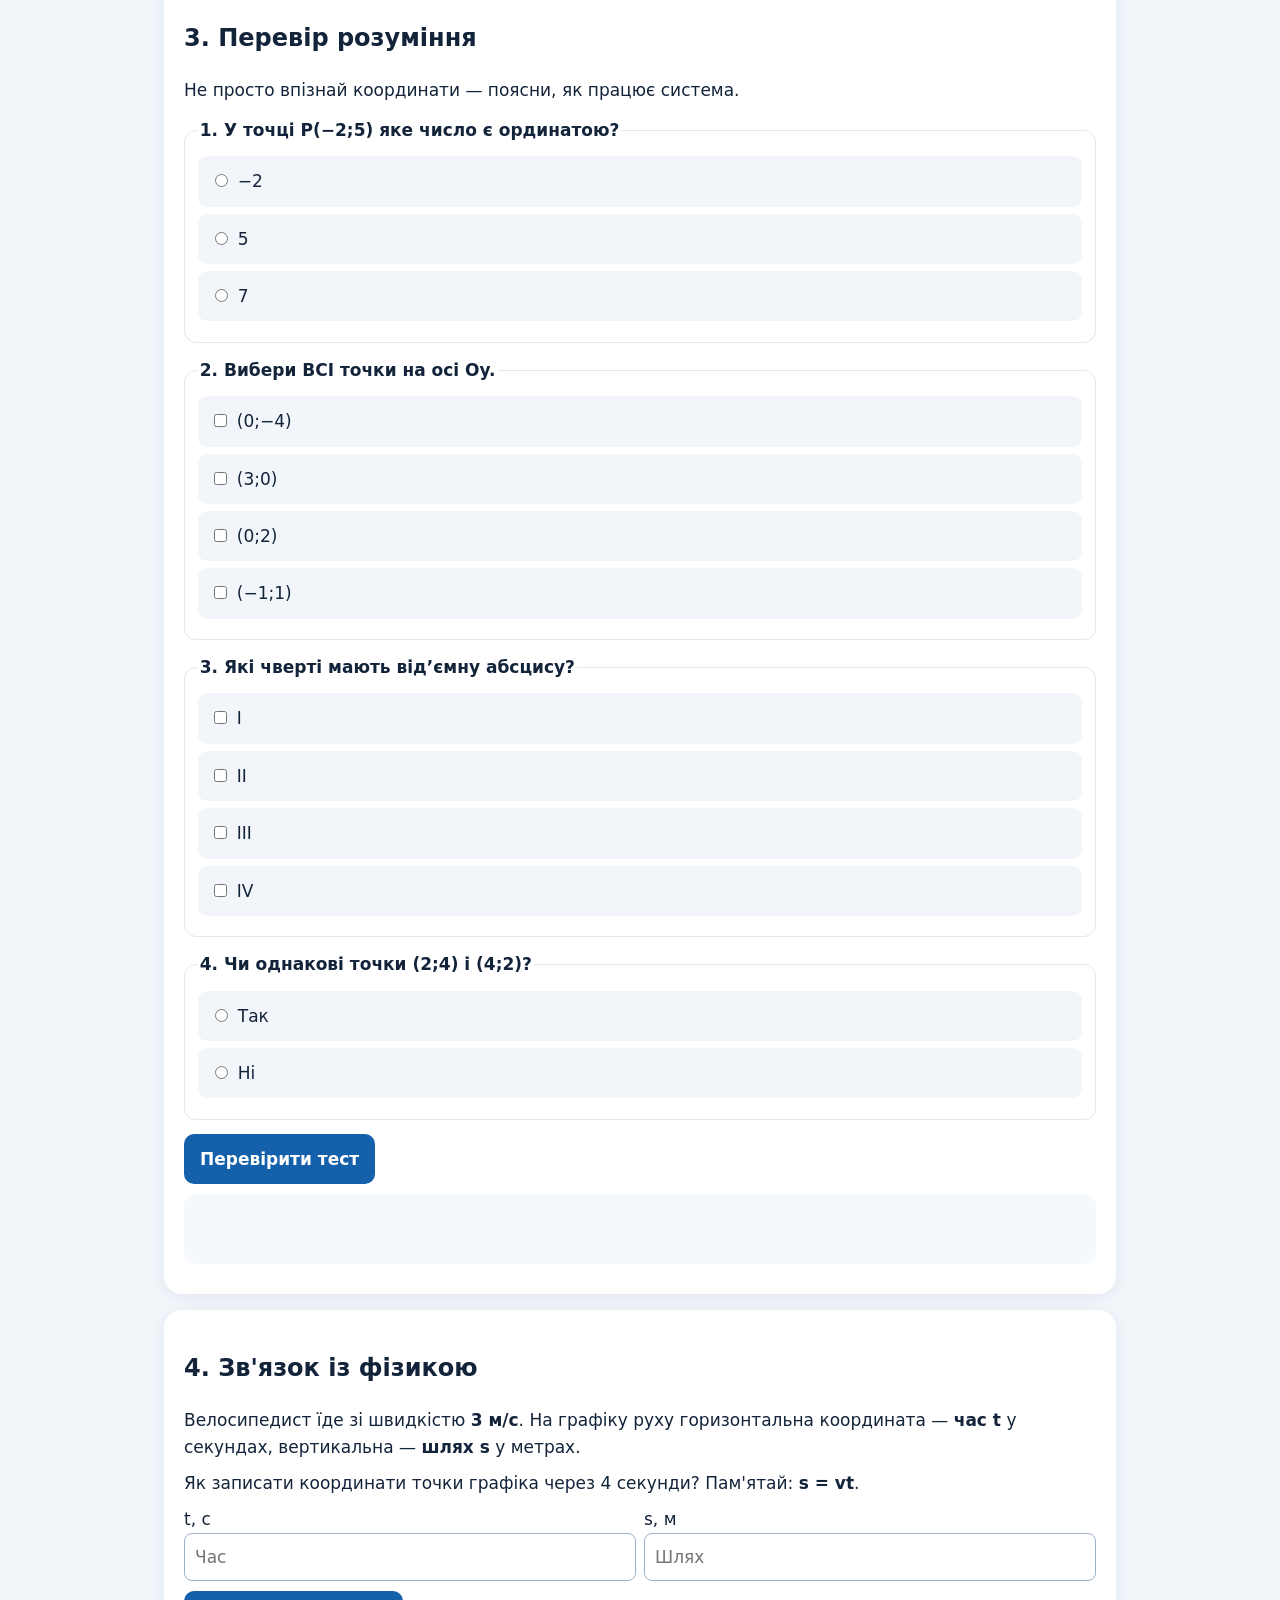
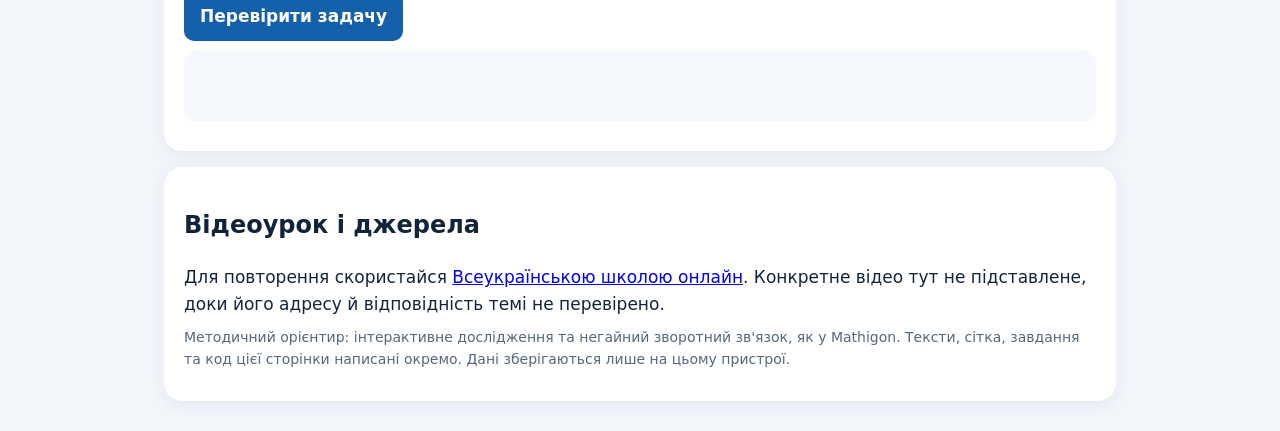
<file: stem7/lab/index.html>
<!doctype html><html lang="uk"><meta charset="utf-8"><meta name="viewport" content="width=device-width,initial-scale=1"><meta name="theme-color" content="#0d2440"><title>Лабораторія координат — STEM 7</title><style>*{box-sizing:border-box}body{margin:0;background:#f2f6fb;color:#13243a;font:17px/1.55 system-ui,-apple-system,sans-serif}main{max-width:980px;margin:auto;padding:14px}.top{background:#102e50;color:white;border-radius:20px;padding:20px}.top a{color:#b7e6ff}.card{background:white;border-radius:18px;padding:20px;margin:16px 0;box-shadow:0 3px 16px #102e5012}h1{font-size:clamp(26px,5vw,40px);line-height:1.2}h2{font-size:24px}h3{margin-bottom:8px}p{margin:10px 0}.note{border-left:5px solid #158c8d;padding:12px;background:#ecfbf8;border-radius:8px}.grid-wrap{display:grid;grid-template-columns:minmax(0,1.2fr) minmax(240px,.8fr);gap:20px;align-items:start}.board{width:100%;max-width:560px;aspect-ratio:1;touch-action:none;display:block;border:1px solid #dae4f0;border-radius:14px;background:#fff}button{background:#1460aa;color:white;border:0;border-radius:10px;padding:12px 16px;font:inherit;font-weight:650;cursor:pointer;min-height:46px}button.secondary{background:#e7eef8;color:#163759}button:focus-visible,input:focus-visible{outline:3px solid #f5a623}button:disabled{opacity:.5}input{font:inherit;border:1px solid #9fb1c9;border-radius:8px;padding:10px;max-width:100%;width:100%}.row{display:flex;gap:8px;flex-wrap:wrap;align-items:center}.row button{flex:1}.stat{background:#e9f4ff;border-radius:10px;padding:10px;margin:10px 0}.feedback{min-height:70px;padding:12px;background:#f5f8fd;border-radius:12px}.good{color:#087047}.bad{color:#a53b24}.pill{display:inline-block;background:#d9f4ec;color:#14584a;border-radius:999px;padding:3px 12px;font-weight:700;font-size:14px}.choice{display:block;padding:12px;background:#f2f6fb;margin:7px 0;border-radius:9px;cursor:pointer}.choice input{width:auto;margin-right:10px}.hidden{display:none!important}.small{font-size:14px;color:#55677d}.meter{height:10px;background:#dce6f3;border-radius:10px;overflow:hidden}.meter>div{height:100%;background:#16957d;transition:width .3s}#plotHint{font-size:14px}svg text{user-select:none}@media(max-width:700px){.grid-wrap{grid-template-columns:1fr}.card{padding:15px}.top{padding:16px}} </style><main><header class="top"><a href="../">← STEM 7 · усі теми</a><p class="pill">Інтерактивний урок · дослідний зразок</p><h1>Координати: знайди скарб на карті</h1><p>Ти керуєш точкою. Переміщуй її пальцем, мишкою або кнопками. Спочатку спостерігай, потім навчися знаходити координати самостійно.</p></header><section class="card"><h2>1. Дослідження: два числа замість адреси</h2><p>Уяви, що ти шукаєш скарб на карті. Слова «три кроки» недостатньо: треба знати, <strong>куди</strong> рухатися. Математики домовилися позначати місце двома числами.</p><p class="note"><b>Координатна площина</b> — площина з двома взаємно перпендикулярними числовими осями <b>Ox</b> та <b>Oy</b>. Точка перетину осей — початок координат <b>O(0;0)</b>. У записі <b>A(x;y)</b> спочатку стоїть <b>абсциса x</b> (горизонтальний напрямок), потім <b>ордината y</b> (вертикальний).</p><div class="grid-wrap"><div><svg id="board" class="board" viewBox="0 0 420 420" role="img" aria-label="Координатна площина з рухомою точкою" tabindex="0"></svg><p id="plotHint">Потягни синю точку або натисни на сітку.</p></div><div><h3>Рухома точка A</h3><div class="stat"><strong id="coords">A(0;0)</strong><br><span id="quadrant">Початок координат</span></div><p>Перше число змінюється при русі <b>ліворуч/праворуч</b>. Друге — <b>вниз/угору</b>.</p><div class="row"><button class="secondary" onclick="move(-1,0)">← x−1</button><button class="secondary" onclick="move(1,0)">x+1 →</button></div><div class="row" style="margin-top:8px"><button class="secondary" onclick="move(0,-1)">↓ y−1</button><button class="secondary" onclick="move(0,1)">↑ y+1</button></div><p class="small">Вісь Ox: праворуч плюс, ліворуч мінус. Вісь Oy: вгору плюс, вниз мінус. На осях одна координата дорівнює нулю.</p></div></div></section><section class="card"><h2>2. Побудуй точки самостійно</h2><p>Тепер карта задає координати, а ти знаходиш потрібне місце. Спробуй спочатку без підказки.</p><div class="meter"><div id="bar" style="width:0"></div></div><h3 id="target">Побудуй A(−3;4)</h3><p class="small" id="progress"></p><div class="row"><button onclick="checkPoint()">Перевірити точку</button><button class="secondary" onclick="hint()">Підказка про напрямок</button></div><p class="feedback" id="feedback" aria-live="polite">Постав точку на сітці, а потім натисни «Перевірити».</p></section><section class="card"><h2>3. Перевір розуміння</h2><p>Не просто впізнай координати — поясни, як працює система.</p><div id="quiz"></div><button onclick="gradeQuiz()">Перевірити тест</button><p id="quizResult" class="feedback" aria-live="polite"></p></section><section class="card"><h2>4. Зв'язок із фізикою</h2><p>Велосипедист їде зі швидкістю <b>3 м/с</b>. На графіку руху горизонтальна координата — <b>час t</b> у секундах, вертикальна — <b>шлях s</b> у метрах.</p><p>Як записати координати точки графіка через 4 секунди? Пам'ятай: <b>s = vt</b>.</p><div class="row"><label style="flex:1">t, с<input id="time" inputmode="numeric" placeholder="Час"></label><label style="flex:1">s, м<input id="distance" inputmode="numeric" placeholder="Шлях"></label></div><p><button onclick="checkPhysics()">Перевірити задачу</button></p><p id="physicsFeedback" class="feedback"></p></section><section class="card"><h2>Відеоурок і джерела</h2><p>Для повторення скористайся <a href="https://lms.e-school.net.ua/" target="_blank" rel="noopener">Всеукраїнською школою онлайн</a>. Конкретне відео тут не підставлене, доки його адресу й відповідність темі не перевірено.</p><p class="small">Методичний орієнтир: інтерактивне дослідження та негайний зворотний зв'язок, як у Mathigon. Тексти, сітка, завдання та код цієї сторінки написані окремо. Дані зберігаються лише на цьому пристрої.</p></section></main><script>
'use strict';
const KEY='stem7_lab_coordinate_v1',tasks=[[-3,4],[4,-2],[-4,-3],[0,5],[5,0],[2,3]],questions=[
{q:'У точці P(−2;5) яке число є ординатою?',a:['−2','5','7'],right:[1],explain:'Ордината — друга координата y, тут це 5.'},
{q:'Вибери ВСІ точки на осі Oy.',a:['(0;−4)','(3;0)','(0;2)','(−1;1)'],right:[0,2],explain:'На осі Oy перша координата x дорівнює нулю.'},
{q:'Які чверті мають від’ємну абсцису?',a:['I','II','III','IV'],right:[1,2],explain:'Ліворуч від осі Oy розташовані II і III чверті.'},
{q:'Чи однакові точки (2;4) і (4;2)?',a:['Так','Ні'],right:[1],explain:'Порядок координат змінює місце точки.'}
];let st;try{st=JSON.parse(localStorage.getItem(KEY))||{}}catch(e){st={}}st.step=Math.min(tasks.length,Math.max(0,st.step||0));st.errors=st.errors||[];st.attempts=st.attempts||{};let x=0,y=0;const svg=document.getElementById('board'),NS='http://www.w3.org/2000/svg';
function el(tag,attrs,parent=svg){let n=document.createElementNS(NS,tag);for(let k in attrs)n.setAttribute(k,attrs[k]);parent.appendChild(n);return n}
function draw(){svg.replaceChildren();for(let i=-6;i<=6;i++){let p=210+i*28;el('line',{x1:p,y1:42,x2:p,y2:378,stroke:'#dbe5ef'});el('line',{x1:42,y1:p,x2:378,y2:p,stroke:'#dbe5ef'});if(i&&i%2===0){let a=el('text',{x:p-7,y:226,fill:'#5d7086','font-size':12});a.textContent=i;let b=el('text',{x:219,y:214-i*28,fill:'#5d7086','font-size':12});b.textContent=i}}el('line',{x1:35,y1:210,x2:385,y2:210,stroke:'#183957','stroke-width':3});el('line',{x1:210,y1:385,x2:210,y2:35,stroke:'#183957','stroke-width':3});let ax=el('text',{x:385,y:199,fill:'#183957','font-size':16});ax.textContent='x';let ay=el('text',{x:221,y:32,fill:'#183957','font-size':16});ay.textContent='y';el('line',{x1:210,y1:210,x2:210+x*28,y2:210,stroke:'#e89a2c','stroke-width':5,'stroke-linecap':'round'});el('line',{x1:210+x*28,y1:210,x2:210+x*28,y2:210-y*28,stroke:'#1a9b88','stroke-width':5,'stroke-linecap':'round'});el('circle',{cx:210+x*28,cy:210-y*28,r:10,fill:'#2464bd',stroke:'white','stroke-width':3});let lab=el('text',{x:220+x*28,y:194-y*28,fill:'#1b4f90','font-weight':700,'font-size':16});lab.textContent='A';document.getElementById('coords').textContent='A('+x+';'+y+')';document.getElementById('quadrant').textContent=x===0&&y===0?'Початок координат':x===0?'Точка на осі Oy':y===0?'Точка на осі Ox':x>0?(y>0?'I чверть':'IV чверть'):(y>0?'II чверть':'III чверть')}
function setPoint(a,b){x=Math.max(-6,Math.min(6,a));y=Math.max(-6,Math.min(6,b));draw()}function move(dx,dy){setPoint(x+dx,y+dy)}function pick(ev){let rect=svg.getBoundingClientRect(),px=(ev.clientX-rect.left)*420/rect.width,py=(ev.clientY-rect.top)*420/rect.height;setPoint(Math.round((px-210)/28),Math.round((210-py)/28))}svg.addEventListener('pointerdown',e=>{svg.setPointerCapture(e.pointerId);pick(e)});svg.addEventListener('pointermove',e=>{if(e.buttons)pick(e)});svg.addEventListener('keydown',e=>{let m={ArrowLeft:[-1,0],ArrowRight:[1,0],ArrowUp:[0,1],ArrowDown:[0,-1]};if(m[e.key]){e.preventDefault();move(...m[e.key])}});function persist(){try{localStorage.setItem(KEY,JSON.stringify(st))}catch(e){}}function renderStep(){document.getElementById('target').textContent=st.step<tasks.length?'Побудуй точку ('+tasks[st.step].join(';')+')':'Усі шість точок побудовано!';document.getElementById('progress').textContent=st.step+' із '+tasks.length+' самостійних побудов';document.getElementById('bar').style.width=(st.step/tasks.length*100)+'%'}function checkPoint(){let f=document.getElementById('feedback');if(st.step>=tasks.length){f.textContent='Тренування завершено. Переходь до тесту.';return}let [tx,ty]=tasks[st.step],n=st.step;st.attempts[n]=(st.attempts[n]||0)+1;if(x===tx&&y===ty){f.className='feedback good';f.textContent='✓ Точка правильна! '+(st.attempts[n]===1?'Побудовано самостійно з першої спроби.':'Знайдено після перевірки — цю навичку варто повторити.');st.step++;persist();renderStep()}else{let err=x!==tx?'x':'y';st.errors.push({task:n,axis:err,time:Date.now()});f.className='feedback bad';f.textContent=x!==tx?'Перевір горизонтальну координату x. Ти поставив x='+x+', а в умові x='+tx+'.':'Абсциса правильна! Перевір вертикальну координату y.';persist()}}function hint(){if(st.step>=tasks.length)return;let [tx,ty]=tasks[st.step];document.getElementById('feedback').textContent='Почни з (0;0). Спершу рухайся '+(tx<0?'ліворуч':tx>0?'праворуч':'не змінюючи x')+', потім '+(ty<0?'вниз':ty>0?'угору':'не змінюючи y')+'.'}function renderQuiz(){document.getElementById('quiz').innerHTML=questions.map((q,i)=>'<fieldset style="border:1px solid #e0e8f2;border-radius:12px;margin:14px 0"><legend><b>'+(i+1)+'. '+q.q+'</b></legend>'+q.a.map((v,j)=>'<label class="choice"><input name="q'+i+'" type="'+(q.right.length>1?'checkbox':'radio')+'" value="'+j+'">'+v+'</label>').join('')+'<p class="small" id="ex'+i+'"></p></fieldset>').join('')}function gradeQuiz(){let score=0,weak=[];questions.forEach((q,i)=>{let chosen=[...document.querySelectorAll('[name=q'+i+']:checked')].map(e=>Number(e.value)),ok=chosen.length===q.right.length&&chosen.every(v=>q.right.includes(v));if(ok)score++;else weak.push(i);let e=document.getElementById('ex'+i);e.textContent=(ok?'✓ ':'✗ ')+q.explain;e.className=ok?'good':'bad'});st.quiz={score,weak,at:Date.now()};persist();document.getElementById('quizResult').textContent='Результат '+score+'/4. '+(weak.length?'Повтори запитання '+weak.map(i=>i+1).join(', ')+'.':'Усі відповіді правильні!')}function checkPhysics(){let t=document.getElementById('time').value.trim(),s=document.getElementById('distance').value.trim(),ok=t==='4'&&s==='12';document.getElementById('physicsFeedback').textContent=ok?'✓ Так! Координати (4;12): за 4 секунди пройдено 12 метрів.':'Підказка: t=4, s=3·t. Яка величина відкладається по вертикалі?';st.physics=ok;persist()}draw();renderStep();renderQuiz();
</script></html>
</file>
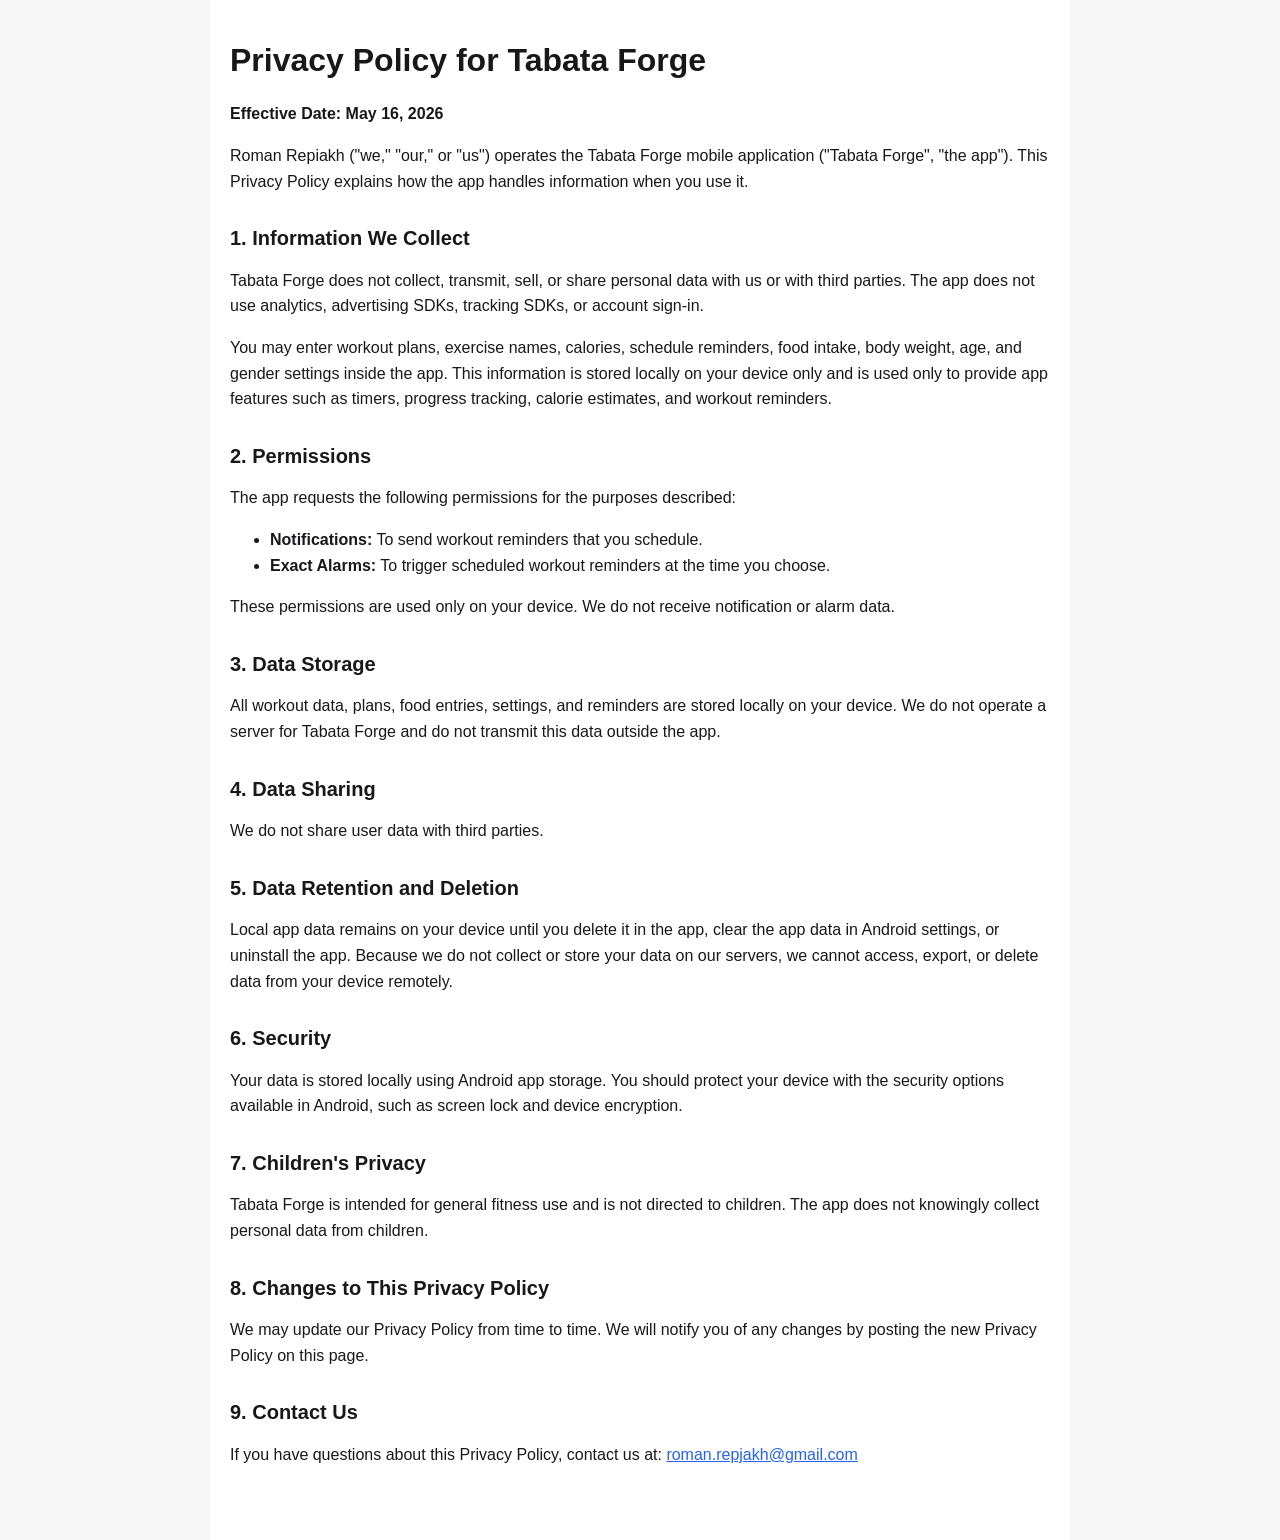
<file: privacy-policy.html>
<!doctype html>
<html lang="en">
<head>
  <meta charset="utf-8">
  <meta name="viewport" content="width=device-width, initial-scale=1">
  <title>Privacy Policy for Tabata Forge</title>
  <style>
    :root {
      color-scheme: light dark;
      font-family: Arial, Helvetica, sans-serif;
      line-height: 1.6;
    }
    body {
      margin: 0;
      background: #f7f7f8;
      color: #18181b;
    }
    main {
      max-width: 820px;
      margin: 0 auto;
      padding: 40px 20px 56px;
      background: #ffffff;
      min-height: 100vh;
    }
    h1, h2 {
      line-height: 1.25;
    }
    h1 {
      margin-top: 0;
      font-size: 2rem;
    }
    h2 {
      margin-top: 2rem;
      font-size: 1.25rem;
    }
    a {
      color: #2563eb;
    }
    @media (prefers-color-scheme: dark) {
      body {
        background: #09090b;
        color: #f4f4f5;
      }
      main {
        background: #18181b;
      }
      a {
        color: #93c5fd;
      }
    }
  </style>
</head>
<body>
  <main>
    <h1>Privacy Policy for Tabata Forge</h1>
    <p><strong>Effective Date: May 16, 2026</strong></p>
    <p>Roman Repiakh ("we," "our," or "us") operates the Tabata Forge mobile application ("Tabata Forge", "the app"). This Privacy Policy explains how the app handles information when you use it.</p>

    <h2>1. Information We Collect</h2>
    <p>Tabata Forge does not collect, transmit, sell, or share personal data with us or with third parties. The app does not use analytics, advertising SDKs, tracking SDKs, or account sign-in.</p>
    <p>You may enter workout plans, exercise names, calories, schedule reminders, food intake, body weight, age, and gender settings inside the app. This information is stored locally on your device only and is used only to provide app features such as timers, progress tracking, calorie estimates, and workout reminders.</p>

    <h2>2. Permissions</h2>
    <p>The app requests the following permissions for the purposes described:</p>
    <ul>
      <li><strong>Notifications:</strong> To send workout reminders that you schedule.</li>
      <li><strong>Exact Alarms:</strong> To trigger scheduled workout reminders at the time you choose.</li>
    </ul>
    <p>These permissions are used only on your device. We do not receive notification or alarm data.</p>

    <h2>3. Data Storage</h2>
    <p>All workout data, plans, food entries, settings, and reminders are stored locally on your device. We do not operate a server for Tabata Forge and do not transmit this data outside the app.</p>

    <h2>4. Data Sharing</h2>
    <p>We do not share user data with third parties.</p>

    <h2>5. Data Retention and Deletion</h2>
    <p>Local app data remains on your device until you delete it in the app, clear the app data in Android settings, or uninstall the app. Because we do not collect or store your data on our servers, we cannot access, export, or delete data from your device remotely.</p>

    <h2>6. Security</h2>
    <p>Your data is stored locally using Android app storage. You should protect your device with the security options available in Android, such as screen lock and device encryption.</p>

    <h2>7. Children's Privacy</h2>
    <p>Tabata Forge is intended for general fitness use and is not directed to children. The app does not knowingly collect personal data from children.</p>

    <h2>8. Changes to This Privacy Policy</h2>
    <p>We may update our Privacy Policy from time to time. We will notify you of any changes by posting the new Privacy Policy on this page.</p>

    <h2>9. Contact Us</h2>
    <p>If you have questions about this Privacy Policy, contact us at: <a href="mailto:roman.repjakh@gmail.com">roman.repjakh@gmail.com</a></p>
  </main>
</body>
</html>
</file>
<file: class2/lessons/lessons.css>
.c2-lesson{font-size:18px;line-height:1.6}.c2-lesson h1{font-size:30px;line-height:1.25}.c2-goal{font-size:20px}.c2-block{border:1px solid #dfe5ee;border-radius:18px;padding:18px;margin:20px 0}.c2-block h2{font-size:24px;line-height:1.3}.c2-rule{padding:14px;background:#eef3ff;border-left:4px solid #4b63d3;border-radius:8px}.c2-range{display:block;font-weight:700;margin:16px 0}.c2-range input{display:block;width:100%;min-height:48px}.c2-options,.c2-tokens{display:flex;gap:10px;flex-wrap:wrap;margin:12px 0}.c2-options button,.c2-tokens button{background:#f0f4ff;color:#172033;border:2px solid #d3ddf4;min-height:48px;font-size:18px;text-align:left}.c2-tokens button:disabled{opacity:.45}.c2-prompt{font-size:23px;font-weight:700}.c2-lesson svg{display:block;width:100%;max-width:540px;margin:auto}.c2-mission{background:#fff9e9}.c2-canvas{display:grid;grid-template-columns:repeat(4,1fr);gap:8px;margin:16px 0}.c2-canvas button{min-height:62px;border:2px solid #abb9d5}.c2-nav{display:flex;gap:8px;justify-content:space-between;flex-wrap:wrap;margin-top:20px}.c2-mobile{display:none}.c2-desktop{max-height:70vh;overflow:auto}.c2-current{border:2px solid #4b63d3!important}.c2-block .answer input{min-width:0;width:100%}.c2-reading{background:#fffdf2;padding:18px;border-radius:12px;font-size:21px;line-height:1.8}.c2-lesson details summary{cursor:pointer;font-weight:700}.c2-lesson a{overflow-wrap:anywhere}.c2-labels{display:flex;gap:10px;flex-wrap:wrap}.c2-label{background:#eaf6ee;border:1px solid #b8d8c2;padding:10px;border-radius:10px}.c2-lesson [hidden]{display:none!important}@media(max-width:760px){body>header{position:static}.head{display:block}.head .brand .small{display:none}.head .actions{margin-top:10px;display:grid;grid-template-columns:repeat(3,minmax(0,1fr))}.head .actions button{min-width:0;font-size:12px;min-height:44px;padding:7px}.c2-mobile{display:block}.c2-mobile select{width:100%;font-size:16px;padding:12px;min-height:48px;border-radius:10px;border:1px solid #b8c5de}.c2-desktop{display:none}.c2-block{padding:12px}.c2-lesson h1{font-size:27px}.c2-lesson{padding:14px}.c2-block .answer{display:block}.c2-block .answer button{margin-top:8px;min-height:48px;font-size:17px}.c2-options{display:grid;grid-template-columns:1fr}.c2-lesson .question{padding:12px}.c2-reading{padding:12px}}
.course>.side{grid-column:auto}.course>article{min-width:0}.c2-block .answer input{flex-basis:140px}.c2-canvas button:focus-visible{outline:3px solid #172033;outline-offset:2px}
</file>
<file: stem7/lessons/lessons.css>
.rb-block{margin:20px 0;padding:18px;border:1px solid #dce3ed;border-radius:16px;background:#fff}.rb-block p,.rb-block li{line-height:1.65}.rb-lead{font-size:18px;line-height:1.6}.rb-controls{display:flex;gap:18px;flex-wrap:wrap;margin:14px 0}.rb-controls label{flex:1;min-width:160px;font-weight:700}.rb-controls input{display:block;width:100%;min-height:44px}.rb-model{max-width:640px;margin:14px auto}.rb-model svg{display:block;width:100%;height:auto}.rb-choice{display:flex;gap:10px;align-items:flex-start;padding:12px;background:#f5f7fc;margin:6px 0;border-radius:8px}.rb-choice input{width:20px;height:20px;flex:0 0 20px}.rb-ok{padding:12px;background:#eaf8f2;color:#126443;border-radius:10px}.rb-bad{padding:12px;background:#fff2ec;color:#883814;border-radius:10px}.rb-mission{background:#f6fbf8}.rb-block fieldset{min-width:0}.rb-block legend{white-space:normal;max-width:100%;line-height:1.5}.rb-block .worked-example{line-height:1.7}.rb-lesson [hidden]{display:none!important}@media(max-width:600px){.rb-block{padding:12px}.rb-lesson h1{font-size:28px}.rb-controls{display:block}.rb-controls label{display:block;margin:12px 0}}
.rb-lesson .q input[type="checkbox"]{width:20px;padding:0}
@media(max-width:600px){
 body>header{position:static;padding:10px 12px}
 body>header .head{display:block}
 body>header .brand b{font-size:18px}
 body>header .brand .small{display:none}
 body>header .head .actions{display:grid;grid-template-columns:repeat(3,minmax(0,1fr));gap:6px;margin-top:8px}
 body>header .head .actions button{width:auto;min-width:0;min-height:42px;font-size:11px;padding:6px}
 body>header .head .actions .header-reset{white-space:normal!important;font-size:11px!important;padding:6px!important;min-height:42px!important}
}
.rb-block select{max-width:100%;min-width:0;padding:12px;font-size:16px;border:1px solid #c8d0dc;border-radius:10px;background:#fff;color:#142033}.rb-block .answer-row{flex-wrap:wrap}.rb-block [data-ns-pick]{min-height:48px;white-space:normal}.rb-lesson{min-width:0}.rb-model text{font-family:system-ui,sans-serif}
</file>
